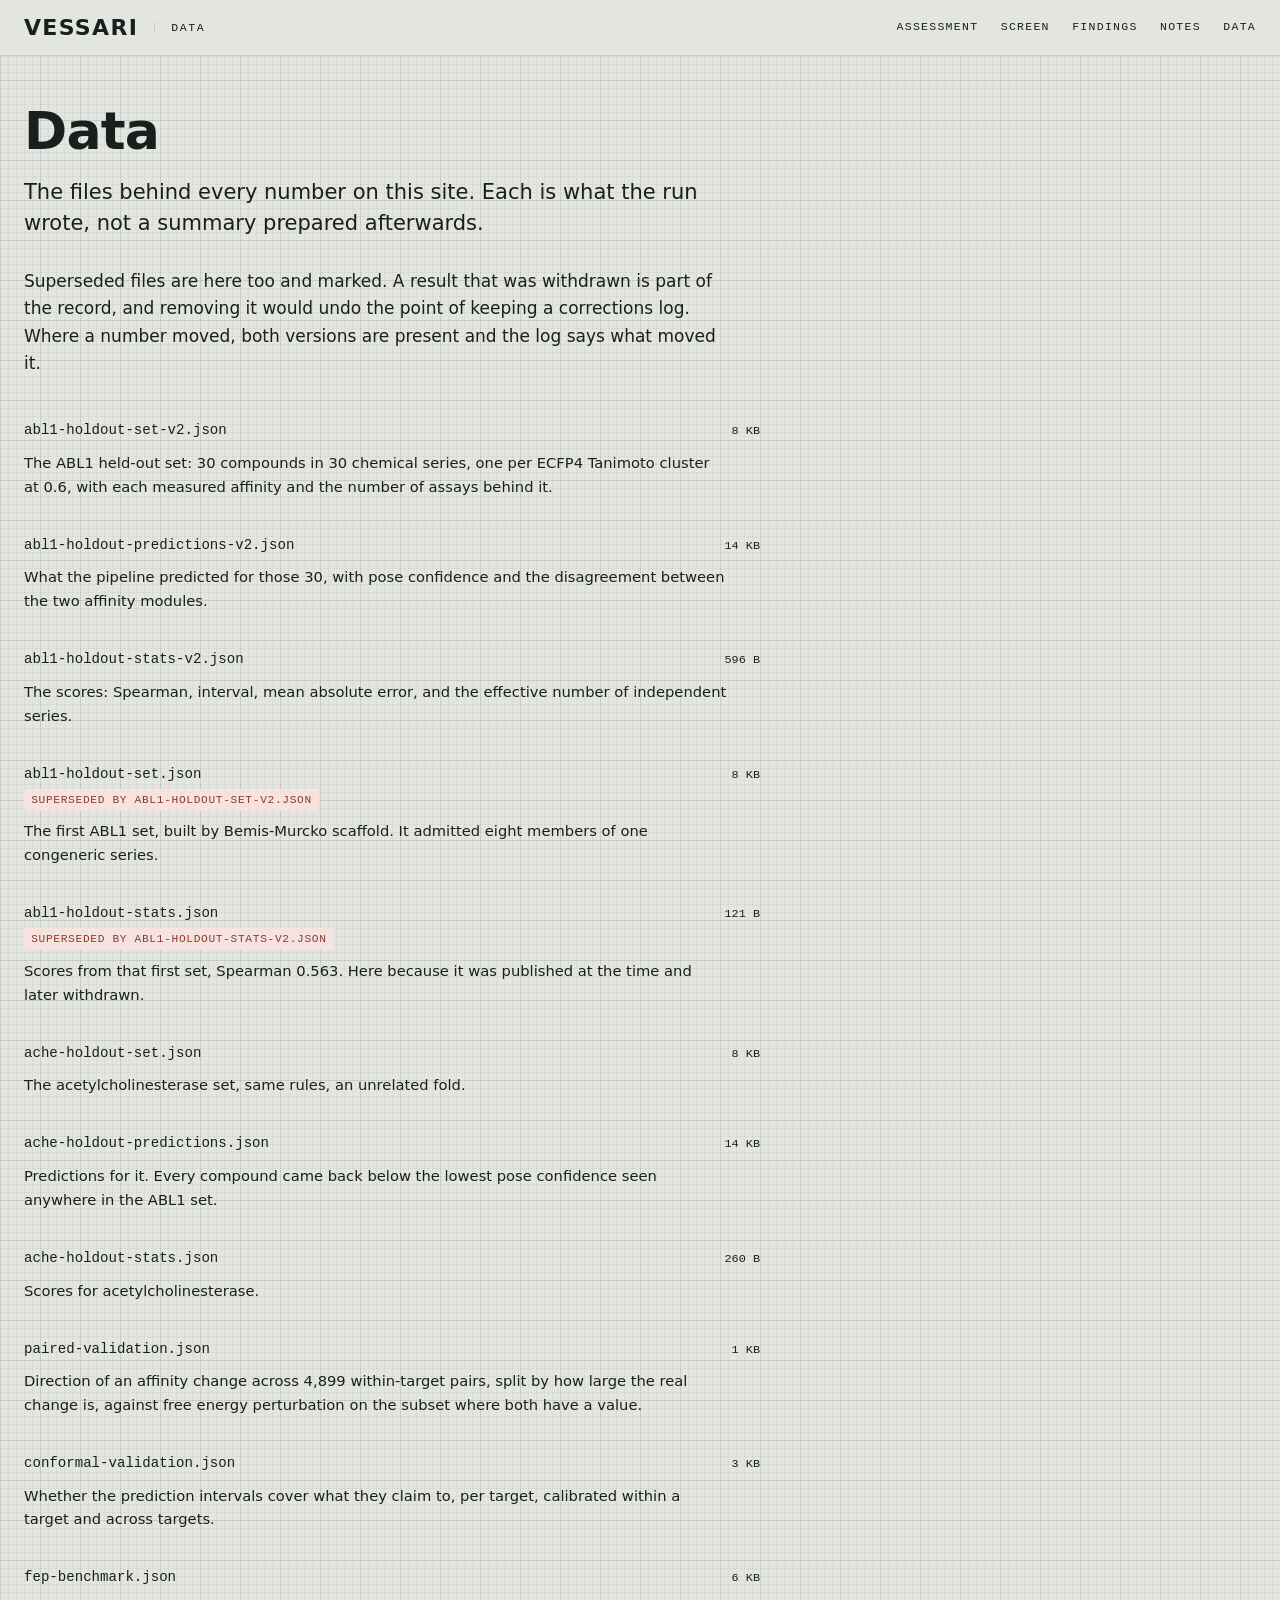
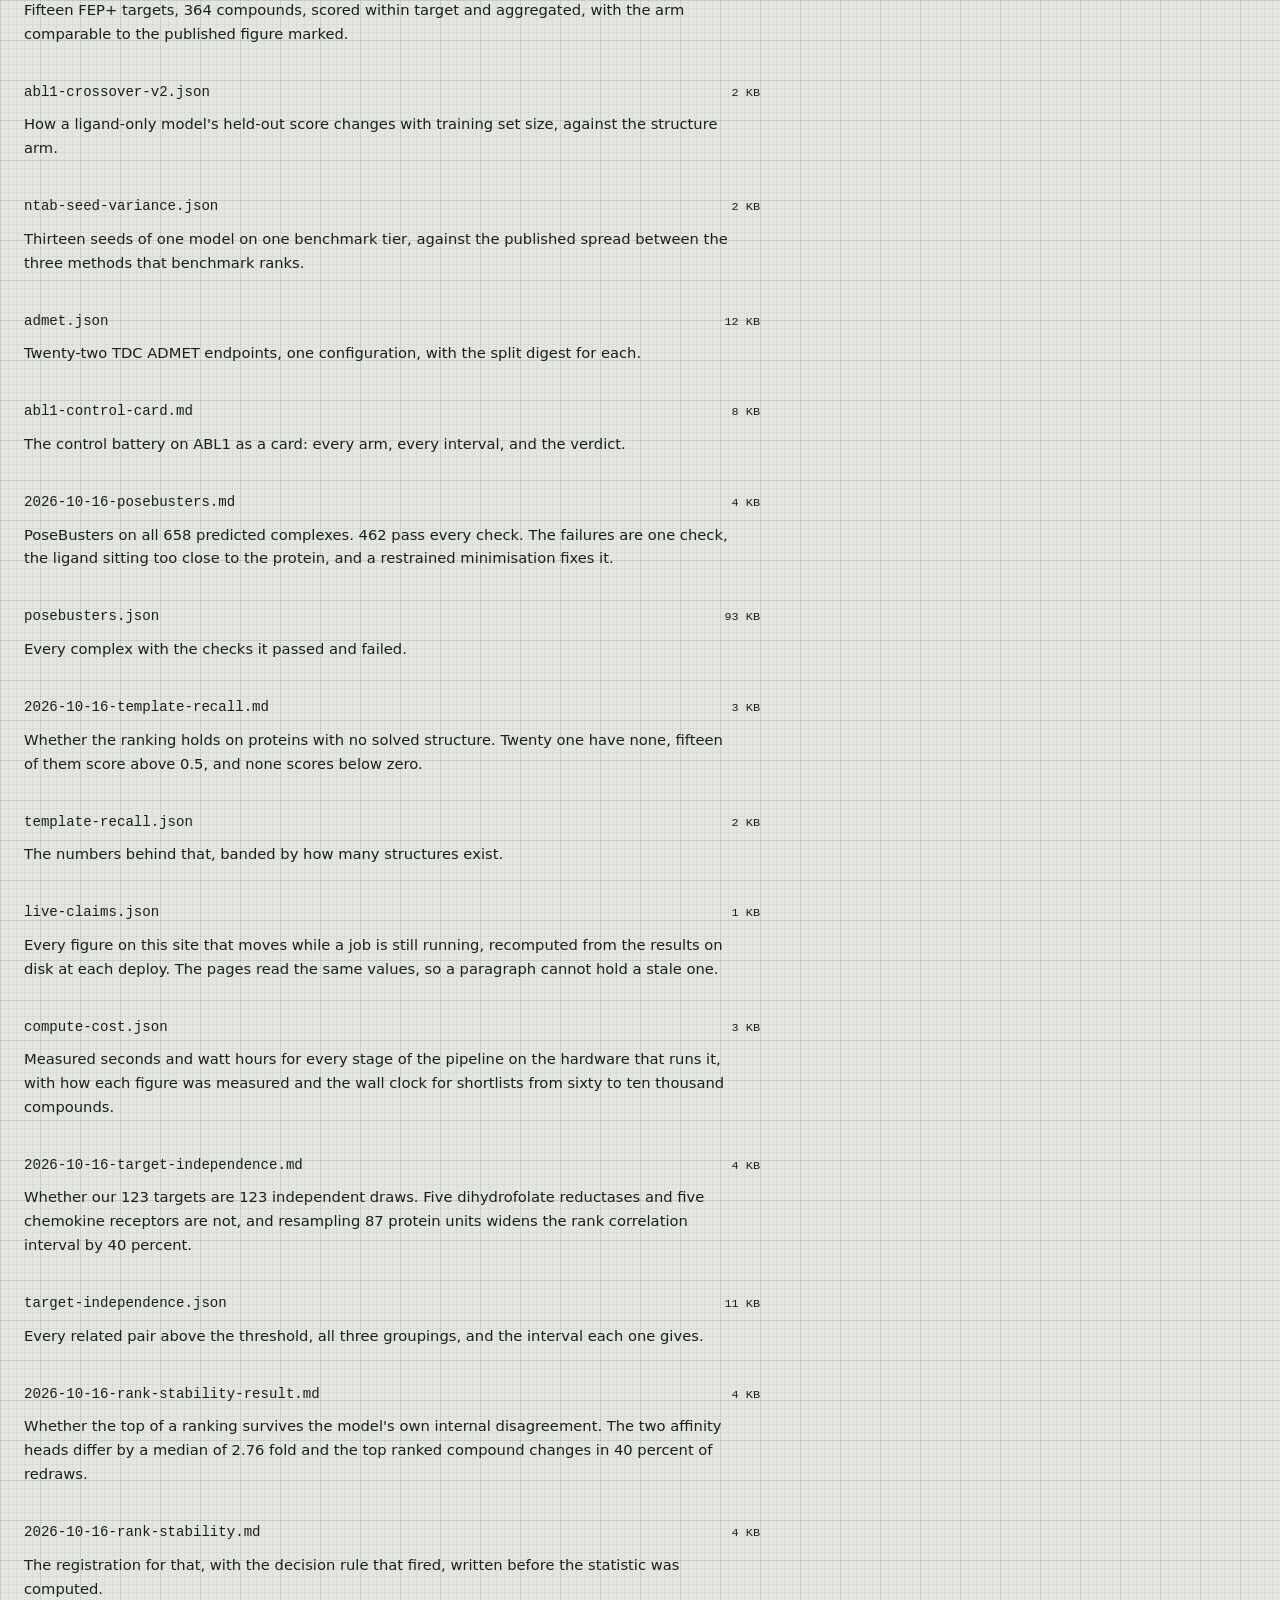
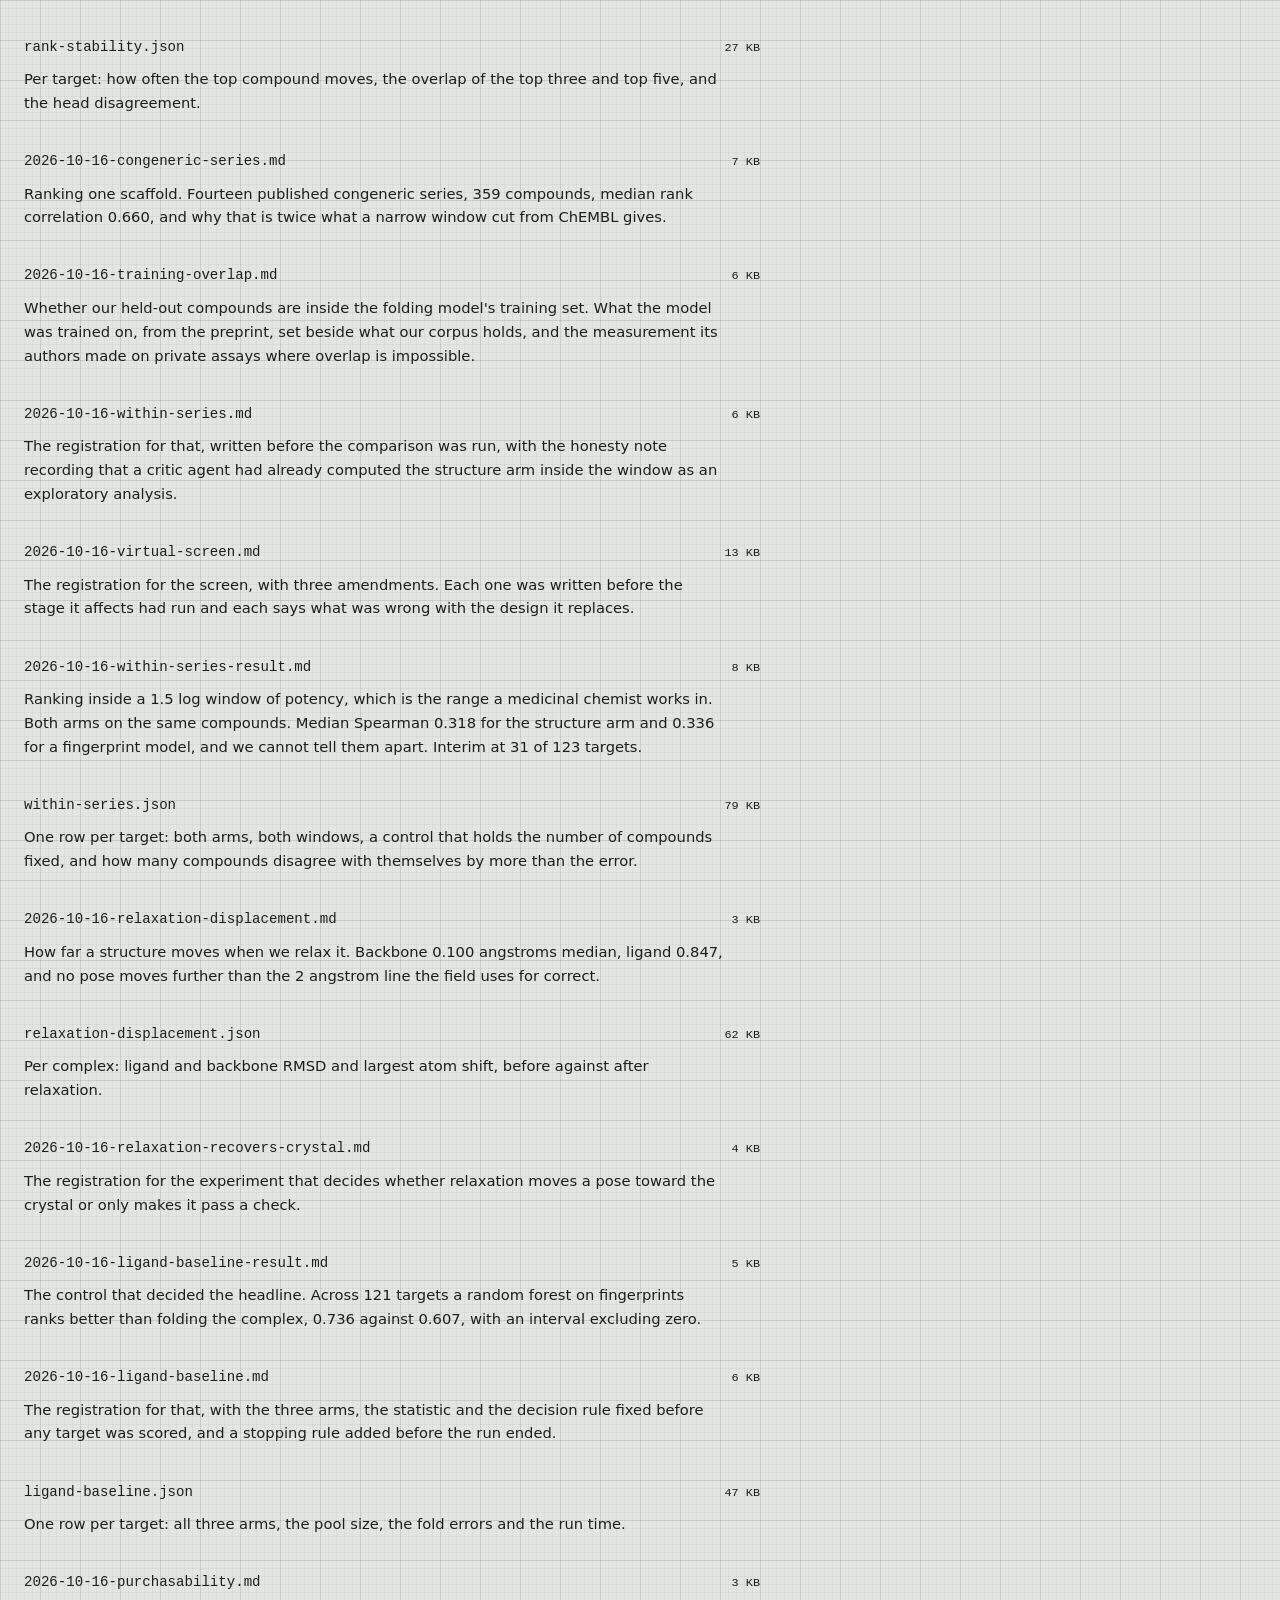
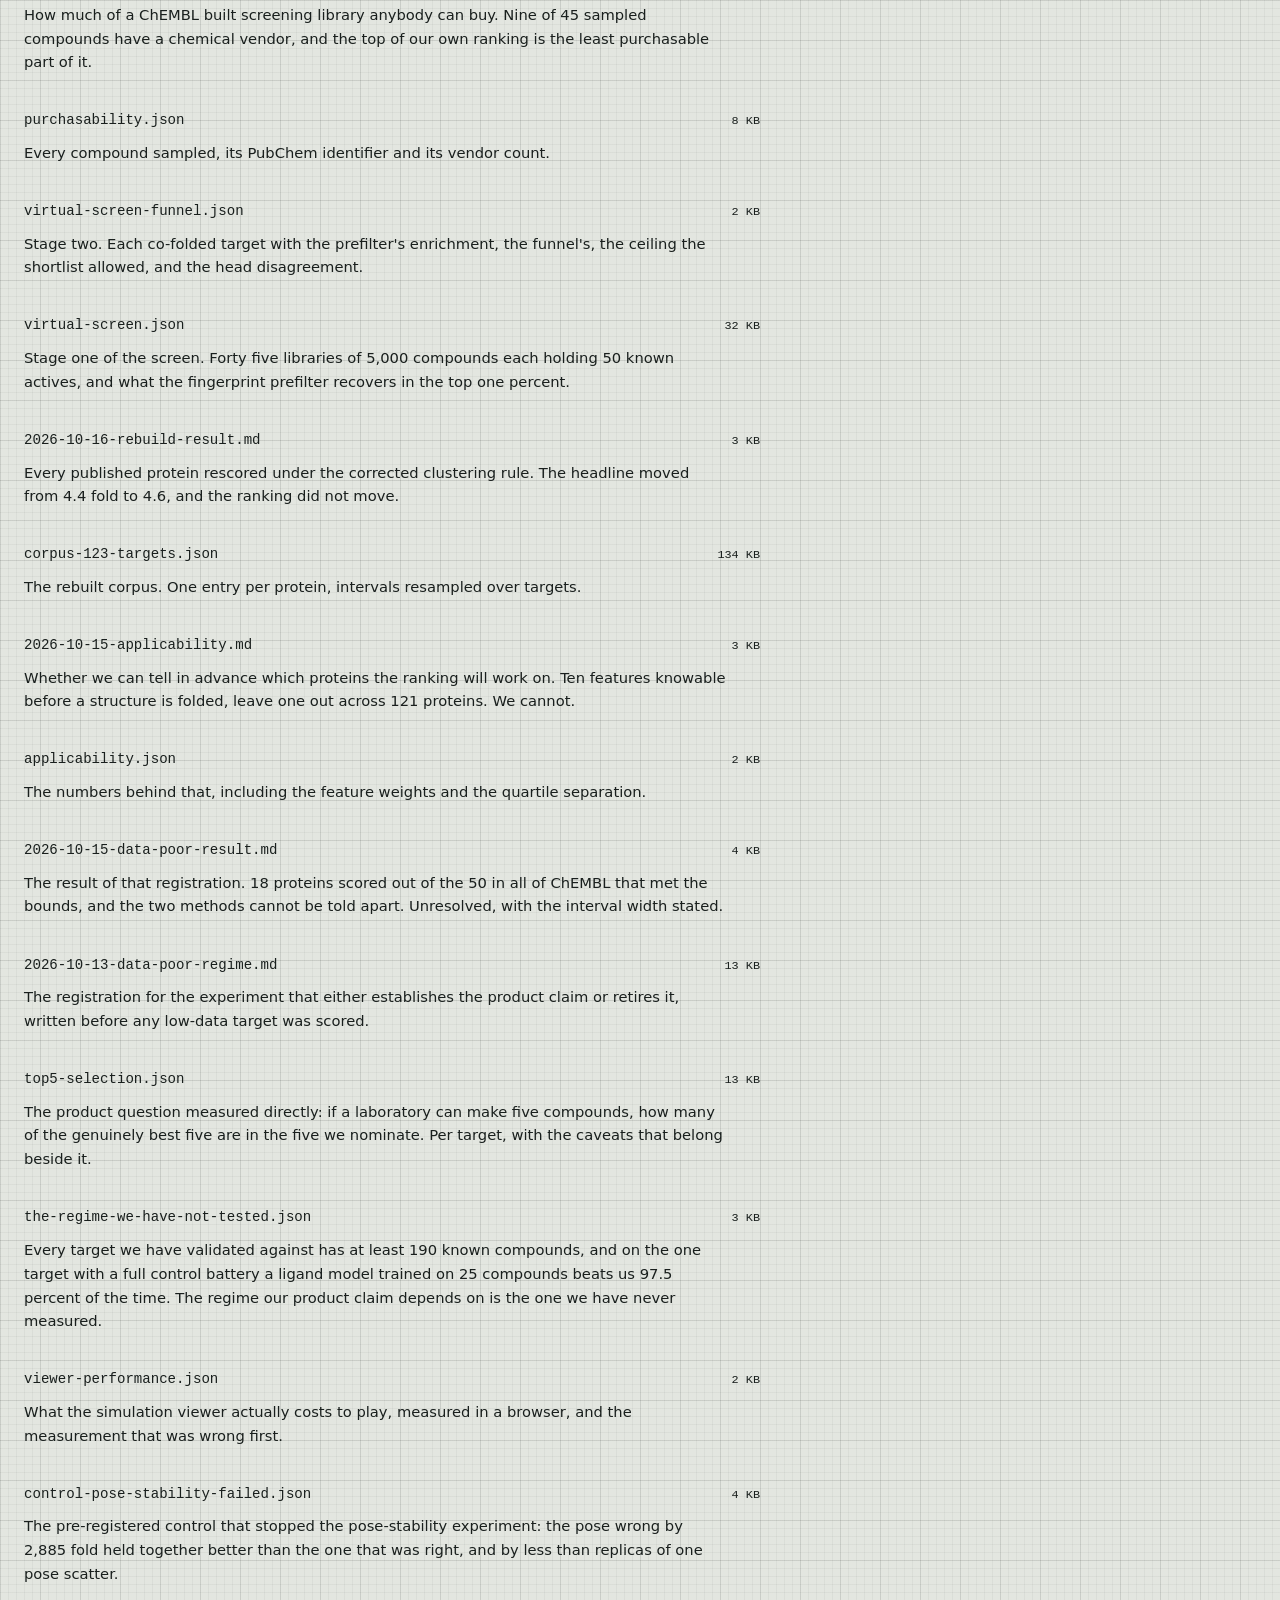
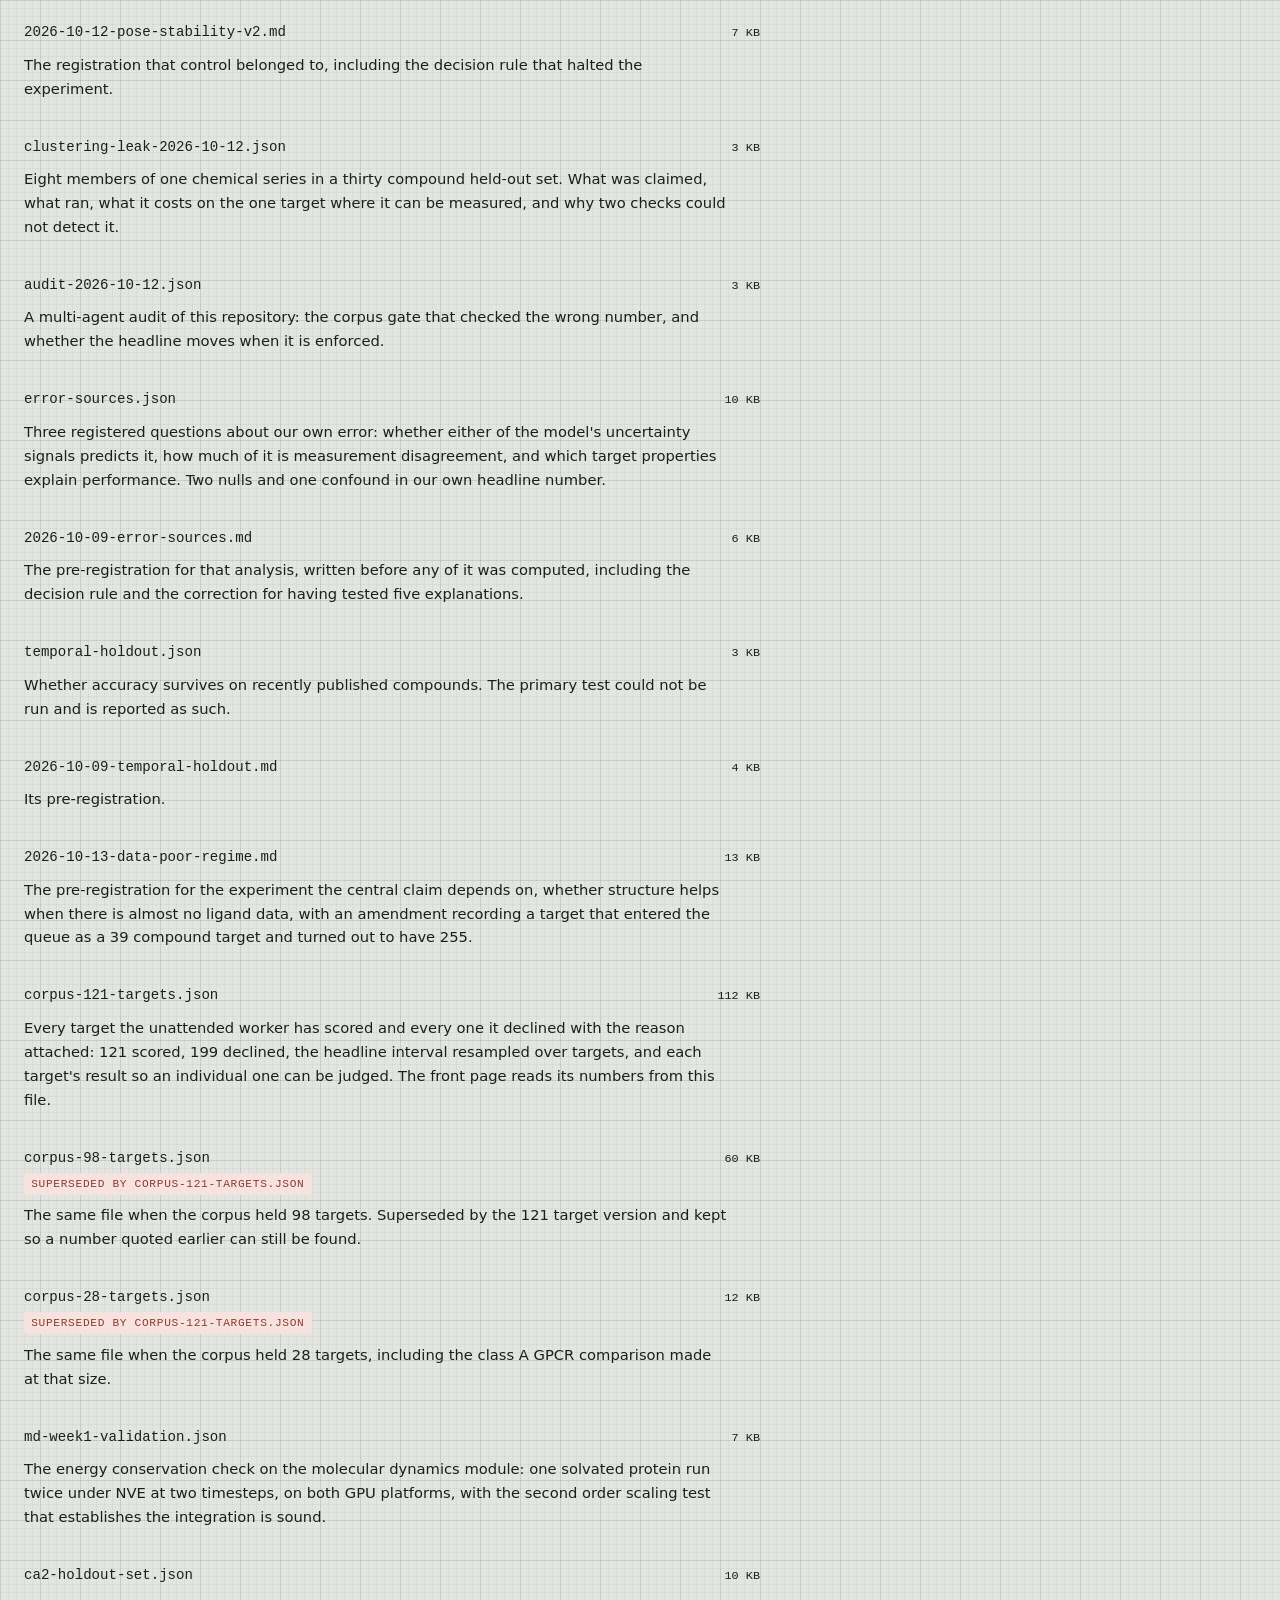
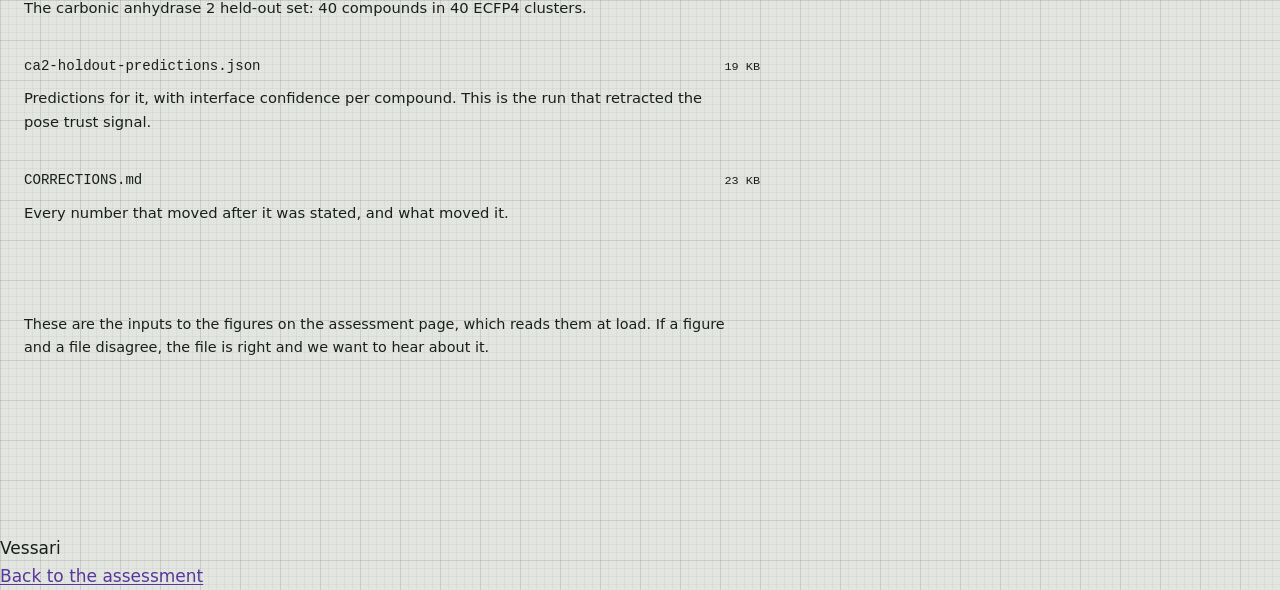
<file: data/index.html>
<!doctype html>
<html lang="en">
<head>
<meta charset="utf-8">
<meta http-equiv="Content-Security-Policy" content="
  default-src 'none'; script-src 'none';
  style-src 'self' 'unsafe-inline' https://fonts.googleapis.com;
  font-src 'self' https://fonts.gstatic.com data:; img-src 'self' data:;
  connect-src 'self'; base-uri 'none'; form-action 'none'; object-src 'none'">
<meta name="referrer" content="no-referrer">
<meta name="viewport" content="width=device-width, initial-scale=1">
<title>Data, Vessari</title>
<meta name="description" content="The result files behind every number on this site, including the ones that were withdrawn.">
<link rel="preconnect" href="https://fonts.googleapis.com">
<link rel="preconnect" href="https://fonts.gstatic.com" crossorigin>
<link href="https://fonts.googleapis.com/css2?family=Barlow+Semi+Condensed:wght@500;600&family=DM+Mono:wght@400;500&family=Source+Sans+3:wght@400;600&display=swap" rel="stylesheet">
<link rel="stylesheet" href="../styles.css">
<link rel="stylesheet" href="../findings/findings.css">
</head>
<body>

<header class="masthead">
  <div class="masthead-in">
    <a class="wordmark" href="../">VESSARI</a>
    <span class="masthead-sub">data</span>
    <nav class="topnav" aria-label="Sections">
      <a href="../">assessment</a>
      <a href="../screen/">screen</a>
      <a href="../findings/">findings</a>
      <a href="../notes/">notes</a>
      <a href="./">data</a>
    </nav>
  </div>
</header>

<main class="strip">
  <div class="f-intro">
    <h1 class="h1">Data</h1>
    <p class="lede">The files behind every number on this site. Each is what the
      run wrote, not a summary prepared afterwards.</p>
    <p class="body">Superseded files are here too and marked. A result that was
      withdrawn is part of the record, and removing it would undo the point of
      keeping a corrections log. Where a number moved, both versions are present
      and the log says what moved it.</p>
  </div>

  <ul class="df-list">
  <li class="df">
    <a class="df-name" href="../data-files/abl1-holdout-set-v2.json">abl1-holdout-set-v2.json</a>
    <span class="df-size">8 KB</span>
    <p class="df-desc">The ABL1 held-out set: 30 compounds in 30 chemical series, one per ECFP4 Tanimoto cluster at 0.6, with each measured affinity and the number of assays behind it.</p>
  </li>
  <li class="df">
    <a class="df-name" href="../data-files/abl1-holdout-predictions-v2.json">abl1-holdout-predictions-v2.json</a>
    <span class="df-size">14 KB</span>
    <p class="df-desc">What the pipeline predicted for those 30, with pose confidence and the disagreement between the two affinity modules.</p>
  </li>
  <li class="df">
    <a class="df-name" href="../data-files/abl1-holdout-stats-v2.json">abl1-holdout-stats-v2.json</a>
    <span class="df-size">596 B</span>
    <p class="df-desc">The scores: Spearman, interval, mean absolute error, and the effective number of independent series.</p>
  </li>
  <li class="df df--old">
    <a class="df-name" href="../data-files/abl1-holdout-set.json">abl1-holdout-set.json</a>
    <span class="df-size">8 KB</span>
    <span class="df-flag">superseded by abl1-holdout-set-v2.json</span>
    <p class="df-desc">The first ABL1 set, built by Bemis-Murcko scaffold. It admitted eight members of one congeneric series.</p>
  </li>
  <li class="df df--old">
    <a class="df-name" href="../data-files/abl1-holdout-stats.json">abl1-holdout-stats.json</a>
    <span class="df-size">121 B</span>
    <span class="df-flag">superseded by abl1-holdout-stats-v2.json</span>
    <p class="df-desc">Scores from that first set, Spearman 0.563. Here because it was published at the time and later withdrawn.</p>
  </li>
  <li class="df">
    <a class="df-name" href="../data-files/ache-holdout-set.json">ache-holdout-set.json</a>
    <span class="df-size">8 KB</span>
    <p class="df-desc">The acetylcholinesterase set, same rules, an unrelated fold.</p>
  </li>
  <li class="df">
    <a class="df-name" href="../data-files/ache-holdout-predictions.json">ache-holdout-predictions.json</a>
    <span class="df-size">14 KB</span>
    <p class="df-desc">Predictions for it. Every compound came back below the lowest pose confidence seen anywhere in the ABL1 set.</p>
  </li>
  <li class="df">
    <a class="df-name" href="../data-files/ache-holdout-stats.json">ache-holdout-stats.json</a>
    <span class="df-size">260 B</span>
    <p class="df-desc">Scores for acetylcholinesterase.</p>
  </li>
  <li class="df">
    <a class="df-name" href="../data-files/paired-validation.json">paired-validation.json</a>
    <span class="df-size">1 KB</span>
    <p class="df-desc">Direction of an affinity change across 4,899 within-target pairs, split by how large the real change is, against free energy perturbation on the subset where both have a value.</p>
  </li>
  <li class="df">
    <a class="df-name" href="../data-files/conformal-validation.json">conformal-validation.json</a>
    <span class="df-size">3 KB</span>
    <p class="df-desc">Whether the prediction intervals cover what they claim to, per target, calibrated within a target and across targets.</p>
  </li>
  <li class="df">
    <a class="df-name" href="../data-files/fep-benchmark.json">fep-benchmark.json</a>
    <span class="df-size">6 KB</span>
    <p class="df-desc">Fifteen FEP+ targets, 364 compounds, scored within target and aggregated, with the arm comparable to the published figure marked.</p>
  </li>
  <li class="df">
    <a class="df-name" href="../data-files/abl1-crossover-v2.json">abl1-crossover-v2.json</a>
    <span class="df-size">2 KB</span>
    <p class="df-desc">How a ligand-only model&#x27;s held-out score changes with training set size, against the structure arm.</p>
  </li>
  <li class="df">
    <a class="df-name" href="../data-files/ntab-seed-variance.json">ntab-seed-variance.json</a>
    <span class="df-size">2 KB</span>
    <p class="df-desc">Thirteen seeds of one model on one benchmark tier, against the published spread between the three methods that benchmark ranks.</p>
  </li>
  <li class="df">
    <a class="df-name" href="../data-files/admet.json">admet.json</a>
    <span class="df-size">12 KB</span>
    <p class="df-desc">Twenty-two TDC ADMET endpoints, one configuration, with the split digest for each.</p>
  </li>
  <li class="df">
    <a class="df-name" href="../data-files/abl1-control-card.md">abl1-control-card.md</a>
    <span class="df-size">8 KB</span>
    <p class="df-desc">The control battery on ABL1 as a card: every arm, every interval, and the verdict.</p>
  </li>
  <li class="df">
    <a class="df-name" href="../data-files/2026-10-16-posebusters.md">2026-10-16-posebusters.md</a>
    <span class="df-size">4 KB</span>
    <p class="df-desc">PoseBusters on all 658 predicted complexes. 462 pass every check. The failures are one check, the ligand sitting too close to the protein, and a restrained minimisation fixes it.</p>
  </li>
  <li class="df">
    <a class="df-name" href="../data-files/posebusters.json">posebusters.json</a>
    <span class="df-size">93 KB</span>
    <p class="df-desc">Every complex with the checks it passed and failed.</p>
  </li>
  <li class="df">
    <a class="df-name" href="../data-files/2026-10-16-template-recall.md">2026-10-16-template-recall.md</a>
    <span class="df-size">3 KB</span>
    <p class="df-desc">Whether the ranking holds on proteins with no solved structure. Twenty one have none, fifteen of them score above 0.5, and none scores below zero.</p>
  </li>
  <li class="df">
    <a class="df-name" href="../data-files/template-recall.json">template-recall.json</a>
    <span class="df-size">2 KB</span>
    <p class="df-desc">The numbers behind that, banded by how many structures exist.</p>
  </li>
  <li class="df">
    <a class="df-name" href="../data-files/live-claims.json">live-claims.json</a>
    <span class="df-size">1 KB</span>
    <p class="df-desc">Every figure on this site that moves while a job is still running, recomputed from the results on disk at each deploy. The pages read the same values, so a paragraph cannot hold a stale one.</p>
  </li>
  <li class="df">
    <a class="df-name" href="../data-files/compute-cost.json">compute-cost.json</a>
    <span class="df-size">3 KB</span>
    <p class="df-desc">Measured seconds and watt hours for every stage of the pipeline on the hardware that runs it, with how each figure was measured and the wall clock for shortlists from sixty to ten thousand compounds.</p>
  </li>
  <li class="df">
    <a class="df-name" href="../data-files/2026-10-16-target-independence.md">2026-10-16-target-independence.md</a>
    <span class="df-size">4 KB</span>
    <p class="df-desc">Whether our 123 targets are 123 independent draws. Five dihydrofolate reductases and five chemokine receptors are not, and resampling 87 protein units widens the rank correlation interval by 40 percent.</p>
  </li>
  <li class="df">
    <a class="df-name" href="../data-files/target-independence.json">target-independence.json</a>
    <span class="df-size">11 KB</span>
    <p class="df-desc">Every related pair above the threshold, all three groupings, and the interval each one gives.</p>
  </li>
  <li class="df">
    <a class="df-name" href="../data-files/2026-10-16-rank-stability-result.md">2026-10-16-rank-stability-result.md</a>
    <span class="df-size">4 KB</span>
    <p class="df-desc">Whether the top of a ranking survives the model&#x27;s own internal disagreement. The two affinity heads differ by a median of 2.76 fold and the top ranked compound changes in 40 percent of redraws.</p>
  </li>
  <li class="df">
    <a class="df-name" href="../data-files/2026-10-16-rank-stability.md">2026-10-16-rank-stability.md</a>
    <span class="df-size">4 KB</span>
    <p class="df-desc">The registration for that, with the decision rule that fired, written before the statistic was computed.</p>
  </li>
  <li class="df">
    <a class="df-name" href="../data-files/rank-stability.json">rank-stability.json</a>
    <span class="df-size">27 KB</span>
    <p class="df-desc">Per target: how often the top compound moves, the overlap of the top three and top five, and the head disagreement.</p>
  </li>
  <li class="df">
    <a class="df-name" href="../data-files/2026-10-16-congeneric-series.md">2026-10-16-congeneric-series.md</a>
    <span class="df-size">7 KB</span>
    <p class="df-desc">Ranking one scaffold. Fourteen published congeneric series, 359 compounds, median rank correlation 0.660, and why that is twice what a narrow window cut from ChEMBL gives.</p>
  </li>
  <li class="df">
    <a class="df-name" href="../data-files/2026-10-16-training-overlap.md">2026-10-16-training-overlap.md</a>
    <span class="df-size">6 KB</span>
    <p class="df-desc">Whether our held-out compounds are inside the folding model&#x27;s training set. What the model was trained on, from the preprint, set beside what our corpus holds, and the measurement its authors made on private assays where overlap is impossible.</p>
  </li>
  <li class="df">
    <a class="df-name" href="../data-files/2026-10-16-within-series.md">2026-10-16-within-series.md</a>
    <span class="df-size">6 KB</span>
    <p class="df-desc">The registration for that, written before the comparison was run, with the honesty note recording that a critic agent had already computed the structure arm inside the window as an exploratory analysis.</p>
  </li>
  <li class="df">
    <a class="df-name" href="../data-files/2026-10-16-virtual-screen.md">2026-10-16-virtual-screen.md</a>
    <span class="df-size">13 KB</span>
    <p class="df-desc">The registration for the screen, with three amendments. Each one was written before the stage it affects had run and each says what was wrong with the design it replaces.</p>
  </li>
  <li class="df">
    <a class="df-name" href="../data-files/2026-10-16-within-series-result.md">2026-10-16-within-series-result.md</a>
    <span class="df-size">8 KB</span>
    <p class="df-desc">Ranking inside a 1.5 log window of potency, which is the range a medicinal chemist works in. Both arms on the same compounds. Median Spearman 0.318 for the structure arm and 0.336 for a fingerprint model, and we cannot tell them apart. Interim at 31 of 123 targets.</p>
  </li>
  <li class="df">
    <a class="df-name" href="../data-files/within-series.json">within-series.json</a>
    <span class="df-size">79 KB</span>
    <p class="df-desc">One row per target: both arms, both windows, a control that holds the number of compounds fixed, and how many compounds disagree with themselves by more than the error.</p>
  </li>
  <li class="df">
    <a class="df-name" href="../data-files/2026-10-16-relaxation-displacement.md">2026-10-16-relaxation-displacement.md</a>
    <span class="df-size">3 KB</span>
    <p class="df-desc">How far a structure moves when we relax it. Backbone 0.100 angstroms median, ligand 0.847, and no pose moves further than the 2 angstrom line the field uses for correct.</p>
  </li>
  <li class="df">
    <a class="df-name" href="../data-files/relaxation-displacement.json">relaxation-displacement.json</a>
    <span class="df-size">62 KB</span>
    <p class="df-desc">Per complex: ligand and backbone RMSD and largest atom shift, before against after relaxation.</p>
  </li>
  <li class="df">
    <a class="df-name" href="../data-files/2026-10-16-relaxation-recovers-crystal.md">2026-10-16-relaxation-recovers-crystal.md</a>
    <span class="df-size">4 KB</span>
    <p class="df-desc">The registration for the experiment that decides whether relaxation moves a pose toward the crystal or only makes it pass a check.</p>
  </li>
  <li class="df">
    <a class="df-name" href="../data-files/2026-10-16-ligand-baseline-result.md">2026-10-16-ligand-baseline-result.md</a>
    <span class="df-size">5 KB</span>
    <p class="df-desc">The control that decided the headline. Across 121 targets a random forest on fingerprints ranks better than folding the complex, 0.736 against 0.607, with an interval excluding zero.</p>
  </li>
  <li class="df">
    <a class="df-name" href="../data-files/2026-10-16-ligand-baseline.md">2026-10-16-ligand-baseline.md</a>
    <span class="df-size">6 KB</span>
    <p class="df-desc">The registration for that, with the three arms, the statistic and the decision rule fixed before any target was scored, and a stopping rule added before the run ended.</p>
  </li>
  <li class="df">
    <a class="df-name" href="../data-files/ligand-baseline.json">ligand-baseline.json</a>
    <span class="df-size">47 KB</span>
    <p class="df-desc">One row per target: all three arms, the pool size, the fold errors and the run time.</p>
  </li>
  <li class="df">
    <a class="df-name" href="../data-files/2026-10-16-purchasability.md">2026-10-16-purchasability.md</a>
    <span class="df-size">3 KB</span>
    <p class="df-desc">How much of a ChEMBL built screening library anybody can buy. Nine of 45 sampled compounds have a chemical vendor, and the top of our own ranking is the least purchasable part of it.</p>
  </li>
  <li class="df">
    <a class="df-name" href="../data-files/purchasability.json">purchasability.json</a>
    <span class="df-size">8 KB</span>
    <p class="df-desc">Every compound sampled, its PubChem identifier and its vendor count.</p>
  </li>
  <li class="df">
    <a class="df-name" href="../data-files/virtual-screen-funnel.json">virtual-screen-funnel.json</a>
    <span class="df-size">2 KB</span>
    <p class="df-desc">Stage two. Each co-folded target with the prefilter&#x27;s enrichment, the funnel&#x27;s, the ceiling the shortlist allowed, and the head disagreement.</p>
  </li>
  <li class="df">
    <a class="df-name" href="../data-files/virtual-screen.json">virtual-screen.json</a>
    <span class="df-size">32 KB</span>
    <p class="df-desc">Stage one of the screen. Forty five libraries of 5,000 compounds each holding 50 known actives, and what the fingerprint prefilter recovers in the top one percent.</p>
  </li>
  <li class="df">
    <a class="df-name" href="../data-files/2026-10-16-rebuild-result.md">2026-10-16-rebuild-result.md</a>
    <span class="df-size">3 KB</span>
    <p class="df-desc">Every published protein rescored under the corrected clustering rule. The headline moved from 4.4 fold to 4.6, and the ranking did not move.</p>
  </li>
  <li class="df">
    <a class="df-name" href="../data-files/corpus-123-targets.json">corpus-123-targets.json</a>
    <span class="df-size">134 KB</span>
    <p class="df-desc">The rebuilt corpus. One entry per protein, intervals resampled over targets.</p>
  </li>
  <li class="df">
    <a class="df-name" href="../data-files/2026-10-15-applicability.md">2026-10-15-applicability.md</a>
    <span class="df-size">3 KB</span>
    <p class="df-desc">Whether we can tell in advance which proteins the ranking will work on. Ten features knowable before a structure is folded, leave one out across 121 proteins. We cannot.</p>
  </li>
  <li class="df">
    <a class="df-name" href="../data-files/applicability.json">applicability.json</a>
    <span class="df-size">2 KB</span>
    <p class="df-desc">The numbers behind that, including the feature weights and the quartile separation.</p>
  </li>
  <li class="df">
    <a class="df-name" href="../data-files/2026-10-15-data-poor-result.md">2026-10-15-data-poor-result.md</a>
    <span class="df-size">4 KB</span>
    <p class="df-desc">The result of that registration. 18 proteins scored out of the 50 in all of ChEMBL that met the bounds, and the two methods cannot be told apart. Unresolved, with the interval width stated.</p>
  </li>
  <li class="df">
    <a class="df-name" href="../data-files/2026-10-13-data-poor-regime.md">2026-10-13-data-poor-regime.md</a>
    <span class="df-size">13 KB</span>
    <p class="df-desc">The registration for the experiment that either establishes the product claim or retires it, written before any low-data target was scored.</p>
  </li>
  <li class="df">
    <a class="df-name" href="../data-files/top5-selection.json">top5-selection.json</a>
    <span class="df-size">13 KB</span>
    <p class="df-desc">The product question measured directly: if a laboratory can make five compounds, how many of the genuinely best five are in the five we nominate. Per target, with the caveats that belong beside it.</p>
  </li>
  <li class="df">
    <a class="df-name" href="../data-files/the-regime-we-have-not-tested.json">the-regime-we-have-not-tested.json</a>
    <span class="df-size">3 KB</span>
    <p class="df-desc">Every target we have validated against has at least 190 known compounds, and on the one target with a full control battery a ligand model trained on 25 compounds beats us 97.5 percent of the time. The regime our product claim depends on is the one we have never measured.</p>
  </li>
  <li class="df">
    <a class="df-name" href="../data-files/viewer-performance.json">viewer-performance.json</a>
    <span class="df-size">2 KB</span>
    <p class="df-desc">What the simulation viewer actually costs to play, measured in a browser, and the measurement that was wrong first.</p>
  </li>
  <li class="df">
    <a class="df-name" href="../data-files/control-pose-stability-failed.json">control-pose-stability-failed.json</a>
    <span class="df-size">4 KB</span>
    <p class="df-desc">The pre-registered control that stopped the pose-stability experiment: the pose wrong by 2,885 fold held together better than the one that was right, and by less than replicas of one pose scatter.</p>
  </li>
  <li class="df">
    <a class="df-name" href="../data-files/2026-10-12-pose-stability-v2.md">2026-10-12-pose-stability-v2.md</a>
    <span class="df-size">7 KB</span>
    <p class="df-desc">The registration that control belonged to, including the decision rule that halted the experiment.</p>
  </li>
  <li class="df">
    <a class="df-name" href="../data-files/clustering-leak-2026-10-12.json">clustering-leak-2026-10-12.json</a>
    <span class="df-size">3 KB</span>
    <p class="df-desc">Eight members of one chemical series in a thirty compound held-out set. What was claimed, what ran, what it costs on the one target where it can be measured, and why two checks could not detect it.</p>
  </li>
  <li class="df">
    <a class="df-name" href="../data-files/audit-2026-10-12.json">audit-2026-10-12.json</a>
    <span class="df-size">3 KB</span>
    <p class="df-desc">A multi-agent audit of this repository: the corpus gate that checked the wrong number, and whether the headline moves when it is enforced.</p>
  </li>
  <li class="df">
    <a class="df-name" href="../data-files/error-sources.json">error-sources.json</a>
    <span class="df-size">10 KB</span>
    <p class="df-desc">Three registered questions about our own error: whether either of the model&#x27;s uncertainty signals predicts it, how much of it is measurement disagreement, and which target properties explain performance. Two nulls and one confound in our own headline number.</p>
  </li>
  <li class="df">
    <a class="df-name" href="../data-files/2026-10-09-error-sources.md">2026-10-09-error-sources.md</a>
    <span class="df-size">6 KB</span>
    <p class="df-desc">The pre-registration for that analysis, written before any of it was computed, including the decision rule and the correction for having tested five explanations.</p>
  </li>
  <li class="df">
    <a class="df-name" href="../data-files/temporal-holdout.json">temporal-holdout.json</a>
    <span class="df-size">3 KB</span>
    <p class="df-desc">Whether accuracy survives on recently published compounds. The primary test could not be run and is reported as such.</p>
  </li>
  <li class="df">
    <a class="df-name" href="../data-files/2026-10-09-temporal-holdout.md">2026-10-09-temporal-holdout.md</a>
    <span class="df-size">4 KB</span>
    <p class="df-desc">Its pre-registration.</p>
  </li>
  <li class="df">
    <a class="df-name" href="../data-files/2026-10-13-data-poor-regime.md">2026-10-13-data-poor-regime.md</a>
    <span class="df-size">13 KB</span>
    <p class="df-desc">The pre-registration for the experiment the central claim depends on, whether structure helps when there is almost no ligand data, with an amendment recording a target that entered the queue as a 39 compound target and turned out to have 255.</p>
  </li>
  <li class="df">
    <a class="df-name" href="../data-files/corpus-121-targets.json">corpus-121-targets.json</a>
    <span class="df-size">112 KB</span>
    <p class="df-desc">Every target the unattended worker has scored and every one it declined with the reason attached: 121 scored, 199 declined, the headline interval resampled over targets, and each target&#x27;s result so an individual one can be judged. The front page reads its numbers from this file.</p>
  </li>
  <li class="df df--old">
    <a class="df-name" href="../data-files/corpus-98-targets.json">corpus-98-targets.json</a>
    <span class="df-size">60 KB</span>
    <span class="df-flag">superseded by corpus-121-targets.json</span>
    <p class="df-desc">The same file when the corpus held 98 targets. Superseded by the 121 target version and kept so a number quoted earlier can still be found.</p>
  </li>
  <li class="df df--old">
    <a class="df-name" href="../data-files/corpus-28-targets.json">corpus-28-targets.json</a>
    <span class="df-size">12 KB</span>
    <span class="df-flag">superseded by corpus-121-targets.json</span>
    <p class="df-desc">The same file when the corpus held 28 targets, including the class A GPCR comparison made at that size.</p>
  </li>
  <li class="df">
    <a class="df-name" href="../data-files/md-week1-validation.json">md-week1-validation.json</a>
    <span class="df-size">7 KB</span>
    <p class="df-desc">The energy conservation check on the molecular dynamics module: one solvated protein run twice under NVE at two timesteps, on both GPU platforms, with the second order scaling test that establishes the integration is sound.</p>
  </li>
  <li class="df">
    <a class="df-name" href="../data-files/ca2-holdout-set.json">ca2-holdout-set.json</a>
    <span class="df-size">10 KB</span>
    <p class="df-desc">The carbonic anhydrase 2 held-out set: 40 compounds in 40 ECFP4 clusters.</p>
  </li>
  <li class="df">
    <a class="df-name" href="../data-files/ca2-holdout-predictions.json">ca2-holdout-predictions.json</a>
    <span class="df-size">19 KB</span>
    <p class="df-desc">Predictions for it, with interface confidence per compound. This is the run that retracted the pose trust signal.</p>
  </li>
  <li class="df">
    <a class="df-name" href="../data-files/CORRECTIONS.md">CORRECTIONS.md</a>
    <span class="df-size">23 KB</span>
    <p class="df-desc">Every number that moved after it was stated, and what moved it.</p>
  </li>
  </ul>

  <p class="f-foot">These are the inputs to the figures on the assessment page,
    which reads them at load. If a figure and a file disagree, the file is right
    and we want to hear about it.</p>
</main>

<footer class="foot">
  <div class="foot-inner">
    <span>Vessari</span>
    <nav><a href="../">Back to the assessment</a></nav>
  </div>
</footer>
</body></html>
</file>
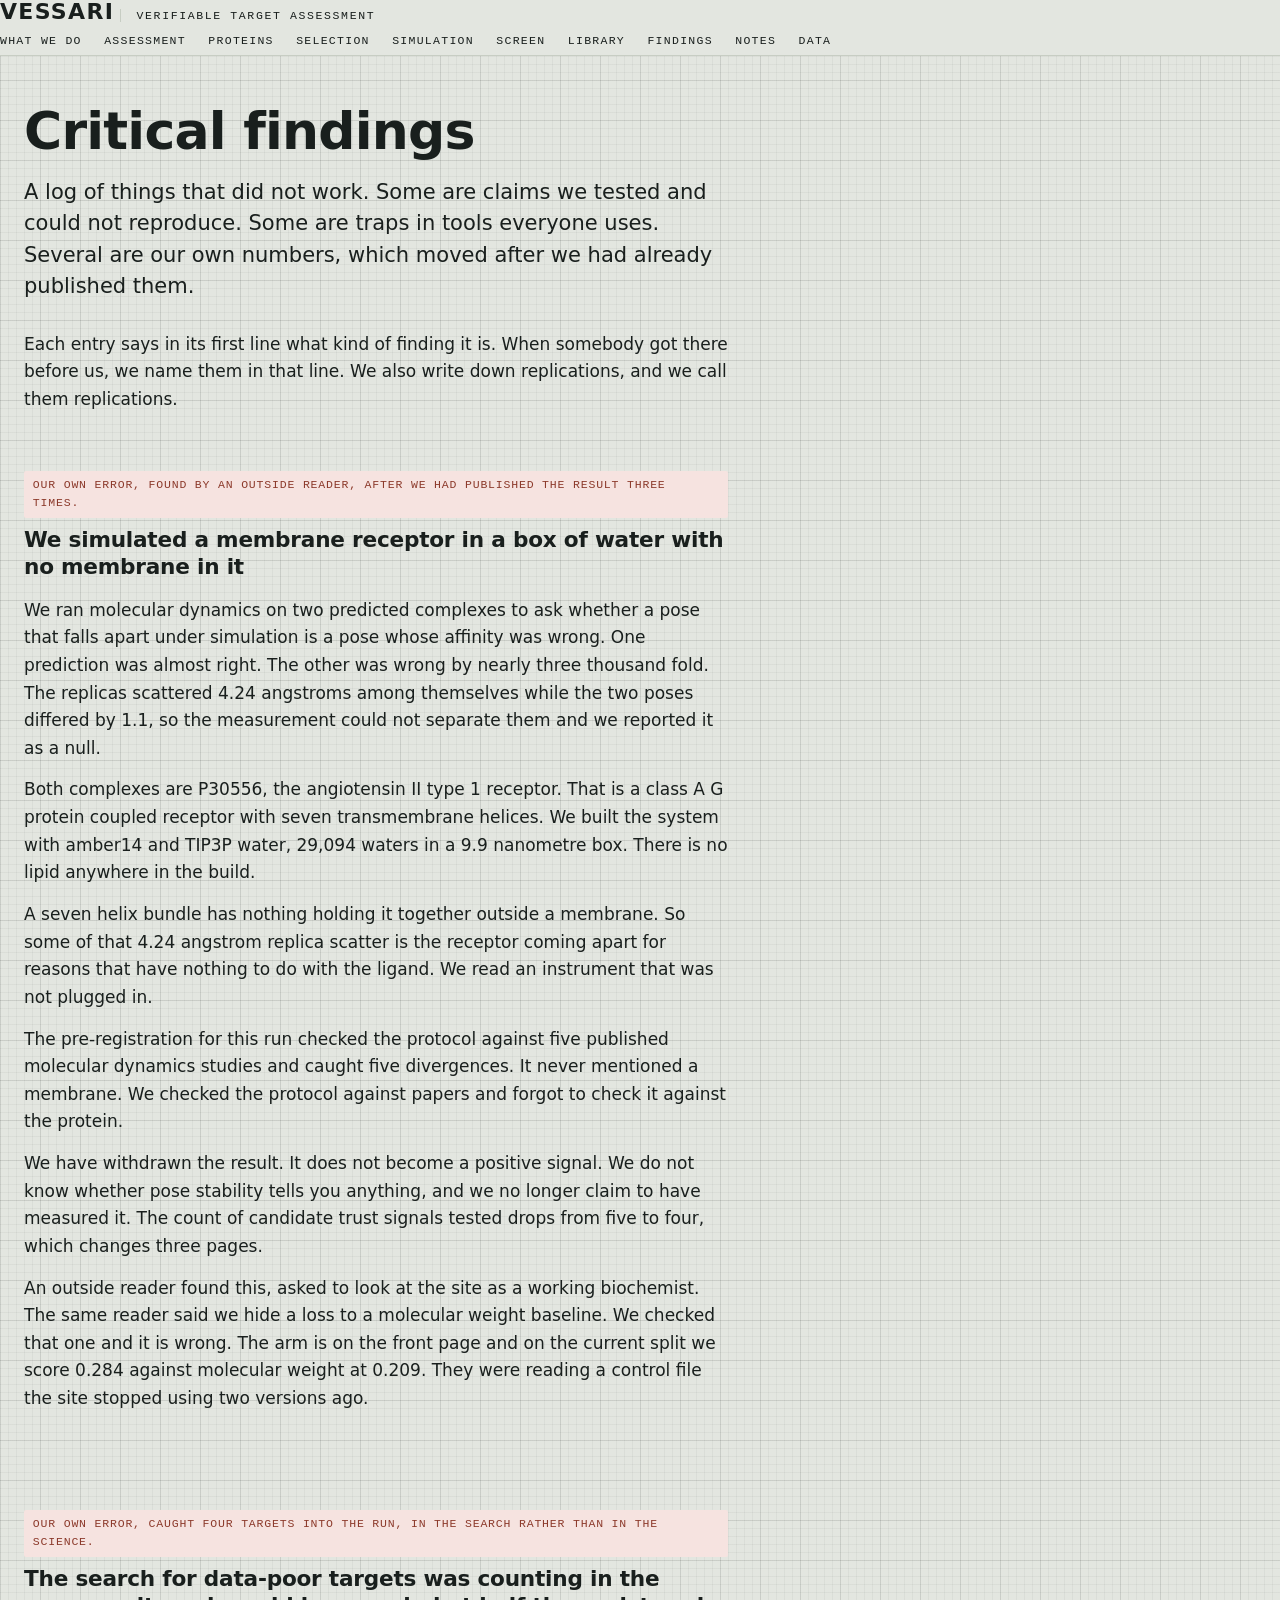
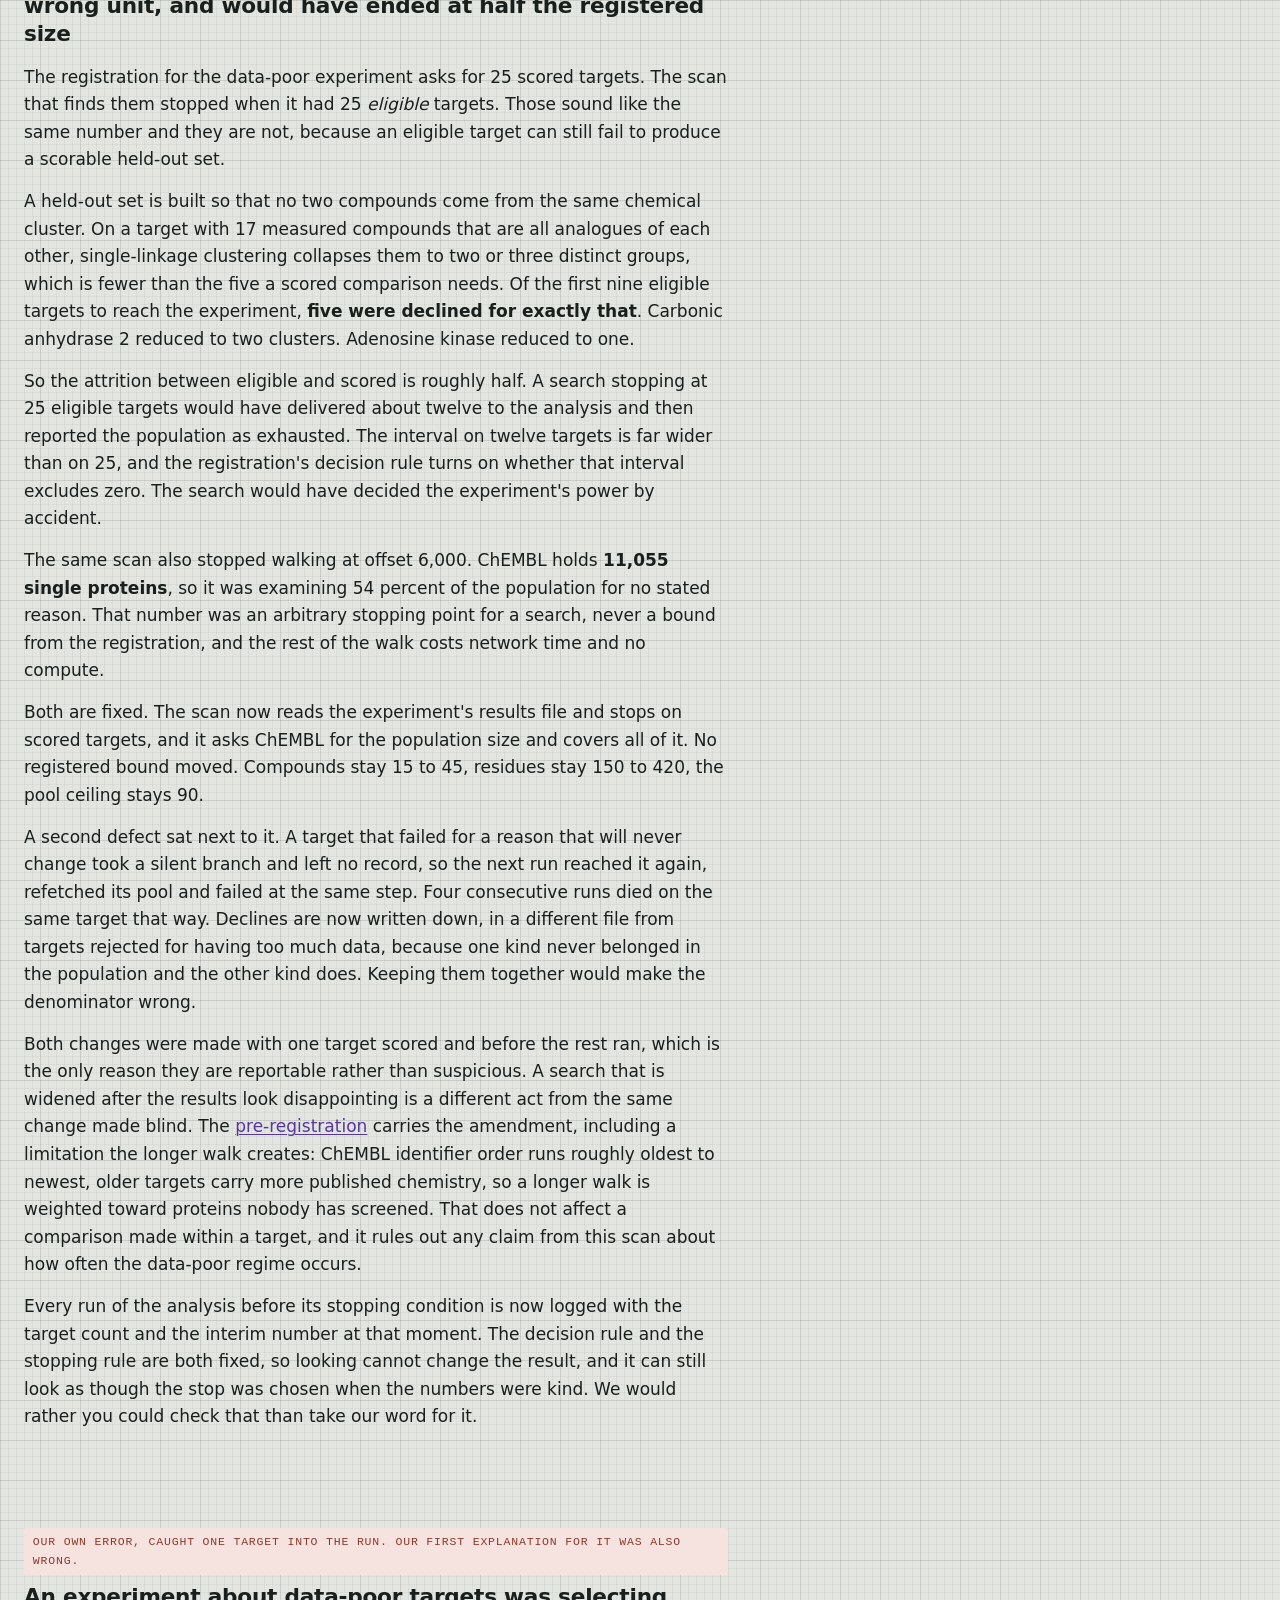
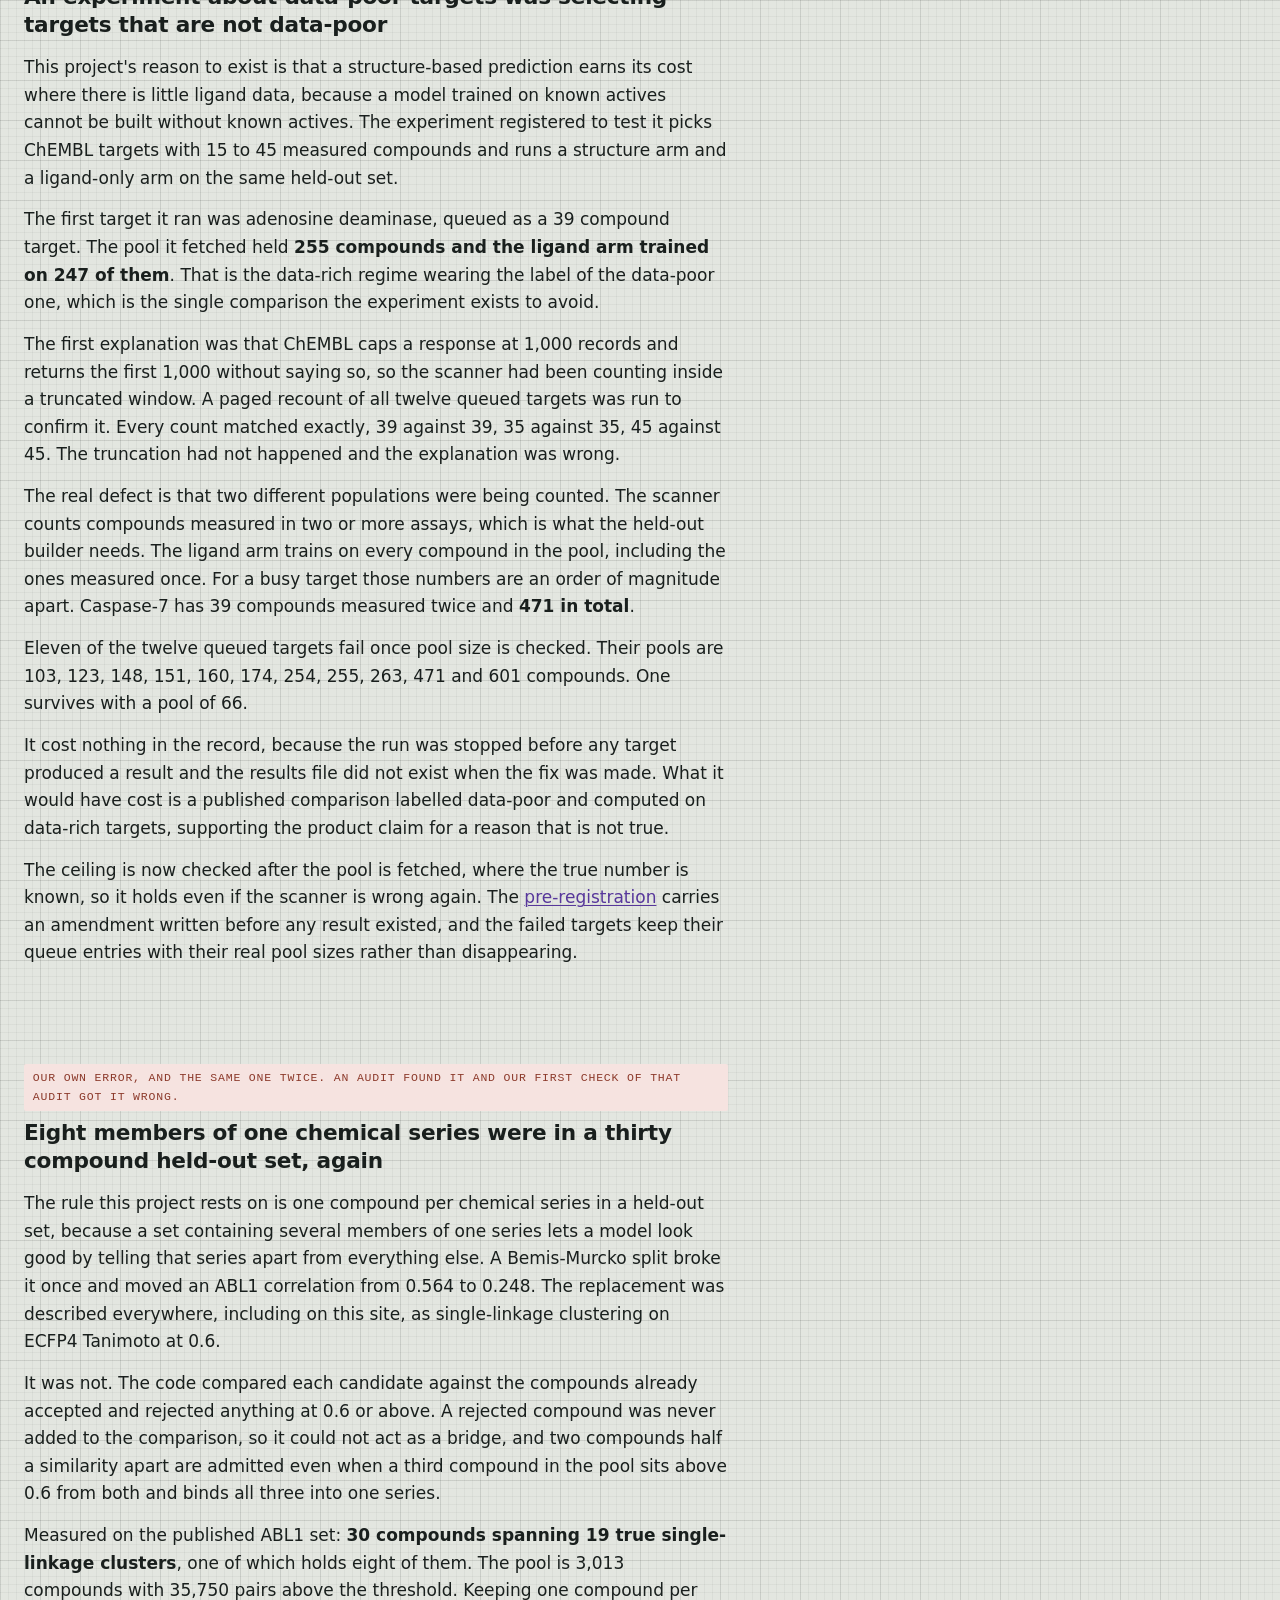
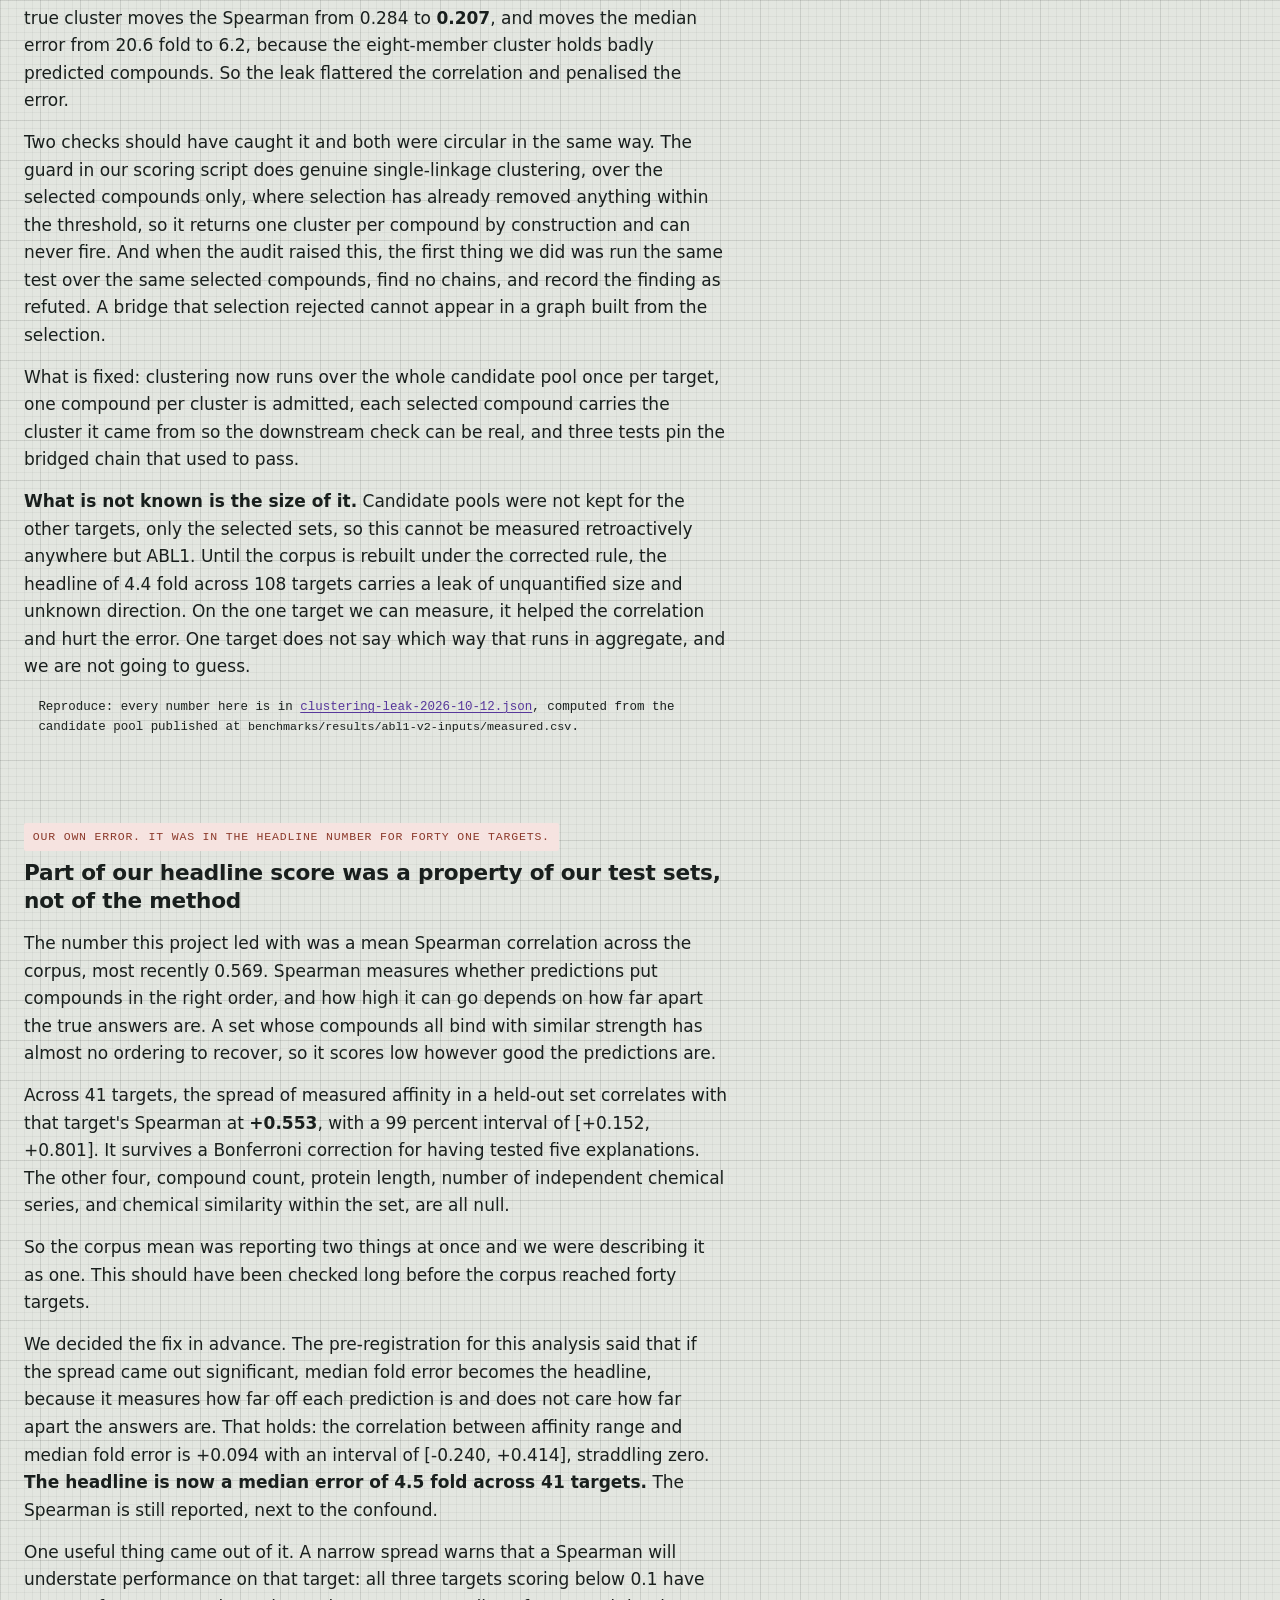
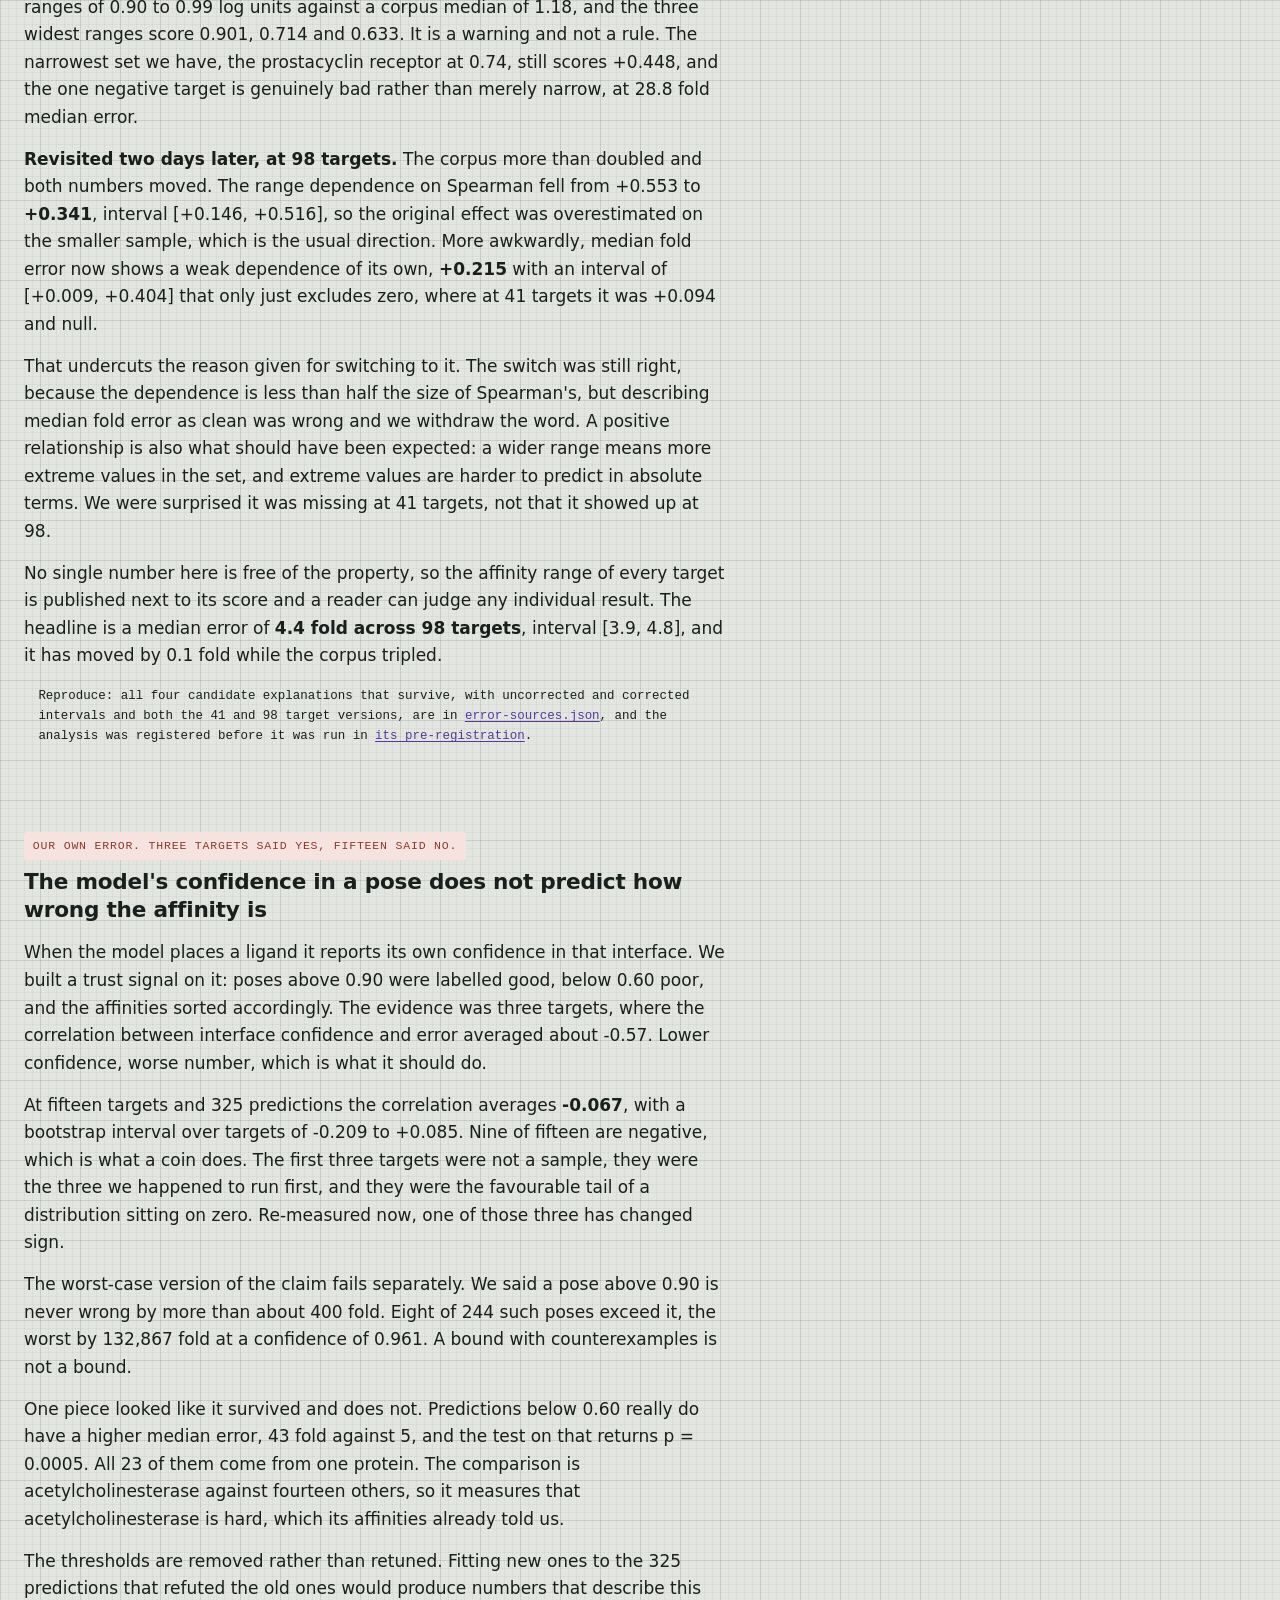
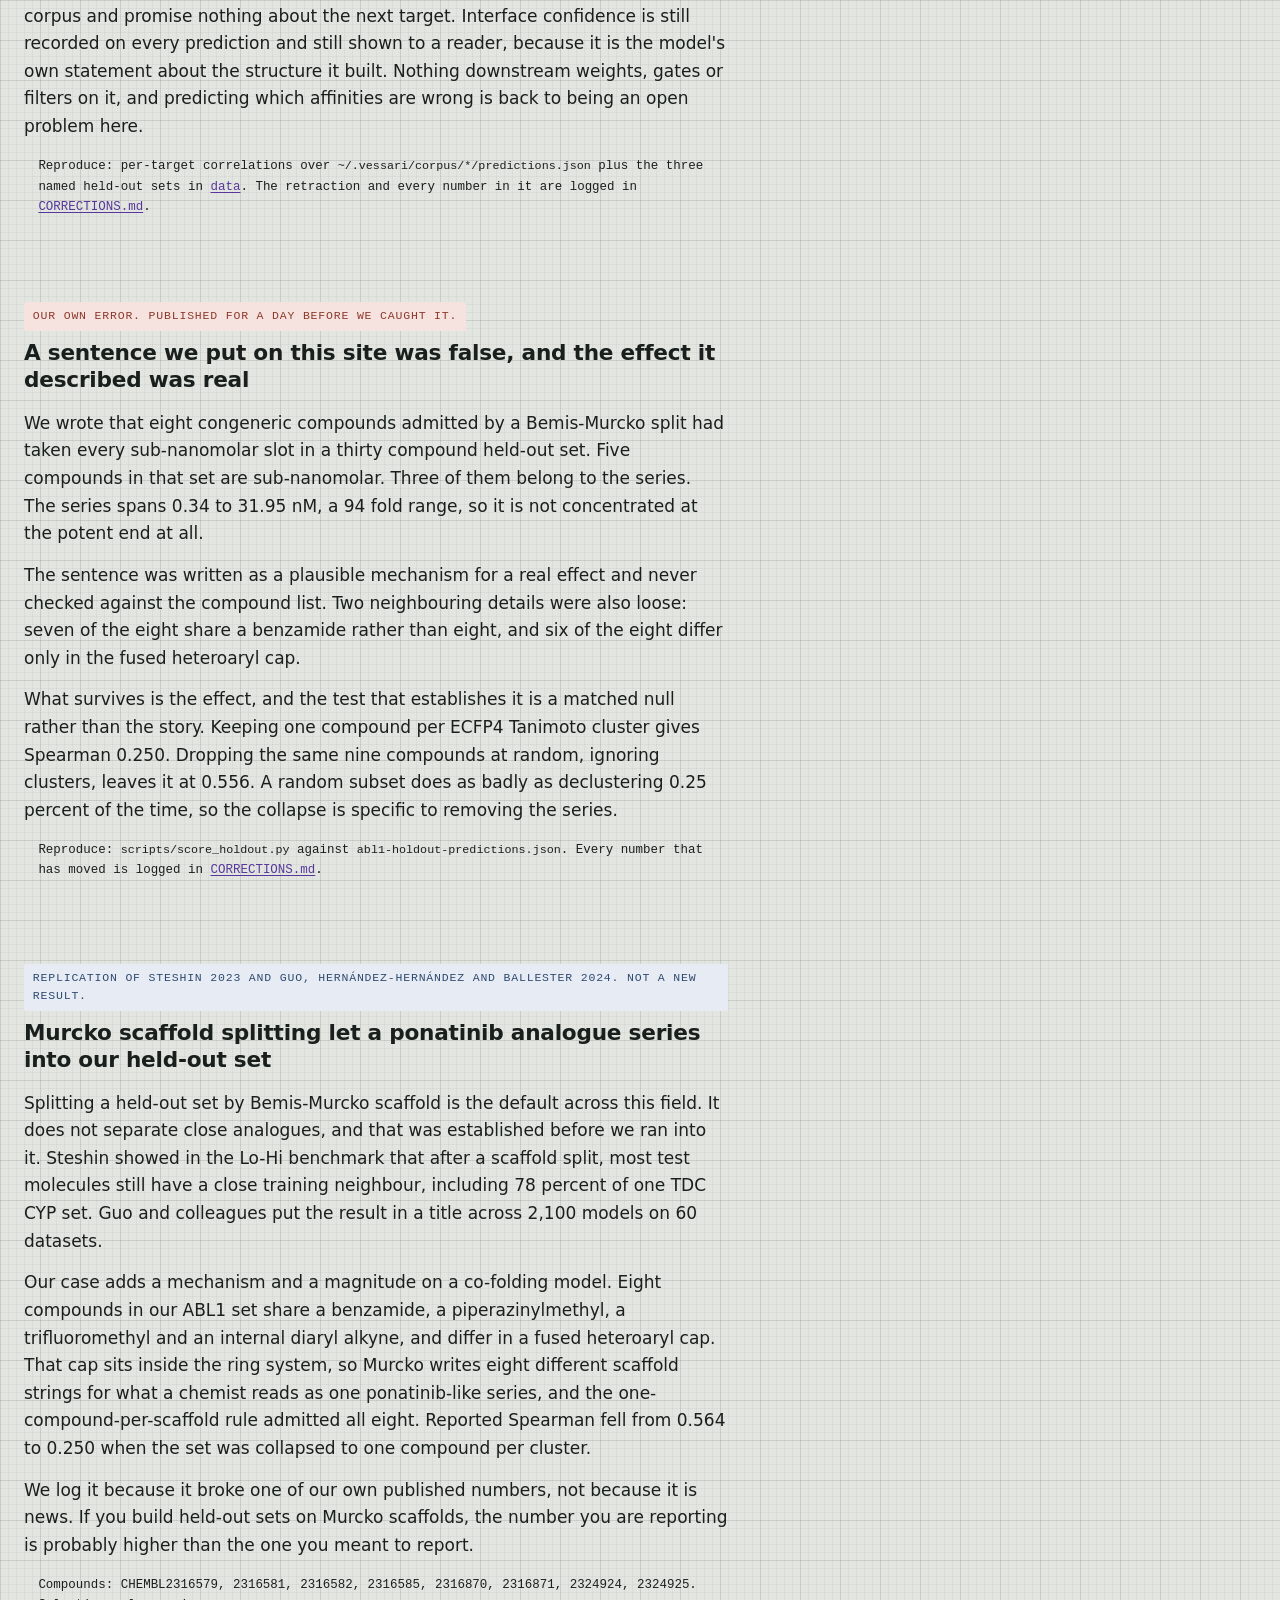
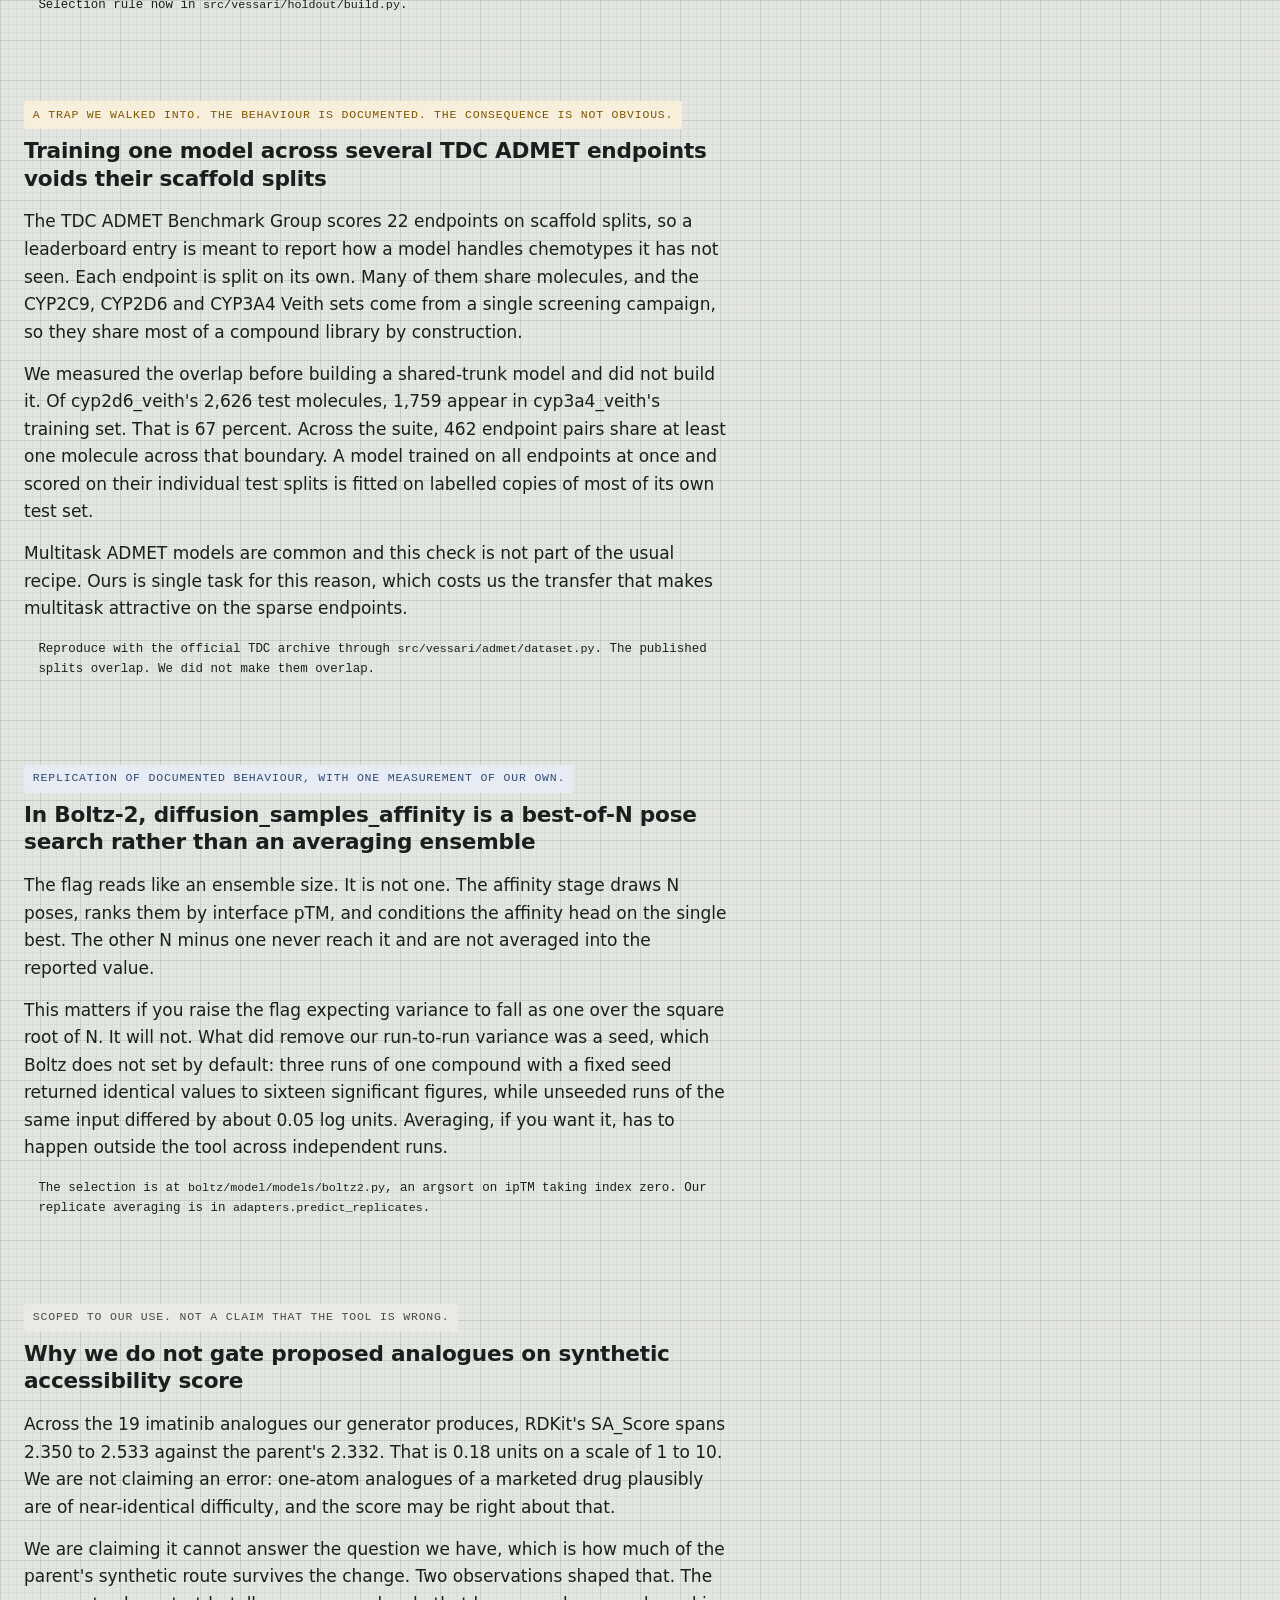
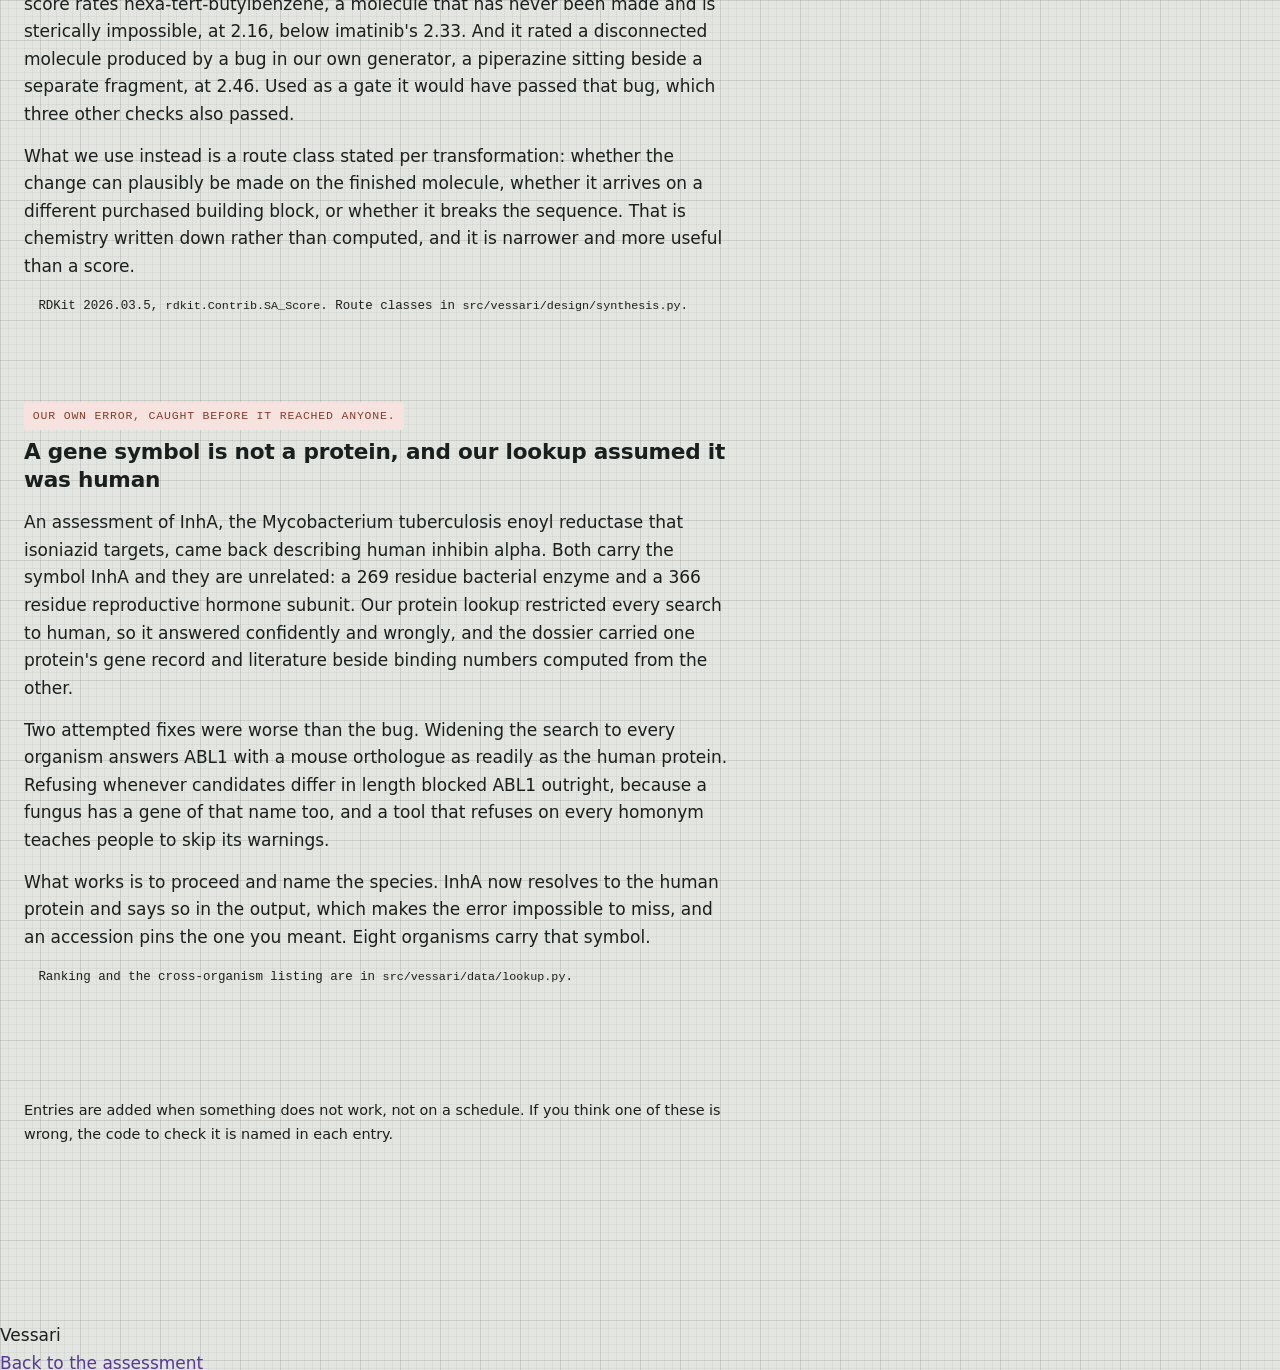
<file: findings/index.html>
<!doctype html>
<html lang="en">
<head>
<meta charset="utf-8">
<meta http-equiv="Content-Security-Policy" content="
  default-src 'none';
  script-src 'self';
  style-src 'self' 'unsafe-inline' https://fonts.googleapis.com;
  font-src 'self' https://fonts.gstatic.com data:;
  img-src 'self' data:;
  connect-src 'self';
  base-uri 'none';
  form-action 'none';
  object-src 'none'">
<meta name="referrer" content="no-referrer">
<meta name="viewport" content="width=device-width, initial-scale=1">
<title>Critical findings, Vessari</title>
<meta name="description" content="Things that did not work, claims that did not hold when we tested them, and our own numbers that moved after we published them.">
<link rel="preconnect" href="https://fonts.googleapis.com">
<link rel="preconnect" href="https://fonts.gstatic.com" crossorigin>
<link href="https://fonts.googleapis.com/css2?family=Barlow+Semi+Condensed:wght@500;600&family=DM+Mono:wght@400;500&family=Source+Sans+3:wght@400;600&display=swap" rel="stylesheet">
<link rel="stylesheet" href="../styles.css">
<link rel="stylesheet" href="findings.css">
</head>
<body>

<header class="masthead">
  <div class="masthead-inner">
    <a class="wordmark" href="../">VESSARI</a>
    <span class="masthead-sub">verifiable target assessment</span>
    <nav class="topnav" aria-label="Sections">
      <a href="../what/">what we do</a>
      <a href="../">assessment</a>
      <a href="../proteins/">proteins</a>
      <a href="../selection/">selection</a>
      <a href="../sim/">simulation</a>
      <a href="../screen/">screen</a>
      <a href="../library/">library</a>
      <a href="../findings/">findings</a>
      <a href="../notes/">notes</a>
      <a href="../data/">data</a>
    </nav>
  </div>
</header>

<main class="strip">
  <div class="f-intro">
    <h1 class="h1">Critical findings</h1>
    <p class="lede">A log of things that did not work. Some are claims we tested
      and could not reproduce. Some are traps in tools everyone uses. Several
      are our own numbers, which moved after we had already published them.</p>
    <p class="body">Each entry says in its first line what kind of finding it
      is. When somebody got there before us, we name them in that line. We also
      write down replications, and we call them replications.</p>
  </div>

  <article class="finding">
    <p class="f-label f-label--own">Our own error, found by an outside reader,
      after we had published the result three times.</p>
    <h2 class="h2">We simulated a membrane receptor in a box of water with no
      membrane in it</h2>
    <p class="body">We ran molecular dynamics on two predicted complexes to ask
      whether a pose that falls apart under simulation is a pose whose affinity
      was wrong. One prediction was almost right. The other was wrong by nearly
      three thousand fold. The replicas scattered 4.24 angstroms among
      themselves while the two poses differed by 1.1, so the measurement could
      not separate them and we reported it as a null.</p>
    <p class="body">Both complexes are P30556, the angiotensin II type 1
      receptor. That is a class A G protein coupled receptor with seven
      transmembrane helices. We built the system with amber14 and TIP3P water,
      29,094 waters in a 9.9 nanometre box. There is no lipid anywhere in the
      build.</p>
    <p class="body">A seven helix bundle has nothing holding it together
      outside a membrane. So some of that 4.24 angstrom replica scatter is the
      receptor coming apart for reasons that have nothing to do with the
      ligand. We read an instrument that was not plugged in.</p>
    <p class="body">The pre-registration for this run checked the protocol
      against five published molecular dynamics studies and caught five
      divergences. It never mentioned a membrane. We checked the protocol
      against papers and forgot to check it against the protein.</p>
    <p class="body">We have withdrawn the result. It does not become a positive
      signal. We do not know whether pose stability tells you anything, and we
      no longer claim to have measured it. The count of candidate trust signals
      tested drops from five to four, which changes three pages.</p>
    <p class="body">An outside reader found this, asked to look at the site as a
      working biochemist. The same reader said we hide a loss to a molecular
      weight baseline. We checked that one and it is wrong. The arm is on the
      front page and on the current split we score 0.284 against molecular
      weight at 0.209. They were reading a control file the site stopped using
      two versions ago.</p>
  </article>

  <article class="finding">
    <p class="f-label f-label--own">Our own error, caught four targets into the
      run, in the search rather than in the science.</p>
    <h2 class="h2">The search for data-poor targets was counting in the wrong
      unit, and would have ended at half the registered size</h2>
    <p class="body">The registration for the data-poor experiment asks for 25
      scored targets. The scan that finds them stopped when it had 25
      <em>eligible</em> targets. Those sound like the same number and they are
      not, because an eligible target can still fail to produce a scorable
      held-out set.</p>
    <p class="body">A held-out set is built so that no two compounds come from
      the same chemical cluster. On a target with 17 measured compounds that
      are all analogues of each other, single-linkage clustering collapses them
      to two or three distinct groups, which is fewer than the five a scored
      comparison needs. Of the first nine eligible targets to reach the
      experiment, <strong>five were declined for exactly that</strong>. Carbonic
      anhydrase 2 reduced to two clusters. Adenosine kinase reduced to one.</p>
    <p class="body">So the attrition between eligible and scored is roughly
      half. A search stopping at 25 eligible targets would have delivered about
      twelve to the analysis and then reported the population as exhausted. The
      interval on twelve targets is far wider than on 25, and the registration's
      decision rule turns on whether that interval excludes zero. The search
      would have decided the experiment's power by accident.</p>
    <p class="body">The same scan also stopped walking at offset 6,000. ChEMBL
      holds <strong>11,055 single proteins</strong>, so it was examining 54
      percent of the population for no stated reason. That number was an
      arbitrary stopping point for a search, never a bound from the
      registration, and the rest of the walk costs network time and no
      compute.</p>
    <p class="body">Both are fixed. The scan now reads the experiment's results
      file and stops on scored targets, and it asks ChEMBL for the population
      size and covers all of it. No registered bound moved. Compounds stay 15 to
      45, residues stay 150 to 420, the pool ceiling stays 90.</p>
    <p class="body">A second defect sat next to it. A target that failed for a
      reason that will never change took a silent branch and left no record, so
      the next run reached it again, refetched its pool and failed at the same
      step. Four consecutive runs died on the same target that way. Declines are
      now written down, in a different file from targets rejected for having too
      much data, because one kind never belonged in the population and the other
      kind does. Keeping them together would make the denominator wrong.</p>
    <p class="body">Both changes were made with one target scored and before the
      rest ran, which is the only reason they are reportable rather than
      suspicious. A search that is widened after the results look
      disappointing is a different act from the same change made blind. The
      <a href="../data/">pre-registration</a> carries the amendment, including
      a limitation the longer walk creates: ChEMBL identifier order runs roughly
      oldest to newest, older targets carry more published chemistry, so a
      longer walk is weighted toward proteins nobody has screened. That does not
      affect a comparison made within a target, and it rules out any claim from
      this scan about how often the data-poor regime occurs.</p>
    <p class="body">Every run of the analysis before its stopping condition is
      now logged with the target count and the interim number at that moment.
      The decision rule and the stopping rule are both fixed, so looking cannot
      change the result, and it can still look as though the stop was chosen
      when the numbers were kind. We would rather you could check that than take our word for it.</p>
  </article>

  <article class="finding">
    <p class="f-label f-label--own">Our own error, caught one target into the
      run. Our first explanation for it was also wrong.</p>
    <h2 class="h2">An experiment about data-poor targets was selecting targets
      that are not data-poor</h2>
    <p class="body">This project's reason to exist is that a structure-based
      prediction earns its cost where there is little ligand data, because a
      model trained on known actives cannot be built without known actives. The
      experiment registered to test it picks ChEMBL targets with 15 to 45
      measured compounds and runs a structure arm and a ligand-only arm on the
      same held-out set.</p>
    <p class="body">The first target it ran was adenosine deaminase, queued as a
      39 compound target. The pool it fetched held <strong>255 compounds and the
      ligand arm trained on 247 of them</strong>. That is the data-rich regime
      wearing the label of the data-poor one, which is the single comparison the
      experiment exists to avoid.</p>
    <p class="body">The first explanation was that ChEMBL caps a response at
      1,000 records and returns the first 1,000 without saying so, so the
      scanner had been counting inside a truncated window. A paged recount of
      all twelve queued targets was run to confirm it. Every count matched
      exactly, 39 against 39, 35 against 35, 45 against 45. The truncation had
      not happened and the explanation was wrong.</p>
    <p class="body">The real defect is that two different populations were being
      counted. The scanner counts compounds measured in two or more assays,
      which is what the held-out builder needs. The ligand arm trains on every
      compound in the pool, including the ones measured once. For a busy target
      those numbers are an order of magnitude apart. Caspase-7 has 39 compounds
      measured twice and <strong>471 in total</strong>.</p>
    <p class="body">Eleven of the twelve queued targets fail once pool size is
      checked. Their pools are 103, 123, 148, 151, 160, 174, 254, 255, 263, 471
      and 601 compounds. One survives with a pool of 66.</p>
    <p class="body">It cost nothing in the record, because the run was stopped
      before any target produced a result and the results file did not exist
      when the fix was made. What it would have cost is a published comparison
      labelled data-poor and computed on data-rich targets, supporting the
      product claim for a reason that is not true.</p>
    <p class="body">The ceiling is now checked after the pool is fetched, where
      the true number is known, so it holds even if the scanner is wrong again.
      The <a href="../data/">pre-registration</a> carries an amendment written
      before any result existed, and the failed targets keep their queue entries
      with their real pool sizes rather than disappearing.</p>
  </article>

  <article class="finding">
    <p class="f-label f-label--own">Our own error, and the same one twice. An
      audit found it and our first check of that audit got it wrong.</p>
    <h2 class="h2">Eight members of one chemical series were in a thirty
      compound held-out set, again</h2>
    <p class="body">The rule this project rests on is one compound per chemical
      series in a held-out set, because a set containing several members of one
      series lets a model look good by telling that series apart from
      everything else. A Bemis-Murcko split broke it once and moved an ABL1
      correlation from 0.564 to 0.248. The replacement was described
      everywhere, including on this site, as single-linkage clustering on ECFP4
      Tanimoto at 0.6.</p>
    <p class="body">It was not. The code compared each candidate against the
      compounds already accepted and rejected anything at 0.6 or above. A
      rejected compound was never added to the comparison, so it could not act
      as a bridge, and two compounds half a similarity apart are admitted even
      when a third compound in the pool sits above 0.6 from both and binds all
      three into one series.</p>
    <p class="body">Measured on the published ABL1 set: <strong>30 compounds
      spanning 19 true single-linkage clusters</strong>, one of which holds
      eight of them. The pool is 3,013 compounds with 35,750 pairs above the
      threshold. Keeping one compound per true cluster moves the Spearman from
      0.284 to <strong>0.207</strong>, and moves the median error from 20.6
      fold to 6.2, because the eight-member cluster holds badly predicted
      compounds. So the leak flattered the correlation and penalised the error.</p>
    <p class="body">Two checks should have caught it and both were circular in
      the same way. The guard in our scoring script does genuine single-linkage
      clustering, over the selected compounds only, where selection has already
      removed anything within the threshold, so it returns one cluster per
      compound by construction and can never fire. And when the audit raised
      this, the first thing we did was run the same test over the same selected
      compounds, find no chains, and record the finding as refuted. A bridge
      that selection rejected cannot appear in a graph built from the
      selection.</p>
    <p class="body">What is fixed: clustering now runs over the whole candidate
      pool once per target, one compound per cluster is admitted, each selected
      compound carries the cluster it came from so the downstream check can be
      real, and three tests pin the bridged chain that used to pass.</p>
    <p class="body"><strong>What is not known is the size of it.</strong>
      Candidate pools were not kept for the other targets, only the selected
      sets, so this cannot be measured retroactively anywhere but ABL1. Until
      the corpus is rebuilt under the corrected rule, the headline of 4.4 fold
      across 108 targets carries a leak of unquantified size and unknown
      direction. On the one target we can measure, it helped the correlation
      and hurt the error. One target does not say which way that runs in
      aggregate, and we are not going to guess.</p>
    <p class="f-repro">Reproduce: every number here is in
      <a href="../data-files/clustering-leak-2026-10-12.json">clustering-leak-2026-10-12.json</a>,
      computed from the candidate pool published at
      <code>benchmarks/results/abl1-v2-inputs/measured.csv</code>.</p>
  </article>

  <article class="finding">
    <p class="f-label f-label--own">Our own error. It was in the headline number
      for forty one targets.</p>
    <h2 class="h2">Part of our headline score was a property of our test sets,
      not of the method</h2>
    <p class="body">The number this project led with was a mean Spearman
      correlation across the corpus, most recently 0.569. Spearman measures
      whether predictions put compounds in the right order, and how high it can
      go depends on how far apart the true answers are. A set whose compounds
      all bind with similar strength has almost no ordering to recover, so it
      scores low however good the predictions are.</p>
    <p class="body">Across 41 targets, the spread of measured affinity in a
      held-out set correlates with that target's Spearman at
      <strong>+0.553</strong>, with a 99 percent interval of [+0.152, +0.801].
      It survives a Bonferroni correction for having tested five explanations.
      The other four, compound count, protein length, number of independent
      chemical series, and chemical similarity within the set, are all null.</p>
    <p class="body">So the corpus mean was reporting two things at once and we
      were describing it as one. This should have been checked long before the
      corpus reached forty targets.</p>
    <p class="body">We decided the fix in advance. The pre-registration for this
      analysis said that if the spread came out significant, median fold error
      becomes the headline, because it measures how far off each prediction is
      and does not care how far apart the answers are. That holds: the
      correlation between affinity range and median fold error is +0.094 with an
      interval of [-0.240, +0.414], straddling zero. <strong>The headline is now
      a median error of 4.5 fold across 41 targets.</strong> The Spearman is
      still reported, next to the confound.</p>
    <p class="body">One useful thing came out of it. A narrow spread warns that a
      Spearman will understate performance on that target: all three targets
      scoring below 0.1 have ranges of 0.90 to 0.99 log units against a corpus
      median of 1.18, and the three widest ranges score 0.901, 0.714 and 0.633.
      It is a warning and not a rule. The narrowest set we have, the prostacyclin
      receptor at 0.74, still scores +0.448, and the one negative target is
      genuinely bad rather than merely narrow, at 28.8 fold median error.</p>
    <p class="body"><strong>Revisited two days later, at 98 targets.</strong>
      The corpus more than doubled and both numbers moved. The range dependence
      on Spearman fell from +0.553 to <strong>+0.341</strong>, interval
      [+0.146, +0.516], so the original effect was overestimated on the smaller
      sample, which is the usual direction. More awkwardly, median fold error
      now shows a weak dependence of its own, <strong>+0.215</strong> with an
      interval of [+0.009, +0.404] that only just excludes zero, where at 41
      targets it was +0.094 and null.</p>
    <p class="body">That undercuts the reason given for switching to it. The
      switch was still right, because the dependence is less than half the size
      of Spearman's, but describing median fold error as clean was wrong and we
      withdraw the word. A positive relationship is also what should have been
      expected: a wider range means more extreme values in the set, and extreme
      values are harder to predict in absolute terms. We were surprised it was missing at 41 targets, not that it showed up at 98.</p>
    <p class="body">No single number here is free of the property, so the
      affinity range of every target is published next to its score and a reader
      can judge any individual result. The headline is a median error of
      <strong>4.4 fold across 98 targets</strong>, interval [3.9, 4.8], and it
      has moved by 0.1 fold while the corpus tripled.</p>
    <p class="f-repro">Reproduce: all four candidate explanations that survive, with
      uncorrected and corrected intervals and both the 41 and 98 target
      versions, are in
      <a href="../data-files/error-sources.json">error-sources.json</a>, and the
      analysis was registered before it was run in
      <a href="../data-files/2026-10-09-error-sources.md">its
      pre-registration</a>.</p>
  </article>

  <article class="finding">
    <p class="f-label f-label--own">Our own error. Three targets said yes,
      fifteen said no.</p>
    <h2 class="h2">The model's confidence in a pose does not predict how wrong
      the affinity is</h2>
    <p class="body">When the model places a ligand it reports its own confidence
      in that interface. We built a trust signal on it: poses above 0.90 were
      labelled good, below 0.60 poor, and the affinities sorted accordingly. The
      evidence was three targets, where the correlation between interface
      confidence and error averaged about -0.57. Lower confidence, worse number,
      which is what it should do.</p>
    <p class="body">At fifteen targets and 325 predictions the correlation
      averages <strong>-0.067</strong>, with a bootstrap interval over targets of
      -0.209 to +0.085. Nine of fifteen are negative, which is what a coin does.
      The first three targets were not a sample, they were the three we happened
      to run first, and they were the favourable tail of a distribution sitting
      on zero. Re-measured now, one of those three has changed sign.</p>
    <p class="body">The worst-case version of the claim fails separately. We
      said a pose above 0.90 is never wrong by more than about 400 fold. Eight
      of 244 such poses exceed it, the worst by 132,867 fold at a confidence of
      0.961. A bound with counterexamples is not a bound.</p>
    <p class="body">One piece looked like it survived and does not. Predictions
      below 0.60 really do have a higher median error, 43 fold against 5, and
      the test on that returns p = 0.0005. All 23 of them come from one protein.
      The comparison is acetylcholinesterase against fourteen others, so it
      measures that acetylcholinesterase is hard, which its affinities already
      told us.</p>
    <p class="body">The thresholds are removed rather than retuned. Fitting new
      ones to the 325 predictions that refuted the old ones would produce
      numbers that describe this corpus and promise nothing about the next
      target. Interface confidence is still recorded on every prediction and
      still shown to a reader, because it is the model's own statement about the
      structure it built. Nothing downstream weights, gates or filters on it, and
      predicting which affinities are wrong is back to being an open problem
      here.</p>
    <p class="f-repro">Reproduce: per-target correlations over
      <code>~/.vessari/corpus/*/predictions.json</code> plus the three named
      held-out sets in <a href="../data/">data</a>. The retraction and every
      number in it are logged in
      <a href="../data-files/CORRECTIONS.md">CORRECTIONS.md</a>.</p>
  </article>

  <article class="finding">
    <p class="f-label f-label--own">Our own error. Published for a day before we
      caught it.</p>
    <h2 class="h2">A sentence we put on this site was false, and the effect it
      described was real</h2>
    <p class="body">We wrote that eight congeneric compounds admitted by a
      Bemis-Murcko split had taken every sub-nanomolar slot in a thirty compound
      held-out set. Five compounds in that set are sub-nanomolar. Three of them
      belong to the series. The series spans 0.34 to 31.95 nM, a 94 fold range,
      so it is not concentrated at the potent end at all.</p>
    <p class="body">The sentence was written as a plausible mechanism for a real
      effect and never checked against the compound list. Two neighbouring
      details were also loose: seven of the eight share a benzamide rather than
      eight, and six of the eight differ only in the fused heteroaryl cap.</p>
    <p class="body">What survives is the effect, and the test that establishes it
      is a matched null rather than the story. Keeping one compound per ECFP4
      Tanimoto cluster gives Spearman 0.250. Dropping the same nine compounds at
      random, ignoring clusters, leaves it at 0.556. A random subset does as
      badly as declustering 0.25 percent of the time, so the collapse is specific
      to removing the series.</p>
    <p class="f-repro">Reproduce: <code>scripts/score_holdout.py</code> against
      <code>abl1-holdout-predictions.json</code>. Every number that has moved is
      logged in <a href="../data-files/CORRECTIONS.md">CORRECTIONS.md</a>.</p>
  </article>

  <article class="finding">
    <p class="f-label f-label--rep">Replication of Steshin 2023 and Guo,
      Hernández-Hernández and Ballester 2024. Not a new result.</p>
    <h2 class="h2">Murcko scaffold splitting let a ponatinib analogue series into
      our held-out set</h2>
    <p class="body">Splitting a held-out set by Bemis-Murcko scaffold is the
      default across this field. It does not separate close analogues, and that
      was established before we ran into it. Steshin showed in the Lo-Hi
      benchmark that after a scaffold split, most test molecules still have a
      close training neighbour, including 78 percent of one TDC CYP set. Guo and
      colleagues put the result in a title across 2,100 models on 60 datasets.</p>
    <p class="body">Our case adds a mechanism and a magnitude on a co-folding
      model. Eight compounds in our ABL1 set share a benzamide, a
      piperazinylmethyl, a trifluoromethyl and an internal diaryl alkyne, and
      differ in a fused heteroaryl cap. That cap sits inside the ring system, so
      Murcko writes eight different scaffold strings for what a chemist reads as
      one ponatinib-like series, and the one-compound-per-scaffold rule admitted
      all eight. Reported Spearman fell from 0.564 to 0.250 when the set was
      collapsed to one compound per cluster.</p>
    <p class="body">We log it because it broke one of our own published numbers,
      not because it is news. If you build held-out sets on Murcko scaffolds,
      the number you are reporting is probably higher than the one you meant to
      report.</p>
    <p class="f-repro">Compounds: CHEMBL2316579, 2316581, 2316582, 2316585,
      2316870, 2316871, 2324924, 2324925. Selection rule now in
      <code>src/vessari/holdout/build.py</code>.</p>
  </article>

  <article class="finding">
    <p class="f-label f-label--trap">A trap we walked into. The behaviour is
      documented. The consequence is not obvious.</p>
    <h2 class="h2">Training one model across several TDC ADMET endpoints voids
      their scaffold splits</h2>
    <p class="body">The TDC ADMET Benchmark Group scores 22 endpoints on scaffold
      splits, so a leaderboard entry is meant to report how a model handles
      chemotypes it has not seen. Each endpoint is split on its own. Many of them
      share molecules, and the CYP2C9, CYP2D6 and CYP3A4 Veith sets come from a
      single screening campaign, so they share most of a compound library by
      construction.</p>
    <p class="body">We measured the overlap before building a shared-trunk model
      and did not build it. Of cyp2d6_veith's 2,626 test molecules, 1,759 appear
      in cyp3a4_veith's training set. That is 67 percent. Across the suite, 462
      endpoint pairs share at least one molecule across that boundary. A model
      trained on all endpoints at once and scored on their individual test splits
      is fitted on labelled copies of most of its own test set.</p>
    <p class="body">Multitask ADMET models are common and this check is not part
      of the usual recipe. Ours is single task for this reason, which costs us
      the transfer that makes multitask attractive on the sparse endpoints.</p>
    <p class="f-repro">Reproduce with the official TDC archive through
      <code>src/vessari/admet/dataset.py</code>. The published splits overlap. We did not make them overlap.</p>
  </article>

  <article class="finding">
    <p class="f-label f-label--rep">Replication of documented behaviour, with one
      measurement of our own.</p>
    <h2 class="h2">In Boltz-2, diffusion_samples_affinity is a best-of-N pose
      search rather than an averaging ensemble</h2>
    <p class="body">The flag reads like an ensemble size. It is not one. The
      affinity stage draws N poses, ranks them by interface pTM, and conditions
      the affinity head on the single best. The other N minus one never reach it
      and are not averaged into the reported value.</p>
    <p class="body">This matters if you raise the flag expecting variance to fall
      as one over the square root of N. It will not. What did remove our
      run-to-run variance was a seed, which Boltz does not set by default: three
      runs of one compound with a fixed seed returned identical values to sixteen
      significant figures, while unseeded runs of the same input differed by
      about 0.05 log units. Averaging, if you want it, has to happen outside the
      tool across independent runs.</p>
    <p class="f-repro">The selection is at <code>boltz/model/models/boltz2.py</code>,
      an argsort on ipTM taking index zero. Our replicate averaging is in
      <code>adapters.predict_replicates</code>.</p>
  </article>

  <article class="finding">
    <p class="f-label f-label--scope">Scoped to our use. Not a claim that the
      tool is wrong.</p>
    <h2 class="h2">Why we do not gate proposed analogues on synthetic
      accessibility score</h2>
    <p class="body">Across the 19 imatinib analogues our generator produces,
      RDKit's SA_Score spans 2.350 to 2.533 against the parent's 2.332. That is
      0.18 units on a scale of 1 to 10. We are not claiming an error: one-atom
      analogues of a marketed drug plausibly are of near-identical difficulty,
      and the score may be right about that.</p>
    <p class="body">We are claiming it cannot answer the question we have, which
      is how much of the parent's synthetic route survives the change. Two
      observations shaped that. The score rates hexa-tert-butylbenzene, a
      molecule that has never been made and is sterically impossible, at 2.16,
      below imatinib's 2.33. And it rated a disconnected molecule produced by a
      bug in our own generator, a piperazine sitting beside a separate fragment,
      at 2.46. Used as a gate it would have passed that bug, which three other
      checks also passed.</p>
    <p class="body">What we use instead is a route class stated per
      transformation: whether the change can plausibly be made on the finished
      molecule, whether it arrives on a different purchased building block, or
      whether it breaks the sequence. That is chemistry written down rather than
      computed, and it is narrower and more useful than a score.</p>
    <p class="f-repro">RDKit 2026.03.5,
      <code>rdkit.Contrib.SA_Score</code>. Route classes in
      <code>src/vessari/design/synthesis.py</code>.</p>
  </article>

  <article class="finding">
    <p class="f-label f-label--own">Our own error, caught before it reached
      anyone.</p>
    <h2 class="h2">A gene symbol is not a protein, and our lookup assumed it was
      human</h2>
    <p class="body">An assessment of InhA, the Mycobacterium tuberculosis enoyl
      reductase that isoniazid targets, came back describing human inhibin alpha.
      Both carry the symbol InhA and they are unrelated: a 269 residue bacterial
      enzyme and a 366 residue reproductive hormone subunit. Our protein lookup
      restricted every search to human, so it answered confidently and wrongly,
      and the dossier carried one protein's gene record and literature beside
      binding numbers computed from the other.</p>
    <p class="body">Two attempted fixes were worse than the bug. Widening the
      search to every organism answers ABL1 with a mouse orthologue as readily as
      the human protein. Refusing whenever candidates differ in length blocked
      ABL1 outright, because a fungus has a gene of that name too, and a tool
      that refuses on every homonym teaches people to skip its warnings.</p>
    <p class="body">What works is to proceed and name the species. InhA now
      resolves to the human protein and says so in the output, which makes the
      error impossible to miss, and an accession pins the one you meant. Eight
      organisms carry that symbol.</p>
    <p class="f-repro">Ranking and the cross-organism listing are in
      <code>src/vessari/data/lookup.py</code>.</p>
  </article>

  <p class="f-foot">Entries are added when something does not work, not on a
    schedule. If you think one of these is wrong, the code to check it is named
    in each entry.</p>
</main>

<footer class="foot">
  <div class="foot-inner">
    <span>Vessari</span>
    <nav><a href="../">Back to the assessment</a></nav>
  </div>
</footer>

<script src="findings.js"></script>
</body>
</html>
</file>
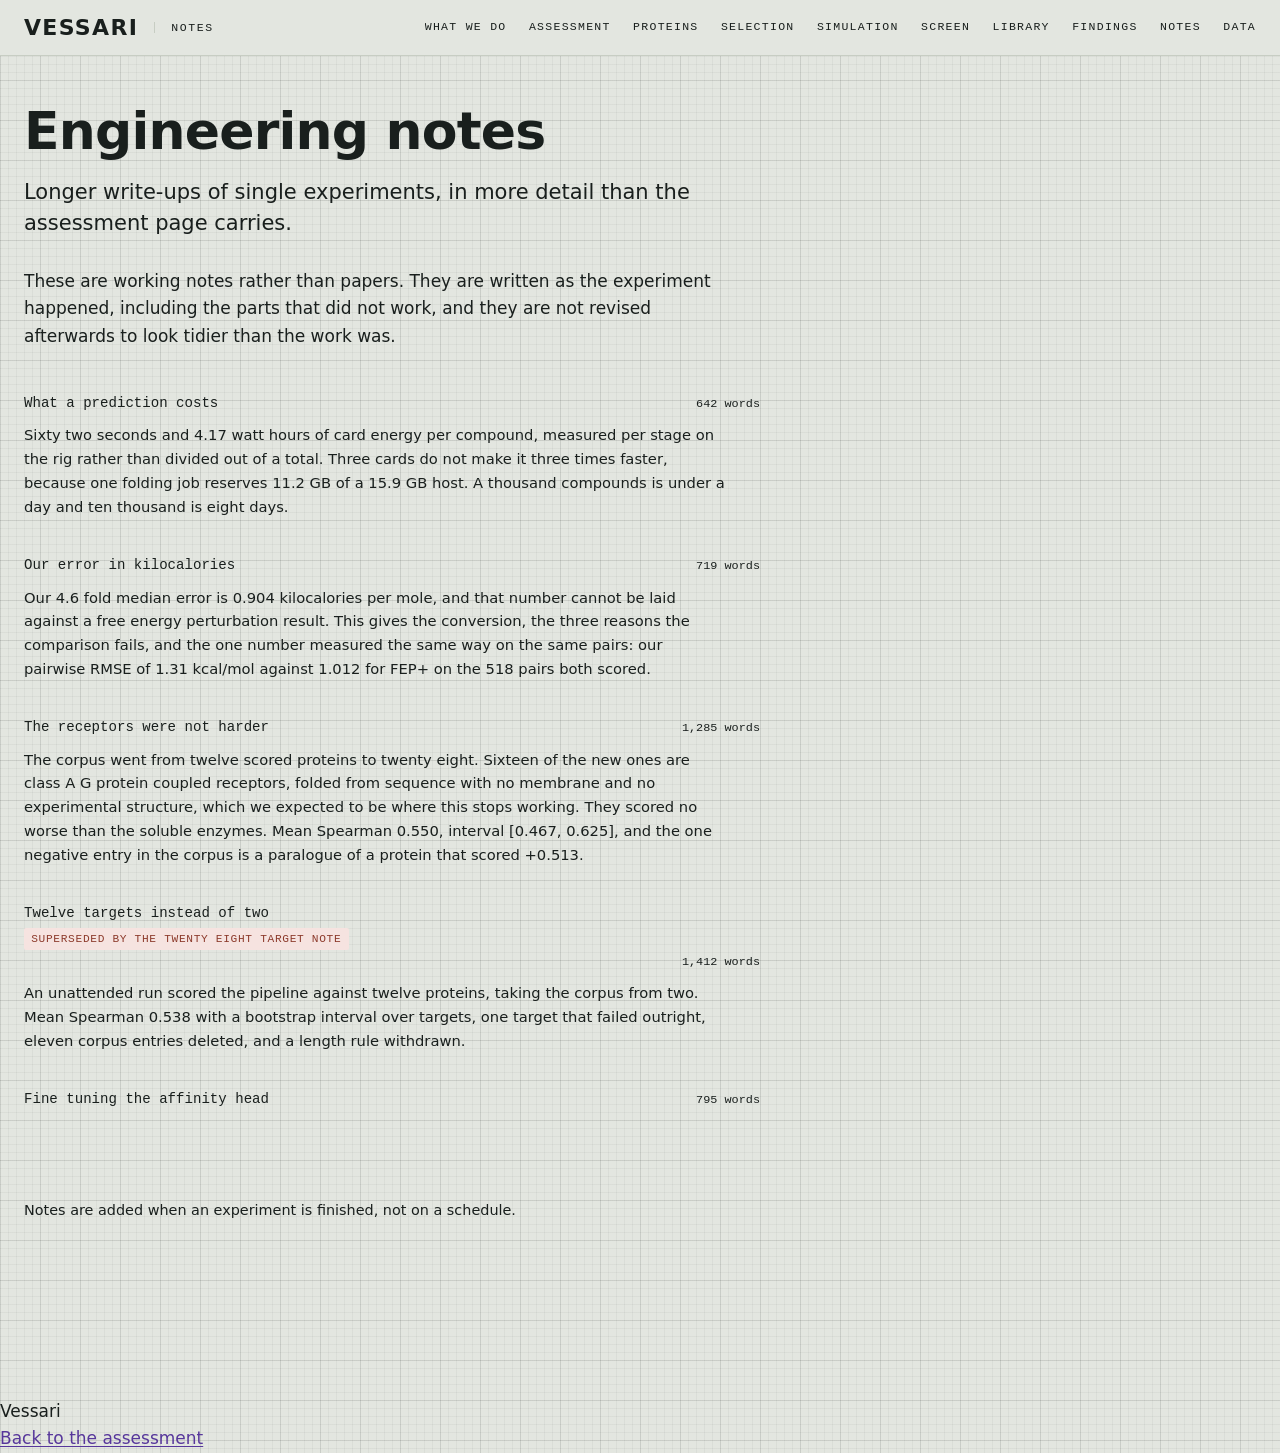
<file: notes/index.html>
<!doctype html>
<html lang="en">
<head>
<meta charset="utf-8">
<meta http-equiv="Content-Security-Policy" content="
  default-src 'none'; script-src 'none';
  style-src 'self' 'unsafe-inline' https://fonts.googleapis.com;
  font-src 'self' https://fonts.gstatic.com data:; img-src 'self' data:;
  connect-src 'self'; base-uri 'none'; form-action 'none'; object-src 'none'">
<meta name="referrer" content="no-referrer">
<meta name="viewport" content="width=device-width, initial-scale=1">
<title>Engineering notes, Vessari</title>
<meta name="description" content="Write-ups of experiments, in more detail than the assessment page carries.">
<link rel="preconnect" href="https://fonts.googleapis.com">
<link rel="preconnect" href="https://fonts.gstatic.com" crossorigin>
<link href="https://fonts.googleapis.com/css2?family=Barlow+Semi+Condensed:wght@500;600&family=DM+Mono:wght@400;500&family=Source+Sans+3:wght@400;600&display=swap" rel="stylesheet">
<link rel="stylesheet" href="../styles.css">
<link rel="stylesheet" href="../findings/findings.css">
</head>
<body>

<header class="masthead">
  <div class="masthead-in">
    <a class="wordmark" href="../">VESSARI</a>
    <span class="masthead-sub">notes</span>
    <nav class="topnav" aria-label="Sections">
      <a href="../what/">what we do</a>
      <a href="../">assessment</a>
      <a href="../proteins/">proteins</a>
      <a href="../selection/">selection</a>
      <a href="../sim/">simulation</a>
      <a href="../screen/">screen</a>
      <a href="../library/">library</a>
      <a href="../findings/">findings</a>
      <a href="../notes/">notes</a>
      <a href="../data/">data</a>
    </nav>
  </div>
</header>

<main class="strip">
  <div class="f-intro">
    <h1 class="h1">Engineering notes</h1>
    <p class="lede">Longer write-ups of single experiments, in more
      detail than the assessment page carries.</p>
    <p class="body">These are working notes rather than papers. They are written
      as the experiment happened, including the parts that did not work, and
      they are not revised afterwards to look tidier than the work was.</p>
  </div>

  <ul class="df-list">
  <li class="df">
    <a class="df-name" href="what-a-prediction-costs.html">What a prediction costs</a>
    <span class="df-size">642 words</span>
    <p class="df-desc">Sixty two seconds and 4.17 watt hours of card energy per
      compound, measured per stage on the rig rather than divided out of a
      total. Three cards do not make it three times faster, because one folding
      job reserves 11.2 GB of a 15.9 GB host. A thousand compounds is under a
      day and ten thousand is eight days.</p>
  </li>
  <li class="df">
    <a class="df-name" href="error-in-kilocalories.html">Our error in kilocalories</a>
    <span class="df-size">719 words</span>
    <p class="df-desc">Our 4.6 fold median error is 0.904 kilocalories per mole,
      and that number cannot be laid against a free energy perturbation result.
      This gives the conversion, the three reasons the comparison fails, and the
      one number measured the same way on the same pairs: our pairwise RMSE of
      1.31 kcal/mol against 1.012 for FEP+ on the 518 pairs both scored.</p>
  </li>
  <li class="df">
    <a class="df-name" href="receptors-not-harder.html">The receptors were not harder</a>
    <span class="df-size">1,285 words</span>
    <p class="df-desc">The corpus went from twelve scored proteins to twenty
      eight. Sixteen of the new ones are class A G protein coupled receptors,
      folded from sequence with no membrane and no experimental structure, which
      we expected to be where this stops working. They scored no worse than the
      soluble enzymes. Mean Spearman 0.550, interval [0.467, 0.625], and the one
      negative entry in the corpus is a paralogue of a protein that scored
      +0.513.</p>
  </li>
  <li class="df df--old">
    <a class="df-name" href="twelve-targets.html">Twelve targets instead of two</a>
    <span class="df-flag">superseded by the twenty eight target note</span>
    <span class="df-size">1,412 words</span>
    <p class="df-desc">An unattended run scored the pipeline against twelve
      proteins, taking the corpus from two. Mean Spearman 0.538 with a bootstrap
      interval over targets, one target that failed outright, eleven corpus
      entries deleted, and a length rule withdrawn.</p>
  </li>
  <li class="df">
    <a class="df-name" href="fine-tuning.html">Fine tuning the affinity head</a>
    <span class="df-size">795 words</span>
  </li>
  </ul>

  <p class="f-foot">Notes are added when an experiment is finished, not on a
    schedule.</p>
</main>

<footer class="foot">
  <div class="foot-inner">
    <span>Vessari</span>
    <nav><a href="../">Back to the assessment</a></nav>
  </div>
</footer>
</body></html>
</file>
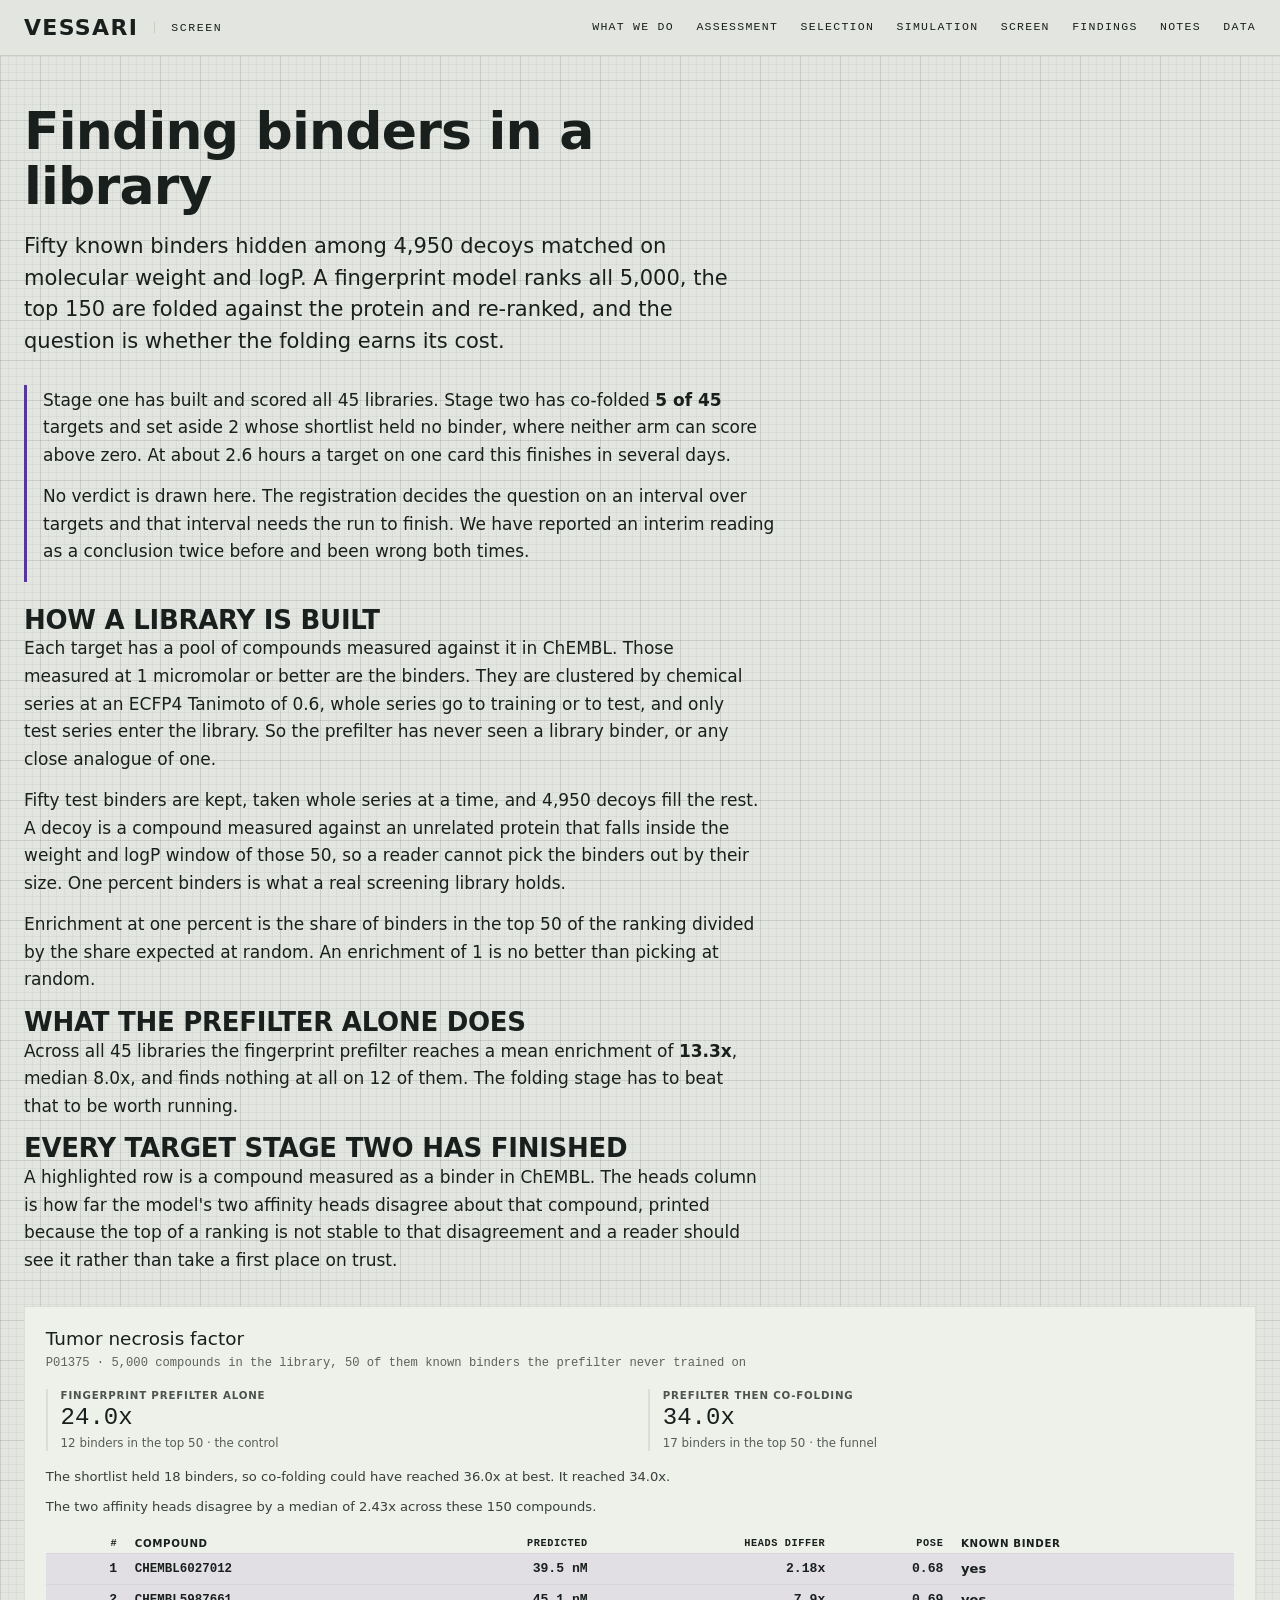
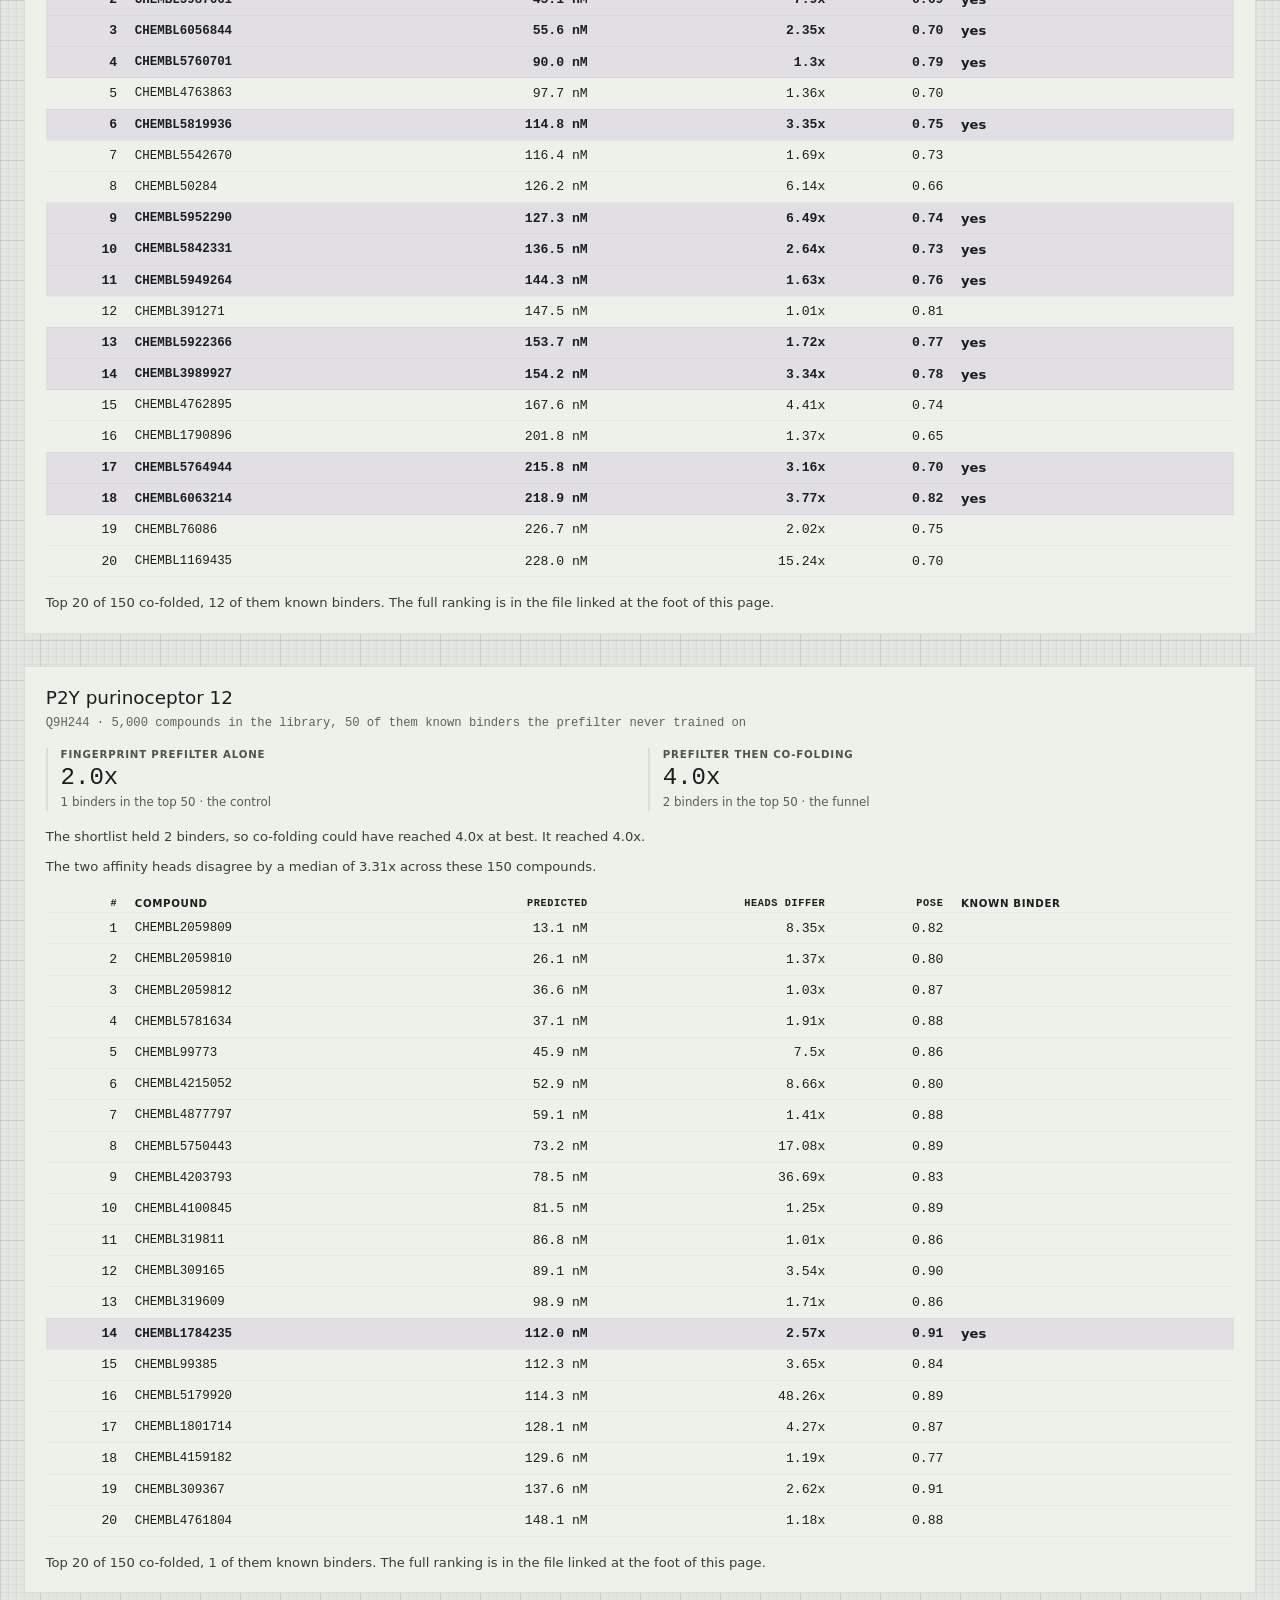
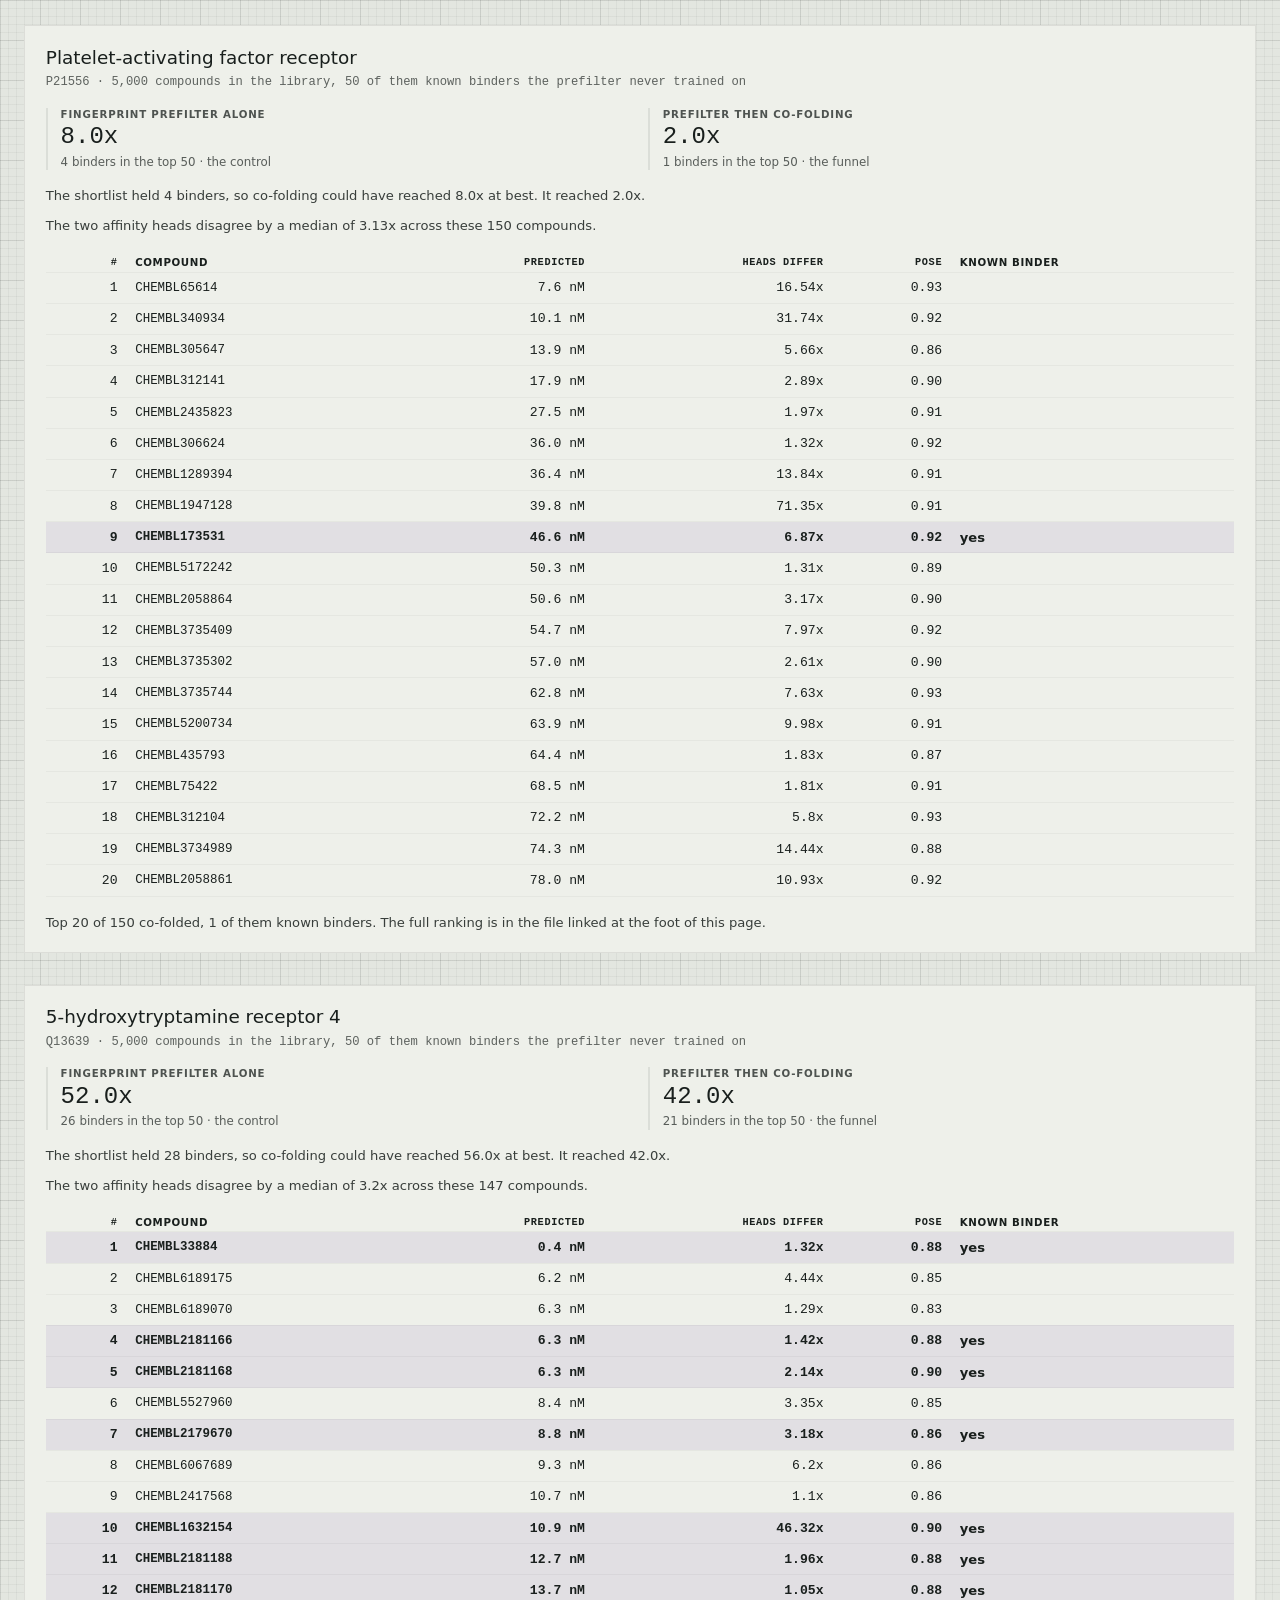
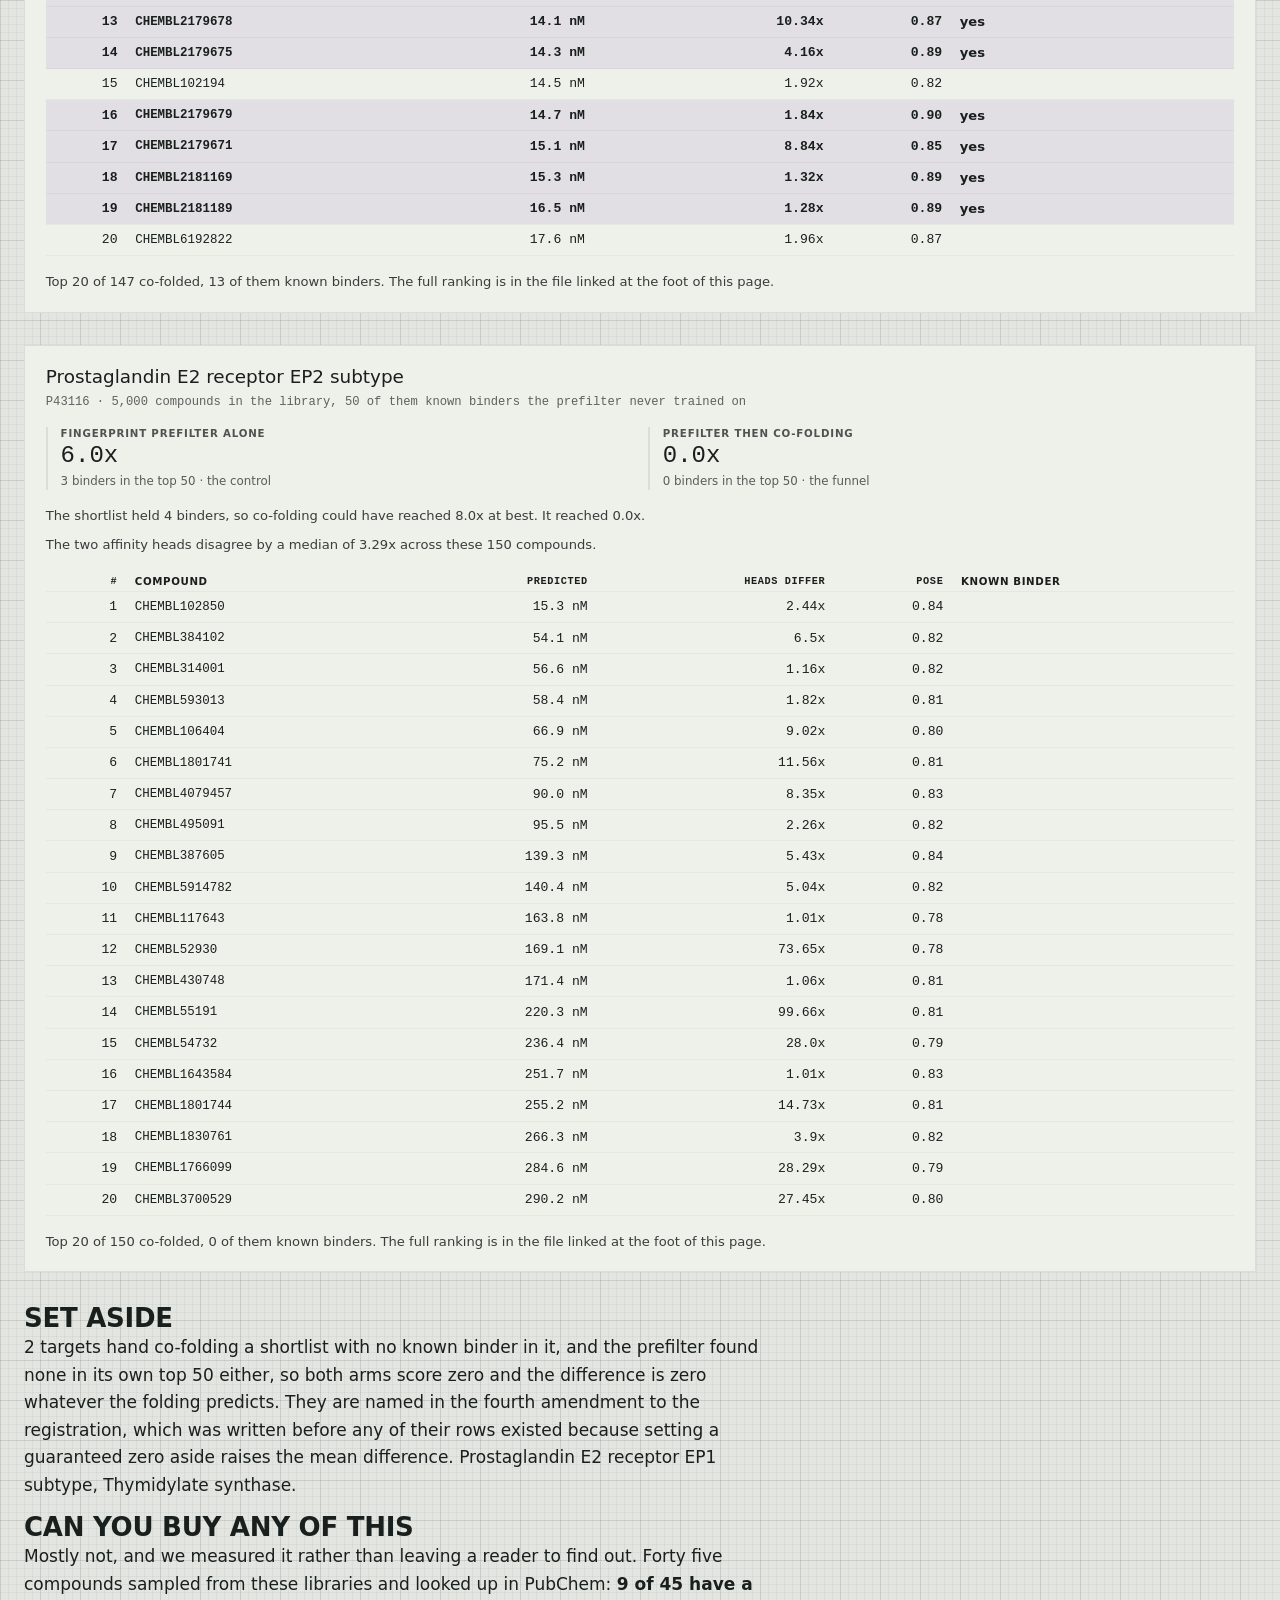
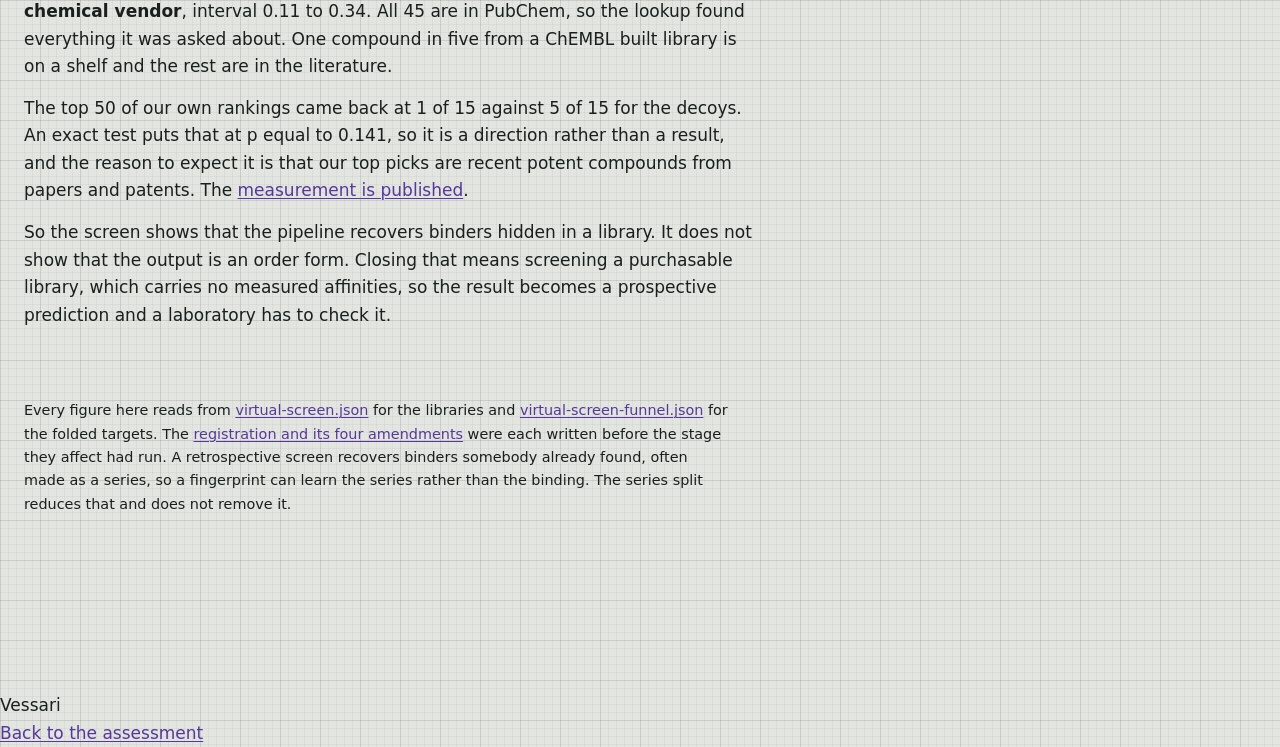
<file: screen/index.html>
<!doctype html>
<html lang="en">
<head>
<meta charset="utf-8">
<meta http-equiv="Content-Security-Policy" content="
  default-src 'none'; script-src 'none';
  style-src 'self' 'unsafe-inline' https://fonts.googleapis.com;
  font-src 'self' https://fonts.gstatic.com data:; img-src 'self' data:;
  connect-src 'self'; base-uri 'none'; form-action 'none'; object-src 'none'">
<meta name="referrer" content="no-referrer">
<meta name="viewport" content="width=device-width, initial-scale=1">
<title>Finding binders in a library</title>
<meta name="description" content="Fifty known binders hidden in a library of five thousand. A fingerprint prefilter ranks all of them and the top hundred and fifty are co-folded and re-ranked.">
<link rel="preconnect" href="https://fonts.googleapis.com">
<link rel="preconnect" href="https://fonts.gstatic.com" crossorigin>
<link href="https://fonts.googleapis.com/css2?family=Barlow+Semi+Condensed:wght@500;600&family=DM+Mono:wght@400;500&family=Source+Sans+3:wght@400;600&display=swap" rel="stylesheet">
<link rel="stylesheet" href="../styles.css">
<link rel="stylesheet" href="../findings/findings.css">
<style>
  .ct { width: 100%; border-collapse: collapse; margin: 1.6rem 0;
         font-size: 0.86rem; }
  .ct th, .ct td { padding: 0.3rem 0.6rem; text-align: left;
                    border-bottom: 1px solid var(--rule, #e4e1db); }
  .ct th { font: 600 0.72rem/1 'Barlow Semi Condensed', system-ui, sans-serif;
            text-transform: uppercase; letter-spacing: 0.06em; }
  .ct .num { text-align: right; font-family: 'DM Mono', ui-monospace, monospace;
              font-variant-numeric: tabular-nums; }
  .wrap { overflow-x: auto; }
</style>
</head>
<body>

<header class="masthead">
  <div class="masthead-in">
    <a class="wordmark" href="../">VESSARI</a>
    <span class="masthead-sub">screen</span>
    <nav class="topnav" aria-label="Sections">
      <a href="../what/">what we do</a>
      <a href="../">assessment</a>
      <a href="../selection/">selection</a>
      <a href="../sim/">simulation</a>
      <a href="../screen/">screen</a>
      <a href="../findings/">findings</a>
      <a href="../notes/">notes</a>
      <a href="../data/">data</a>
    </nav>
  </div>
</header>

<style>
  .tgt { border: 1px solid var(--rule-major); background: var(--paper-lit);
         padding: 1.2rem 1.3rem; margin: 2rem 0; }
  .tgt-name { font: 500 1.15rem/1.25 var(--f-display); margin: 0; }
  .tgt-id { font: 400 0.76rem/1.5 var(--f-data); opacity: 0.68;
            margin: 0.3rem 0 1rem; }
  .arms { display: grid; gap: 1rem; grid-template-columns: 1fr 1fr;
          margin-bottom: 1rem; }
  .arm { border-left: 2px solid var(--rule-major); padding-left: 0.8rem; }
  .arm-k { font: 600 0.64rem/1.3 var(--f-display); text-transform: uppercase;
           letter-spacing: 0.08em; opacity: 0.75; }
  .arm-v { font: 500 1.5rem/1.1 var(--f-data); margin: 0.2rem 0; }
  .arm-n { font: 400 0.74rem/1.4 var(--f-body); opacity: 0.7; }
  .tgt-note { font: 400 0.82rem/1.55 var(--f-body); opacity: 0.85;
              margin: 0.6rem 0 0; }
  .ct { width: 100%; border-collapse: collapse; margin: 1rem 0 0.4rem;
        font-size: 0.82rem; }
  .ct th, .ct td { padding: 0.28rem 0.55rem; text-align: left;
                   border-bottom: 1px solid var(--rule-minor); }
  .ct th { font: 600 0.64rem/1 var(--f-display); text-transform: uppercase;
           letter-spacing: 0.06em; }
  .ct .num { text-align: right; font-family: var(--f-data);
             font-variant-numeric: tabular-nums; }
  .ct .mono { font-family: var(--f-data); font-size: 0.78rem; }
  .ct tr.hit td { background: color-mix(in srgb, var(--pen-violet) 9%,
                  transparent); font-weight: 600; }
  .wrap { overflow-x: auto; }
  .state { border-left: 3px solid var(--pen-violet); padding: 0.1rem 0 0.1rem 1rem;
           margin: 1.5rem 0; }
</style>
<main class="strip">
  <div class="f-intro">
    <h1 class="h1">Finding binders in a library</h1>
    <p class="lede">Fifty known binders hidden among 4,950 decoys matched on molecular weight and logP. A fingerprint model ranks all 5,000, the top 150 are folded against the protein and re-ranked, and the question is whether the folding earns its cost.</p>
  </div>

  <div class="state">
    <p class="body">Stage one has built and scored all 45 libraries. Stage two has co-folded <strong>5 of 45</strong> targets and set aside 2 whose shortlist held no binder, where neither arm can score above zero. At about 2.6 hours a target on one card this finishes in several days.</p>
    <p class="body">No verdict is drawn here. The registration decides the question on an interval over targets and that interval needs the run to finish. We have reported an interim reading as a conclusion twice before and been wrong both times.</p>
  </div>

  <h2 class="h2">How a library is built</h2>
  <p class="body">Each target has a pool of compounds measured against it in ChEMBL. Those measured at 1 micromolar or better are the binders. They are clustered by chemical series at an ECFP4 Tanimoto of 0.6, whole series go to training or to test, and only test series enter the library. So the prefilter has never seen a library binder, or any close analogue of one.</p>
  <p class="body">Fifty test binders are kept, taken whole series at a time, and 4,950 decoys fill the rest. A decoy is a compound measured against an unrelated protein that falls inside the weight and logP window of those 50, so a reader cannot pick the binders out by their size. One percent binders is what a real screening library holds.</p>
  <p class="body">Enrichment at one percent is the share of binders in the top 50 of the ranking divided by the share expected at random. An enrichment of 1 is no better than picking at random.</p>

  <h2 class="h2">What the prefilter alone does</h2>
  <p class="body">Across all 45 libraries the fingerprint prefilter reaches a mean enrichment of <strong>13.3x</strong>, median 8.0x, and finds nothing at all on 12 of them. The folding stage has to beat that to be worth running.</p>

  <h2 class="h2">Every target stage two has finished</h2>
  <p class="body">A highlighted row is a compound measured as a binder in ChEMBL. The heads column is how far the model's two affinity heads disagree about that compound, printed because the top of a ranking is not stable to that disagreement and a reader should see it rather than take a first place on trust.</p>
<section class="tgt" id="P01375">
  <h3 class="tgt-name">Tumor necrosis factor</h3>
  <p class="tgt-id">P01375 &middot; 5,000 compounds in the library, 50 of them known binders the prefilter never trained on</p>
  <div class="arms">
    <div class="arm">
      <div class="arm-k">Fingerprint prefilter alone</div>
      <div class="arm-v">24.0x</div>
      <div class="arm-n">12 binders in the top 50 &middot; the control</div>
    </div>
    <div class="arm">
      <div class="arm-k">Prefilter then co-folding</div>
      <div class="arm-v">34.0x</div>
      <div class="arm-n">17 binders in the top 50 &middot; the funnel</div>
    </div>
  </div>
  <p class="tgt-note">The shortlist held 18 binders, so co-folding could have reached 36.0x at best. It reached 34.0x.</p>
  <p class="tgt-note">The two affinity heads disagree by a median of 2.43x across these 150 compounds.</p>
  <div class="wrap">
  <table class="ct">
    <thead><tr><th class="num">#</th><th>Compound</th><th class="num">Predicted</th><th class="num">Heads differ</th><th class="num">Pose</th><th>Known binder</th></tr></thead>
    <tbody>
      <tr class="hit"><td class="num">1</td><td class="mono">CHEMBL6027012</td><td class="num">39.5 nM</td><td class="num">2.18x</td><td class="num">0.68</td><td>yes</td></tr>
      <tr class="hit"><td class="num">2</td><td class="mono">CHEMBL5987661</td><td class="num">45.1 nM</td><td class="num">7.9x</td><td class="num">0.69</td><td>yes</td></tr>
      <tr class="hit"><td class="num">3</td><td class="mono">CHEMBL6056844</td><td class="num">55.6 nM</td><td class="num">2.35x</td><td class="num">0.70</td><td>yes</td></tr>
      <tr class="hit"><td class="num">4</td><td class="mono">CHEMBL5760701</td><td class="num">90.0 nM</td><td class="num">1.3x</td><td class="num">0.79</td><td>yes</td></tr>
      <tr><td class="num">5</td><td class="mono">CHEMBL4763863</td><td class="num">97.7 nM</td><td class="num">1.36x</td><td class="num">0.70</td><td></td></tr>
      <tr class="hit"><td class="num">6</td><td class="mono">CHEMBL5819936</td><td class="num">114.8 nM</td><td class="num">3.35x</td><td class="num">0.75</td><td>yes</td></tr>
      <tr><td class="num">7</td><td class="mono">CHEMBL5542670</td><td class="num">116.4 nM</td><td class="num">1.69x</td><td class="num">0.73</td><td></td></tr>
      <tr><td class="num">8</td><td class="mono">CHEMBL50284</td><td class="num">126.2 nM</td><td class="num">6.14x</td><td class="num">0.66</td><td></td></tr>
      <tr class="hit"><td class="num">9</td><td class="mono">CHEMBL5952290</td><td class="num">127.3 nM</td><td class="num">6.49x</td><td class="num">0.74</td><td>yes</td></tr>
      <tr class="hit"><td class="num">10</td><td class="mono">CHEMBL5842331</td><td class="num">136.5 nM</td><td class="num">2.64x</td><td class="num">0.73</td><td>yes</td></tr>
      <tr class="hit"><td class="num">11</td><td class="mono">CHEMBL5949264</td><td class="num">144.3 nM</td><td class="num">1.63x</td><td class="num">0.76</td><td>yes</td></tr>
      <tr><td class="num">12</td><td class="mono">CHEMBL391271</td><td class="num">147.5 nM</td><td class="num">1.01x</td><td class="num">0.81</td><td></td></tr>
      <tr class="hit"><td class="num">13</td><td class="mono">CHEMBL5922366</td><td class="num">153.7 nM</td><td class="num">1.72x</td><td class="num">0.77</td><td>yes</td></tr>
      <tr class="hit"><td class="num">14</td><td class="mono">CHEMBL3989927</td><td class="num">154.2 nM</td><td class="num">3.34x</td><td class="num">0.78</td><td>yes</td></tr>
      <tr><td class="num">15</td><td class="mono">CHEMBL4762895</td><td class="num">167.6 nM</td><td class="num">4.41x</td><td class="num">0.74</td><td></td></tr>
      <tr><td class="num">16</td><td class="mono">CHEMBL1790896</td><td class="num">201.8 nM</td><td class="num">1.37x</td><td class="num">0.65</td><td></td></tr>
      <tr class="hit"><td class="num">17</td><td class="mono">CHEMBL5764944</td><td class="num">215.8 nM</td><td class="num">3.16x</td><td class="num">0.70</td><td>yes</td></tr>
      <tr class="hit"><td class="num">18</td><td class="mono">CHEMBL6063214</td><td class="num">218.9 nM</td><td class="num">3.77x</td><td class="num">0.82</td><td>yes</td></tr>
      <tr><td class="num">19</td><td class="mono">CHEMBL76086</td><td class="num">226.7 nM</td><td class="num">2.02x</td><td class="num">0.75</td><td></td></tr>
      <tr><td class="num">20</td><td class="mono">CHEMBL1169435</td><td class="num">228.0 nM</td><td class="num">15.24x</td><td class="num">0.70</td><td></td></tr>
    </tbody>
  </table>
  </div>
  <p class="tgt-note">Top 20 of 150 co-folded, 12 of them known binders. The full ranking is in the file linked at the foot of this page.</p>
</section>
<section class="tgt" id="Q9H244">
  <h3 class="tgt-name">P2Y purinoceptor 12</h3>
  <p class="tgt-id">Q9H244 &middot; 5,000 compounds in the library, 50 of them known binders the prefilter never trained on</p>
  <div class="arms">
    <div class="arm">
      <div class="arm-k">Fingerprint prefilter alone</div>
      <div class="arm-v">2.0x</div>
      <div class="arm-n">1 binders in the top 50 &middot; the control</div>
    </div>
    <div class="arm">
      <div class="arm-k">Prefilter then co-folding</div>
      <div class="arm-v">4.0x</div>
      <div class="arm-n">2 binders in the top 50 &middot; the funnel</div>
    </div>
  </div>
  <p class="tgt-note">The shortlist held 2 binders, so co-folding could have reached 4.0x at best. It reached 4.0x.</p>
  <p class="tgt-note">The two affinity heads disagree by a median of 3.31x across these 150 compounds.</p>
  <div class="wrap">
  <table class="ct">
    <thead><tr><th class="num">#</th><th>Compound</th><th class="num">Predicted</th><th class="num">Heads differ</th><th class="num">Pose</th><th>Known binder</th></tr></thead>
    <tbody>
      <tr><td class="num">1</td><td class="mono">CHEMBL2059809</td><td class="num">13.1 nM</td><td class="num">8.35x</td><td class="num">0.82</td><td></td></tr>
      <tr><td class="num">2</td><td class="mono">CHEMBL2059810</td><td class="num">26.1 nM</td><td class="num">1.37x</td><td class="num">0.80</td><td></td></tr>
      <tr><td class="num">3</td><td class="mono">CHEMBL2059812</td><td class="num">36.6 nM</td><td class="num">1.03x</td><td class="num">0.87</td><td></td></tr>
      <tr><td class="num">4</td><td class="mono">CHEMBL5781634</td><td class="num">37.1 nM</td><td class="num">1.91x</td><td class="num">0.88</td><td></td></tr>
      <tr><td class="num">5</td><td class="mono">CHEMBL99773</td><td class="num">45.9 nM</td><td class="num">7.5x</td><td class="num">0.86</td><td></td></tr>
      <tr><td class="num">6</td><td class="mono">CHEMBL4215052</td><td class="num">52.9 nM</td><td class="num">8.66x</td><td class="num">0.80</td><td></td></tr>
      <tr><td class="num">7</td><td class="mono">CHEMBL4877797</td><td class="num">59.1 nM</td><td class="num">1.41x</td><td class="num">0.88</td><td></td></tr>
      <tr><td class="num">8</td><td class="mono">CHEMBL5750443</td><td class="num">73.2 nM</td><td class="num">17.08x</td><td class="num">0.89</td><td></td></tr>
      <tr><td class="num">9</td><td class="mono">CHEMBL4203793</td><td class="num">78.5 nM</td><td class="num">36.69x</td><td class="num">0.83</td><td></td></tr>
      <tr><td class="num">10</td><td class="mono">CHEMBL4100845</td><td class="num">81.5 nM</td><td class="num">1.25x</td><td class="num">0.89</td><td></td></tr>
      <tr><td class="num">11</td><td class="mono">CHEMBL319811</td><td class="num">86.8 nM</td><td class="num">1.01x</td><td class="num">0.86</td><td></td></tr>
      <tr><td class="num">12</td><td class="mono">CHEMBL309165</td><td class="num">89.1 nM</td><td class="num">3.54x</td><td class="num">0.90</td><td></td></tr>
      <tr><td class="num">13</td><td class="mono">CHEMBL319609</td><td class="num">98.9 nM</td><td class="num">1.71x</td><td class="num">0.86</td><td></td></tr>
      <tr class="hit"><td class="num">14</td><td class="mono">CHEMBL1784235</td><td class="num">112.0 nM</td><td class="num">2.57x</td><td class="num">0.91</td><td>yes</td></tr>
      <tr><td class="num">15</td><td class="mono">CHEMBL99385</td><td class="num">112.3 nM</td><td class="num">3.65x</td><td class="num">0.84</td><td></td></tr>
      <tr><td class="num">16</td><td class="mono">CHEMBL5179920</td><td class="num">114.3 nM</td><td class="num">48.26x</td><td class="num">0.89</td><td></td></tr>
      <tr><td class="num">17</td><td class="mono">CHEMBL1801714</td><td class="num">128.1 nM</td><td class="num">4.27x</td><td class="num">0.87</td><td></td></tr>
      <tr><td class="num">18</td><td class="mono">CHEMBL4159182</td><td class="num">129.6 nM</td><td class="num">1.19x</td><td class="num">0.77</td><td></td></tr>
      <tr><td class="num">19</td><td class="mono">CHEMBL309367</td><td class="num">137.6 nM</td><td class="num">2.62x</td><td class="num">0.91</td><td></td></tr>
      <tr><td class="num">20</td><td class="mono">CHEMBL4761804</td><td class="num">148.1 nM</td><td class="num">1.18x</td><td class="num">0.88</td><td></td></tr>
    </tbody>
  </table>
  </div>
  <p class="tgt-note">Top 20 of 150 co-folded, 1 of them known binders. The full ranking is in the file linked at the foot of this page.</p>
</section>
<section class="tgt" id="P21556">
  <h3 class="tgt-name">Platelet-activating factor receptor</h3>
  <p class="tgt-id">P21556 &middot; 5,000 compounds in the library, 50 of them known binders the prefilter never trained on</p>
  <div class="arms">
    <div class="arm">
      <div class="arm-k">Fingerprint prefilter alone</div>
      <div class="arm-v">8.0x</div>
      <div class="arm-n">4 binders in the top 50 &middot; the control</div>
    </div>
    <div class="arm">
      <div class="arm-k">Prefilter then co-folding</div>
      <div class="arm-v">2.0x</div>
      <div class="arm-n">1 binders in the top 50 &middot; the funnel</div>
    </div>
  </div>
  <p class="tgt-note">The shortlist held 4 binders, so co-folding could have reached 8.0x at best. It reached 2.0x.</p>
  <p class="tgt-note">The two affinity heads disagree by a median of 3.13x across these 150 compounds.</p>
  <div class="wrap">
  <table class="ct">
    <thead><tr><th class="num">#</th><th>Compound</th><th class="num">Predicted</th><th class="num">Heads differ</th><th class="num">Pose</th><th>Known binder</th></tr></thead>
    <tbody>
      <tr><td class="num">1</td><td class="mono">CHEMBL65614</td><td class="num">7.6 nM</td><td class="num">16.54x</td><td class="num">0.93</td><td></td></tr>
      <tr><td class="num">2</td><td class="mono">CHEMBL340934</td><td class="num">10.1 nM</td><td class="num">31.74x</td><td class="num">0.92</td><td></td></tr>
      <tr><td class="num">3</td><td class="mono">CHEMBL305647</td><td class="num">13.9 nM</td><td class="num">5.66x</td><td class="num">0.86</td><td></td></tr>
      <tr><td class="num">4</td><td class="mono">CHEMBL312141</td><td class="num">17.9 nM</td><td class="num">2.89x</td><td class="num">0.90</td><td></td></tr>
      <tr><td class="num">5</td><td class="mono">CHEMBL2435823</td><td class="num">27.5 nM</td><td class="num">1.97x</td><td class="num">0.91</td><td></td></tr>
      <tr><td class="num">6</td><td class="mono">CHEMBL306624</td><td class="num">36.0 nM</td><td class="num">1.32x</td><td class="num">0.92</td><td></td></tr>
      <tr><td class="num">7</td><td class="mono">CHEMBL1289394</td><td class="num">36.4 nM</td><td class="num">13.84x</td><td class="num">0.91</td><td></td></tr>
      <tr><td class="num">8</td><td class="mono">CHEMBL1947128</td><td class="num">39.8 nM</td><td class="num">71.35x</td><td class="num">0.91</td><td></td></tr>
      <tr class="hit"><td class="num">9</td><td class="mono">CHEMBL173531</td><td class="num">46.6 nM</td><td class="num">6.87x</td><td class="num">0.92</td><td>yes</td></tr>
      <tr><td class="num">10</td><td class="mono">CHEMBL5172242</td><td class="num">50.3 nM</td><td class="num">1.31x</td><td class="num">0.89</td><td></td></tr>
      <tr><td class="num">11</td><td class="mono">CHEMBL2058864</td><td class="num">50.6 nM</td><td class="num">3.17x</td><td class="num">0.90</td><td></td></tr>
      <tr><td class="num">12</td><td class="mono">CHEMBL3735409</td><td class="num">54.7 nM</td><td class="num">7.97x</td><td class="num">0.92</td><td></td></tr>
      <tr><td class="num">13</td><td class="mono">CHEMBL3735302</td><td class="num">57.0 nM</td><td class="num">2.61x</td><td class="num">0.90</td><td></td></tr>
      <tr><td class="num">14</td><td class="mono">CHEMBL3735744</td><td class="num">62.8 nM</td><td class="num">7.63x</td><td class="num">0.93</td><td></td></tr>
      <tr><td class="num">15</td><td class="mono">CHEMBL5200734</td><td class="num">63.9 nM</td><td class="num">9.98x</td><td class="num">0.91</td><td></td></tr>
      <tr><td class="num">16</td><td class="mono">CHEMBL435793</td><td class="num">64.4 nM</td><td class="num">1.83x</td><td class="num">0.87</td><td></td></tr>
      <tr><td class="num">17</td><td class="mono">CHEMBL75422</td><td class="num">68.5 nM</td><td class="num">1.81x</td><td class="num">0.91</td><td></td></tr>
      <tr><td class="num">18</td><td class="mono">CHEMBL312104</td><td class="num">72.2 nM</td><td class="num">5.8x</td><td class="num">0.93</td><td></td></tr>
      <tr><td class="num">19</td><td class="mono">CHEMBL3734989</td><td class="num">74.3 nM</td><td class="num">14.44x</td><td class="num">0.88</td><td></td></tr>
      <tr><td class="num">20</td><td class="mono">CHEMBL2058861</td><td class="num">78.0 nM</td><td class="num">10.93x</td><td class="num">0.92</td><td></td></tr>
    </tbody>
  </table>
  </div>
  <p class="tgt-note">Top 20 of 150 co-folded, 1 of them known binders. The full ranking is in the file linked at the foot of this page.</p>
</section>
<section class="tgt" id="Q13639">
  <h3 class="tgt-name">5-hydroxytryptamine receptor 4</h3>
  <p class="tgt-id">Q13639 &middot; 5,000 compounds in the library, 50 of them known binders the prefilter never trained on</p>
  <div class="arms">
    <div class="arm">
      <div class="arm-k">Fingerprint prefilter alone</div>
      <div class="arm-v">52.0x</div>
      <div class="arm-n">26 binders in the top 50 &middot; the control</div>
    </div>
    <div class="arm">
      <div class="arm-k">Prefilter then co-folding</div>
      <div class="arm-v">42.0x</div>
      <div class="arm-n">21 binders in the top 50 &middot; the funnel</div>
    </div>
  </div>
  <p class="tgt-note">The shortlist held 28 binders, so co-folding could have reached 56.0x at best. It reached 42.0x.</p>
  <p class="tgt-note">The two affinity heads disagree by a median of 3.2x across these 147 compounds.</p>
  <div class="wrap">
  <table class="ct">
    <thead><tr><th class="num">#</th><th>Compound</th><th class="num">Predicted</th><th class="num">Heads differ</th><th class="num">Pose</th><th>Known binder</th></tr></thead>
    <tbody>
      <tr class="hit"><td class="num">1</td><td class="mono">CHEMBL33884</td><td class="num">0.4 nM</td><td class="num">1.32x</td><td class="num">0.88</td><td>yes</td></tr>
      <tr><td class="num">2</td><td class="mono">CHEMBL6189175</td><td class="num">6.2 nM</td><td class="num">4.44x</td><td class="num">0.85</td><td></td></tr>
      <tr><td class="num">3</td><td class="mono">CHEMBL6189070</td><td class="num">6.3 nM</td><td class="num">1.29x</td><td class="num">0.83</td><td></td></tr>
      <tr class="hit"><td class="num">4</td><td class="mono">CHEMBL2181166</td><td class="num">6.3 nM</td><td class="num">1.42x</td><td class="num">0.88</td><td>yes</td></tr>
      <tr class="hit"><td class="num">5</td><td class="mono">CHEMBL2181168</td><td class="num">6.3 nM</td><td class="num">2.14x</td><td class="num">0.90</td><td>yes</td></tr>
      <tr><td class="num">6</td><td class="mono">CHEMBL5527960</td><td class="num">8.4 nM</td><td class="num">3.35x</td><td class="num">0.85</td><td></td></tr>
      <tr class="hit"><td class="num">7</td><td class="mono">CHEMBL2179670</td><td class="num">8.8 nM</td><td class="num">3.18x</td><td class="num">0.86</td><td>yes</td></tr>
      <tr><td class="num">8</td><td class="mono">CHEMBL6067689</td><td class="num">9.3 nM</td><td class="num">6.2x</td><td class="num">0.86</td><td></td></tr>
      <tr><td class="num">9</td><td class="mono">CHEMBL2417568</td><td class="num">10.7 nM</td><td class="num">1.1x</td><td class="num">0.86</td><td></td></tr>
      <tr class="hit"><td class="num">10</td><td class="mono">CHEMBL1632154</td><td class="num">10.9 nM</td><td class="num">46.32x</td><td class="num">0.90</td><td>yes</td></tr>
      <tr class="hit"><td class="num">11</td><td class="mono">CHEMBL2181188</td><td class="num">12.7 nM</td><td class="num">1.96x</td><td class="num">0.88</td><td>yes</td></tr>
      <tr class="hit"><td class="num">12</td><td class="mono">CHEMBL2181170</td><td class="num">13.7 nM</td><td class="num">1.05x</td><td class="num">0.88</td><td>yes</td></tr>
      <tr class="hit"><td class="num">13</td><td class="mono">CHEMBL2179678</td><td class="num">14.1 nM</td><td class="num">10.34x</td><td class="num">0.87</td><td>yes</td></tr>
      <tr class="hit"><td class="num">14</td><td class="mono">CHEMBL2179675</td><td class="num">14.3 nM</td><td class="num">4.16x</td><td class="num">0.89</td><td>yes</td></tr>
      <tr><td class="num">15</td><td class="mono">CHEMBL102194</td><td class="num">14.5 nM</td><td class="num">1.92x</td><td class="num">0.82</td><td></td></tr>
      <tr class="hit"><td class="num">16</td><td class="mono">CHEMBL2179679</td><td class="num">14.7 nM</td><td class="num">1.84x</td><td class="num">0.90</td><td>yes</td></tr>
      <tr class="hit"><td class="num">17</td><td class="mono">CHEMBL2179671</td><td class="num">15.1 nM</td><td class="num">8.84x</td><td class="num">0.85</td><td>yes</td></tr>
      <tr class="hit"><td class="num">18</td><td class="mono">CHEMBL2181169</td><td class="num">15.3 nM</td><td class="num">1.32x</td><td class="num">0.89</td><td>yes</td></tr>
      <tr class="hit"><td class="num">19</td><td class="mono">CHEMBL2181189</td><td class="num">16.5 nM</td><td class="num">1.28x</td><td class="num">0.89</td><td>yes</td></tr>
      <tr><td class="num">20</td><td class="mono">CHEMBL6192822</td><td class="num">17.6 nM</td><td class="num">1.96x</td><td class="num">0.87</td><td></td></tr>
    </tbody>
  </table>
  </div>
  <p class="tgt-note">Top 20 of 147 co-folded, 13 of them known binders. The full ranking is in the file linked at the foot of this page.</p>
</section>
<section class="tgt" id="P43116">
  <h3 class="tgt-name">Prostaglandin E2 receptor EP2 subtype</h3>
  <p class="tgt-id">P43116 &middot; 5,000 compounds in the library, 50 of them known binders the prefilter never trained on</p>
  <div class="arms">
    <div class="arm">
      <div class="arm-k">Fingerprint prefilter alone</div>
      <div class="arm-v">6.0x</div>
      <div class="arm-n">3 binders in the top 50 &middot; the control</div>
    </div>
    <div class="arm">
      <div class="arm-k">Prefilter then co-folding</div>
      <div class="arm-v">0.0x</div>
      <div class="arm-n">0 binders in the top 50 &middot; the funnel</div>
    </div>
  </div>
  <p class="tgt-note">The shortlist held 4 binders, so co-folding could have reached 8.0x at best. It reached 0.0x.</p>
  <p class="tgt-note">The two affinity heads disagree by a median of 3.29x across these 150 compounds.</p>
  <div class="wrap">
  <table class="ct">
    <thead><tr><th class="num">#</th><th>Compound</th><th class="num">Predicted</th><th class="num">Heads differ</th><th class="num">Pose</th><th>Known binder</th></tr></thead>
    <tbody>
      <tr><td class="num">1</td><td class="mono">CHEMBL102850</td><td class="num">15.3 nM</td><td class="num">2.44x</td><td class="num">0.84</td><td></td></tr>
      <tr><td class="num">2</td><td class="mono">CHEMBL384102</td><td class="num">54.1 nM</td><td class="num">6.5x</td><td class="num">0.82</td><td></td></tr>
      <tr><td class="num">3</td><td class="mono">CHEMBL314001</td><td class="num">56.6 nM</td><td class="num">1.16x</td><td class="num">0.82</td><td></td></tr>
      <tr><td class="num">4</td><td class="mono">CHEMBL593013</td><td class="num">58.4 nM</td><td class="num">1.82x</td><td class="num">0.81</td><td></td></tr>
      <tr><td class="num">5</td><td class="mono">CHEMBL106404</td><td class="num">66.9 nM</td><td class="num">9.02x</td><td class="num">0.80</td><td></td></tr>
      <tr><td class="num">6</td><td class="mono">CHEMBL1801741</td><td class="num">75.2 nM</td><td class="num">11.56x</td><td class="num">0.81</td><td></td></tr>
      <tr><td class="num">7</td><td class="mono">CHEMBL4079457</td><td class="num">90.0 nM</td><td class="num">8.35x</td><td class="num">0.83</td><td></td></tr>
      <tr><td class="num">8</td><td class="mono">CHEMBL495091</td><td class="num">95.5 nM</td><td class="num">2.26x</td><td class="num">0.82</td><td></td></tr>
      <tr><td class="num">9</td><td class="mono">CHEMBL387605</td><td class="num">139.3 nM</td><td class="num">5.43x</td><td class="num">0.84</td><td></td></tr>
      <tr><td class="num">10</td><td class="mono">CHEMBL5914782</td><td class="num">140.4 nM</td><td class="num">5.04x</td><td class="num">0.82</td><td></td></tr>
      <tr><td class="num">11</td><td class="mono">CHEMBL117643</td><td class="num">163.8 nM</td><td class="num">1.01x</td><td class="num">0.78</td><td></td></tr>
      <tr><td class="num">12</td><td class="mono">CHEMBL52930</td><td class="num">169.1 nM</td><td class="num">73.65x</td><td class="num">0.78</td><td></td></tr>
      <tr><td class="num">13</td><td class="mono">CHEMBL430748</td><td class="num">171.4 nM</td><td class="num">1.06x</td><td class="num">0.81</td><td></td></tr>
      <tr><td class="num">14</td><td class="mono">CHEMBL55191</td><td class="num">220.3 nM</td><td class="num">99.66x</td><td class="num">0.81</td><td></td></tr>
      <tr><td class="num">15</td><td class="mono">CHEMBL54732</td><td class="num">236.4 nM</td><td class="num">28.0x</td><td class="num">0.79</td><td></td></tr>
      <tr><td class="num">16</td><td class="mono">CHEMBL1643584</td><td class="num">251.7 nM</td><td class="num">1.01x</td><td class="num">0.83</td><td></td></tr>
      <tr><td class="num">17</td><td class="mono">CHEMBL1801744</td><td class="num">255.2 nM</td><td class="num">14.73x</td><td class="num">0.81</td><td></td></tr>
      <tr><td class="num">18</td><td class="mono">CHEMBL1830761</td><td class="num">266.3 nM</td><td class="num">3.9x</td><td class="num">0.82</td><td></td></tr>
      <tr><td class="num">19</td><td class="mono">CHEMBL1766099</td><td class="num">284.6 nM</td><td class="num">28.29x</td><td class="num">0.79</td><td></td></tr>
      <tr><td class="num">20</td><td class="mono">CHEMBL3700529</td><td class="num">290.2 nM</td><td class="num">27.45x</td><td class="num">0.80</td><td></td></tr>
    </tbody>
  </table>
  </div>
  <p class="tgt-note">Top 20 of 150 co-folded, 0 of them known binders. The full ranking is in the file linked at the foot of this page.</p>
</section>
  <h2 class="h2">Set aside</h2>
  <p class="body">2 targets hand co-folding a shortlist with no known binder in it, and the prefilter found none in its own top 50 either, so both arms score zero and the difference is zero whatever the folding predicts. They are named in the fourth amendment to the registration, which was written before any of their rows existed because setting a guaranteed zero aside raises the mean difference. Prostaglandin E2 receptor EP1 subtype, Thymidylate synthase.</p>


  <h2 class="h2">Can you buy any of this</h2>
  <p class="body">Mostly not, and we measured it rather than leaving a reader to find out. Forty five compounds sampled from these libraries and looked up in PubChem: <strong>9 of 45 have a chemical vendor</strong>, interval 0.11 to 0.34. All 45 are in PubChem, so the lookup found everything it was asked about. One compound in five from a ChEMBL built library is on a shelf and the rest are in the literature.</p>
  <p class="body">The top 50 of our own rankings came back at 1 of 15 against 5 of 15 for the decoys. An exact test puts that at p equal to 0.141, so it is a direction rather than a result, and the reason to expect it is that our top picks are recent potent compounds from papers and patents. The <a href="../data-files/2026-10-16-purchasability.md">measurement is published</a>.</p>
  <p class="body">So the screen shows that the pipeline recovers binders hidden in a library. It does not show that the output is an order form. Closing that means screening a purchasable library, which carries no measured affinities, so the result becomes a prospective prediction and a laboratory has to check it.</p>

  <p class="f-foot">Every figure here reads from <a href="../data-files/virtual-screen.json">virtual-screen.json</a> for the libraries and <a href="../data-files/virtual-screen-funnel.json">virtual-screen-funnel.json</a> for the folded targets. The <a href="../data-files/2026-10-16-virtual-screen.md">registration and its four amendments</a> were each written before the stage they affect had run. A retrospective screen recovers binders somebody already found, often made as a series, so a fingerprint can learn the series rather than the binding. The series split reduces that and does not remove it.</p>
</main>

<footer class="foot">
  <div class="foot-inner">
    <span>Vessari</span>
    <nav><a href="../">Back to the assessment</a></nav>
  </div>
</footer>
</body></html>
</file>
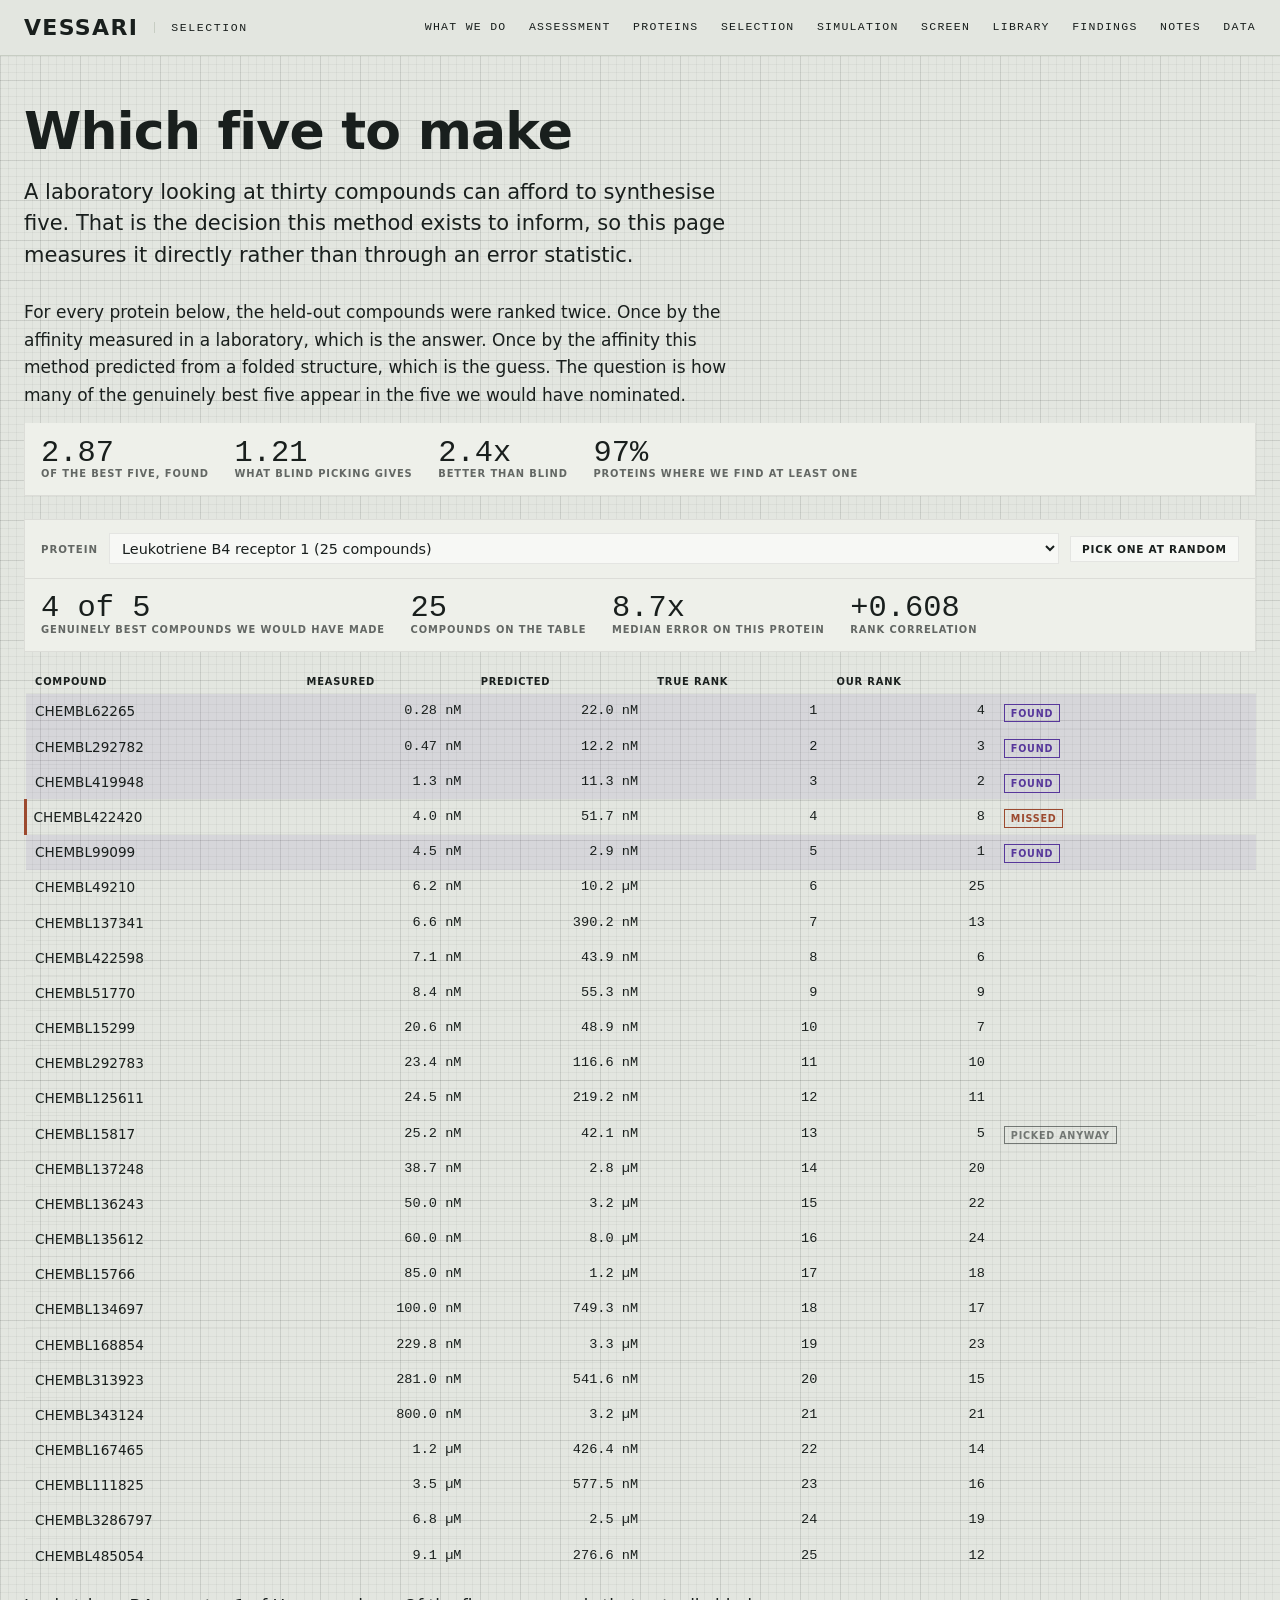
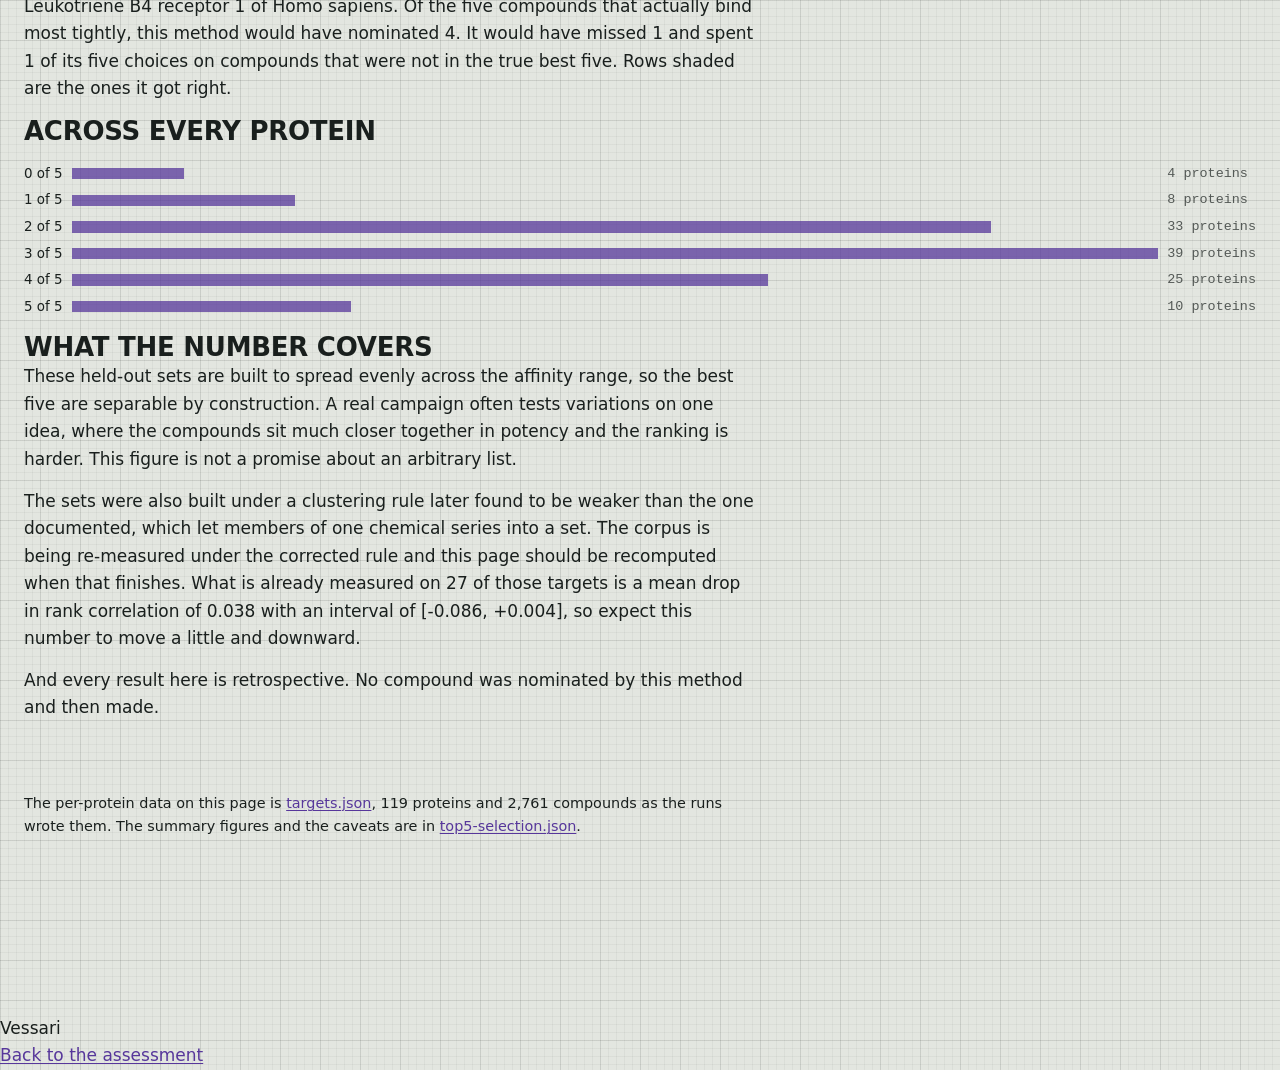
<file: selection/index.html>
<!doctype html>
<html lang="en">
<head>
<meta charset="utf-8">
<meta http-equiv="Content-Security-Policy" content="
  default-src 'none'; script-src 'self';
  style-src 'self' 'unsafe-inline' https://fonts.googleapis.com;
  font-src 'self' https://fonts.gstatic.com data:; img-src 'self' data:;
  connect-src 'self'; base-uri 'none'; form-action 'none'; object-src 'none'">
<meta name="referrer" content="no-referrer">
<meta name="viewport" content="width=device-width, initial-scale=1">
<title>Which Five To Make</title>
<meta name="description" content="A laboratory can synthesise five of the compounds it is considering. Pick a protein and see which five this method nominates, and which five were actually best.">
<link rel="preconnect" href="https://fonts.googleapis.com">
<link rel="preconnect" href="https://fonts.gstatic.com" crossorigin>
<link href="https://fonts.googleapis.com/css2?family=Barlow+Semi+Condensed:wght@500;600&family=DM+Mono:wght@400;500&family=Source+Sans+3:wght@400;600&display=swap" rel="stylesheet">
<link rel="stylesheet" href="../styles.css">
<link rel="stylesheet" href="../findings/findings.css">
<style>
  .pickrow { display: flex; gap: 0.7rem; align-items: center; flex-wrap: wrap;
             padding: 0.85rem 1rem; border: 1px solid var(--rule-major);
             background: var(--paper-lit); margin: 1.4rem 0 0; }
  .pickrow label { font: 600 0.64rem/1 var(--f-display); text-transform: uppercase;
                   letter-spacing: 0.09em; opacity: 0.65; }
  .pickrow select { font: 400 0.9rem/1.3 var(--f-body); padding: 0.35rem 0.5rem;
                    border: 1px solid var(--rule-major); background: var(--paper-hi);
                    color: var(--graphite); flex: 1 1 18rem; max-width: 100%; }
  .pickrow button { font: 600 0.66rem/1 var(--f-display); text-transform: uppercase;
                    letter-spacing: 0.07em; padding: 0.42rem 0.7rem;
                    border: 1px solid var(--rule-major); background: var(--paper-hi);
                    color: var(--graphite); cursor: pointer; }
  .pickrow button:hover { background: var(--paper); }

  .verdict { border: 1px solid var(--rule-major); border-top: 0;
             background: var(--paper-lit); padding: 0.9rem 1rem;
             display: flex; gap: 1.6rem; flex-wrap: wrap; align-items: baseline; }
  .verdict .big { font: 500 1.9rem/1 var(--f-data); font-variant-numeric: tabular-nums; }
  .verdict .lab { font: 600 0.62rem/1.3 var(--f-display); text-transform: uppercase;
                  letter-spacing: 0.09em; opacity: 0.65; }

  .wide { overflow-x: auto; margin: 1.2rem 0; }
  table.sel { width: 100%; border-collapse: collapse; font-size: 0.85rem;
              min-width: 36rem; }
  table.sel th, table.sel td { padding: 0.38rem 0.6rem; text-align: left;
                               border-bottom: 1px solid var(--rule-minor); }
  table.sel th { font: 600 0.62rem/1 var(--f-display); text-transform: uppercase;
                 letter-spacing: 0.08em; }
  table.sel td.n { text-align: right; font-family: var(--f-data);
                   font-variant-numeric: tabular-nums; }
  table.sel tr.hit { background: rgba(87, 55, 155, 0.085); }
  table.sel tr.miss td:first-child { border-left: 3px solid var(--pen-clay);
                                     padding-left: calc(0.6rem - 3px); }
  .mark { font: 600 0.6rem/1 var(--f-display); text-transform: uppercase;
          letter-spacing: 0.08em; padding: 0.18rem 0.36rem;
          border: 1px solid currentColor; white-space: nowrap; }
  .m-both { color: var(--pen-violet); }
  .m-missed { color: var(--pen-clay); }
  .m-false { color: var(--graphite); opacity: 0.55; }

  .dist { display: grid; grid-template-columns: auto 1fr auto; gap: 0.3rem 0.6rem;
          align-items: center; margin: 1rem 0; font-size: 0.84rem; }
  .dist .bar { height: 0.7rem; background: var(--pen-violet); opacity: 0.75; }
  .dist .cnt { font-family: var(--f-data); font-variant-numeric: tabular-nums;
               opacity: 0.7; }
</style>
</head>
<body>

<header class="masthead">
  <div class="masthead-in">
    <a class="wordmark" href="../">VESSARI</a>
    <span class="masthead-sub">selection</span>
    <nav class="topnav" aria-label="Sections">
      <a href="../what/">what we do</a>
      <a href="../">assessment</a>
      <a href="../proteins/">proteins</a>
      <a href="../selection/">selection</a>
      <a href="../sim/">simulation</a>
      <a href="../screen/">screen</a>
      <a href="../library/">library</a>
      <a href="../findings/">findings</a>
      <a href="../notes/">notes</a>
      <a href="../data/">data</a>
    </nav>
  </div>
</header>

<main class="strip">
  <div class="f-intro">
    <h1 class="h1">Which five to make</h1>
    <p class="lede">A laboratory looking at thirty compounds can afford to
      synthesise five. That is the decision this method exists to inform, so
      this page measures it directly rather than through an error statistic.</p>
  </div>

  <p class="body">For every protein below, the held-out compounds were ranked
    twice. Once by the affinity measured in a laboratory, which is the answer.
    Once by the affinity this method predicted from a folded structure, which
    is the guess. The question is how many of the genuinely best five appear in
    the five we would have nominated.</p>

  <div id="summary"></div>

  <div class="pickrow">
    <label for="target">Protein</label>
    <select id="target"></select>
    <button id="random" type="button">Pick one at random</button>
  </div>
  <div class="verdict" id="verdict"></div>

  <div class="wide"><table class="sel" id="table"></table></div>

  <p class="body" id="caption"></p>

  <h2 class="h2">Across every protein</h2>
  <div id="dist"></div>

  <h2 class="h2">What the number covers</h2>

  <p class="body">These held-out sets are built to spread evenly across the
    affinity range, so the best five are separable by construction. A real
    campaign often tests variations on one idea, where the compounds sit much
    closer together in potency and the ranking is harder. This figure is not a
    promise about an arbitrary list.</p>

  <p class="body">The sets were also built under a clustering rule later found
    to be weaker than the one documented, which let members of one chemical
    series into a set. The corpus is being re-measured under the corrected rule
    and this page should be recomputed when that finishes. What is already
    measured on 27 of those targets is a mean drop in rank correlation of 0.038
    with an interval of [-0.086, +0.004], so expect this number to move a
    little and downward.</p>

  <p class="body">And every result here is retrospective. No compound was
    nominated by this method and then made.</p>

  <p class="f-foot">The per-protein data on this page is
    <a href="targets.json">targets.json</a>, 119 proteins and 2,761 compounds
    as the runs wrote them. The summary figures and the caveats are in
    <a href="../data-files/top5-selection.json">top5-selection.json</a>.</p>
</main>

<footer class="foot">
  <div class="foot-inner">
    <span>Vessari</span>
    <nav><a href="../">Back to the assessment</a></nav>
  </div>
</footer>

<script src="selection.js"></script>
</body></html>
</file>
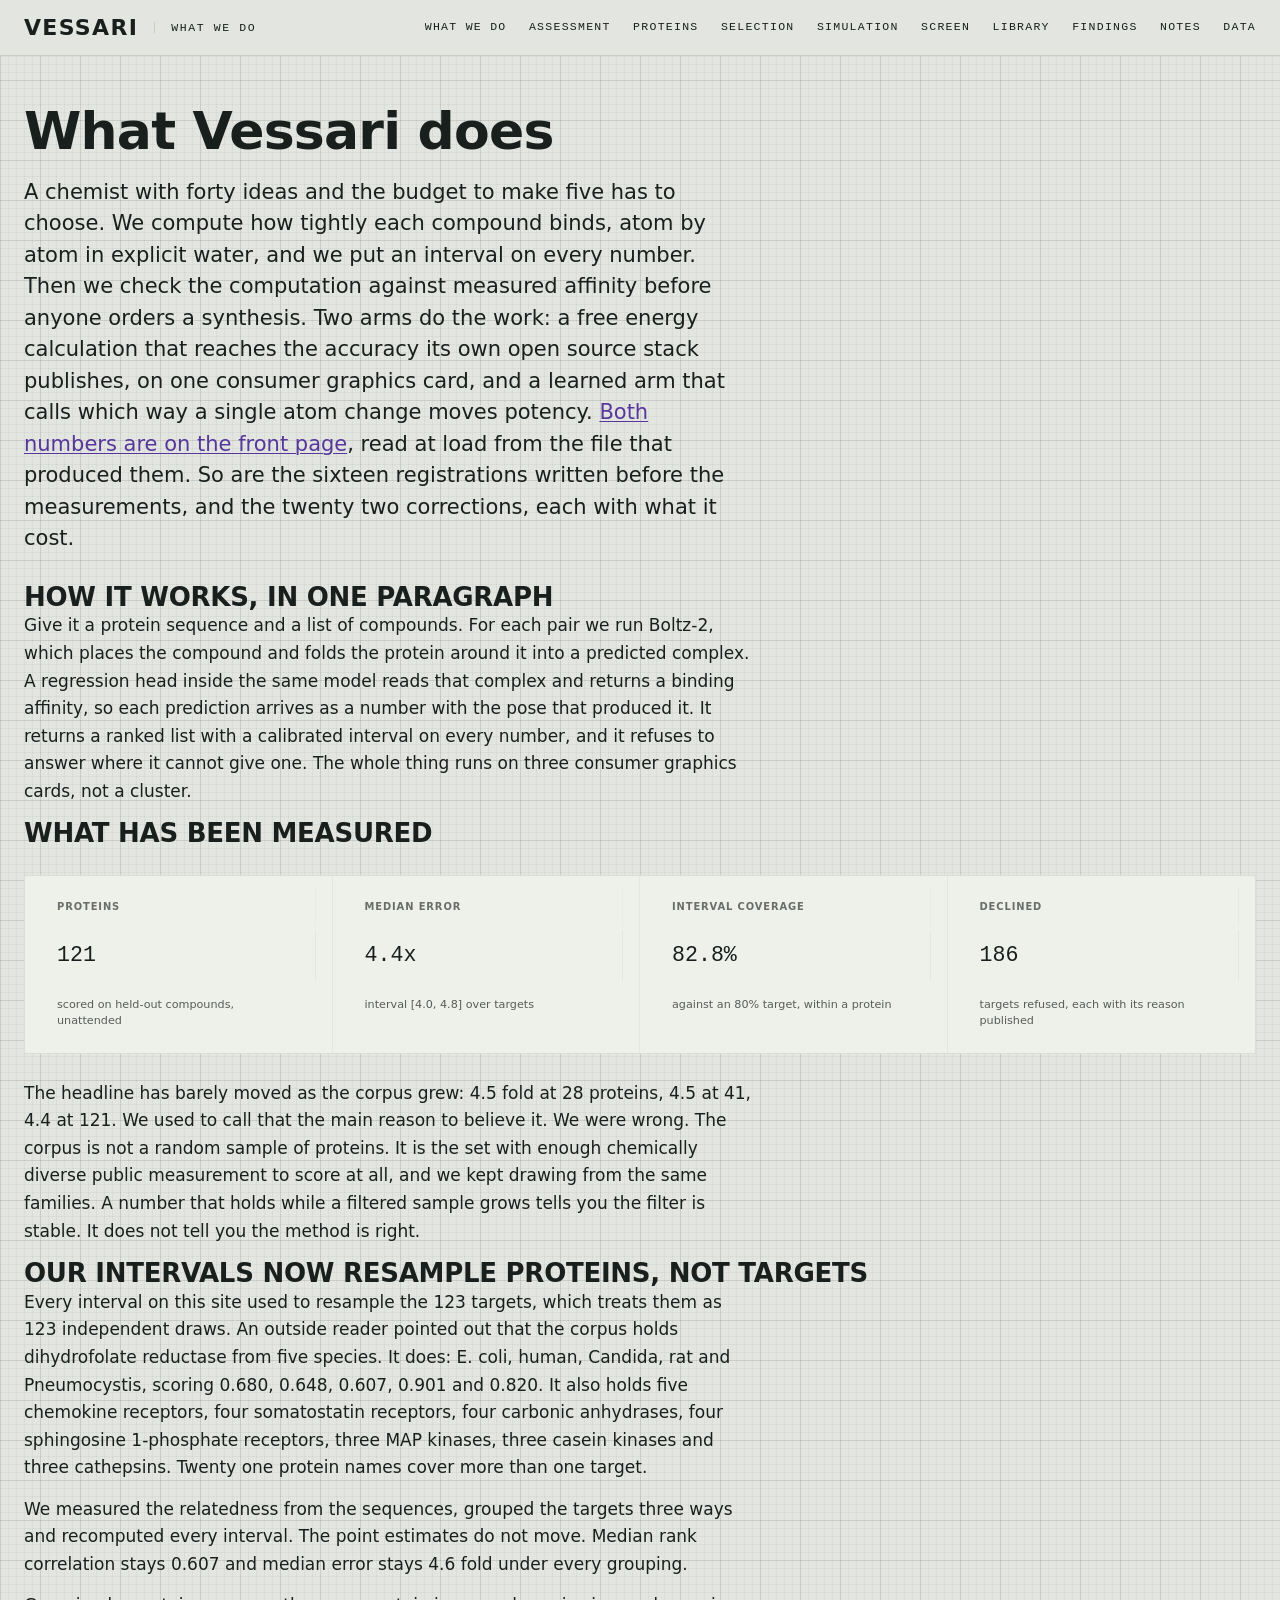
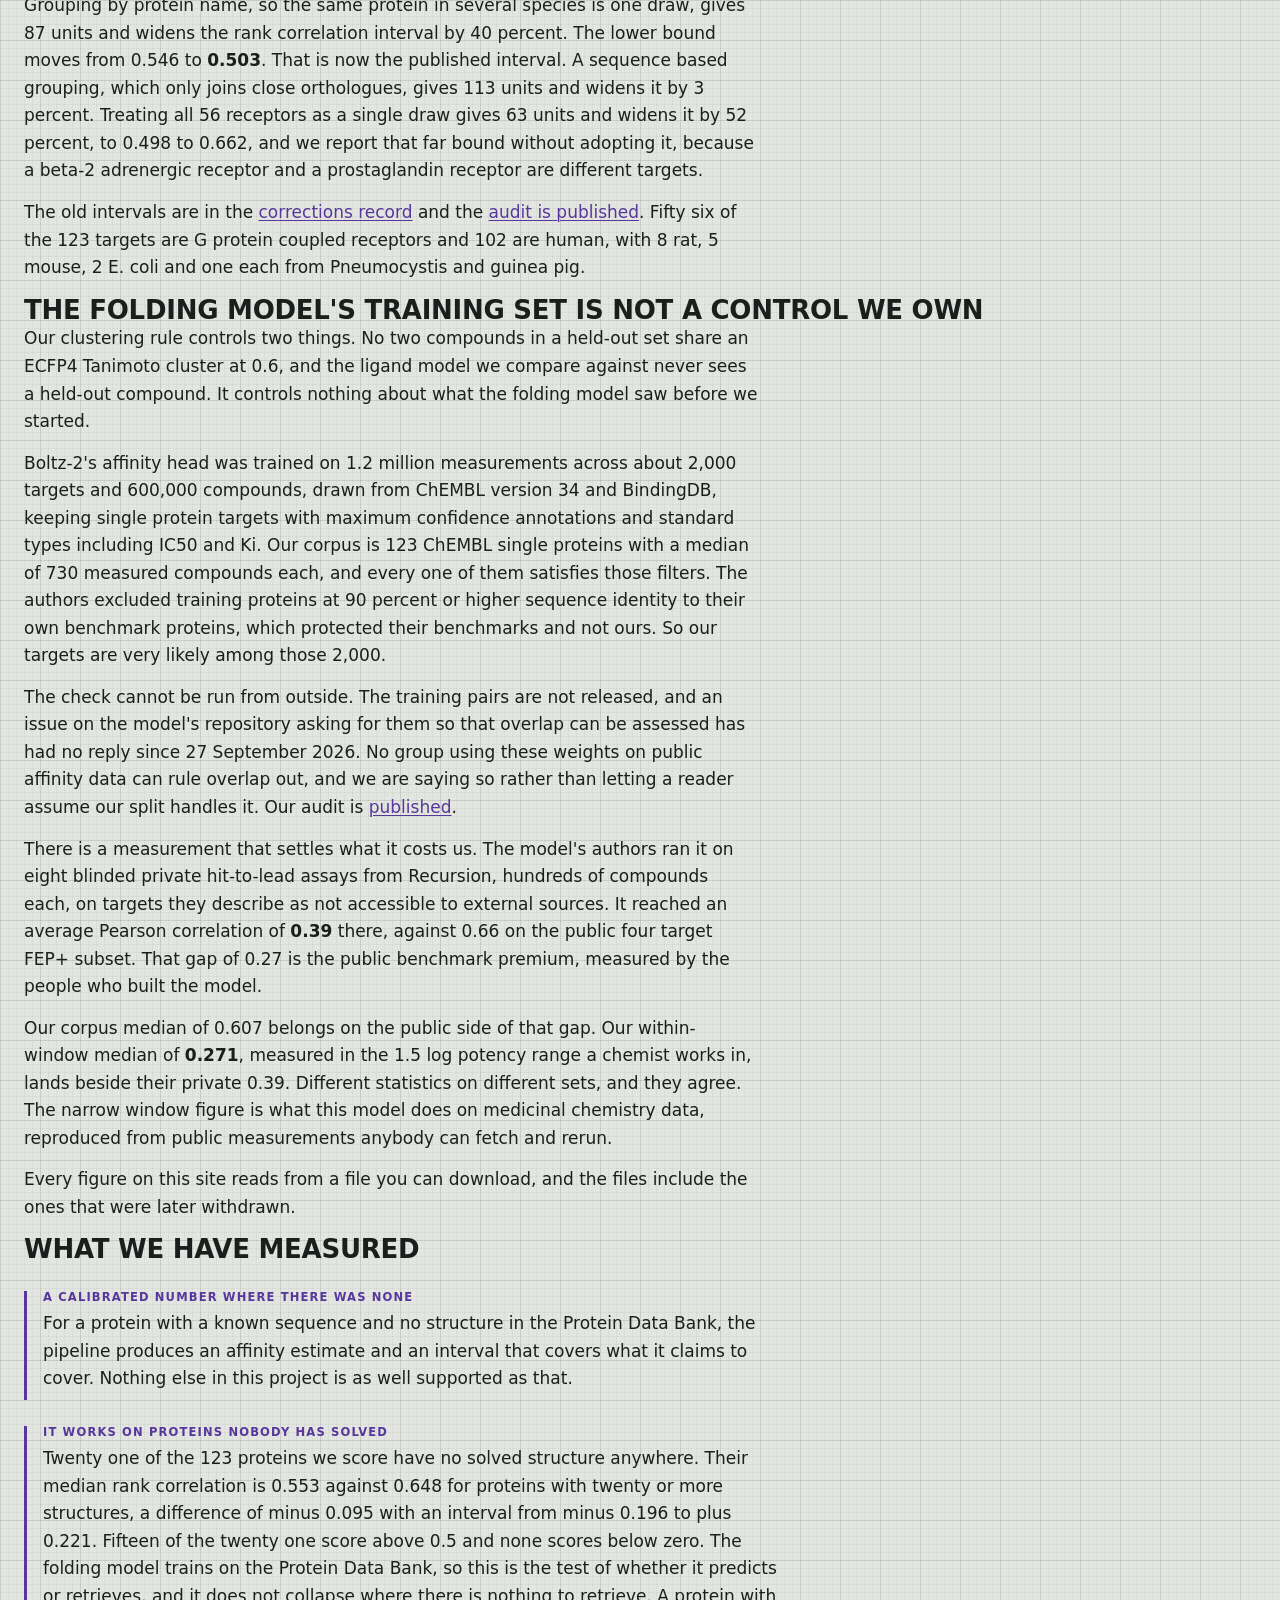
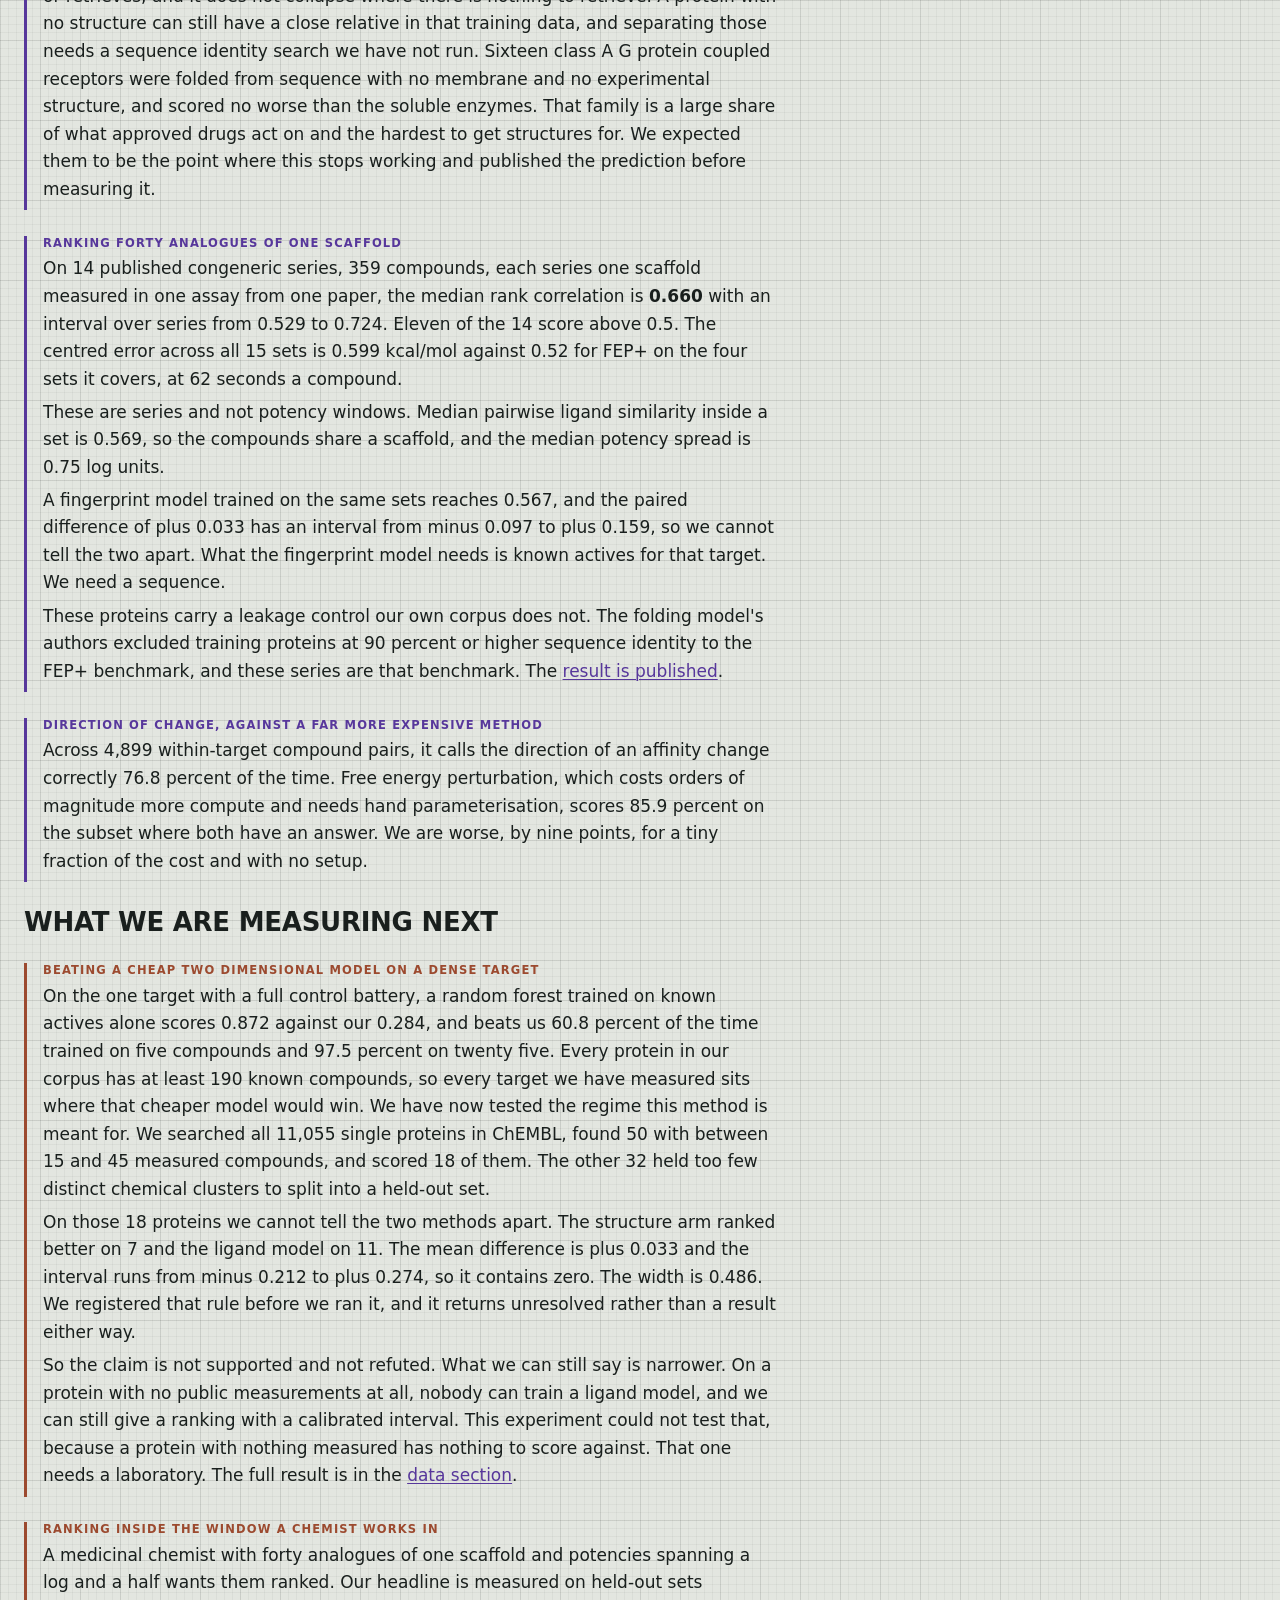
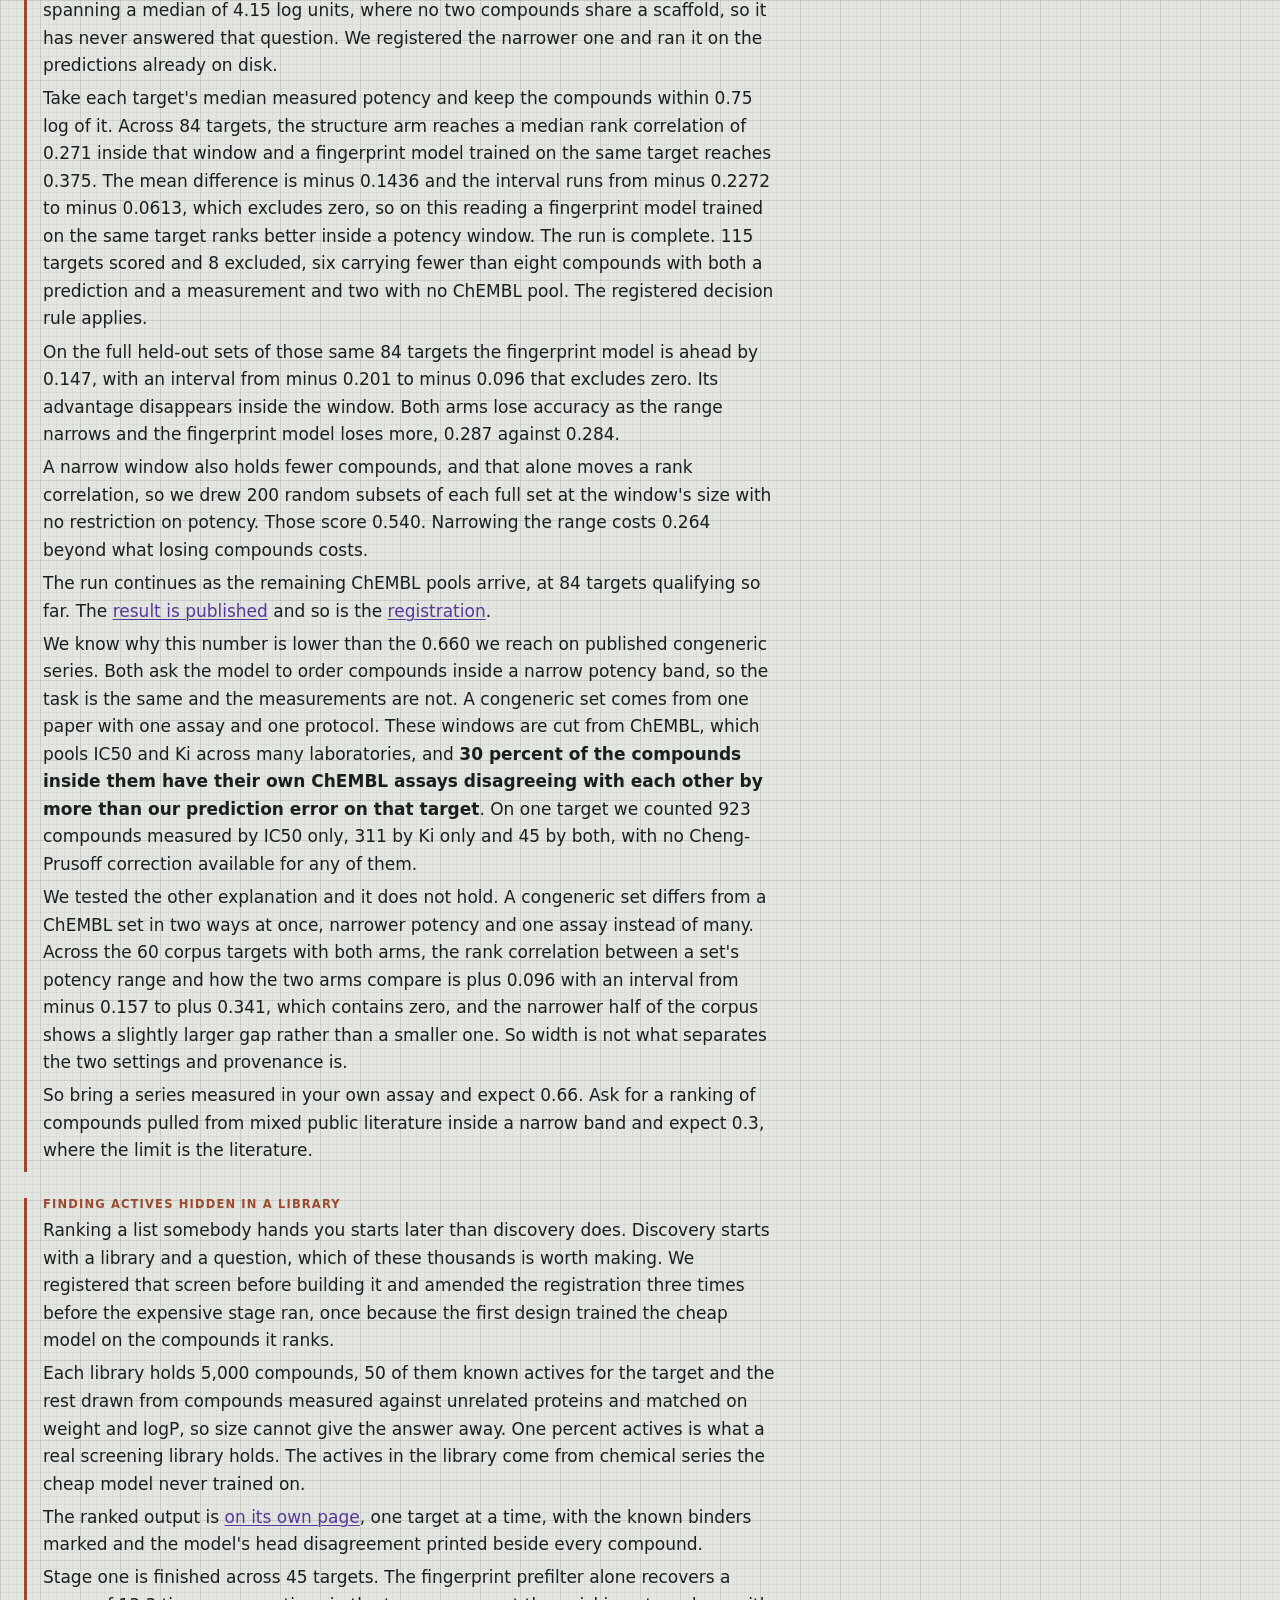
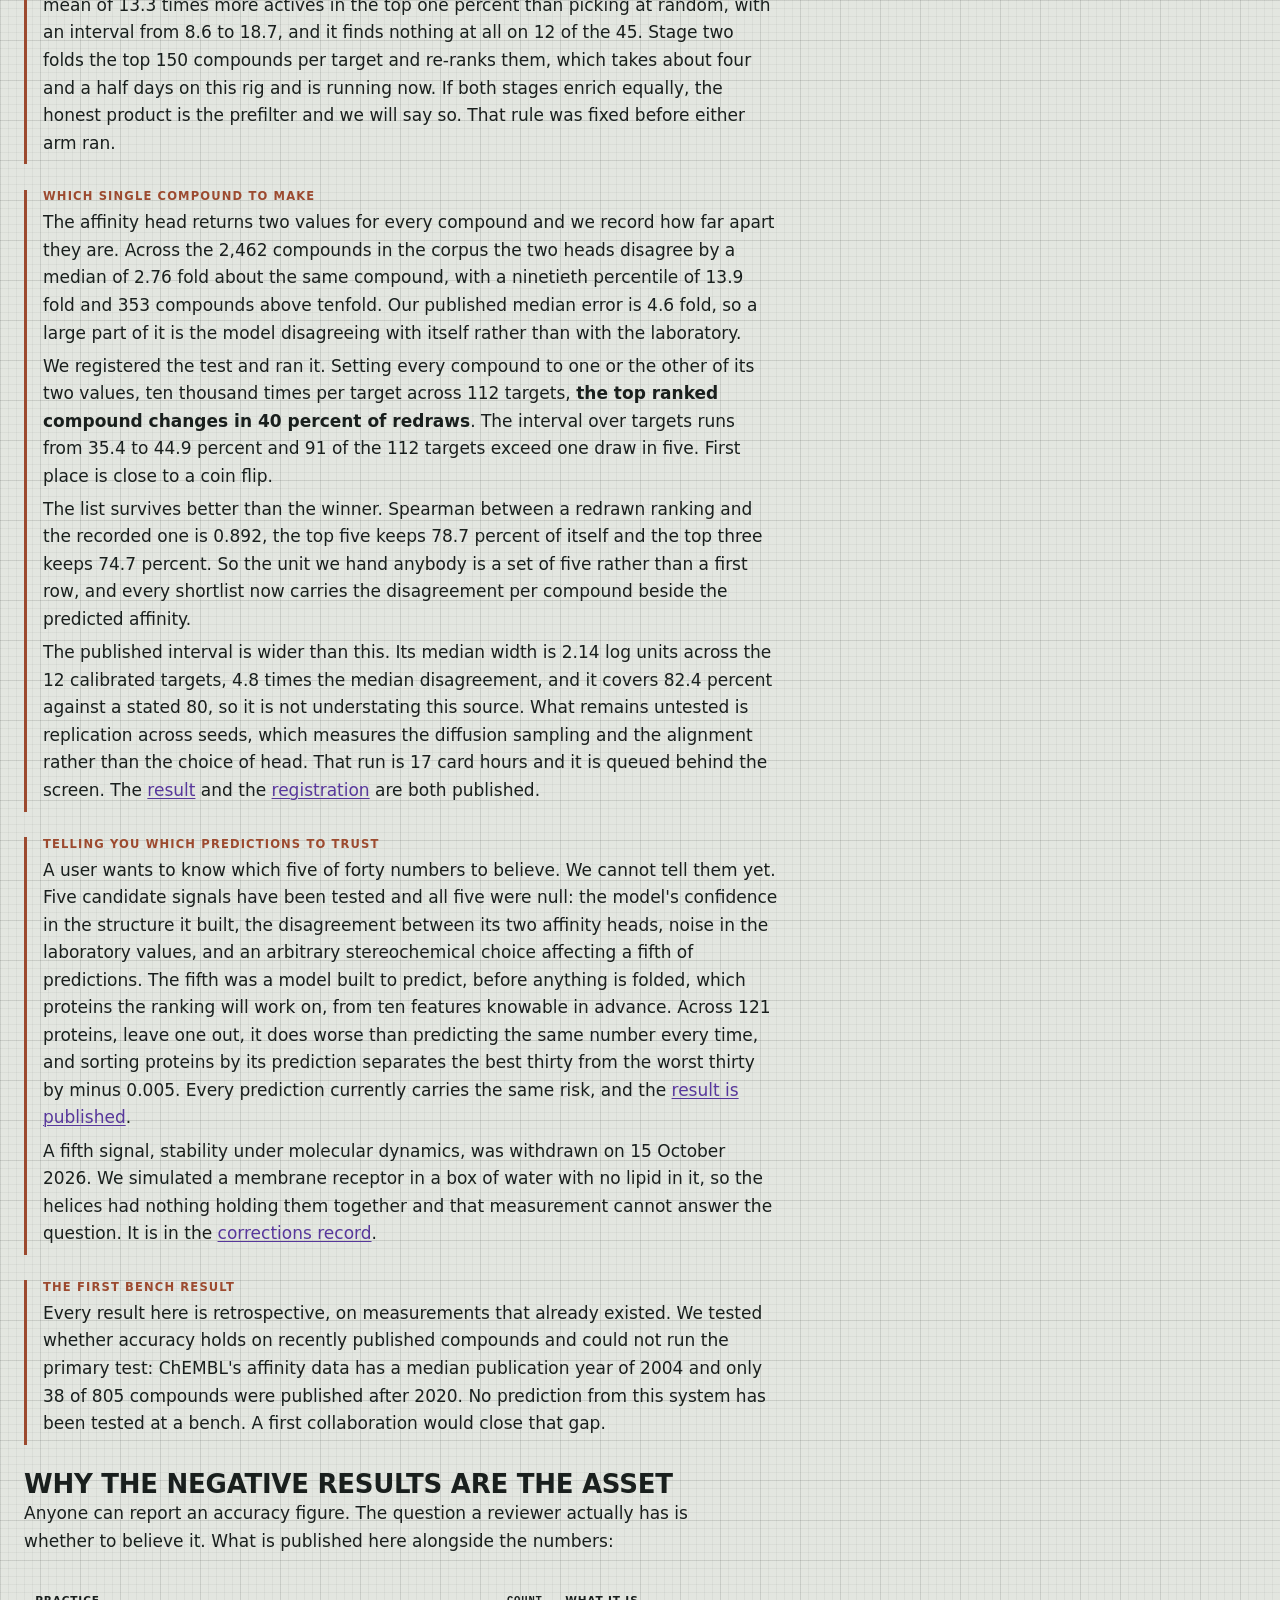
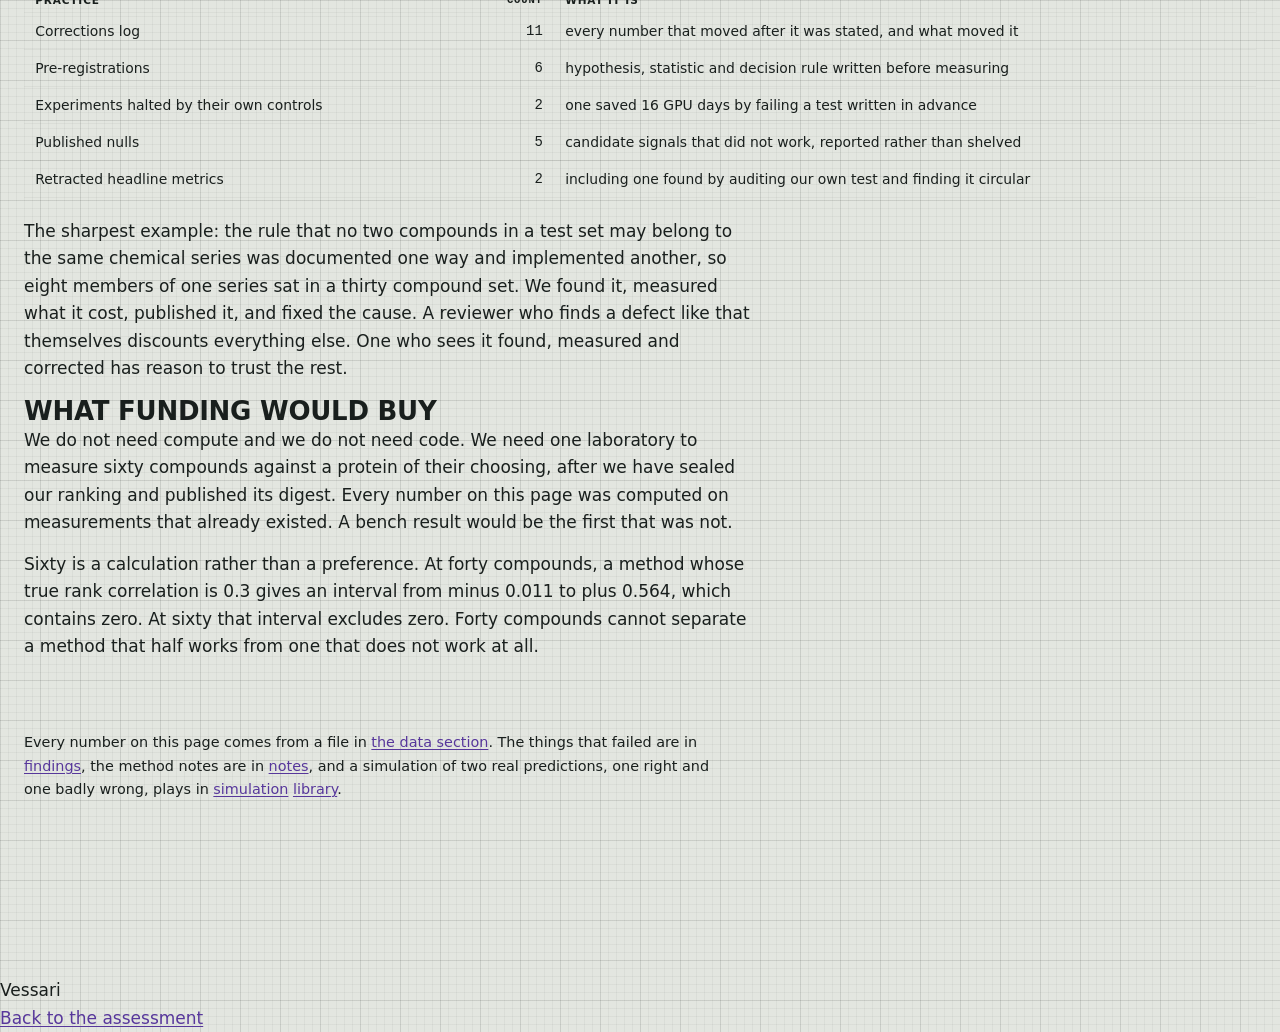
<file: what/index.html>
<!doctype html>
<html lang="en">
<head>
<meta charset="utf-8">
<meta http-equiv="Content-Security-Policy" content="
  default-src 'none'; script-src 'none';
  style-src 'self' 'unsafe-inline' https://fonts.googleapis.com;
  font-src 'self' https://fonts.gstatic.com data:; img-src 'self' data:;
  connect-src 'self'; base-uri 'none'; form-action 'none'; object-src 'none'">
<meta name="referrer" content="no-referrer">
<meta name="viewport" content="width=device-width, initial-scale=1">
<title>What Vessari does</title>
<meta name="description" content="What Vessari does, what it has been measured to do, and the things it has not established. Written for someone deciding whether to fund it.">
<link rel="preconnect" href="https://fonts.googleapis.com">
<link rel="preconnect" href="https://fonts.gstatic.com" crossorigin>
<link href="https://fonts.googleapis.com/css2?family=Barlow+Semi+Condensed:wght@500;600&family=DM+Mono:wght@400;500&family=Source+Sans+3:wght@400;600&display=swap" rel="stylesheet">
<link rel="stylesheet" href="../styles.css">
<link rel="stylesheet" href="../findings/findings.css">
<style>
  .claim { border-left: 3px solid var(--pen-violet); padding: 0.1rem 0 0.1rem 1rem;
           margin: 1.6rem 0; }
  .claim--not { border-left-color: var(--pen-clay); }
  .claim h3 { font: 600 0.72rem/1 var(--f-display); text-transform: uppercase;
              letter-spacing: 0.1em; color: var(--pen-violet); margin: 0 0 0.4rem; }
  .claim--not h3 { color: var(--pen-clay); }
  .claim p { margin: 0.35rem 0; }
  .fig { display: grid; gap: 0; margin: 1.6rem 0;
         border: 1px solid var(--rule-major); background: var(--paper-lit); }
  @media (min-width: 760px) { .fig { grid-template-columns: repeat(4, 1fr); } }
  .fig div { padding: 0.8rem 1rem; border-right: 1px solid var(--rule-minor); }
  .fig div:last-child { border-right: 0; }
  .fig .k { font: 600 0.62rem/1.2 var(--f-display); text-transform: uppercase;
            letter-spacing: 0.09em; opacity: 0.62; }
  .fig .v { font: 500 1.35rem/1.2 var(--f-data); font-variant-numeric: tabular-nums;
            margin-top: 0.25rem; }
  .fig .n { font: 400 0.7rem/1.35 var(--f-body); opacity: 0.7; margin-top: 0.2rem; }
  .wide { overflow-x: auto; }
  table.t { width: 100%; border-collapse: collapse; font-size: 0.87rem; margin: 1.2rem 0; }
  table.t th, table.t td { padding: 0.42rem 0.7rem; text-align: left;
                           border-bottom: 1px solid var(--rule-minor); }
  table.t th { font: 600 0.66rem/1 var(--f-display); text-transform: uppercase;
               letter-spacing: 0.08em; }
  table.t .n { text-align: right; font-family: var(--f-data);
               font-variant-numeric: tabular-nums; }
</style>
</head>
<body>

<header class="masthead">
  <div class="masthead-in">
    <a class="wordmark" href="../">VESSARI</a>
    <span class="masthead-sub">what we do</span>
    <nav class="topnav" aria-label="Sections">
      <a href="../what/">what we do</a>
      <a href="../">assessment</a>
      <a href="../proteins/">proteins</a>
      <a href="../selection/">selection</a>
      <a href="../sim/">simulation</a>
      <a href="../screen/">screen</a>
      <a href="../library/">library</a>
      <a href="../findings/">findings</a>
      <a href="../notes/">notes</a>
      <a href="../data/">data</a>
    </nav>
  </div>
</header>

<main class="strip">
  <div class="f-intro">
    <h1 class="h1">What Vessari does</h1>
    <p class="lede">A chemist with forty ideas and the budget to make five has
      to choose. We compute how tightly each compound binds, atom by atom in
      explicit water, and we put an interval on every number. Then we check the
      computation against measured affinity before anyone orders a synthesis.
      Two arms do the work: a free energy calculation that reaches the accuracy
      its own open source stack publishes, on one consumer graphics card, and a
      learned arm that calls which way a single atom change moves potency. <a
      href="../">Both numbers are on the front page</a>, read at load from the
      file that produced them. So are the sixteen registrations written before
      the measurements, and the twenty two corrections, each with what it
      cost.</p>
  </div>

  <h2 class="h2">How it works, in one paragraph</h2>

  <p class="body">Give it a protein sequence and a list of compounds. For each
    pair we run Boltz-2, which places the compound and folds the protein around
    it into a predicted complex. A regression head inside the same model reads
    that complex and returns a binding affinity, so each prediction arrives as
    a number with the pose that produced it. It
    returns a ranked list with a calibrated interval on every number, and it
    refuses to answer where it cannot give one. The whole thing runs on three
    consumer graphics cards, not a cluster.</p>

  <h2 class="h2">What has been measured</h2>

  <div class="fig">
    <div><div class="k">proteins</div><div class="v">121</div>
      <div class="n">scored on held-out compounds, unattended</div></div>
    <div><div class="k">median error</div><div class="v">4.4x</div>
      <div class="n">interval [4.0, 4.8] over targets</div></div>
    <div><div class="k">interval coverage</div><div class="v">82.8%</div>
      <div class="n">against an 80% target, within a protein</div></div>
    <div><div class="k">declined</div><div class="v">186</div>
      <div class="n">targets refused, each with its reason published</div></div>
  </div>

  <p class="body">The headline has barely moved as the corpus grew: 4.5 fold
    at 28 proteins, 4.5 at 41, 4.4 at 121. We used to call that the main reason
    to believe it. We were wrong. The corpus is not a random sample of
    proteins. It is the set with enough chemically diverse public measurement
    to score at all, and we kept drawing from the same families. A number that
    holds while a filtered sample grows tells you the filter is stable. It does
    not tell you the method is right.</p>

  <h2 class="h2">Our intervals now resample proteins, not targets</h2>

  <p class="body">Every interval on this site used to resample the 123 targets,
    which treats them as 123 independent draws. An outside reader pointed out
    that the corpus holds dihydrofolate reductase from five species. It does:
    E. coli, human, Candida, rat and Pneumocystis, scoring 0.680, 0.648, 0.607,
    0.901 and 0.820. It also holds five chemokine receptors, four somatostatin
    receptors, four carbonic anhydrases, four sphingosine 1-phosphate
    receptors, three MAP kinases, three casein kinases and three cathepsins.
    Twenty one protein names cover more than one target.</p>

  <p class="body">We measured the relatedness from the sequences, grouped the
    targets three ways and recomputed every interval. The point estimates do
    not move. Median rank correlation stays 0.607 and median error stays 4.6
    fold under every grouping.</p>

  <p class="body">Grouping by protein name, so the same protein in several
    species is one draw, gives 87 units and widens the rank correlation
    interval by 40 percent. The lower bound moves from 0.546 to
    <strong>0.503</strong>. That is now the published interval. A sequence
    based grouping, which only joins close orthologues, gives 113 units and
    widens it by 3 percent. Treating all 56 receptors as a single draw gives 63
    units and widens it by 52 percent, to 0.498 to 0.662, and we report that
    far bound without adopting it, because a beta-2 adrenergic receptor and a
    prostaglandin receptor are different targets.</p>

  <p class="body">The old intervals are in the
    <a href="../data-files/CORRECTIONS.md">corrections record</a> and the
    <a href="../data-files/2026-10-16-target-independence.md">audit is
    published</a>. Fifty six of the 123 targets are G protein coupled
    receptors and 102 are human, with 8 rat, 5 mouse, 2 E. coli and one each
    from Pneumocystis and guinea pig.</p>

  <h2 class="h2">The folding model's training set is not a control we own</h2>

  <p class="body">Our clustering rule controls two things. No two compounds in
    a held-out set share an ECFP4 Tanimoto cluster at 0.6, and the ligand model
    we compare against never sees a held-out compound. It controls nothing
    about what the folding model saw before we started.</p>

  <p class="body">Boltz-2's affinity head was trained on 1.2 million
    measurements across about 2,000 targets and 600,000 compounds, drawn from
    ChEMBL version 34 and BindingDB, keeping single protein targets with
    maximum confidence annotations and standard types including IC50 and Ki.
    Our corpus is 123 ChEMBL single proteins with a median of 730 measured
    compounds each, and every one of them satisfies those filters. The authors
    excluded training proteins at 90 percent or higher sequence identity to
    their own benchmark proteins, which protected their benchmarks and not
    ours. So our targets are very likely among those 2,000.</p>

  <p class="body">The check cannot be run from outside. The training pairs are
    not released, and an issue on the model's repository asking for them so
    that overlap can be assessed has had no reply since 27 September 2026. No
    group using these weights on public affinity data can rule overlap out, and
    we are saying so rather than letting a reader assume our split handles it.
    Our audit is
    <a href="../data-files/2026-10-16-training-overlap.md">published</a>.</p>

  <p class="body">There is a measurement that settles what it costs us. The
    model's authors ran it on eight blinded private hit-to-lead assays from
    Recursion, hundreds of compounds each, on targets they describe as not
    accessible to external sources. It reached an average Pearson correlation
    of <strong>0.39</strong> there, against 0.66 on the public four target FEP+
    subset. That gap of 0.27 is the public benchmark premium, measured by the
    people who built the model.</p>

  <p class="body">Our corpus median of 0.607 belongs on the public side of that
    gap. Our within-window median of
    <strong><span data-claim="ws_structure2">0.271</span></strong>, measured in the
    1.5 log potency range a chemist works in, lands beside their private 0.39.
    Different statistics on different sets, and they agree. The narrow window
    figure is what this model does on medicinal chemistry data, reproduced from
    public measurements anybody can fetch and rerun.</p>

  <p class="body">Every figure on this site reads from a file you can download,
    and the files include the ones that were later withdrawn.</p>

  <h2 class="h2">What we have measured</h2>

  <div class="claim">
    <h3>A calibrated number where there was none</h3>
    <p class="body">For a protein with a known sequence and no structure in the
      Protein Data Bank, the pipeline produces an affinity estimate and an
      interval that covers what it claims to cover. Nothing else in this
      project is as well supported as that.</p>
  </div>

  <div class="claim">
    <h3>It works on proteins nobody has solved</h3>
    <p class="body">Twenty one of the 123 proteins we score have no solved structure anywhere. Their median rank correlation is 0.553 against 0.648 for proteins with twenty or more structures, a difference of minus 0.095 with an interval from minus 0.196 to plus 0.221. Fifteen of the twenty one score above 0.5 and none scores below zero. The folding model trains on the Protein Data Bank, so this is the test of whether it predicts or retrieves, and it does not collapse where there is nothing to retrieve. A protein with no structure can still have a close relative in that training data, and separating those needs a sequence identity search we have not run. Sixteen class A G protein coupled receptors were folded
      from sequence with no membrane and no experimental structure, and scored
      no worse than the soluble enzymes. That family is a large share of what
      approved drugs act on and the hardest to get structures for. We expected
      them to be the point where this stops working and published the
      prediction before measuring it.</p>
  </div>

  <div class="claim">
    <h3>Ranking forty analogues of one scaffold</h3>
    <p class="body">On 14 published congeneric series, 359 compounds, each
      series one scaffold measured in one assay from one paper, the median rank
      correlation is <strong>0.660</strong> with an interval over series from
      0.529 to 0.724. Eleven of the 14 score above 0.5. The centred error
      across all 15 sets is 0.599 kcal/mol against 0.52 for FEP+ on the four
      sets it covers, at 62 seconds a compound.</p>
    <p class="body">These are series and not potency windows. Median pairwise
      ligand similarity inside a set is 0.569, so the compounds share a
      scaffold, and the median potency spread is 0.75 log units.</p>
    <p class="body">A fingerprint model trained on the same sets reaches 0.567,
      and the paired difference of plus 0.033 has an interval from minus 0.097
      to plus 0.159, so we cannot tell the two apart. What the fingerprint
      model needs is known actives for that target. We need a sequence.</p>
    <p class="body">These proteins carry a leakage control our own corpus does
      not. The folding model's authors excluded training proteins at 90 percent
      or higher sequence identity to the FEP+ benchmark, and these series are
      that benchmark. The
      <a href="../data-files/2026-10-16-congeneric-series.md">result is
      published</a>.</p>
  </div>

  <div class="claim">
    <h3>Direction of change, against a far more expensive method</h3>
    <p class="body">Across 4,899 within-target compound pairs, it calls the
      direction of an affinity change correctly 76.8 percent of the time. Free
      energy perturbation, which costs orders of magnitude more compute and
      needs hand parameterisation, scores 85.9 percent on the subset where both
      have an answer. We are worse, by nine points, for a tiny fraction of the
      cost and with no setup.</p>
  </div>

  <h2 class="h2">What we are measuring next</h2>

  <div class="claim claim--not">
    <h3>Beating a cheap two dimensional model on a dense target</h3>
    <p class="body">On the one target with a full control battery, a random
      forest trained on known actives alone scores 0.872 against our 0.284, and
      beats us 60.8 percent of the time trained on five compounds and 97.5
      percent on twenty five. Every protein in our corpus has at least 190
      known compounds, so every target we have measured sits where that cheaper
      model would win. We have now tested the regime this
      method is meant for. We searched all 11,055 single proteins in ChEMBL,
      found 50 with between 15 and 45 measured compounds, and scored 18 of
      them. The other 32 held too few distinct chemical clusters to split into
      a held-out set.</p>
    <p class="body">On those 18 proteins we cannot tell the two methods apart.
      The structure arm ranked better on 7 and the ligand model on 11. The mean
      difference is plus 0.033 and the interval runs from minus 0.212 to plus
      0.274, so it contains zero. The width is 0.486. We registered that rule
      before we ran it, and it returns unresolved rather than a result either
      way.</p>
    <p class="body">So the claim is not supported and not refuted. What we can
      still say is narrower. On a protein with no public measurements at all,
      nobody can train a ligand model, and we can still give a ranking with a
      calibrated interval. This experiment could not test that, because a
      protein with nothing measured has nothing to score against. That one
      needs a laboratory. The full result is in the
      <a href="../data/">data section</a>.</p>
  </div>

  <div class="claim claim--not">
    <h3>Ranking inside the window a chemist works in</h3>
    <p class="body">A medicinal chemist with forty analogues of one scaffold
      and potencies spanning a log and a half wants them ranked. Our headline
      is measured on held-out sets spanning a median of 4.15 log units, where
      no two compounds share a scaffold, so it has never answered that
      question. We registered the narrower one and ran it on the predictions
      already on disk.</p>
    <p class="body">Take each target's median measured potency and keep the
      compounds within 0.75 log of it. Across
      <span data-claim="ws_n">84</span> targets, the structure arm
      reaches a median rank correlation of
      <span data-claim="ws_structure">0.271</span> inside that window and a
      fingerprint model trained on the same target reaches
      <span data-claim="ws_ligand">0.375</span>. The mean
      difference is <span data-claim="ws_diff">minus 0.1436</span> and the
      interval runs from <span data-claim="ws_ci">minus 0.2272 to minus 0.0613</span>, which <span data-claim="ws_verdict">excludes zero, so on this reading a fingerprint model trained on the same target ranks better inside a potency window</span>.
      <span data-claim="ws_status">The run is complete. 115 targets scored and 8 excluded, six carrying fewer than eight compounds with both a prediction and a measurement and two with no ChEMBL pool. The registered decision rule applies.</span></p>
    <p class="body">On the full held-out sets of those same
      <span data-claim="ws_n2">84</span> targets the
      fingerprint model is ahead by
      <span data-claim="ws_full_gap">0.147</span>, with an interval from
      <span data-claim="ws_full_ci">minus 0.201 to minus 0.096</span> that
      excludes zero. Its advantage disappears inside the
      window. Both arms lose accuracy as the range narrows and the fingerprint
      model loses more, <span data-claim="ws_ligand_drop">0.287</span> against
      <span data-claim="ws_structure_drop">0.284</span>.</p>
    <p class="body">A narrow window also holds fewer compounds, and that alone
      moves a rank correlation, so we drew 200 random subsets of each full set
      at the window's size with no restriction on potency. Those score
      <span data-claim="ws_subset">0.540</span>.
      Narrowing the range costs
      <span data-claim="ws_range_cost">0.264</span> beyond what losing
      compounds costs.</p>
    <p class="body">The run continues as the remaining ChEMBL pools
      arrive, at <span data-claim="ws_n3">84</span> targets qualifying so
      far. The
      <a href="../data-files/2026-10-16-within-series-result.md">result is
      published</a> and so is the
      <a href="../data-files/2026-10-16-within-series.md">registration</a>.</p>
    <p class="body">We know why this number is lower than the 0.660 we reach on
      published congeneric series. Both ask the model to order compounds inside
      a narrow potency band, so the task is the same and the measurements are
      not. A congeneric set comes from one paper with one assay and one
      protocol. These windows are cut from ChEMBL, which pools IC50 and Ki
      across many laboratories, and <strong><span data-claim="ws_noisy">30</span>
      percent of the compounds inside them have their own ChEMBL assays
      disagreeing with each other by more than our prediction error on that
      target</strong>. On one target we
      counted 923 compounds measured by IC50 only, 311 by Ki only and 45 by
      both, with no Cheng-Prusoff correction available for any of them.</p>
    <p class="body">We tested the other explanation and it does not hold. A
      congeneric set differs from a ChEMBL set in two ways at once, narrower
      potency and one assay instead of many. Across the 60 corpus targets with
      both arms, the rank correlation between a set's potency range and how
      the two arms compare is plus 0.096 with an interval from minus 0.157 to
      plus 0.341, which contains zero, and the narrower half of the corpus
      shows a slightly larger gap rather than a smaller one. So width is not
      what separates the two settings and provenance is.</p>
    <p class="body">So bring a series measured in your own assay and expect
      0.66. Ask for a ranking of compounds pulled from mixed public literature
      inside a narrow band and expect 0.3, where the limit is the literature.</p>
  </div>

  <div class="claim claim--not">
    <h3>Finding actives hidden in a library</h3>
    <p class="body">Ranking a list somebody hands you starts later than
      discovery does. Discovery starts with a library and a question, which of
      these thousands is worth making. We registered that screen before
      building it and amended the registration three times before the
      expensive stage ran, once because the first design trained the cheap
      model on the compounds it ranks.</p>
    <p class="body">Each library holds 5,000 compounds, 50 of them known
      actives for the target and the rest drawn from compounds measured
      against unrelated proteins and matched on weight and logP, so size
      cannot give the answer away. One percent actives is what a real screening
      library holds. The actives in the library come from chemical series the
      cheap model never trained on.</p>
    <p class="body">The ranked output is
      <a href="../screen/">on its own page</a>, one target at a time, with the
      known binders marked and the model's head disagreement printed beside
      every compound.</p>
    <p class="body">Stage one is finished across 45 targets. The fingerprint
      prefilter alone recovers a mean of 13.3 times more actives in the top one
      percent than picking at random, with an interval from 8.6 to 18.7, and it
      finds nothing at all on 12 of the 45. Stage two folds the top 150
      compounds per target and re-ranks them, which takes about four and a half
      days on this rig and is running now. If both stages enrich equally, the
      honest product is the prefilter and we will say so. That rule was fixed
      before either arm ran.</p>
  </div>

  <div class="claim claim--not">
    <h3>Which single compound to make</h3>
    <p class="body">The affinity head returns two values for every compound and
      we record how far apart they are. Across the 2,462 compounds in the
      corpus the two heads disagree by a median of
      <span data-claim="rs_spread">2.76</span> fold about the same compound,
      with a ninetieth percentile of
      <span data-claim="rs_spread90">13.9</span> fold and 353 compounds above
      tenfold. Our published median error is 4.6 fold, so a large part of it is
      the model disagreeing with itself rather than with the laboratory.</p>
    <p class="body">We registered the test and ran it. Setting every compound
      to one or the other of its two values, ten thousand times per target
      across 112 targets, <strong>the top ranked compound changes in
      <span data-claim="rs_top1">40</span> percent of redraws</strong>. The
      interval over targets runs from 35.4 to 44.9 percent and 91 of the 112
      targets exceed one draw in five. First place is close to a coin flip.</p>
    <p class="body">The list survives better than the winner. Spearman between
      a redrawn ranking and the recorded one is
      <span data-claim="rs_spearman">0.892</span>, the top five keeps
      <span data-claim="rs_top5">78.7</span> percent of itself and the top
      three keeps 74.7 percent. So the unit we hand anybody is a set of five
      rather than a first row, and every shortlist now carries the
      disagreement per compound beside the predicted affinity.</p>
    <p class="body">The published interval is wider than this. Its median width
      is 2.14 log units across the 12 calibrated targets, 4.8 times the median
      disagreement, and it covers 82.4 percent against a stated 80, so it is
      not understating this source. What remains untested is replication across
      seeds, which measures the diffusion sampling and the alignment rather
      than the choice of head. That run is 17 card hours and it is queued
      behind the screen. The
      <a href="../data-files/2026-10-16-rank-stability-result.md">result</a> and the
      <a href="../data-files/2026-10-16-rank-stability.md">registration</a>
      are both published.</p>
  </div>

  <div class="claim claim--not">
    <h3>Telling you which predictions to trust</h3>
    <p class="body">A user wants to know which five of forty numbers to
      believe. We cannot tell them yet. Five candidate signals have been tested and
      all five were null: the model's confidence in the structure it built, the
      disagreement between its two affinity heads, noise in the laboratory
      values, and an arbitrary stereochemical choice affecting a fifth of
      predictions. The fifth was a model built to predict, before anything is
      folded, which proteins the ranking will work on, from ten features
      knowable in advance. Across 121 proteins, leave one out, it does worse
      than predicting the same number every time, and sorting proteins by its
      prediction separates the best thirty from the worst thirty by minus
      0.005. Every prediction currently carries the same risk, and the
      <a href="../data-files/2026-10-15-applicability.md">result is
      published</a>.</p>
      <p class="body">A fifth signal, stability under molecular dynamics, was
      withdrawn on 15 October 2026. We simulated a membrane receptor in a box
      of water with no lipid in it, so the helices had nothing holding them
      together and that measurement cannot answer the question. It is in the
      <a href="../data-files/CORRECTIONS.md">corrections record</a>.</p>
  </div>

  <div class="claim claim--not">
    <h3>The first bench result</h3>
    <p class="body">Every result here is retrospective, on measurements that
      already existed. We tested whether accuracy holds on recently published
      compounds and could not run the primary test: ChEMBL's affinity data has
      a median publication year of 2004 and only 38 of 805 compounds were
      published after 2020. No prediction from this system has been tested at a
      bench. A first collaboration would close that gap.</p>
  </div>

  <h2 class="h2">Why the negative results are the asset</h2>

  <p class="body">Anyone can report an accuracy figure. The question a reviewer
    actually has is whether to believe it. What is published here alongside the
    numbers:</p>

  <div class="wide">
  <table class="t">
    <thead><tr><th>Practice</th><th class="n">Count</th><th>What it is</th></tr></thead>
    <tbody>
      <tr><td>Corrections log</td><td class="n">11</td>
        <td>every number that moved after it was stated, and what moved it</td></tr>
      <tr><td>Pre-registrations</td><td class="n">6</td>
        <td>hypothesis, statistic and decision rule written before measuring</td></tr>
      <tr><td>Experiments halted by their own controls</td><td class="n">2</td>
        <td>one saved 16 GPU days by failing a test written in advance</td></tr>
      <tr><td>Published nulls</td><td class="n">5</td>
        <td>candidate signals that did not work, reported rather than shelved</td></tr>
      <tr><td>Retracted headline metrics</td><td class="n">2</td>
        <td>including one found by auditing our own test and finding it circular</td></tr>
    </tbody>
  </table>
  </div>

  <p class="body">The sharpest example: the rule that no two compounds in a
    test set may belong to the same chemical series was documented one way and
    implemented another, so eight members of one series sat in a thirty
    compound set. We found it, measured what it cost, published it, and fixed
    the cause. A reviewer who finds a defect like that themselves discounts
    everything else. One who sees it found, measured and corrected has reason
    to trust the rest.</p>

  <h2 class="h2">What funding would buy</h2>

  <p class="body">We do not need compute and we do not need code. We need one
    laboratory to measure sixty compounds against a protein of their choosing,
    after we have sealed our ranking and published its digest. Every number on
    this page was computed on measurements that already existed. A bench result
    would be the first that was not.</p>
  <p class="body">Sixty is a calculation rather than a preference. At forty
    compounds, a method whose true rank correlation is 0.3 gives an interval
    from minus 0.011 to plus 0.564, which contains zero. At sixty that interval
    excludes zero. Forty compounds cannot separate a method that half works
    from one that does not work at all.</p>

  <p class="f-foot">Every number on this page comes from a file in
    <a href="../data/">the data section</a>. The things that failed are in
    <a href="../findings/">findings</a>, the method notes are in
    <a href="../notes/">notes</a>, and a simulation of two real predictions,
    one right and one badly wrong, plays in
    <a href="../sim/">simulation</a>
      <a href="../library/">library</a>.</p>
</main>

<footer class="foot">
  <div class="foot-inner">
    <span>Vessari</span>
    <nav><a href="../">Back to the assessment</a></nav>
  </div>
</footer>
</body></html>
</file>
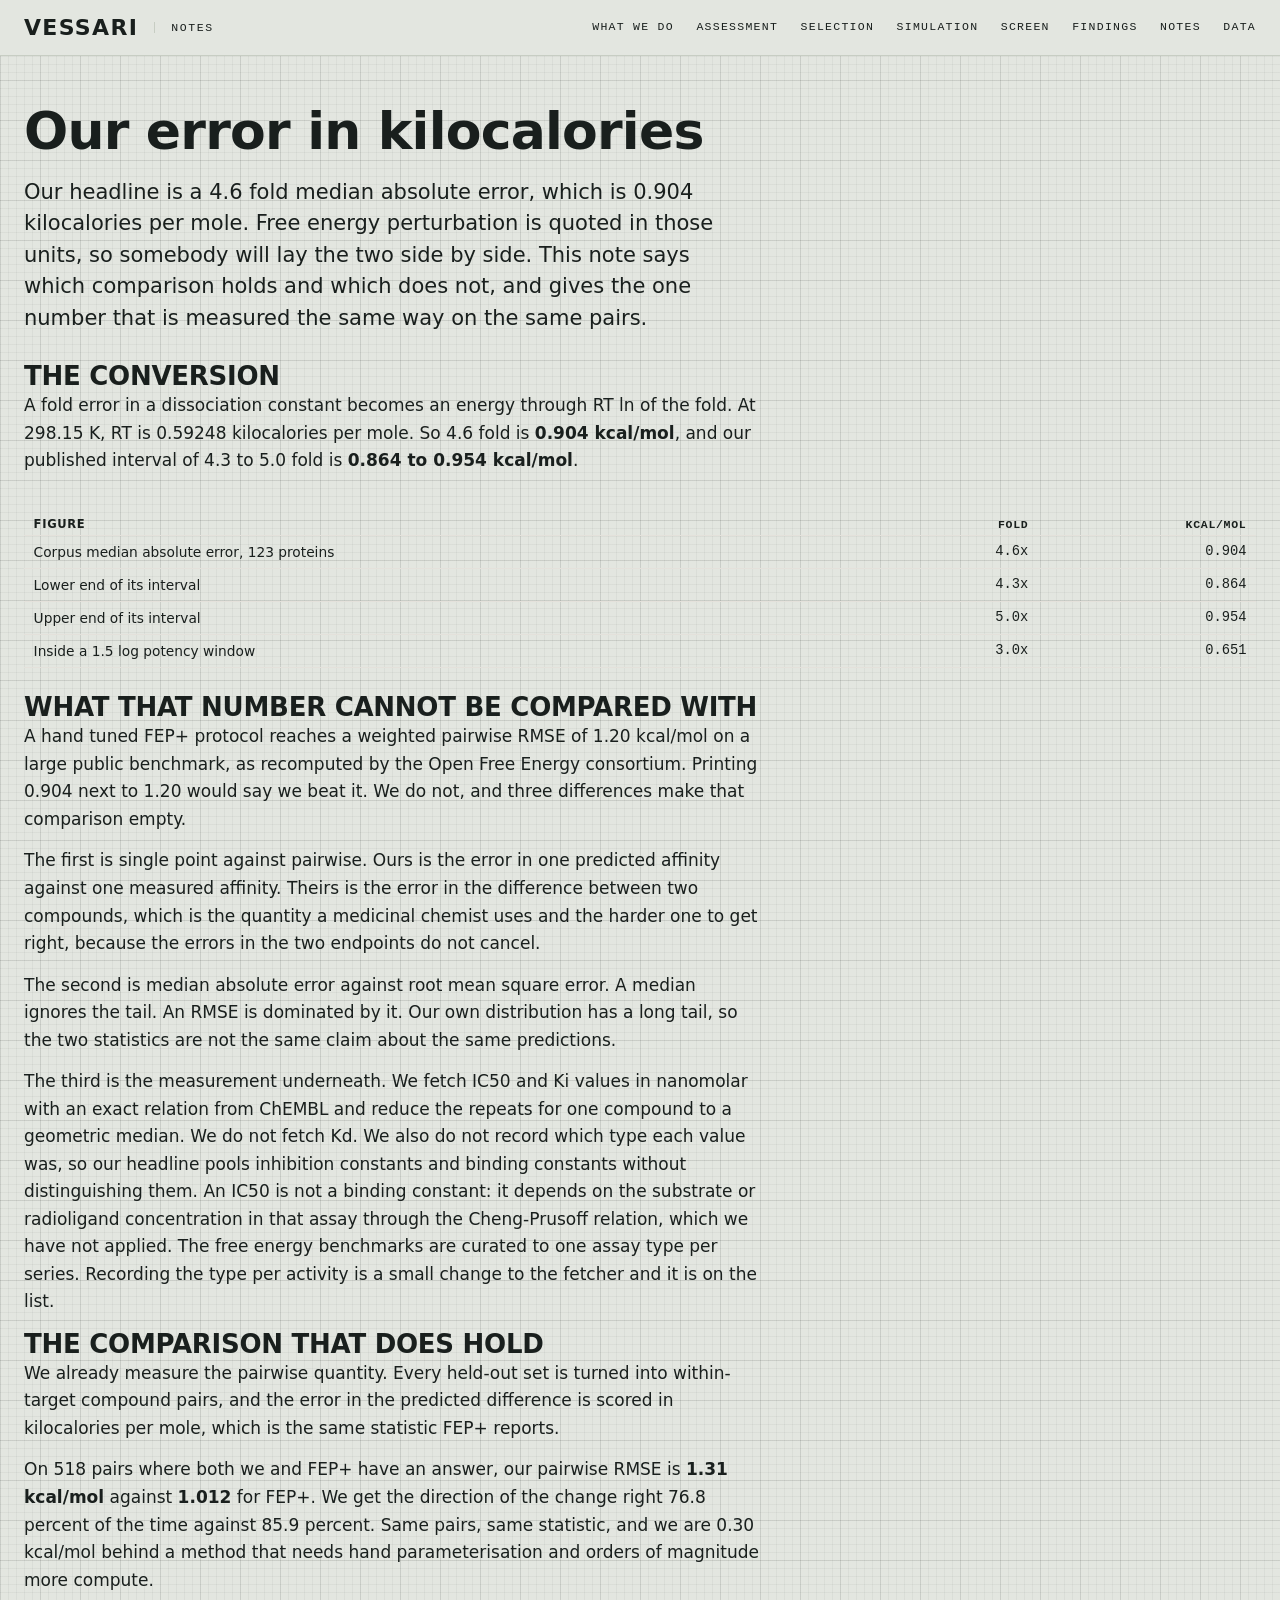
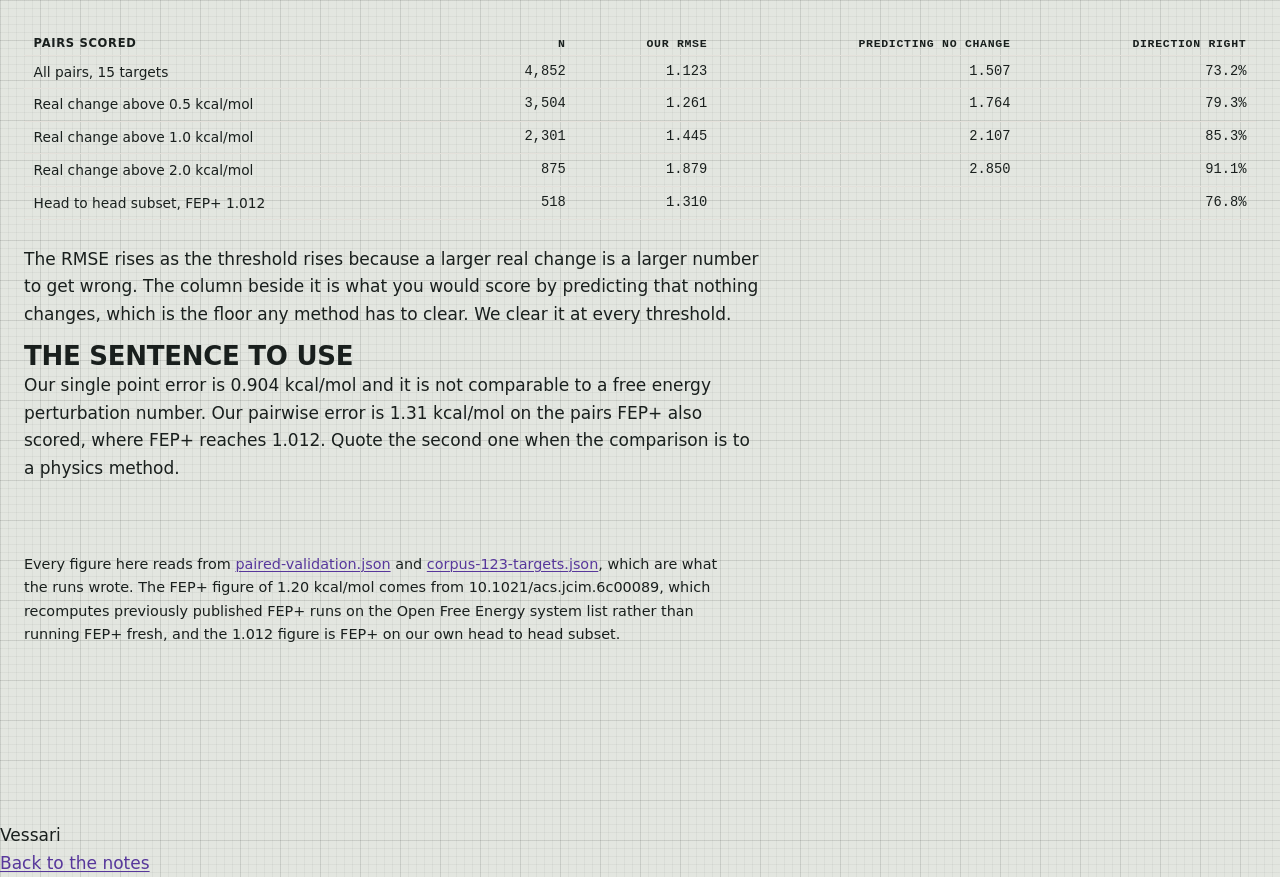
<file: notes/error-in-kilocalories.html>
<!doctype html>
<html lang="en">
<head>
<meta charset="utf-8">
<meta http-equiv="Content-Security-Policy" content="
  default-src 'none'; script-src 'none';
  style-src 'self' 'unsafe-inline' https://fonts.googleapis.com;
  font-src 'self' https://fonts.gstatic.com data:; img-src 'self' data:;
  connect-src 'self'; base-uri 'none'; form-action 'none'; object-src 'none'">
<meta name="referrer" content="no-referrer">
<meta name="viewport" content="width=device-width, initial-scale=1">
<title>Our error in kilocalories</title>
<meta name="description" content="Engineering notes: converting a 4.6 fold error into kilocalories per mole, and which free energy perturbation numbers it can honestly be compared with.">
<link rel="preconnect" href="https://fonts.googleapis.com">
<link rel="preconnect" href="https://fonts.gstatic.com" crossorigin>
<link href="https://fonts.googleapis.com/css2?family=Barlow+Semi+Condensed:wght@500;600&family=DM+Mono:wght@400;500&family=Source+Sans+3:wght@400;600&display=swap" rel="stylesheet">
<link rel="stylesheet" href="../styles.css">
<link rel="stylesheet" href="../findings/findings.css">
<style>
  .ct { width: 100%; border-collapse: collapse; margin: 1.6rem 0;
         font-size: 0.86rem; }
  .ct th, .ct td { padding: 0.3rem 0.6rem; text-align: left;
                    border-bottom: 1px solid var(--rule, #e4e1db); }
  .ct th { font: 600 0.72rem/1 'Barlow Semi Condensed', system-ui, sans-serif;
            text-transform: uppercase; letter-spacing: 0.06em; }
  .ct .num { text-align: right; font-family: 'DM Mono', ui-monospace, monospace;
              font-variant-numeric: tabular-nums; }
  .wrap { overflow-x: auto; }
</style>
</head>
<body>

<header class="masthead">
  <div class="masthead-in">
    <a class="wordmark" href="../">VESSARI</a>
    <span class="masthead-sub">notes</span>
    <nav class="topnav" aria-label="Sections">
      <a href="../what/">what we do</a>
      <a href="../">assessment</a>
      <a href="../selection/">selection</a>
      <a href="../sim/">simulation</a>
      <a href="../screen/">screen</a>
      <a href="../findings/">findings</a>
      <a href="../notes/">notes</a>
      <a href="../data/">data</a>
    </nav>
  </div>
</header>

<main class="strip">
  <div class="f-intro">
    <h1 class="h1">Our error in kilocalories</h1>
    <p class="lede">Our headline is a 4.6 fold median absolute error, which is
      0.904 kilocalories per mole. Free energy perturbation is quoted in those
      units, so somebody will lay the two side by side. This note says which
      comparison holds and which does not, and gives the one number that is
      measured the same way on the same pairs.</p>
  </div>

  <h2 class="h2">The conversion</h2>

  <p class="body">A fold error in a dissociation constant becomes an energy
    through RT ln of the fold. At 298.15 K, RT is 0.59248 kilocalories per
    mole. So 4.6 fold is <strong>0.904 kcal/mol</strong>, and our published
    interval of 4.3 to 5.0 fold is <strong>0.864 to 0.954 kcal/mol</strong>.</p>

  <div class="wrap">
  <table class="ct">
    <thead><tr><th>Figure</th><th class="num">Fold</th>
      <th class="num">kcal/mol</th></tr></thead>
    <tbody>
      <tr><td>Corpus median absolute error, 123 proteins</td><td class="num">4.6x</td><td class="num">0.904</td></tr>
      <tr><td>Lower end of its interval</td><td class="num">4.3x</td><td class="num">0.864</td></tr>
      <tr><td>Upper end of its interval</td><td class="num">5.0x</td><td class="num">0.954</td></tr>
      <tr><td>Inside a 1.5 log potency window</td><td class="num">3.0x</td><td class="num">0.651</td></tr>
    </tbody>
  </table>
  </div>

  <h2 class="h2">What that number cannot be compared with</h2>

  <p class="body">A hand tuned FEP+ protocol reaches a weighted pairwise RMSE
    of 1.20 kcal/mol on a large public benchmark, as recomputed by the Open
    Free Energy consortium. Printing 0.904 next to 1.20 would say we beat it.
    We do not, and three differences make that comparison empty.</p>

  <p class="body">The first is single point against pairwise. Ours is the error
    in one predicted affinity against one measured affinity. Theirs is the
    error in the difference between two compounds, which is the quantity a
    medicinal chemist uses and the harder one to get right, because the errors
    in the two endpoints do not cancel.</p>

  <p class="body">The second is median absolute error against root mean square
    error. A median ignores the tail. An RMSE is dominated by it. Our own
    distribution has a long tail, so the two statistics are not the same claim
    about the same predictions.</p>

  <p class="body">The third is the measurement underneath. We fetch IC50 and Ki
    values in nanomolar with an exact relation from ChEMBL and reduce the
    repeats for one compound to a geometric median. We do not fetch Kd. We also
    do not record which type each value was, so our headline pools inhibition
    constants and binding constants without distinguishing them. An IC50 is not
    a binding constant: it depends on the substrate or radioligand
    concentration in that assay through the Cheng-Prusoff relation, which we
    have not applied. The free energy benchmarks are curated to one assay type
    per series. Recording the type per activity is a small change to the
    fetcher and it is on the list.</p>

  <h2 class="h2">The comparison that does hold</h2>

  <p class="body">We already measure the pairwise quantity. Every held-out set
    is turned into within-target compound pairs, and the error in the predicted
    difference is scored in kilocalories per mole, which is the same statistic
    FEP+ reports.</p>

  <p class="body">On 518 pairs where both we and FEP+ have an answer, our
    pairwise RMSE is <strong>1.31 kcal/mol</strong> against
    <strong>1.012</strong> for FEP+. We get the direction of the change right
    76.8 percent of the time against 85.9 percent. Same pairs, same statistic,
    and we are 0.30 kcal/mol behind a method that needs hand parameterisation
    and orders of magnitude more compute.</p>

  <div class="wrap">
  <table class="ct">
    <thead><tr><th>Pairs scored</th><th class="num">n</th>
      <th class="num">Our RMSE</th><th class="num">Predicting no change</th>
      <th class="num">Direction right</th></tr></thead>
    <tbody>
      <tr><td>All pairs, 15 targets</td><td class="num">4,852</td><td class="num">1.123</td><td class="num">1.507</td><td class="num">73.2%</td></tr>
      <tr><td>Real change above 0.5 kcal/mol</td><td class="num">3,504</td><td class="num">1.261</td><td class="num">1.764</td><td class="num">79.3%</td></tr>
      <tr><td>Real change above 1.0 kcal/mol</td><td class="num">2,301</td><td class="num">1.445</td><td class="num">2.107</td><td class="num">85.3%</td></tr>
      <tr><td>Real change above 2.0 kcal/mol</td><td class="num">875</td><td class="num">1.879</td><td class="num">2.850</td><td class="num">91.1%</td></tr>
      <tr><td>Head to head subset, FEP+ 1.012</td><td class="num">518</td><td class="num">1.310</td><td class="num"></td><td class="num">76.8%</td></tr>
    </tbody>
  </table>
  </div>

  <p class="body">The RMSE rises as the threshold rises because a larger real
    change is a larger number to get wrong. The column beside it is what you
    would score by predicting that nothing changes, which is the floor any
    method has to clear. We clear it at every threshold.</p>

  <h2 class="h2">The sentence to use</h2>

  <p class="body">Our single point error is 0.904 kcal/mol and it is not
    comparable to a free energy perturbation number. Our pairwise error is 1.31
    kcal/mol on the pairs FEP+ also scored, where FEP+ reaches 1.012. Quote the
    second one when the comparison is to a physics method.</p>

  <p class="f-foot">Every figure here reads from
    <a href="../data-files/paired-validation.json">paired-validation.json</a>
    and <a href="../data-files/corpus-123-targets.json">corpus-123-targets.json</a>,
    which are what the runs wrote. The FEP+ figure of 1.20 kcal/mol comes from
    10.1021/acs.jcim.6c00089, which recomputes previously published FEP+ runs
    on the Open Free Energy system list rather than running FEP+ fresh, and the
    1.012 figure is FEP+ on our own head to head subset.</p>
</main>

<footer class="foot">
  <div class="foot-inner">
    <span>Vessari</span>
    <nav><a href="./">Back to the notes</a></nav>
  </div>
</footer>
</body></html>
</file>
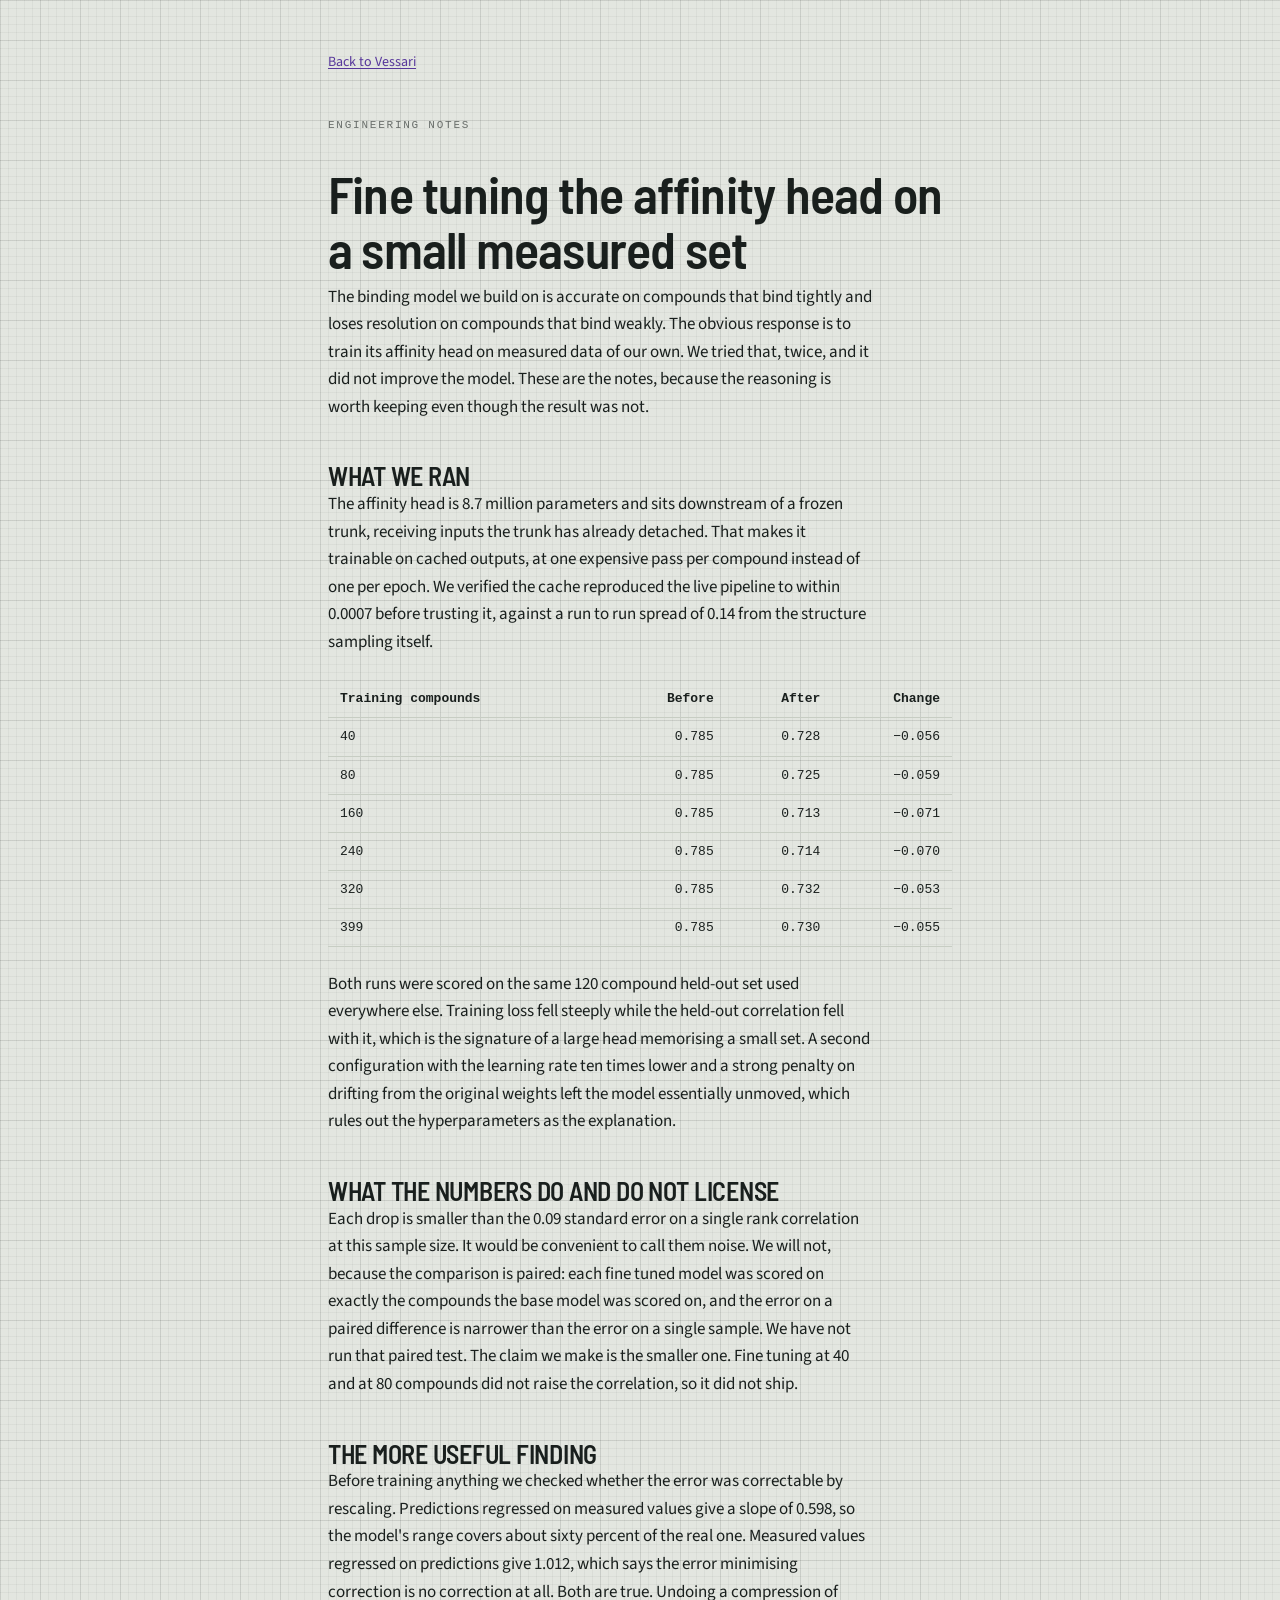
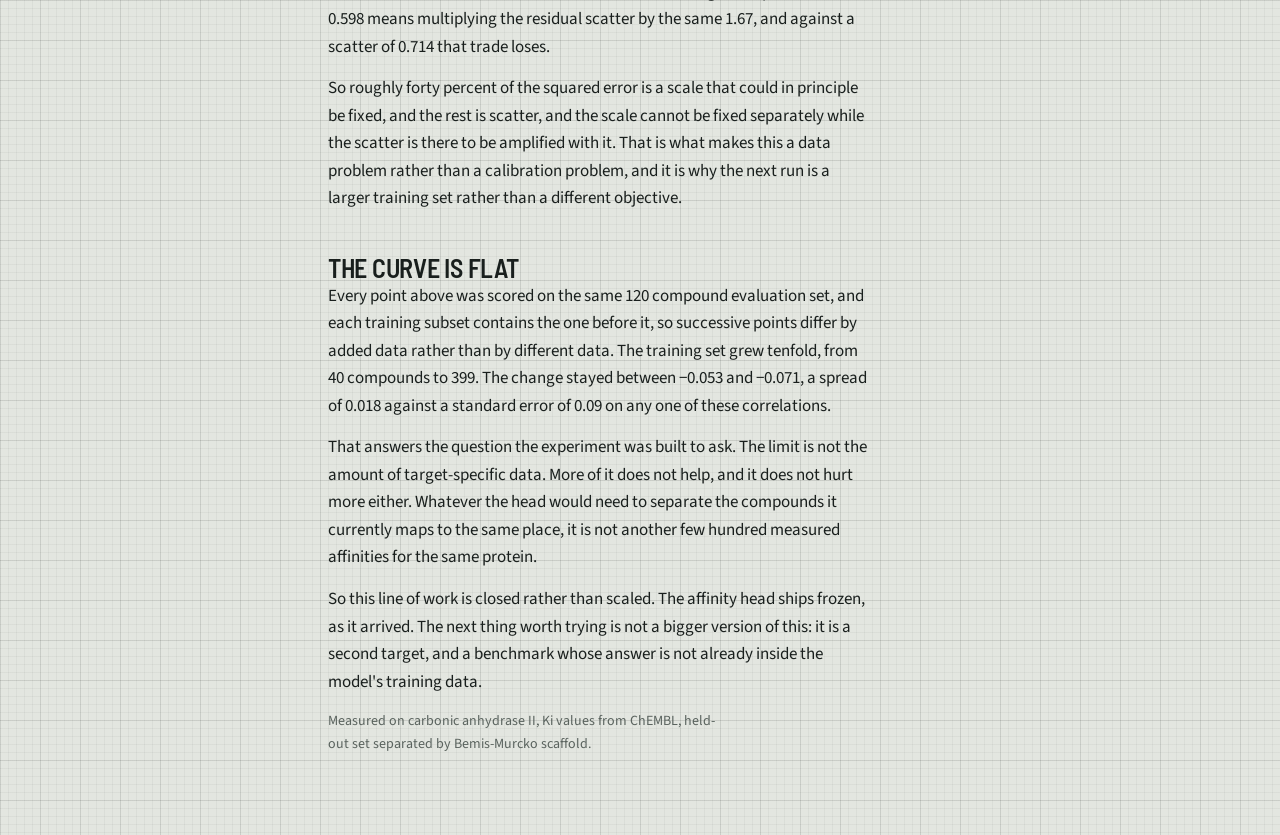
<file: notes/fine-tuning.html>
<!doctype html>
<html lang="en">
<head>
<meta charset="utf-8">
<meta name="viewport" content="width=device-width, initial-scale=1">
<title>Fine tuning the affinity head</title>
<meta name="description" content="Engineering notes: what we learned trying to fine tune a binding affinity head on a small measured set.">
<link rel="preconnect" href="https://fonts.googleapis.com">
<link rel="preconnect" href="https://fonts.gstatic.com" crossorigin>
<link href="https://fonts.googleapis.com/css2?family=Barlow+Semi+Condensed:wght@500;600&family=DM+Mono:wght@400;500&family=Source+Sans+3:wght@400;600&display=swap" rel="stylesheet">
<link rel="stylesheet" href="../styles.css">
<style>
  .note { max-width: 42rem; margin: 0 auto; padding: 3rem 1.5rem 5rem; }
  .note h1 { margin-bottom: .5rem; }
  .note .kicker { font-family: var(--mono, monospace); font-size: .6875rem;
    letter-spacing: .16em; text-transform: uppercase; opacity: .6; margin-bottom: 2rem; }
  .note h2 { margin-top: 2.5rem; }
  .note table { border-collapse: collapse; width: 100%; margin: 1.5rem 0;
    font-family: var(--mono, monospace); font-size: .8125rem; }
  .note th, .note td { text-align: right; padding: .5rem .75rem;
    border-bottom: 1px solid var(--grid, #ccc); font-variant-numeric: tabular-nums; }
  .note th:first-child, .note td:first-child { text-align: left; }
  .note .back { display: inline-block; margin-bottom: 2rem; font-size: .875rem; }
</style>
</head>
<body>
<main class="note">
  <a class="back" href="../">Back to Vessari</a>
  <p class="kicker">Engineering notes</p>
  <h1 class="h1">Fine tuning the affinity head on a small measured set</h1>

  <p class="body">The binding model we build on is accurate on compounds that bind tightly and
    loses resolution on compounds that bind weakly. The obvious response is to train its affinity
    head on measured data of our own. We tried that, twice, and it did not improve the model. These
    are the notes, because the reasoning is worth keeping even though the result was not.</p>

  <h2 class="h2">What we ran</h2>
  <p class="body">The affinity head is 8.7 million parameters and sits downstream of a frozen
    trunk, receiving inputs the trunk has already detached. That makes it trainable on cached
    outputs, at one expensive pass per compound instead of one per epoch. We verified the cache
    reproduced the live pipeline to within 0.0007 before trusting it, against a run to run spread
    of 0.14 from the structure sampling itself.</p>

  <table>
    <thead><tr><th>Training compounds</th><th>Before</th><th>After</th><th>Change</th></tr></thead>
    <tbody>
      <tr><td>40</td><td>0.785</td><td>0.728</td><td>&minus;0.056</td></tr>
      <tr><td>80</td><td>0.785</td><td>0.725</td><td>&minus;0.059</td></tr>
      <tr><td>160</td><td>0.785</td><td>0.713</td><td>&minus;0.071</td></tr>
      <tr><td>240</td><td>0.785</td><td>0.714</td><td>&minus;0.070</td></tr>
      <tr><td>320</td><td>0.785</td><td>0.732</td><td>&minus;0.053</td></tr>
      <tr><td>399</td><td>0.785</td><td>0.730</td><td>&minus;0.055</td></tr>
    </tbody>
  </table>

  <p class="body">Both runs were scored on the same 120 compound held-out set used everywhere else.
    Training loss fell steeply while the held-out correlation fell with it, which is the signature
    of a large head memorising a small set. A second configuration with the learning rate ten times
    lower and a strong penalty on drifting from the original weights left the model essentially
    unmoved, which rules out the hyperparameters as the explanation.</p>

  <h2 class="h2">What the numbers do and do not license</h2>
  <p class="body">Each drop is smaller than the 0.09 standard error on a single rank correlation at
    this sample size. It would be convenient to call them noise. We will not, because the comparison
    is paired: each fine tuned model was scored on exactly the compounds the base model was scored
    on, and the error on a paired difference is narrower than the error on a single sample. We have
    not run that paired test. The claim we make is the smaller one. Fine tuning at 40 and at 80
    compounds did not raise the correlation, so it did not ship.</p>

  <h2 class="h2">The more useful finding</h2>
  <p class="body">Before training anything we checked whether the error was correctable by
    rescaling. Predictions regressed on measured values give a slope of 0.598, so the model's range
    covers about sixty percent of the real one. Measured values regressed on predictions give 1.012,
    which says the error minimising correction is no correction at all. Both are true. Undoing a
    compression of 0.598 means multiplying the residual scatter by the same 1.67, and against a
    scatter of 0.714 that trade loses.</p>

  <p class="body">So roughly forty percent of the squared error is a scale that could in principle be
    fixed, and the rest is scatter, and the scale cannot be fixed separately while the scatter is
    there to be amplified with it. That is what makes this a data problem rather than a calibration
    problem, and it is why the next run is a larger training set rather than a different objective.</p>

  <h2 class="h2">The curve is flat</h2>
  <p class="body">Every point above was scored on the same 120 compound evaluation set, and each
    training subset contains the one before it, so successive points differ by added data rather
    than by different data. The training set grew tenfold, from 40 compounds to 399. The change
    stayed between &minus;0.053 and &minus;0.071, a spread of 0.018 against a standard error of
    0.09 on any one of these correlations.</p>
  <p class="body">That answers the question the experiment was built to ask. The limit is not the
    amount of target-specific data. More of it does not help, and it does not hurt more either.
    Whatever the head would need to separate the compounds it currently maps to the same place, it
    is not another few hundred measured affinities for the same protein.</p>
  <p class="body">So this line of work is closed rather than scaled. The affinity head ships frozen,
    as it arrived. The next thing worth trying is not a bigger version of this: it is a second
    target, and a benchmark whose answer is not already inside the model's training data.</p>

  <p class="cap">Measured on carbonic anhydrase II, Ki values from ChEMBL, held-out set separated by
    Bemis-Murcko scaffold.</p>
</main>
</body>
</html>
</file>
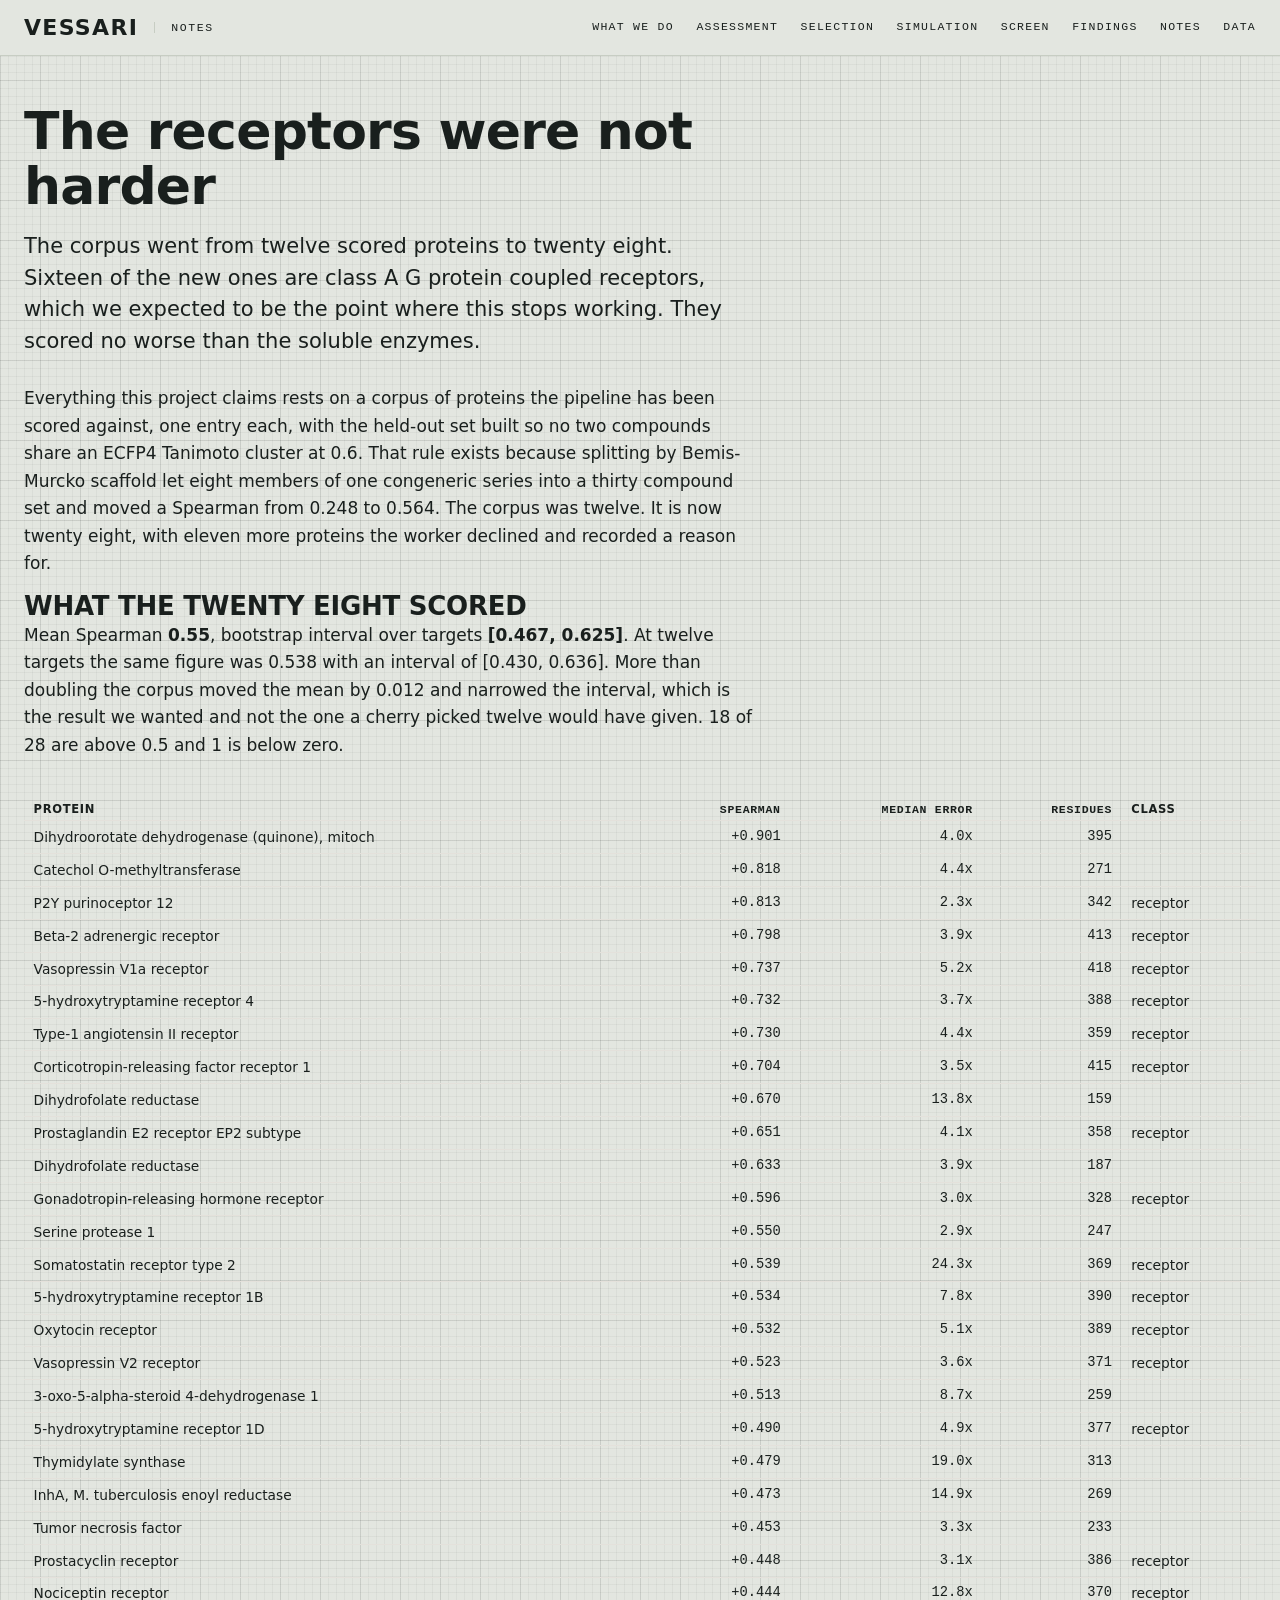
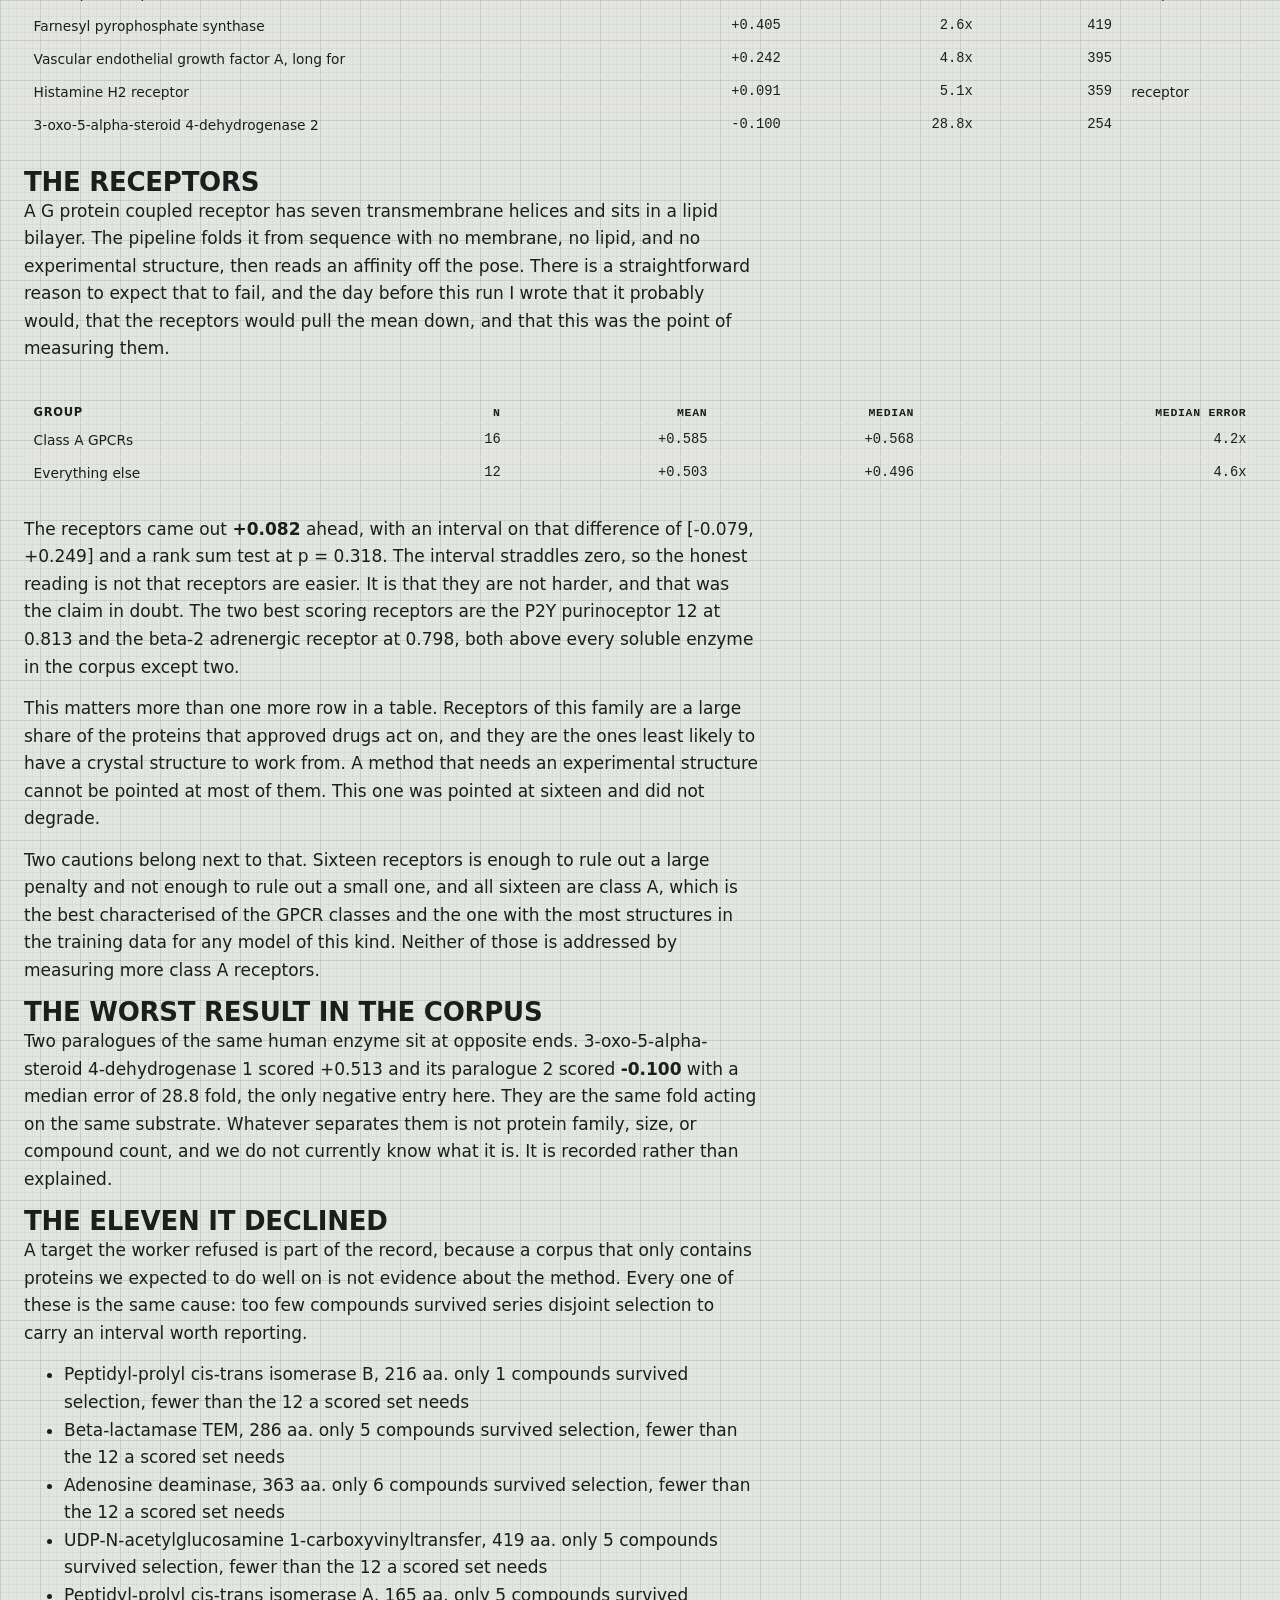
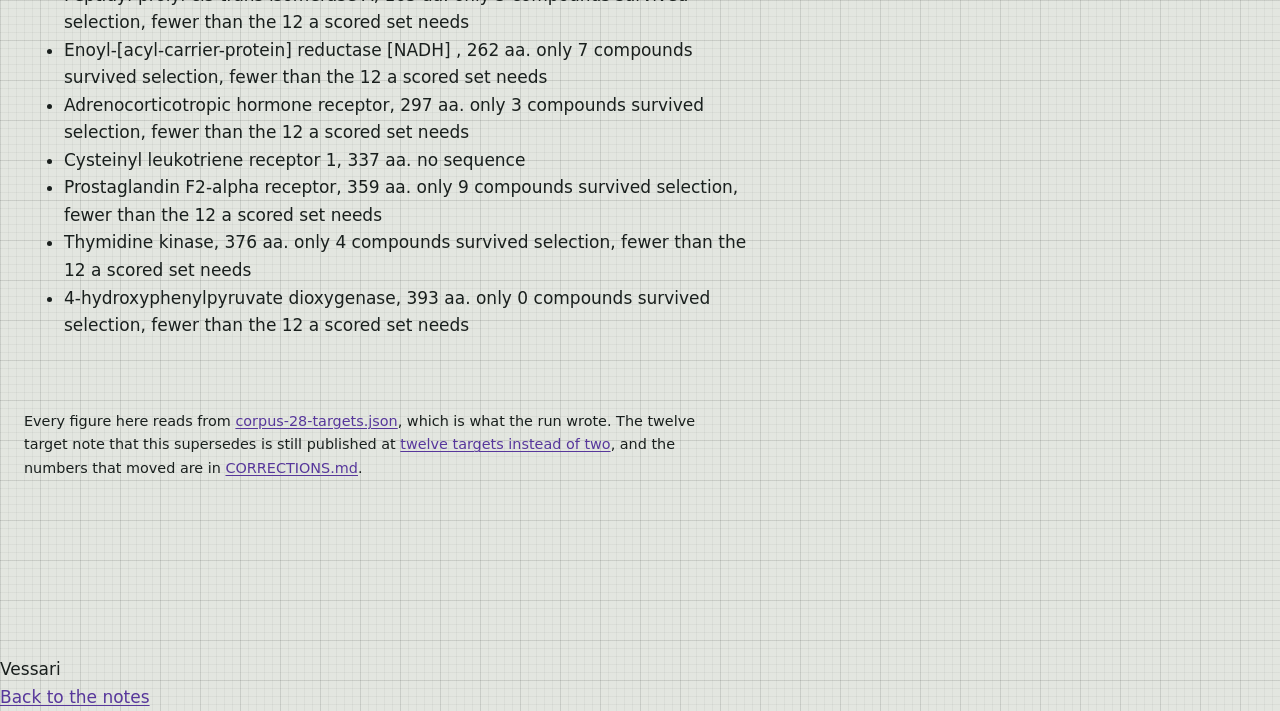
<file: notes/receptors-not-harder.html>
<!doctype html>
<html lang="en">
<head>
<meta charset="utf-8">
<meta http-equiv="Content-Security-Policy" content="
  default-src 'none'; script-src 'none';
  style-src 'self' 'unsafe-inline' https://fonts.googleapis.com;
  font-src 'self' https://fonts.gstatic.com data:; img-src 'self' data:;
  connect-src 'self'; base-uri 'none'; form-action 'none'; object-src 'none'">
<meta name="referrer" content="no-referrer">
<meta name="viewport" content="width=device-width, initial-scale=1">
<title>The receptors were not harder</title>
<meta name="description" content="Engineering notes: the corpus went from twelve targets to twenty eight, sixteen of them class A GPCRs, and the receptors scored no worse than the soluble enzymes.">
<link rel="preconnect" href="https://fonts.googleapis.com">
<link rel="preconnect" href="https://fonts.gstatic.com" crossorigin>
<link href="https://fonts.googleapis.com/css2?family=Barlow+Semi+Condensed:wght@500;600&family=DM+Mono:wght@400;500&family=Source+Sans+3:wght@400;600&display=swap" rel="stylesheet">
<link rel="stylesheet" href="../styles.css">
<link rel="stylesheet" href="../findings/findings.css">
<style>
  .ct { width: 100%; border-collapse: collapse; margin: 1.6rem 0;
         font-size: 0.86rem; }
  .ct th, .ct td { padding: 0.3rem 0.6rem; text-align: left;
                    border-bottom: 1px solid var(--rule, #e4e1db); }
  .ct th { font: 600 0.72rem/1 'Barlow Semi Condensed', system-ui, sans-serif;
            text-transform: uppercase; letter-spacing: 0.06em; }
  .ct .num { text-align: right; font-family: 'DM Mono', ui-monospace, monospace;
              font-variant-numeric: tabular-nums; }
  .wrap { overflow-x: auto; }
</style>
</head>
<body>

<header class="masthead">
  <div class="masthead-in">
    <a class="wordmark" href="../">VESSARI</a>
    <span class="masthead-sub">notes</span>
    <nav class="topnav" aria-label="Sections">
      <a href="../what/">what we do</a>
      <a href="../">assessment</a>
      <a href="../selection/">selection</a>
      <a href="../sim/">simulation</a>
      <a href="../screen/">screen</a>
      <a href="../findings/">findings</a>
      <a href="../notes/">notes</a>
      <a href="../data/">data</a>
    </nav>
  </div>
</header>

<main class="strip">
  <div class="f-intro">
    <h1 class="h1">The receptors were not harder</h1>
    <p class="lede">The corpus went from twelve scored proteins to twenty eight.
      Sixteen of the new ones are class A G protein coupled receptors, which we
      expected to be the point where this stops working. They scored no worse
      than the soluble enzymes.</p>
  </div>

  <p class="body">Everything this project claims rests on a corpus of proteins
    the pipeline has been scored against, one entry each, with the held-out set
    built so no two compounds share an ECFP4 Tanimoto cluster at 0.6. That rule
    exists because splitting by Bemis-Murcko scaffold let eight members of one
    congeneric series into a thirty compound set and moved a Spearman from 0.248
    to 0.564. The corpus was twelve. It is now twenty eight, with eleven more
    proteins the worker declined and recorded a reason for.</p>

  <h2 class="h2">What the twenty eight scored</h2>

  <p class="body">Mean Spearman <strong>0.55</strong>, bootstrap
    interval over targets
    <strong>[0.467, 0.625]</strong>.
    At twelve targets the same figure was 0.538 with an interval of
    [0.430, 0.636]. More than doubling the corpus moved the mean by 0.012 and
    narrowed the interval, which is the result we wanted and not the one a
    cherry picked twelve would have given.
    18 of 28 are above 0.5 and
    1 is below zero.</p>

  <div class="wrap">
  <table class="ct">
    <thead><tr><th>Protein</th><th class="num">Spearman</th>
      <th class="num">Median error</th><th class="num">Residues</th>
      <th>Class</th></tr></thead>
    <tbody>
      <tr><td>Dihydroorotate dehydrogenase (quinone), mitoch</td><td class="num">+0.901</td><td class="num">4.0x</td><td class="num">395</td><td></td></tr>
      <tr><td>Catechol O-methyltransferase</td><td class="num">+0.818</td><td class="num">4.4x</td><td class="num">271</td><td></td></tr>
      <tr><td>P2Y purinoceptor 12</td><td class="num">+0.813</td><td class="num">2.3x</td><td class="num">342</td><td>receptor</td></tr>
      <tr><td>Beta-2 adrenergic receptor</td><td class="num">+0.798</td><td class="num">3.9x</td><td class="num">413</td><td>receptor</td></tr>
      <tr><td>Vasopressin V1a receptor</td><td class="num">+0.737</td><td class="num">5.2x</td><td class="num">418</td><td>receptor</td></tr>
      <tr><td>5-hydroxytryptamine receptor 4</td><td class="num">+0.732</td><td class="num">3.7x</td><td class="num">388</td><td>receptor</td></tr>
      <tr><td>Type-1 angiotensin II receptor</td><td class="num">+0.730</td><td class="num">4.4x</td><td class="num">359</td><td>receptor</td></tr>
      <tr><td>Corticotropin-releasing factor receptor 1</td><td class="num">+0.704</td><td class="num">3.5x</td><td class="num">415</td><td>receptor</td></tr>
      <tr><td>Dihydrofolate reductase</td><td class="num">+0.670</td><td class="num">13.8x</td><td class="num">159</td><td></td></tr>
      <tr><td>Prostaglandin E2 receptor EP2 subtype</td><td class="num">+0.651</td><td class="num">4.1x</td><td class="num">358</td><td>receptor</td></tr>
      <tr><td>Dihydrofolate reductase</td><td class="num">+0.633</td><td class="num">3.9x</td><td class="num">187</td><td></td></tr>
      <tr><td>Gonadotropin-releasing hormone receptor</td><td class="num">+0.596</td><td class="num">3.0x</td><td class="num">328</td><td>receptor</td></tr>
      <tr><td>Serine protease 1</td><td class="num">+0.550</td><td class="num">2.9x</td><td class="num">247</td><td></td></tr>
      <tr><td>Somatostatin receptor type 2</td><td class="num">+0.539</td><td class="num">24.3x</td><td class="num">369</td><td>receptor</td></tr>
      <tr><td>5-hydroxytryptamine receptor 1B</td><td class="num">+0.534</td><td class="num">7.8x</td><td class="num">390</td><td>receptor</td></tr>
      <tr><td>Oxytocin receptor</td><td class="num">+0.532</td><td class="num">5.1x</td><td class="num">389</td><td>receptor</td></tr>
      <tr><td>Vasopressin V2 receptor</td><td class="num">+0.523</td><td class="num">3.6x</td><td class="num">371</td><td>receptor</td></tr>
      <tr><td>3-oxo-5-alpha-steroid 4-dehydrogenase 1</td><td class="num">+0.513</td><td class="num">8.7x</td><td class="num">259</td><td></td></tr>
      <tr><td>5-hydroxytryptamine receptor 1D</td><td class="num">+0.490</td><td class="num">4.9x</td><td class="num">377</td><td>receptor</td></tr>
      <tr><td>Thymidylate synthase</td><td class="num">+0.479</td><td class="num">19.0x</td><td class="num">313</td><td></td></tr>
      <tr><td>InhA, M. tuberculosis enoyl reductase</td><td class="num">+0.473</td><td class="num">14.9x</td><td class="num">269</td><td></td></tr>
      <tr><td>Tumor necrosis factor</td><td class="num">+0.453</td><td class="num">3.3x</td><td class="num">233</td><td></td></tr>
      <tr><td>Prostacyclin receptor</td><td class="num">+0.448</td><td class="num">3.1x</td><td class="num">386</td><td>receptor</td></tr>
      <tr><td>Nociceptin receptor</td><td class="num">+0.444</td><td class="num">12.8x</td><td class="num">370</td><td>receptor</td></tr>
      <tr><td>Farnesyl pyrophosphate synthase</td><td class="num">+0.405</td><td class="num">2.6x</td><td class="num">419</td><td></td></tr>
      <tr><td>Vascular endothelial growth factor A, long for</td><td class="num">+0.242</td><td class="num">4.8x</td><td class="num">395</td><td></td></tr>
      <tr><td>Histamine H2 receptor</td><td class="num">+0.091</td><td class="num">5.1x</td><td class="num">359</td><td>receptor</td></tr>
      <tr><td>3-oxo-5-alpha-steroid 4-dehydrogenase 2</td><td class="num">-0.100</td><td class="num">28.8x</td><td class="num">254</td><td></td></tr>
    </tbody>
  </table>
  </div>

  <h2 class="h2">The receptors</h2>

  <p class="body">A G protein coupled receptor has seven transmembrane helices
    and sits in a lipid bilayer. The pipeline folds it from sequence with no
    membrane, no lipid, and no experimental structure, then reads an affinity
    off the pose. There is a straightforward reason to expect that to fail, and
    the day before this run I wrote that it probably would, that the receptors
    would pull the mean down, and that this was the point of measuring them.</p>

  <div class="wrap">
  <table class="ct">
    <thead><tr><th>Group</th><th class="num">n</th><th class="num">Mean</th>
      <th class="num">Median</th><th class="num">Median error</th></tr></thead>
    <tbody>
      <tr><td>Class A GPCRs</td><td class="num">16</td>
        <td class="num">+0.585</td>
        <td class="num">+0.568</td>
        <td class="num">4.2x</td></tr>
      <tr><td>Everything else</td><td class="num">12</td>
        <td class="num">+0.503</td>
        <td class="num">+0.496</td>
        <td class="num">4.6x</td></tr>
    </tbody>
  </table>
  </div>

  <p class="body">The receptors came out <strong>+0.082</strong>
    ahead, with an interval on that difference of
    [-0.079, +0.249] and a
    rank sum test at p = 0.318. The interval straddles zero,
    so the honest reading is not that receptors are easier. It is that they are
    not harder, and that was the claim in doubt. The two best scoring receptors
    are the P2Y purinoceptor 12 at 0.813 and the beta-2 adrenergic receptor at
    0.798, both above every soluble enzyme in the corpus except two.</p>

  <p class="body">This matters more than one more row in a table. Receptors of
    this family are a large share of the proteins that approved drugs act on,
    and they are the ones least likely to have a crystal structure to work from.
    A method that needs an experimental structure cannot be pointed at most of
    them. This one was pointed at sixteen and did not degrade.</p>

  <p class="body">Two cautions belong next to that. Sixteen receptors is enough
    to rule out a large penalty and not enough to rule out a small one, and all
    sixteen are class A, which is the best characterised of the GPCR classes and
    the one with the most structures in the training data for any model of this
    kind. Neither of those is addressed by measuring more class A receptors.</p>

  <h2 class="h2">The worst result in the corpus</h2>

  <p class="body">Two paralogues of the same human enzyme sit at opposite ends.
    3-oxo-5-alpha-steroid 4-dehydrogenase 1 scored +0.513 and its paralogue 2
    scored <strong>-0.100</strong> with a median error of 28.8 fold, the only
    negative entry here. They are the same fold acting on the same substrate.
    Whatever separates them is not protein family, size, or compound count, and
    we do not currently know what it is. It is recorded rather than explained.</p>

  <h2 class="h2">The eleven it declined</h2>

  <p class="body">A target the worker refused is part of the record, because a
    corpus that only contains proteins we expected to do well on is not evidence
    about the method. Every one of these is the same cause: too few compounds
    survived series disjoint selection to carry an interval worth reporting.</p>

  <ul class="body">
      <li>Peptidyl-prolyl cis-trans isomerase B, 216 aa. only 1 compounds survived selection, fewer than the 12 a scored set needs</li>
      <li>Beta-lactamase TEM, 286 aa. only 5 compounds survived selection, fewer than the 12 a scored set needs</li>
      <li>Adenosine deaminase, 363 aa. only 6 compounds survived selection, fewer than the 12 a scored set needs</li>
      <li>UDP-N-acetylglucosamine 1-carboxyvinyltransfer, 419 aa. only 5 compounds survived selection, fewer than the 12 a scored set needs</li>
      <li>Peptidyl-prolyl cis-trans isomerase A, 165 aa. only 5 compounds survived selection, fewer than the 12 a scored set needs</li>
      <li>Enoyl-[acyl-carrier-protein] reductase [NADH] , 262 aa. only 7 compounds survived selection, fewer than the 12 a scored set needs</li>
      <li>Adrenocorticotropic hormone receptor, 297 aa. only 3 compounds survived selection, fewer than the 12 a scored set needs</li>
      <li>Cysteinyl leukotriene receptor 1, 337 aa. no sequence</li>
      <li>Prostaglandin F2-alpha receptor, 359 aa. only 9 compounds survived selection, fewer than the 12 a scored set needs</li>
      <li>Thymidine kinase, 376 aa. only 4 compounds survived selection, fewer than the 12 a scored set needs</li>
      <li>4-hydroxyphenylpyruvate dioxygenase, 393 aa. only 0 compounds survived selection, fewer than the 12 a scored set needs</li>
  </ul>

  <p class="f-foot">Every figure here reads from
    <a href="../data-files/corpus-28-targets.json">corpus-28-targets.json</a>,
    which is what the run wrote. The twelve target note that this supersedes is
    still published at <a href="twelve-targets.html">twelve targets instead of
    two</a>, and the numbers that moved are in
    <a href="../data-files/CORRECTIONS.md">CORRECTIONS.md</a>.</p>
</main>

<footer class="foot">
  <div class="foot-inner">
    <span>Vessari</span>
    <nav><a href="./">Back to the notes</a></nav>
  </div>
</footer>
</body></html>
</file>
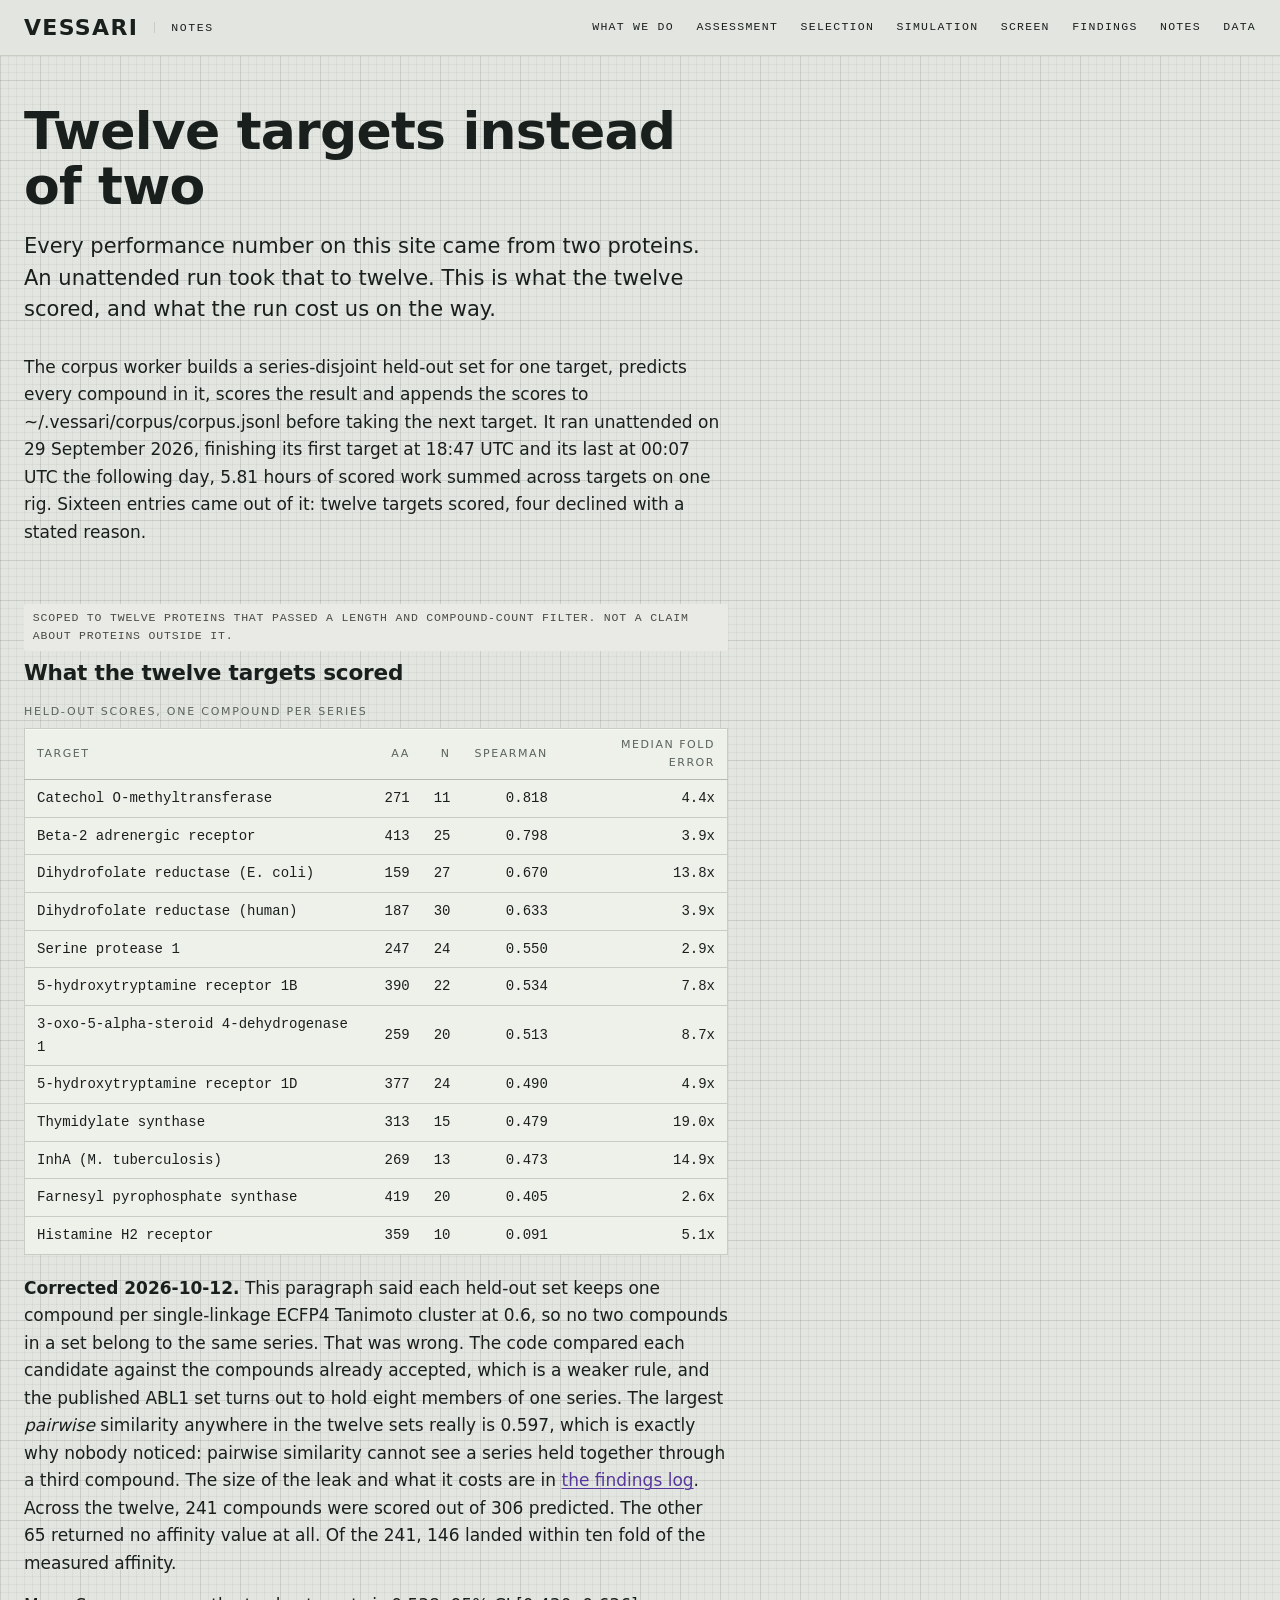
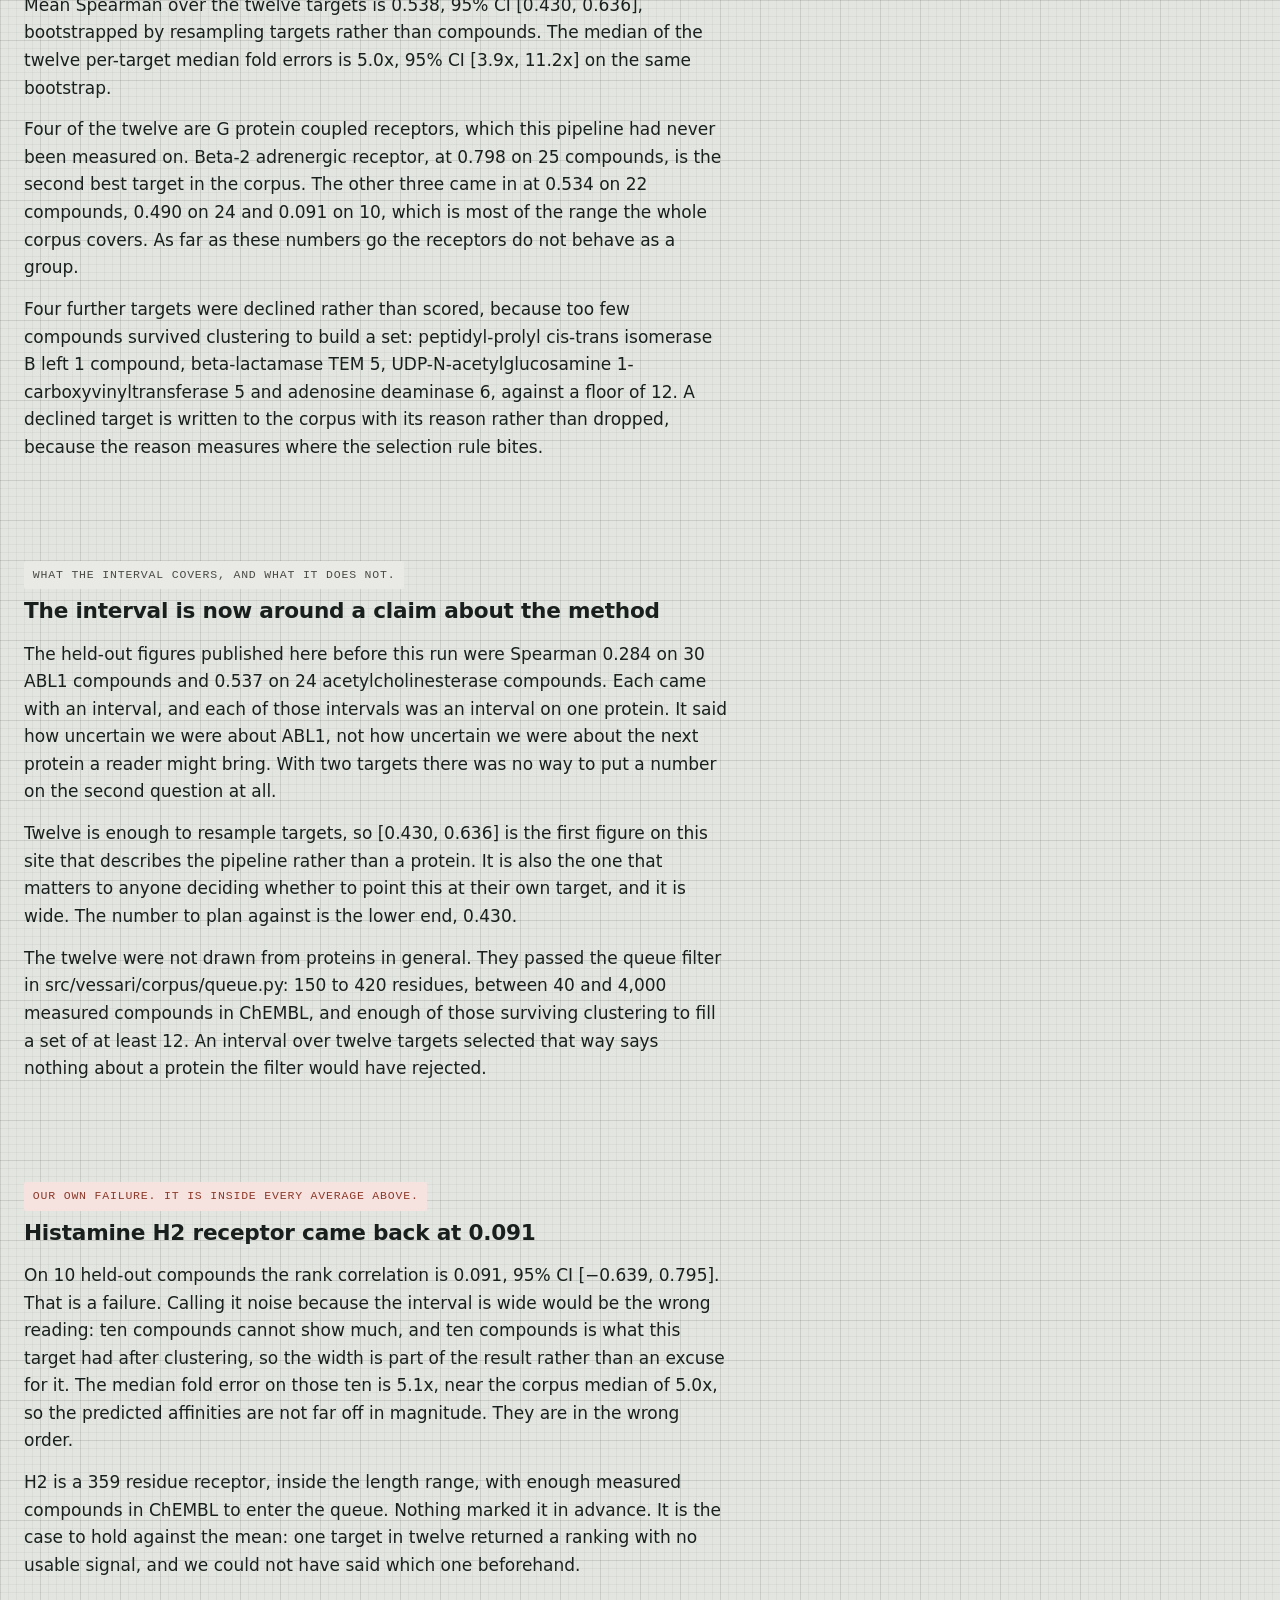
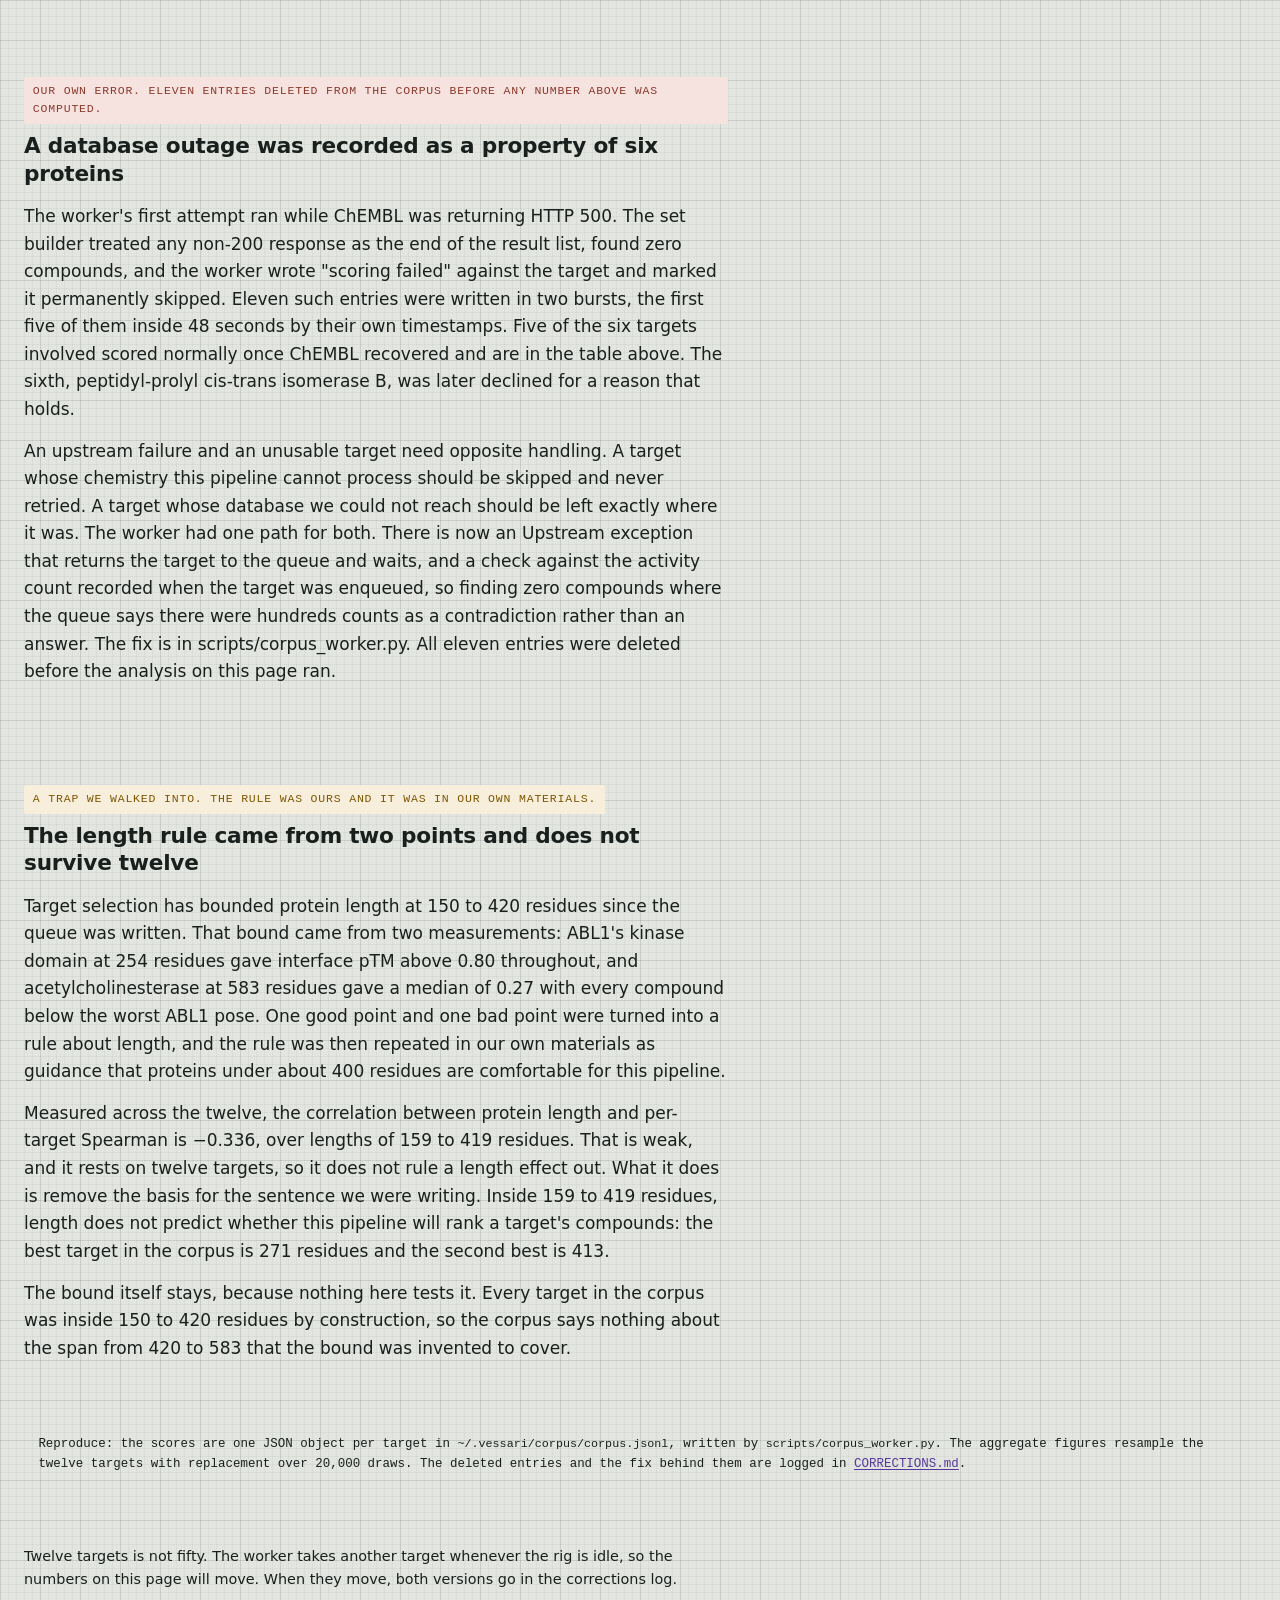
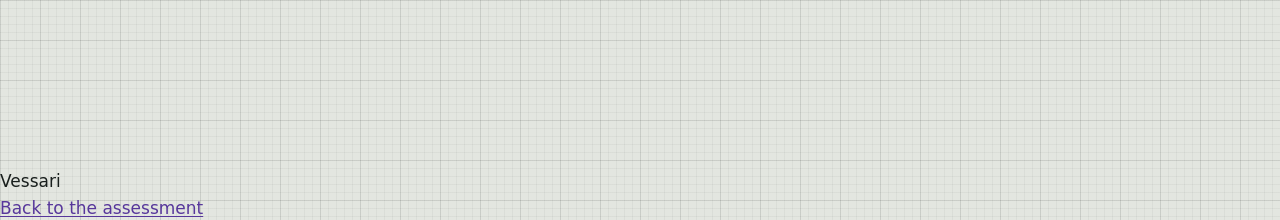
<file: notes/twelve-targets.html>
<!doctype html>
<html lang="en">
<head>
<meta charset="utf-8">
<meta http-equiv="Content-Security-Policy" content="
  default-src 'none'; script-src 'none';
  style-src 'self' 'unsafe-inline' https://fonts.googleapis.com;
  font-src 'self' https://fonts.gstatic.com data:; img-src 'self' data:;
  connect-src 'self'; base-uri 'none'; form-action 'none'; object-src 'none'">
<meta name="referrer" content="no-referrer">
<meta name="viewport" content="width=device-width, initial-scale=1">
<title>Twelve targets instead of two</title>
<meta name="description" content="Engineering notes: an unattended run took the corpus from two proteins to twelve, which is the first interval we have on the method rather than on one protein.">
<link rel="preconnect" href="https://fonts.googleapis.com">
<link rel="preconnect" href="https://fonts.gstatic.com" crossorigin>
<link href="https://fonts.googleapis.com/css2?family=Barlow+Semi+Condensed:wght@500;600&family=DM+Mono:wght@400;500&family=Source+Sans+3:wght@400;600&display=swap" rel="stylesheet">
<link rel="stylesheet" href="../styles.css">
<link rel="stylesheet" href="../findings/findings.css">
</head>
<body>

<header class="masthead">
  <div class="masthead-in">
    <a class="wordmark" href="../">VESSARI</a>
    <span class="masthead-sub">notes</span>
    <nav class="topnav" aria-label="Sections">
      <a href="../what/">what we do</a>
      <a href="../">assessment</a>
      <a href="../selection/">selection</a>
      <a href="../sim/">simulation</a>
      <a href="../screen/">screen</a>
      <a href="../findings/">findings</a>
      <a href="../notes/">notes</a>
      <a href="../data/">data</a>
    </nav>
  </div>
</header>

<main class="strip">
  <div class="f-intro">
    <h1 class="h1">Twelve targets instead of two</h1>
    <p class="lede">Every performance number on this site came from two
      proteins. An unattended run took that to twelve. This is what the twelve
      scored, and what the run cost us on the way.</p>
    <p class="body">The corpus worker builds a series-disjoint held-out set for
      one target, predicts every compound in it, scores the result and appends
      the scores to ~/.vessari/corpus/corpus.jsonl before taking the
      next target. It ran unattended on 29 September 2026, finishing its first
      target at 18:47 UTC and its last at 00:07 UTC the following day, 5.81
      hours of scored work summed across targets on one rig. Sixteen entries
      came out of it: twelve targets scored, four declined with a stated
      reason.</p>
  </div>

  <article class="finding">
    <p class="f-label f-label--scope">Scoped to twelve proteins that passed a
      length and compound-count filter. Not a claim about proteins outside
      it.</p>
    <h2 class="h2">What the twelve targets scored</h2>

    <div class="table-wrap">
      <table class="dtable">
        <caption class="tcap">Held-out scores, one compound per series</caption>
        <thead>
          <tr>
            <th>target</th>
            <th class="num">aa</th>
            <th class="num">n</th>
            <th class="num">Spearman</th>
            <th class="num">median fold error</th>
          </tr>
        </thead>
        <tbody>
          <tr><td>Catechol O-methyltransferase</td><td class="num">271</td><td class="num">11</td><td class="num">0.818</td><td class="num">4.4x</td></tr>
          <tr><td>Beta-2 adrenergic receptor</td><td class="num">413</td><td class="num">25</td><td class="num">0.798</td><td class="num">3.9x</td></tr>
          <tr><td>Dihydrofolate reductase (E. coli)</td><td class="num">159</td><td class="num">27</td><td class="num">0.670</td><td class="num">13.8x</td></tr>
          <tr><td>Dihydrofolate reductase (human)</td><td class="num">187</td><td class="num">30</td><td class="num">0.633</td><td class="num">3.9x</td></tr>
          <tr><td>Serine protease 1</td><td class="num">247</td><td class="num">24</td><td class="num">0.550</td><td class="num">2.9x</td></tr>
          <tr><td>5-hydroxytryptamine receptor 1B</td><td class="num">390</td><td class="num">22</td><td class="num">0.534</td><td class="num">7.8x</td></tr>
          <tr><td>3-oxo-5-alpha-steroid 4-dehydrogenase 1</td><td class="num">259</td><td class="num">20</td><td class="num">0.513</td><td class="num">8.7x</td></tr>
          <tr><td>5-hydroxytryptamine receptor 1D</td><td class="num">377</td><td class="num">24</td><td class="num">0.490</td><td class="num">4.9x</td></tr>
          <tr><td>Thymidylate synthase</td><td class="num">313</td><td class="num">15</td><td class="num">0.479</td><td class="num">19.0x</td></tr>
          <tr><td>InhA (M. tuberculosis)</td><td class="num">269</td><td class="num">13</td><td class="num">0.473</td><td class="num">14.9x</td></tr>
          <tr><td>Farnesyl pyrophosphate synthase</td><td class="num">419</td><td class="num">20</td><td class="num">0.405</td><td class="num">2.6x</td></tr>
          <tr><td>Histamine H2 receptor</td><td class="num">359</td><td class="num">10</td><td class="num">0.091</td><td class="num">5.1x</td></tr>
        </tbody>
      </table>
    </div>

    <p class="body"><strong>Corrected 2026-10-12.</strong> This paragraph said
      each held-out set keeps one compound per single-linkage ECFP4 Tanimoto
      cluster at 0.6, so no two compounds in a set belong to the same series.
      That was wrong. The code compared each candidate against the compounds
      already accepted, which is a weaker rule, and the published ABL1 set
      turns out to hold eight members of one series. The largest
      <em>pairwise</em> similarity anywhere in the twelve sets really is 0.597,
      which is exactly why nobody noticed: pairwise similarity cannot see a
      series held together through a third compound. The size of the leak and
      what it costs are in
      <a href="../findings/">the findings log</a>. Across the twelve, 241 compounds were scored out of 306
      predicted. The other 65 returned no affinity value at all. Of the 241, 146
      landed within ten fold of the measured affinity.</p>

    <p class="body">Mean Spearman over the twelve targets is 0.538, 95% CI
      [0.430, 0.636], bootstrapped by resampling targets rather than compounds.
      The median of the twelve per-target median fold errors is 5.0x, 95% CI
      [3.9x, 11.2x] on the same bootstrap.</p>

    <p class="body">Four of the twelve are G protein coupled receptors, which
      this pipeline had never been measured on. Beta-2 adrenergic receptor, at
      0.798 on 25 compounds, is the second best target in the corpus. The other
      three came in at 0.534 on 22 compounds, 0.490 on 24 and 0.091 on 10, which
      is most of the range the whole corpus covers. As far as these numbers go
      the receptors do not behave as a group.</p>

    <p class="body">Four further targets were declined rather than scored,
      because too few compounds survived clustering to build a set: peptidyl-prolyl
      cis-trans isomerase B left 1 compound, beta-lactamase TEM 5,
      UDP-N-acetylglucosamine 1-carboxyvinyltransferase 5 and adenosine deaminase
      6, against a floor of 12. A declined target is written to the corpus with
      its reason rather than dropped, because the reason measures where the
      selection rule bites.</p>
  </article>

  <article class="finding">
    <p class="f-label f-label--scope">What the interval covers, and what it does
      not.</p>
    <h2 class="h2">The interval is now around a claim about the method</h2>
    <p class="body">The held-out figures published here before this run were
      Spearman 0.284 on 30 ABL1 compounds and 0.537 on 24 acetylcholinesterase
      compounds. Each came with an interval, and each of those intervals was an
      interval on one protein. It said how uncertain we were about ABL1, not how
      uncertain we were about the next protein a reader might bring. With two
      targets there was no way to put a number on the second question at all.</p>
    <p class="body">Twelve is enough to resample targets, so [0.430, 0.636] is
      the first figure on this site that describes the pipeline rather than a
      protein. It is also the one that matters to anyone deciding whether to
      point this at their own target, and it is wide. The number to plan against
      is the lower end, 0.430.</p>
    <p class="body">The twelve were not drawn from proteins in general. They
      passed the queue filter in src/vessari/corpus/queue.py: 150 to
      420 residues, between 40 and 4,000 measured compounds in ChEMBL, and
      enough of those surviving clustering to fill a set of at least 12. An
      interval over twelve targets selected that way says nothing about a
      protein the filter would have rejected.</p>
  </article>

  <article class="finding">
    <p class="f-label f-label--own">Our own failure. It is inside every average
      above.</p>
    <h2 class="h2">Histamine H2 receptor came back at 0.091</h2>
    <p class="body">On 10 held-out compounds the rank correlation is 0.091, 95%
      CI [&minus;0.639, 0.795]. That is a failure. Calling it noise because the
      interval is wide would be the wrong reading: ten compounds cannot show
      much, and ten compounds is what this target had after clustering, so the
      width is part of the result rather than an excuse for it. The median fold
      error on those ten is 5.1x, near the corpus median of 5.0x, so the
      predicted affinities are not far off in magnitude. They are in the wrong
      order.</p>
    <p class="body">H2 is a 359 residue receptor, inside the length range, with
      enough measured compounds in ChEMBL to enter the queue. Nothing marked it
      in advance. It is the case to hold against the mean: one target in twelve
      returned a ranking with no usable signal, and we could not have said which
      one beforehand.</p>
  </article>

  <article class="finding">
    <p class="f-label f-label--own">Our own error. Eleven entries deleted from
      the corpus before any number above was computed.</p>
    <h2 class="h2">A database outage was recorded as a property of six
      proteins</h2>
    <p class="body">The worker's first attempt ran while ChEMBL was returning
      HTTP 500. The set builder treated any non-200 response as the end of the
      result list, found zero compounds, and the worker wrote "scoring failed"
      against the target and marked it permanently skipped. Eleven such entries
      were written in two bursts, the first five of them inside 48 seconds by
      their own timestamps. Five of the six targets involved scored normally once
      ChEMBL recovered and are in the table above. The sixth, peptidyl-prolyl
      cis-trans isomerase B, was later declined for a reason that holds.</p>
    <p class="body">An upstream failure and an unusable target need opposite
      handling. A target whose chemistry this pipeline cannot process should be
      skipped and never retried. A target whose database we could not reach
      should be left exactly where it was. The worker had one path for both.
      There is now an Upstream exception that returns the target to the queue and
      waits, and a check against the activity count recorded when the target was
      enqueued, so finding zero compounds where the queue says there were
      hundreds counts as a contradiction rather than an answer. The fix is in
      scripts/corpus_worker.py. All eleven entries were deleted
      before the analysis on this page ran.</p>
  </article>

  <article class="finding">
    <p class="f-label f-label--trap">A trap we walked into. The rule was ours and
      it was in our own materials.</p>
    <h2 class="h2">The length rule came from two points and does not survive
      twelve</h2>
    <p class="body">Target selection has bounded protein length at 150 to 420
      residues since the queue was written. That bound came from two
      measurements: ABL1's kinase domain at 254 residues gave interface pTM above
      0.80 throughout, and acetylcholinesterase at 583 residues gave a median of
      0.27 with every compound below the worst ABL1 pose. One good point and one
      bad point were turned into a rule about length, and the rule was then
      repeated in our own materials as guidance that proteins under about 400
      residues are comfortable for this pipeline.</p>
    <p class="body">Measured across the twelve, the correlation between protein
      length and per-target Spearman is &minus;0.336, over lengths of 159 to 419
      residues. That is weak, and it rests on twelve targets, so it does not rule
      a length effect out. What it does is remove the basis for the sentence we
      were writing. Inside 159 to 419 residues, length does not predict whether
      this pipeline will rank a target's compounds: the best target in the corpus
      is 271 residues and the second best is 413.</p>
    <p class="body">The bound itself stays, because nothing here tests it. Every
      target in the corpus was inside 150 to 420 residues by construction, so the
      corpus says nothing about the span from 420 to 583 that the bound was
      invented to cover.</p>
  </article>

  <p class="f-repro">Reproduce: the scores are one JSON object per target in
    <code>~/.vessari/corpus/corpus.jsonl</code>, written by
    <code>scripts/corpus_worker.py</code>. The aggregate figures resample the
    twelve targets with replacement over 20,000 draws. The deleted entries and
    the fix behind them are logged in
    <a href="../data-files/CORRECTIONS.md">CORRECTIONS.md</a>.</p>

  <p class="f-foot">Twelve targets is not fifty. The worker takes another target
    whenever the rig is idle, so the numbers on this page will move. When they
    move, both versions go in the corrections log.</p>
</main>

<footer class="foot">
  <div class="foot-inner">
    <span>Vessari</span>
    <nav><a href="../">Back to the assessment</a></nav>
  </div>
</footer>
</body></html>
</file>
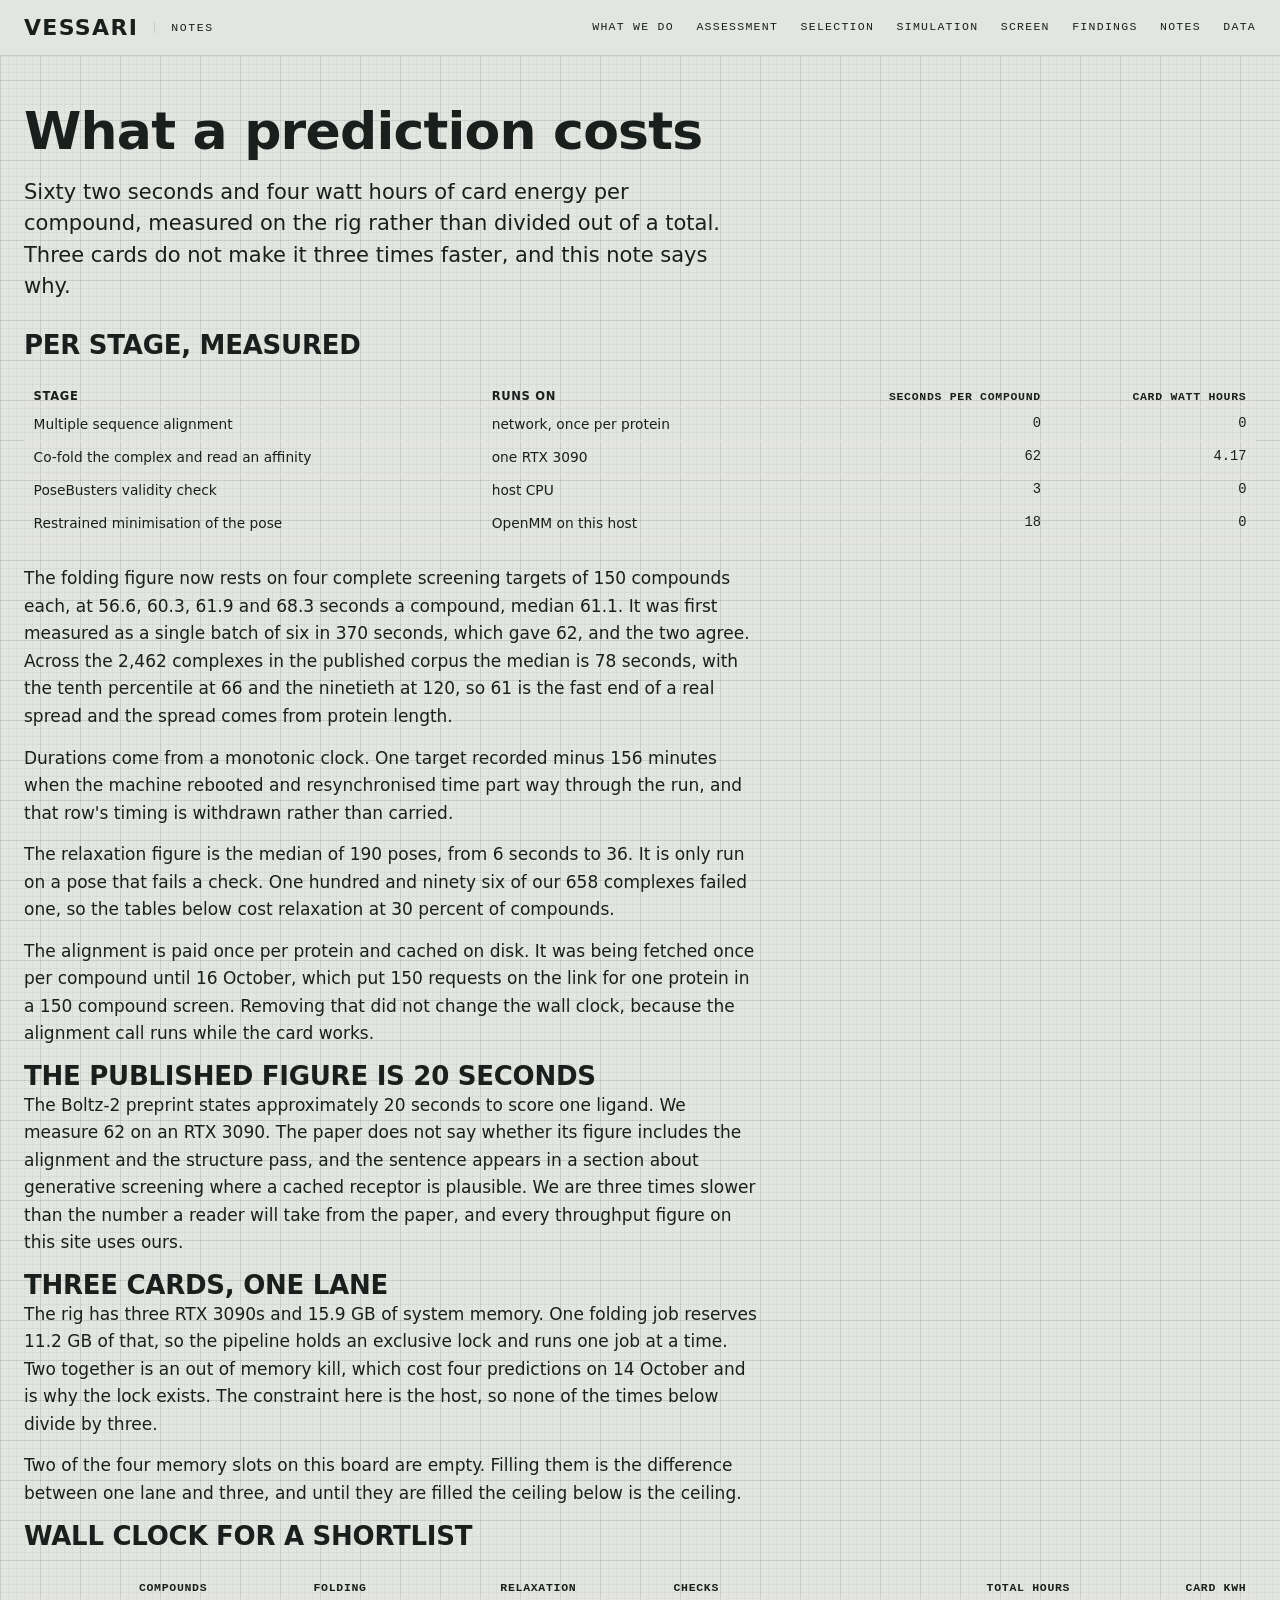
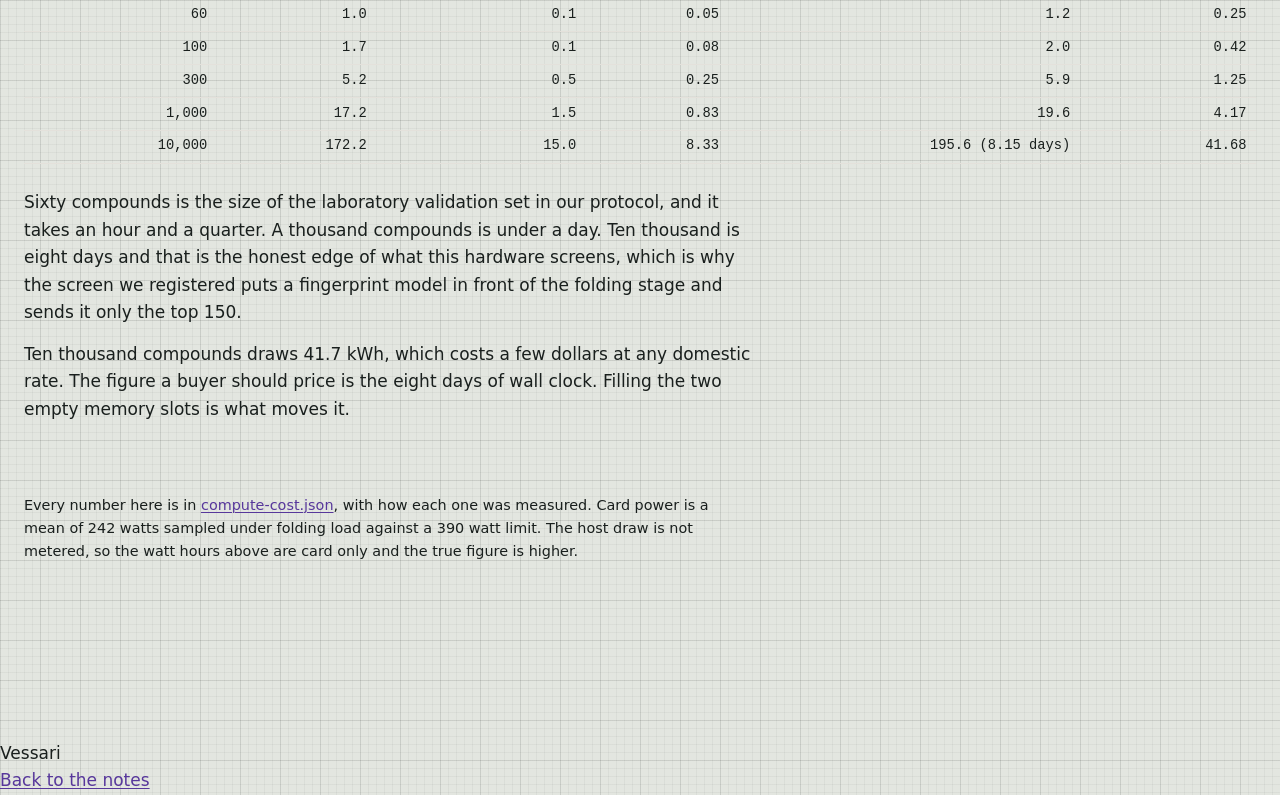
<file: notes/what-a-prediction-costs.html>
<!doctype html>
<html lang="en">
<head>
<meta charset="utf-8">
<meta http-equiv="Content-Security-Policy" content="
  default-src 'none'; script-src 'none';
  style-src 'self' 'unsafe-inline' https://fonts.googleapis.com;
  font-src 'self' https://fonts.gstatic.com data:; img-src 'self' data:;
  connect-src 'self'; base-uri 'none'; form-action 'none'; object-src 'none'">
<meta name="referrer" content="no-referrer">
<meta name="viewport" content="width=device-width, initial-scale=1">
<title>What a prediction costs</title>
<meta name="description" content="Engineering notes: measured seconds and watt hours for every stage of the pipeline, on the hardware that runs it, with the wall clock for shortlists from sixty to ten thousand compounds.">
<link rel="preconnect" href="https://fonts.googleapis.com">
<link rel="preconnect" href="https://fonts.gstatic.com" crossorigin>
<link href="https://fonts.googleapis.com/css2?family=Barlow+Semi+Condensed:wght@500;600&family=DM+Mono:wght@400;500&family=Source+Sans+3:wght@400;600&display=swap" rel="stylesheet">
<link rel="stylesheet" href="../styles.css">
<link rel="stylesheet" href="../findings/findings.css">
<style>
  .ct { width: 100%; border-collapse: collapse; margin: 1.6rem 0;
         font-size: 0.86rem; }
  .ct th, .ct td { padding: 0.3rem 0.6rem; text-align: left;
                    border-bottom: 1px solid var(--rule, #e4e1db); }
  .ct th { font: 600 0.72rem/1 'Barlow Semi Condensed', system-ui, sans-serif;
            text-transform: uppercase; letter-spacing: 0.06em; }
  .ct .num { text-align: right; font-family: 'DM Mono', ui-monospace, monospace;
              font-variant-numeric: tabular-nums; }
  .wrap { overflow-x: auto; }
</style>
</head>
<body>

<header class="masthead">
  <div class="masthead-in">
    <a class="wordmark" href="../">VESSARI</a>
    <span class="masthead-sub">notes</span>
    <nav class="topnav" aria-label="Sections">
      <a href="../what/">what we do</a>
      <a href="../">assessment</a>
      <a href="../selection/">selection</a>
      <a href="../sim/">simulation</a>
      <a href="../screen/">screen</a>
      <a href="../findings/">findings</a>
      <a href="../notes/">notes</a>
      <a href="../data/">data</a>
    </nav>
  </div>
</header>

<main class="strip">
  <div class="f-intro">
    <h1 class="h1">What a prediction costs</h1>
    <p class="lede">Sixty two seconds and four watt hours of card energy per
      compound, measured on the rig rather than divided out of a total. Three
      cards do not make it three times faster, and this note says why.</p>
  </div>

  <h2 class="h2">Per stage, measured</h2>

  <div class="wrap">
  <table class="ct">
    <thead><tr><th>Stage</th><th>Runs on</th>
      <th class="num">Seconds per compound</th>
      <th class="num">Card watt hours</th></tr></thead>
    <tbody>
      <tr><td>Multiple sequence alignment</td><td>network, once per protein</td><td class="num">0</td><td class="num">0</td></tr>
      <tr><td>Co-fold the complex and read an affinity</td><td>one RTX 3090</td><td class="num">62</td><td class="num">4.17</td></tr>
      <tr><td>PoseBusters validity check</td><td>host CPU</td><td class="num">3</td><td class="num">0</td></tr>
      <tr><td>Restrained minimisation of the pose</td><td>OpenMM on this host</td><td class="num">18</td><td class="num">0</td></tr>
    </tbody>
  </table>
  </div>

  <p class="body">The folding figure now rests on four complete screening
    targets of 150 compounds each, at 56.6, 60.3, 61.9 and 68.3 seconds a
    compound, median 61.1. It was first measured as a single batch of six in
    370 seconds, which gave 62, and the two agree. Across the 2,462 complexes
    in the published corpus the median is 78 seconds, with the tenth
    percentile at 66 and the ninetieth at 120, so 61 is the fast end of a real
    spread and the spread comes from protein length.</p>
  <p class="body">Durations come from a monotonic clock. One target recorded
    minus 156 minutes when the machine rebooted and resynchronised time part
    way through the run, and that row's timing is withdrawn rather than
    carried.</p>

  <p class="body">The relaxation figure is the median of 190 poses, from 6
    seconds to 36. It is only run on a pose that fails a check. One hundred and
    ninety six of our 658 complexes failed one, so the tables below cost
    relaxation at 30 percent of compounds.</p>

  <p class="body">The alignment is paid once per protein and cached on disk. It
    was being fetched once per compound until 16 October, which put 150
    requests on the link for one protein in a 150 compound screen. Removing
    that did not change the wall clock, because the alignment call runs while
    the card works.</p>

  <h2 class="h2">The published figure is 20 seconds</h2>

  <p class="body">The Boltz-2 preprint states approximately 20 seconds to
    score one ligand. We measure 62 on an RTX 3090. The paper does not say
    whether its figure includes the alignment and the structure pass, and the
    sentence appears in a section about generative screening where a cached
    receptor is plausible. We are three times slower than the number a reader
    will take from the paper, and every throughput figure on this site uses
    ours.</p>

  <h2 class="h2">Three cards, one lane</h2>

  <p class="body">The rig has three RTX 3090s and 15.9 GB of system memory. One
    folding job reserves 11.2 GB of that, so the pipeline holds an exclusive
    lock and runs one job at a time. Two together is an out of memory kill,
    which cost four predictions on 14 October and is why the lock exists. The
    constraint here is the host, so none of the times below divide by three.</p>

  <p class="body">Two of the four memory slots on this board are empty. Filling
    them is the difference between one lane and three, and until they are
    filled the ceiling below is the ceiling.</p>

  <h2 class="h2">Wall clock for a shortlist</h2>

  <div class="wrap">
  <table class="ct">
    <thead><tr><th class="num">Compounds</th><th class="num">Folding</th>
      <th class="num">Relaxation</th><th class="num">Checks</th>
      <th class="num">Total hours</th><th class="num">Card kWh</th></tr></thead>
    <tbody>
      <tr><td class="num">60</td><td class="num">1.0</td><td class="num">0.1</td><td class="num">0.05</td><td class="num">1.2</td><td class="num">0.25</td></tr>
      <tr><td class="num">100</td><td class="num">1.7</td><td class="num">0.1</td><td class="num">0.08</td><td class="num">2.0</td><td class="num">0.42</td></tr>
      <tr><td class="num">300</td><td class="num">5.2</td><td class="num">0.5</td><td class="num">0.25</td><td class="num">5.9</td><td class="num">1.25</td></tr>
      <tr><td class="num">1,000</td><td class="num">17.2</td><td class="num">1.5</td><td class="num">0.83</td><td class="num">19.6</td><td class="num">4.17</td></tr>
      <tr><td class="num">10,000</td><td class="num">172.2</td><td class="num">15.0</td><td class="num">8.33</td><td class="num">195.6 (8.15 days)</td><td class="num">41.68</td></tr>
    </tbody>
  </table>
  </div>

  <p class="body">Sixty compounds is the size of the laboratory validation set
    in our protocol, and it takes an hour and a quarter. A thousand compounds
    is under a day. Ten thousand is eight days and that is the honest edge of
    what this hardware screens, which is why the screen we registered puts a
    fingerprint model in front of the folding stage and sends it only the top
    150.</p>

  <p class="body">Ten thousand compounds draws 41.7 kWh, which costs a few
    dollars at any domestic rate. The figure a buyer should price is the eight
    days of wall clock. Filling the two empty memory slots is what moves it.</p>

  <p class="f-foot">Every number here is in
    <a href="../data-files/compute-cost.json">compute-cost.json</a>, with how
    each one was measured. Card power is a mean of 242 watts sampled under
    folding load against a 390 watt limit. The host draw is not metered, so
    the watt hours above are card only and the true figure is higher.</p>
</main>

<footer class="foot">
  <div class="foot-inner">
    <span>Vessari</span>
    <nav><a href="./">Back to the notes</a></nav>
  </div>
</footer>
</body></html>
</file>
<file: styles.css>
/* Vessari, design two: Strip Chart
   One continuous sheet of chart stock. No dark surface anywhere. */

:root {
  --paper: #E3E6E0;
  --paper-lit: #EEF0EA;
  --paper-hi: #F7F8F5;
  --grid: #C7CDC3;
  --graphite: #191F1D;
  --graphite-2: #5A635E;
  --pen-violet: #57379B;
  --pen-clay: #9C4A2F;

  --rule-minor: rgba(25, 31, 29, 0.045);
  --rule-major: rgba(25, 31, 29, 0.085);

  --ease-out: cubic-bezier(0.23, 1, 0.32, 1);
  --ease-in-out: cubic-bezier(0.77, 0, 0.175, 1);

  --f-display: "Barlow Semi Condensed", "Arial Narrow", system-ui, sans-serif;
  --f-body: "Source Sans 3", system-ui, -apple-system, "Segoe UI", sans-serif;
  --f-data: "DM Mono", ui-monospace, "SFMono-Regular", Menlo, Consolas, monospace;

  --t-readout: clamp(3.25rem, 9vw, 6rem);
  --t-h1: clamp(2.125rem, 5vw, 3.25rem);
  --t-h2: 1.625rem;
  --t-h3: 1.125rem;
  --t-lede: 1.3125rem;
  --t-body: 1.0625rem;
  --t-data: 0.875rem;
  --t-tick: 0.75rem;
  --t-label: 0.6875rem;

  --head-h: 56px;
  --rail-w: 72px;
  --lane-gutter: 116px;
}

*, *::before, *::after { box-sizing: border-box; }

html { -webkit-text-size-adjust: 100%; }

body {
  margin: 0;
  color: var(--graphite);
  font-family: var(--f-body);
  font-size: var(--t-body);
  line-height: 1.62;
  background-color: var(--paper);
  background-image:
    repeating-linear-gradient(to right, var(--rule-major) 0 1px, transparent 1px 40px),
    repeating-linear-gradient(to bottom, var(--rule-major) 0 1px, transparent 1px 40px),
    repeating-linear-gradient(to right, var(--rule-minor) 0 1px, transparent 1px 8px),
    repeating-linear-gradient(to bottom, var(--rule-minor) 0 1px, transparent 1px 8px);
  background-position: 0 0;
}

::selection { background: var(--pen-violet); color: var(--paper-hi); }

a { color: var(--pen-violet); text-underline-offset: 2px; text-decoration-thickness: 1px; }
a:hover { color: var(--graphite); }

:focus-visible {
  outline: 2px solid var(--pen-violet);
  outline-offset: 2px;
}

.skip {
  position: absolute;
  left: -9999px;
  top: 0;
  z-index: 20;
  background: var(--paper-lit);
  border: 1px solid var(--grid);
  padding: 8px 12px;
  font-family: var(--f-data);
  font-size: var(--t-data);
}
.skip:focus { left: 8px; top: 8px; }

/* ---------- masthead ---------- */

.masthead {
  overflow: hidden;
  position: sticky;
  top: 0;
  z-index: 10;
  height: var(--head-h);
  background: var(--paper);
  border-bottom: 1px solid var(--grid);
}
.masthead-in {
  max-width: 1440px;
  margin: 0 auto;
  padding: 0 24px;
  height: 100%;
  display: flex;
  align-items: center;
  gap: 16px;
  min-width: 0;
}
.masthead-in > .wordmark { flex: 0 0 auto; }
.wordmark {
  font-family: var(--f-display);
  font-weight: 600;
  font-size: 1.375rem;
  letter-spacing: 0.06em;
  line-height: 1;
}
.wordmark.small { font-size: 1rem; letter-spacing: 0.08em; }
.masthead-sub {
  font-family: var(--f-display);
  font-weight: 500;
  font-size: var(--t-label);
  letter-spacing: 0.16em;
  text-transform: uppercase;
  color: var(--graphite-2);
  padding-left: 16px;
  border-left: 1px solid var(--grid);
  line-height: 1;
}
.masthead-link {
  margin-left: auto;
  font-family: var(--f-data);
  font-size: var(--t-data);
  text-decoration: none;
  border-bottom: 1px solid var(--grid);
  white-space: nowrap;
}
.masthead-link:hover { border-bottom-color: var(--graphite); }

@media (max-width: 640px) {
  .masthead-sub { display: none; }
  .masthead-in { padding: 0 16px; gap: 12px; }
  .masthead-link {
    font-size: var(--t-tick);
    white-space: normal;
    text-align: right;
    line-height: 1.15;
  }
}

/* ---------- strip and rail ---------- */

.strip {
  max-width: 1440px;
  margin: 0 auto;
  padding: 0 24px 96px;
  /* One column. This was two, the first sized for a side rail that has been
     replaced by tabs across the top. Leaving the two-column rule in place put
     every child into the narrow rail column and the page collapsed into a
     stack of overlapping text. */
  display: block;
}

.rail {
  position: sticky;
  top: var(--head-h);
  height: calc(100vh - var(--head-h));
  border-right: 1px solid var(--grid);
  padding-top: 40px;
}
.rail-list {
  list-style: none;
  margin: 0;
  padding: 0;
  position: relative;
}
.rail-tick {
  display: block;
  padding: 8px 12px 8px 0;
  text-decoration: none;
  color: var(--graphite-2);
  border-top: 1px solid var(--grid);
}
.rail-list li:first-child .rail-tick { border-top: 0; }
.rail-no {
  display: block;
  font-family: var(--f-data);
  font-size: var(--t-data);
  color: var(--graphite);
  line-height: 1.2;
}
.rail-name {
  display: block;
  font-family: var(--f-display);
  font-weight: 500;
  font-size: var(--t-label);
  letter-spacing: 0.14em;
  text-transform: uppercase;
  line-height: 1.3;
}
.rail-marker {
  position: absolute;
  left: -1px;
  top: 0;
  width: 3px;
  height: 1px;
  background: var(--pen-violet);
  transform-origin: left top;
  transform: translateY(0);
  transition: transform 240ms var(--ease-in-out);
  pointer-events: none;
}
@media (hover: hover) and (pointer: fine) {
  .rail-tick:hover { color: var(--graphite); }
}

@media (max-width: 959px) {
  .strip {
    grid-template-columns: minmax(0, 1fr);
    padding: 0 16px 72px;
  }
  .rail {
    position: sticky;
    top: var(--head-h);
    z-index: 9;
    height: auto;
    padding-top: 0;
    border-right: 0;
    border-bottom: 1px solid var(--grid);
    background: var(--paper);
    overflow-x: auto;
    overscroll-behavior-x: contain;
  }
  .rail-list { display: flex; gap: 0; min-width: max-content; }
  .rail-tick {
    border-top: 0;
    border-left: 1px solid var(--grid);
    padding: 6px 12px;
    display: flex;
    align-items: baseline;
    gap: 6px;
  }
  .rail-list li:first-child .rail-tick { border-left: 0; padding-left: 0; }
  .rail-no { display: inline; font-size: var(--t-tick); }
  .rail-name { display: inline; font-size: var(--t-label); }
  .rail-marker {
    left: 0;
    top: auto;
    bottom: -1px;
    width: 1px;
    height: 2px;
    transition: transform 240ms var(--ease-in-out);
  }
}

/* ---------- sheet, headings, copy ---------- */

.sheet { padding-top: 40px; min-width: 0; }

.lede {
  font-size: var(--t-lede);
  line-height: 1.5;
  max-width: 62ch;
  margin: 0 0 28px;
}

.channel {
  padding: 30px 0 34px;
  border-top: 1px solid var(--grid);
  scroll-margin-top: calc(var(--head-h) + 16px);
}
.channel:first-of-type { border-top: 0; padding-top: 0; }

/* Under 960px the rail turns into a second sticky bar under the masthead, so
   an anchor has two bars to clear, not one. */
@media (max-width: 959px) {
  .channel { scroll-margin-top: calc(var(--head-h) + 44px); }
}

.channel-head {
  display: flex;
  align-items: baseline;
  gap: 14px;
  margin-bottom: 16px;
}
.channel-no {
  font-family: var(--f-data);
  font-size: var(--t-data);
  color: var(--graphite-2);
}
.h2 {
  font-family: var(--f-display);
  font-weight: 600;
  font-size: var(--t-h2);
  line-height: 1.15;
  letter-spacing: -0.01em;
  margin: 0;
  text-transform: uppercase;
}
.h1 {
  font-family: var(--f-display);
  font-weight: 600;
  font-size: var(--t-h1);
  line-height: 1.05;
  letter-spacing: -0.015em;
  margin: 0 0 18px;
  /* 26ch alone is wider than a 400px screen once the clamp floors the type at
     2.125rem, so the headline ran past the right edge and took the page with
     it. The container bound has to come first. */
  max-width: min(26ch, 100%);
  overflow-wrap: break-word;
}
.body { max-width: 68ch; margin: 0 0 14px; }
.swap { transition: opacity 180ms ease, filter 180ms ease; }
.swap.is-swapping { opacity: 0.7; filter: blur(2px); }
.cap {
  font-size: var(--t-data);
  font-family: var(--f-body);
  color: var(--graphite-2);
  margin: 8px 0 0;
  max-width: 56ch;
}
.unit { color: var(--graphite-2); font-size: 0.9em; }

/* provenance, only revealed by JS after the values parse */
.prov {
  font-family: var(--f-data);
  font-size: var(--t-tick);
  line-height: 1.5;
  color: var(--graphite-2);
  margin: 12px 0 0;
  max-width: 72ch;
}
.prov .src { display: block; }
.prov[hidden] { display: none; }

.fail {
  font-family: var(--f-data);
  font-size: var(--t-data);
  color: var(--graphite-2);
  border: 1px solid var(--grid);
  border-left: 3px solid var(--graphite-2);
  background: var(--paper-lit);
  padding: 16px;
  margin: 0 0 32px;
}
.fail-note { display: block; margin-top: 6px; }

.missing { color: var(--graphite-2); font-family: var(--f-data); font-size: 0.9em; }

/* ---------- panel meter ---------- */

.meter-row {
  display: flex;
  flex-wrap: wrap;
  align-items: stretch;
  gap: 24px;
  margin-bottom: 32px;
}
.meter {
  background: var(--paper-lit);
  border: 1px solid var(--grid);
  border-radius: 3px;
  box-shadow: inset 0 1px 0 var(--paper-hi), 0 1px 0 rgba(25, 31, 29, 0.06);
  padding: 12px 24px 16px;
  min-width: 300px;
  position: relative;
}
.meter::after {
  /* silkscreened corner screws, panel-meter window rather than a card */
  content: "";
  position: absolute;
  inset: 5px;
  border: 1px solid var(--grid);
  border-radius: 2px;
  pointer-events: none;
}
.meter-label {
  display: block;
  font-family: var(--f-display);
  font-weight: 500;
  font-size: var(--t-label);
  letter-spacing: 0.16em;
  text-transform: uppercase;
  color: var(--graphite-2);
  margin-bottom: 4px;
}
.meter-digits {
  display: block;
  font-family: var(--f-display);
  font-weight: 600;
  font-size: var(--t-readout);
  line-height: 0.9;
  letter-spacing: -0.02em;
  font-variant-numeric: lining-nums;
}
.meter-digits.missing {
  font-family: var(--f-data);
  font-size: var(--t-h3);
  line-height: 1.35;
  letter-spacing: 0;
  color: var(--graphite-2);
}
.is-void .unit { display: none; }

.meter-err {
  display: block;
  font-family: var(--f-data);
  font-size: var(--t-data);
  color: var(--graphite-2);
  margin-top: 8px;
}
.meter-err .pm { color: var(--pen-violet); }

.meter-side {
  margin: 0;
  flex: 1 1 240px;
  align-self: center;
  min-width: 220px;
}
.meter-side-row {
  display: flex;
  gap: 12px;
  align-items: baseline;
  border-bottom: 1px solid var(--grid);
  padding: 5px 0;
}
.meter-side dt {
  font-family: var(--f-display);
  font-weight: 500;
  font-size: var(--t-label);
  letter-spacing: 0.16em;
  text-transform: uppercase;
  color: var(--graphite-2);
  min-width: 92px;
}
.meter-side dd {
  margin: 0;
  font-family: var(--f-data);
  font-size: var(--t-data);
}

/* ---------- chips ---------- */

.chips { display: flex; flex-wrap: wrap; gap: 8px; margin: 0 0 20px; }
.chip {
  display: inline-flex;
  align-items: baseline;
  gap: 8px;
  background: var(--paper-lit);
  border: 1px solid var(--grid);
  border-radius: 3px;
  padding: 4px 10px;
  box-shadow: inset 0 1px 0 var(--paper-hi);
}
.chip-k {
  font-family: var(--f-display);
  font-weight: 500;
  font-size: var(--t-label);
  letter-spacing: 0.14em;
  text-transform: uppercase;
  color: var(--graphite-2);
}
.chip-v { font-family: var(--f-data); font-size: var(--t-data); }

/* ---------- disclosure ---------- */

.disclose {
  border-top: 1px solid var(--grid);
  border-bottom: 1px solid var(--grid);
  padding: 8px 0;
  margin: 24px 0 0;
  max-width: 68ch;
}
.disclose summary {
  cursor: pointer;
  font-family: var(--f-display);
  font-weight: 500;
  font-size: var(--t-label);
  letter-spacing: 0.16em;
  text-transform: uppercase;
  color: var(--graphite-2);
  list-style-position: outside;
}
.disclose summary::marker { color: var(--grid); }
.rail-tick, .disclose summary {
  transition: transform 140ms var(--ease-out);
  transform-origin: left center;
}
.rail-tick:active, .disclose summary:active { transform: scale(0.97); }
.disclose[open] summary { color: var(--graphite); margin-bottom: 12px; }
.disclose .body { margin-bottom: 8px; }

/* ---------- rails ---------- */

.rail-fig { margin: 0 0 8px; }

.rail-plot {
  background: var(--paper-lit);
  border: 1px solid var(--grid);
  border-radius: 3px;
  box-shadow: inset 0 1px 0 var(--paper-hi), 0 1px 0 rgba(25, 31, 29, 0.06);
  padding: 20px 24px 12px;
  overflow: hidden;
}
.rail-plot[hidden] { display: none; }

.rail-grid {
  display: grid;
  grid-template-columns: var(--lane-gutter) minmax(0, 1fr);
  column-gap: 12px;
}
.rail-gutter { display: flex; flex-direction: column; }
.lane-label {
  height: 44px;
  display: flex;
  flex-direction: column;
  justify-content: center;
  font-family: var(--f-display);
  font-weight: 500;
  font-size: var(--t-label);
  letter-spacing: 0.14em;
  text-transform: uppercase;
  color: var(--graphite-2);
  border-bottom: 1px solid var(--grid);
  text-align: right;
  line-height: 1.25;
}
.lane-label .lane-ink { color: var(--graphite); }
.lane-label.is-violet .lane-ink { color: var(--pen-violet); }
.lane-label.is-clay .lane-ink { color: var(--pen-clay); }

.rail-field { position: relative; }

.rail-rules { position: absolute; inset: 0 0 26px 0; pointer-events: none; }
.rail-rule {
  position: absolute;
  top: 0;
  bottom: 0;
  width: 1px;
  background: var(--grid);
}
.rail-rule.is-major { background: #b3bab0; }

.lane {
  position: relative;
  height: 44px;
  border-bottom: 1px solid var(--grid);
}

.band {
  position: absolute;
  top: 8px;
  bottom: 8px;
  border-left: 1px solid rgba(87, 55, 155, 0.5);
  border-right: 1px solid rgba(87, 55, 155, 0.5);
  background-image: repeating-linear-gradient(45deg, var(--pen-violet) 0 1px, transparent 1px 6px);
  clip-path: inset(0 0 0 0);
}
.band.is-clay {
  border-left-color: rgba(156, 74, 47, 0.5);
  border-right-color: rgba(156, 74, 47, 0.5);
  background-image: repeating-linear-gradient(45deg, var(--pen-clay) 0 1px, transparent 1px 11px);
}
.band.is-armed { clip-path: inset(0 50% 0 50%); }
.band.is-armed-right { clip-path: inset(0 0 0 100%); }
.band.is-drawn { clip-path: inset(0 0 0 0); }
.band.is-animated { transition: clip-path 520ms var(--ease-out); }

.pen {
  position: absolute;
  top: 2px;
  bottom: 2px;
  width: 2px;
  margin-left: -1px;
  background: var(--pen-violet);
}
.pen.is-clay { background: var(--pen-clay); }

.pen-flag {
  position: absolute;
  top: 4px;
  font-family: var(--f-data);
  font-size: var(--t-tick);
  line-height: 1;
  color: var(--pen-violet);
  background: var(--paper-lit);
  padding: 1px 4px;
  white-space: nowrap;
}
.pen-flag.is-clay { color: var(--pen-clay); }
.pen-flag.is-left { transform: translateX(-100%); }

.bracket {
  position: absolute;
  bottom: 9px;
  height: 8px;
  border: 1px solid var(--pen-clay);
  border-top: 0;
}
.bracket-label {
  position: absolute;
  bottom: 17px;
  font-family: var(--f-data);
  font-size: var(--t-tick);
  line-height: 1;
  color: var(--pen-clay);
  background: var(--paper-lit);
  padding: 0 4px;
  transform: translateX(-50%);
  white-space: nowrap;
}

.rail-axis { position: relative; height: 26px; }
.axis-line {
  position: absolute;
  top: 0;
  left: 0;
  right: 0;
  height: 1px;
  background: var(--graphite);
}
.axis-tick {
  position: absolute;
  top: 0;
  width: 1px;
  height: 5px;
  background: var(--graphite);
}
.nocaps { text-transform: none; }

.axis-num {
  position: absolute;
  top: 8px;
  font-family: var(--f-data);
  font-size: var(--t-tick);
  line-height: 1;
  color: var(--graphite-2);
  transform: translateX(-50%);
  white-space: nowrap;
}
.axis-num.at-start { transform: translateX(0); }
.axis-num.at-end { transform: translateX(-100%); }
.axis-title { text-transform: none; letter-spacing: 0.04em; }
@media (max-width: 720px) {
  :root { --lane-gutter: 78px; }
  .rail-plot { padding: 16px 14px 10px; }
  .lane-label { font-size: 0.625rem; letter-spacing: 0.08em; }
}

/* ---------- residual strip ---------- */

.lanes-scroll {
  overflow-x: auto;
  overscroll-behavior-x: contain;
  background: var(--paper-lit);
  border: 1px solid var(--grid);
  border-radius: 3px;
  box-shadow: inset 0 1px 0 var(--paper-hi), 0 1px 0 rgba(25, 31, 29, 0.06);
}
.lanes { min-width: 620px; padding: 16px 20px 12px; }
.lanes[hidden] { display: none; }
.lanes-scroll[hidden] { display: none; }

.rlane {
  display: grid;
  grid-template-columns: 132px minmax(0, 1fr) 96px;
  align-items: center;
  column-gap: 12px;
  height: 32px;
  border-bottom: 1px solid var(--grid);
}
.rlane-id {
  font-family: var(--f-data);
  font-size: var(--t-tick);
  color: var(--graphite);
  background: var(--paper-lit);
  position: sticky;
  left: 0;
  z-index: 2;
  padding-right: 8px;
}
.rlane-track { position: relative; height: 100%; }
.rlane-base {
  position: absolute;
  top: 50%;
  left: 0;
  right: 0;
  height: 1px;
  background: var(--grid);
}
.rlane-conn {
  position: absolute;
  top: 50%;
  height: 2px;
  margin-top: -1px;
  background: var(--pen-clay);
  opacity: 0.55;
  clip-path: inset(0 0 0 0);
}
.rlane-conn.is-armed-l { clip-path: inset(0 100% 0 0); }
.rlane-conn.is-armed-r { clip-path: inset(0 0 0 100%); }
.rlane-conn.is-drawn { clip-path: inset(0 0 0 0); }
.rlane-conn.is-animated { transition: clip-path 420ms var(--ease-out); }

.rmark {
  position: absolute;
  top: 6px;
  bottom: 6px;
  width: 2px;
  margin-left: -1px;
}
.rmark--meas { background: var(--pen-violet); }
.rmark--pred {
  background: transparent;
  border-left: 2px solid var(--pen-clay);
  top: 10px;
  bottom: 10px;
}
.rlane-d {
  font-family: var(--f-data);
  font-size: var(--t-tick);
  text-align: right;
  color: var(--pen-clay);
  font-variant-numeric: tabular-nums;
}
.rlane-d.is-small { color: var(--graphite-2); }

.rlane.raxis { border-bottom: 0; height: 40px; align-items: start; }
.rlane.raxis .rlane-track { height: 26px; }
.rlane-legend {
  display: flex;
  flex-wrap: wrap;
  gap: 16px;
  padding: 10px 20px 0;
  font-family: var(--f-data);
  font-size: var(--t-tick);
  color: var(--graphite-2);
}
.inkmark {
  display: inline-block;
  width: 2px;
  height: 11px;
  vertical-align: -2px;
  margin-right: 6px;
}
.inkmark.is-violet { background: var(--pen-violet); }
.inkmark.is-clay { background: var(--pen-clay); }

@media (max-width: 720px) {
  .rlane { grid-template-columns: 108px minmax(0, 1fr) 76px; }
}

/* ---------- tables ---------- */

.table-wrap { overflow-x: auto; overscroll-behavior-x: contain; margin: 0 0 20px; }
.dtable {
  width: 100%;
  min-width: 460px;
  border-collapse: collapse;
  background: var(--paper-lit);
  border: 1px solid var(--grid);
  box-shadow: inset 0 1px 0 var(--paper-hi), 0 1px 0 rgba(25, 31, 29, 0.06);
  font-family: var(--f-data);
  font-size: var(--t-data);
}
.tcap {
  caption-side: top;
  text-align: left;
  font-family: var(--f-display);
  font-weight: 500;
  font-size: var(--t-label);
  letter-spacing: 0.16em;
  text-transform: uppercase;
  color: var(--graphite-2);
  padding: 0 0 8px;
}
.dtable th, .dtable td {
  text-align: left;
  padding: 7px 12px;
  border-bottom: 1px solid var(--grid);
  font-weight: 400;
  font-variant-numeric: tabular-nums;
}
.dtable thead th {
  font-family: var(--f-display);
  font-weight: 500;
  font-size: var(--t-label);
  letter-spacing: 0.14em;
  text-transform: uppercase;
  color: var(--graphite-2);
  border-bottom: 1px solid #b3bab0;
}
.dtable tbody tr:last-child td { border-bottom: 0; }
.dtable .neg { color: var(--pen-clay); }
.dtable .num, .dtable thead th.num { text-align: right; }
.dtable .idx { color: var(--graphite-2); width: 3.5em; }
@media (hover: hover) and (pointer: fine) {
  .dtable tbody tr:hover td { background: rgba(25, 31, 29, 0.035); }
}
.dtable.admet { min-width: 380px; }

.paths { margin: 0 0 12px; }
.path-row { display: flex; flex-wrap: wrap; gap: 12px; padding: 4px 0; border-bottom: 1px solid var(--grid); }
.paths dt {
  font-family: var(--f-display);
  font-weight: 500;
  font-size: var(--t-label);
  letter-spacing: 0.14em;
  text-transform: uppercase;
  color: var(--graphite-2);
  min-width: 132px;
}
.paths dd { margin: 0; font-family: var(--f-data); font-size: var(--t-data); word-break: break-all; }

/* ---------- specimen ---------- */

.specimen {
  display: grid;
  grid-template-columns: minmax(0, 1.35fr) minmax(280px, 0.95fr);
  gap: 24px;
  align-items: start;
}
@media (max-width: 860px) {
  .specimen { grid-template-columns: minmax(0, 1fr); }
}

.viewer-frame {
  position: relative;
  aspect-ratio: 4 / 3;
  background: var(--paper-lit);
  border: 1px solid var(--grid);
  border-radius: 3px;
  box-shadow: inset 0 1px 0 var(--paper-hi), 0 1px 0 rgba(25, 31, 29, 0.06);
  overflow: hidden;
}
.viewer-target { position: absolute; inset: 0; }
.viewer-target canvas { display: block !important; width: 100%; height: 100%; }

/* Mol* ships its own stylesheet, which this page does not load.
   These rules give the plugin's containers the size they need. */
.viewer-target .msp-plugin,
.viewer-target .msp-plugin-content,
.viewer-target .msp-layout-standard,
.viewer-target .msp-layout-main,
.viewer-target .msp-layout-region,
.viewer-target .msp-layout-static,
.viewer-target .msp-viewport,
.viewer-target .msp-canvas3d,
.viewer-target .msp-viewport-host3d {
  position: absolute;
  inset: 0;
  margin: 0;
  padding: 0;
  overflow: hidden;
}
.viewer-target .msp-layout-right,
.viewer-target .msp-layout-left,
.viewer-target .msp-layout-top,
.viewer-target .msp-layout-bottom,
.viewer-target .msp-viewport-controls,
.viewer-target .msp-highlight-toast-wrapper,
.viewer-target .msp-hover-box-wrapper,
.viewer-target .msp-drag-drop-overlay,
.viewer-target .msp-background-tasks,
.viewer-target .msp-semi-transparent-background { display: none !important; }

.viewer-target {
  opacity: 0;
  filter: blur(3px);
}
.viewer-target.is-ready { opacity: 1; filter: blur(0); }
.viewer-target.is-animated {
  transition: opacity 200ms var(--ease-out), filter 200ms var(--ease-out);
}

.viewer-overlay {
  position: absolute;
  inset: 0;
  display: flex;
  flex-direction: column;
  align-items: center;
  justify-content: center;
  gap: 12px;
  text-align: center;
  padding: 24px;
  background-image:
    repeating-linear-gradient(to right, var(--rule-minor) 0 1px, transparent 1px 8px),
    repeating-linear-gradient(to bottom, var(--rule-minor) 0 1px, transparent 1px 8px);
}
.viewer-overlay[hidden] { display: none; }
.viewer-status {
  font-family: var(--f-data);
  font-size: var(--t-data);
  color: var(--graphite-2);
  margin: 0;
  max-width: 34ch;
}

.preset-row { display: flex; flex-wrap: wrap; gap: 8px; margin-top: 12px; }

.btn {
  font-family: var(--f-display);
  font-weight: 500;
  font-size: var(--t-label);
  letter-spacing: 0.16em;
  text-transform: uppercase;
  color: var(--graphite);
  background: var(--paper-lit);
  border: 1px solid var(--grid);
  border-radius: 3px;
  box-shadow: inset 0 1px 0 var(--paper-hi);
  padding: 8px 14px;
  cursor: pointer;
  transition: transform 140ms var(--ease-out), background-color 140ms ease, border-color 140ms ease;
}
.btn:active { transform: scale(0.97); }
.btn[disabled] { color: var(--graphite-2); cursor: not-allowed; opacity: 0.6; }
.btn[aria-pressed="true"] {
  border-color: var(--pen-violet);
  box-shadow: inset 0 0 0 1px var(--pen-violet);
}
.btn-sub {
  display: block;
  font-family: var(--f-data);
  font-size: var(--t-tick);
  letter-spacing: 0;
  text-transform: none;
  color: var(--graphite-2);
  margin-top: 4px;
}
@media (hover: hover) and (pointer: fine) {
  .btn:hover:not([disabled]) { background: var(--paper-hi); border-color: var(--graphite-2); }
}
.linkbtn { display: inline-block; text-decoration: none; }

/* readout */

.readout {
  background: var(--paper-lit);
  border: 1px solid var(--grid);
  border-radius: 3px;
  box-shadow: inset 0 1px 0 var(--paper-hi), 0 1px 0 rgba(25, 31, 29, 0.06);
  padding: 16px 18px;
}
.readout-head { margin: 0 0 12px; }
.readout-name {
  display: block;
  font-family: var(--f-display);
  font-weight: 600;
  font-size: var(--t-h3);
  text-transform: uppercase;
  letter-spacing: 0.02em;
  line-height: 1.2;
}
.readout-ids {
  display: block;
  font-family: var(--f-data);
  font-size: var(--t-tick);
  color: var(--graphite-2);
  margin-top: 2px;
}
.readout-list {
  margin: 0;
  border-top: 1px solid var(--grid);
}
.rrow {
  display: grid;
  grid-template-columns: minmax(0, 1fr) auto;
  align-items: baseline;
  column-gap: 12px;
  padding: 6px 0;
  border-bottom: 1px solid var(--grid);
}
.rrow dt {
  font-family: var(--f-data);
  font-size: var(--t-tick);
  color: var(--graphite-2);
  word-break: break-word;
}
.rrow dd {
  margin: 0;
  font-family: var(--f-data);
  font-size: var(--t-data);
  font-variant-numeric: tabular-nums;
  text-align: right;
  white-space: nowrap;
}
.rrow .err {
  display: block;
  font-size: var(--t-tick);
  color: var(--graphite-2);
}
.rrow .err-none { font-style: normal; }
.rrow.is-flagged dt::after { content: " \2691"; color: var(--pen-clay); }
.flag {
  font-family: var(--f-data);
  font-size: var(--t-tick);
  line-height: 1.5;
  color: var(--graphite-2);
  margin: 12px 0 0;
  border-left: 2px solid var(--pen-clay);
  padding-left: 10px;
}
.flag[hidden] { display: none; }

/* ---------- limits ---------- */

.limits { list-style: none; margin: 0; padding: 0; max-width: 68ch; }
.limits li {
  border-top: 1px solid var(--grid);
  padding: 12px 0;
}
.limit-h {
  display: block;
  font-family: var(--f-display);
  font-weight: 600;
  font-size: var(--t-h3);
  line-height: 1.3;
}

/* ---------- colophon ---------- */

.colophon {
  border-top: 1px solid var(--grid);
  padding-top: 32px;
  margin-top: 8px;
}
.colophon-line { max-width: 68ch; margin: 0 0 12px; font-size: var(--t-data); color: var(--graphite-2); }
.colophon-line a { color: var(--pen-violet); }
.colophon-line.mono { font-family: var(--f-data); font-size: var(--t-tick); word-break: break-all; }
.colophon-line.mono[hidden] { display: none; }
#digest-hex { color: var(--graphite); }

/* ---------- reduced motion ---------- */

@media (prefers-reduced-motion: reduce) {
  .band.is-animated,
  .rlane-conn.is-animated,
  .rail-marker,
  .viewer-target.is-animated {
    transition: none;
  }
  .btn { transition: background-color 140ms ease, border-color 140ms ease; }
  .btn:active { transform: none; background: var(--paper-hi); border-color: var(--graphite); }
  .rail-tick, .disclose summary { transition: none; }
  .rail-tick:active, .disclose summary:active { transform: none; color: var(--graphite); }
  .swap { transition: opacity 180ms ease; }
  .swap.is-swapping { filter: none; }
}

/* ---------- programs ---------- */
/* The first thing a visitor reads. A program earns a number beside it only once
 * it has a scaffold separated held-out set big enough to carry an error bar,
 * so the state label is load bearing rather than decorative. */

.programs {
  list-style: none;
  margin: 1.75rem 0 1.25rem;
  padding: 0;
  display: grid;
  gap: 1px;
  background: var(--grid);
  border: 1px solid var(--grid);
  border-radius: 3px;
  overflow: hidden;
}

@media (min-width: 900px) {
  .programs { grid-template-columns: repeat(3, minmax(0, 1fr)); }
}

.program {
  background: var(--paper-lit);
  padding: 1.4rem 1.35rem 1.5rem;
  display: flex;
  flex-direction: column;
  gap: 0.65rem;
}

.program-head { display: flex; flex-direction: column; gap: 0.5rem; }

.program-state {
  font-family: var(--mono);
  font-size: 0.625rem;
  letter-spacing: 0.15em;
  text-transform: uppercase;
  display: inline-flex;
  align-items: center;
  gap: 0.5rem;
  color: var(--graphite-2);
}

.program-state::before {
  content: "";
  width: 6px; height: 6px;
  border-radius: 50%;
  background: currentColor;
  flex: none;
}

.program--live .program-state { color: var(--pen-violet); }

.program-name {
  font-family: var(--display);
  font-size: 1.0625rem;
  font-weight: 600;
  letter-spacing: -0.008em;
  margin: 0;
  line-height: 1.25;
}

.program-note {
  margin: 0;
  font-size: 0.9375rem;
  line-height: 1.55;
  color: var(--graphite-2);
}

.program-facts {
  margin: auto 0 0;
  padding-top: 0.9rem;
  border-top: 1px solid var(--grid);
  font-family: var(--mono);
  font-size: 0.75rem;
  display: grid;
  gap: 0.3rem;
}

.program-facts > div { display: flex; justify-content: space-between; gap: 1rem; }
.program-facts dt { color: var(--graphite-2); }
.program-facts dd { margin: 0; font-variant-numeric: tabular-nums; }

.linkbtn + .linkbtn { margin-left: 0.5rem; }

/* ---------- hero ---------- */
/* The structure sits beside the headline rather than three screens down. It is
 * the most legible thing this project produces and a reader should be able to
 * turn it in their hands before reading a word of the argument. */

.hero {
  display: grid;
  grid-template-columns: minmax(0, 1.05fr) minmax(0, 1fr);
  gap: clamp(1.5rem, 4vw, 3.25rem);
  align-items: start;
  margin-bottom: clamp(1.25rem, 2.6vw, 2rem);
}

@media (max-width: 900px) {
  .hero { grid-template-columns: 1fr; }
}

.hero-copy { min-width: 0; }
.hero-copy .h1 { margin-top: 0; }

.hero-viewer {
  margin: 0;
  min-width: 0;
  display: flex;
  flex-direction: column;
  gap: 0.75rem;
}

/* Taller than wide reads as a specimen plate rather than a banner. */
.hero-viewer .viewer-frame { aspect-ratio: 4 / 3.4; min-height: 300px; }

.hero-viewer .preset-row { margin-top: 0; }

.hero-viewer figcaption {
  margin: 0;
  max-width: 46ch;
}

/* ---------- hero, three tracks ---------- */
/* Copy, then the structure, then the numbers that describe it. The readout used
 * to live four channels further down, which meant the one thing a reader most
 * wants beside a molecule was the one thing furthest from it. */

.hero {
  grid-template-columns: minmax(0, 0.95fr) minmax(0, 1.05fr) minmax(0, 0.8fr);
  gap: clamp(1.25rem, 2.6vw, 2.5rem);
  align-items: start;
}

.hero-data {
  min-width: 0;
  display: flex;
  flex-direction: column;
  gap: 0.75rem;
}

.hero-data .readout { margin: 0; }

/* The numbers are a reference table beside a picture, not a page of body copy. */
.hero-data .readout-list { font-size: 0.75rem; }
.hero-data .cap { margin: 0; font-size: 0.75rem; }

/* Two tracks once three will not fit: copy above, structure and numbers paired. */
@media (max-width: 1200px) {
  .hero {
    grid-template-columns: minmax(0, 1.1fr) minmax(0, 0.9fr);
  }
  .hero-copy { grid-column: 1 / -1; }
}

@media (max-width: 820px) {
  .hero { grid-template-columns: 1fr; }
  .hero-copy { grid-column: auto; }
}

/* ---------- vertical rhythm ---------- */
/* The page was built with generous gaps and it read as sparse rather than calm.
 * These tighten the spaces that were doing the least work: the run-out under a
 * figure, the run-in above a caption, and the space a section leaves when its
 * columns end at different heights. */

.hero { align-content: start; }

.rail-fig { margin: 0 0 18px; }
.rail-fig .cap { margin-top: 8px; }

.channel > .body:last-child { margin-bottom: 0; }
.channel > .cap:last-child { margin-bottom: 0; }

.programs { margin: 14px 0 12px; }

.prov { margin: 6px 0 0; }

/* A short left column should not force the whole hero to the height of the
 * tallest track, and the copy should not stretch to meet it. */
.hero-copy { align-self: start; }
.hero-copy .lede { margin-bottom: 0; }

/* ---------- hero stats ---------- */
/* The copy column ran short against the structure and its numbers, leaving a
 * hole. Filling it with the figures the page is about is better than filling it
 * with air, and it puts the headline result in the first screen again. */

.hero-stats {
  margin: 22px 0 0;
  padding-top: 16px;
  border-top: 1px solid var(--grid);
  display: grid;
  grid-template-columns: repeat(2, minmax(0, 1fr));
  gap: 14px 20px;
}

.hero-stats > div { display: flex; flex-direction: column; gap: 2px; min-width: 0; }

.hero-stats dt {
  font-family: var(--mono);
  font-size: 0.625rem;
  letter-spacing: 0.13em;
  text-transform: uppercase;
  color: var(--graphite-2);
}

.hero-stats dd {
  margin: 0;
  font-family: var(--mono);
  font-size: 1.375rem;
  font-variant-numeric: tabular-nums;
  letter-spacing: -0.02em;
  display: flex;
  align-items: baseline;
  gap: 0.35em;
  flex-wrap: wrap;
}

.hero-stats__pm,
.hero-stats__unit {
  font-size: 0.75rem;
  color: var(--graphite-2);
  letter-spacing: 0;
}

/* ---------- studio badge ---------- */
/* Attribution reads better as a mark at the end than as a line competing with
 * the headline. The rule above it separates the page's own argument from who
 * made it. */

.studio-badge {
  display: flex;
  align-items: flex-start;
  gap: 12px;
  text-decoration: none;
  color: inherit;
  padding: 14px 16px;
  margin: 0 0 18px;
  max-width: 34rem;
  border: 1px solid var(--grid);
  border-radius: 3px;
  background: var(--paper-lit);
  transition: border-color 160ms var(--ease-out), background-color 160ms var(--ease-out);
}

.studio-badge:hover { border-color: var(--graphite-2); }
.studio-badge:active { transform: scale(0.995); }

.studio-badge__mark {
  width: 9px; height: 9px;
  margin-top: 6px;
  flex: none;
  border-radius: 2px;
  background: var(--pen-violet);
}

.studio-badge__text { display: flex; flex-direction: column; gap: 3px; min-width: 0; }

.studio-badge__name {
  font-family: var(--display);
  font-size: 0.9375rem;
  font-weight: 600;
  letter-spacing: -0.005em;
}

.studio-badge__note {
  font-size: 0.8125rem;
  line-height: 1.5;
  color: var(--graphite-2);
}

/* ADMET table gained a score and a direction. */
.tbl td.num, .tbl th.num { text-align: right; font-variant-numeric: tabular-nums; }
.tbl td.dir, .tbl th.dir {
  font-size: 0.6875rem;
  color: var(--graphite-2);
  white-space: nowrap;
}

/* ---------- verification cases ---------- */
.vcases { list-style: none; margin: 12px 0 14px; padding: 0; display: grid; gap: 1px;
  background: var(--grid); border: 1px solid var(--grid); border-radius: 3px; overflow: hidden; }
.vcase { background: var(--paper-lit); padding: 12px 14px; display: flex;
  flex-direction: column; gap: 4px; }
.vcase-head { margin: 0; display: flex; align-items: baseline; gap: 10px; flex-wrap: wrap; }
.vcase-verdict { font-family: var(--mono); font-size: 0.625rem; letter-spacing: 0.13em;
  text-transform: uppercase; padding: 2px 6px; border-radius: 2px; flex: none; }
.vcase--pass .vcase-verdict { color: #fff; background: var(--pen-violet); }
.vcase--drop .vcase-verdict { color: #fff; background: var(--pen-clay); }
.vcase-name { font-weight: 600; font-size: 0.9375rem; }
.vcase-why { margin: 0; font-size: 0.8125rem; line-height: 1.5; color: var(--graphite-2); }

/* A dense residual trace. One lane per compound across the whole evaluation set,
 * without identifiers, because 119 ids in a column is noise and the ids are in
 * the raw file. */
/* Narrow the id column rather than removing it, so the track gets the width. */
.rlanes--dense .rlane { height: 9px; grid-template-columns: 8px minmax(0, 1fr) 64px; }
/* Not display:none. A grid item set to display:none leaves the grid, and every
 * column after it shifts up one, which put the 1158px track in the 8px slot. */
.rlanes--dense .rlane-id { overflow: hidden; text-indent: -999px; }
.rlanes--dense .rlane-delta { font-size: 0.625rem; }
.rlanes--dense .rlane-track { height: 7px; }
.rlanes--dense .rmark { height: 7px; }
.rlanes--dense .rlane-conn { height: 3px; }
.rlanes--dense .rlane + .rlane { margin-top: 1px; }

/* Tabs.
   Ten sections on one page made a scroll long enough that most readers would
   never reach the end of it. The sections are unchanged; only one group shows
   at a time. */
.tabs{display:flex;flex-wrap:wrap;gap:0;margin:2.5rem 0 0;
      border-bottom:1px solid var(--rule)}
.tab{appearance:none;background:none;border:0;border-bottom:2px solid transparent;
     padding:.7rem 1.1rem .6rem;cursor:pointer;font:inherit;font-size:.78rem;
     letter-spacing:.09em;text-transform:uppercase;color:var(--muted);
     display:flex;align-items:baseline;gap:.5rem;margin-bottom:-1px}
.tab:hover{color:var(--ink)}
.tab[aria-selected="true"]{color:var(--ink);border-bottom-color:var(--ink)}
.tab:focus-visible{outline:2px solid var(--ink);outline-offset:-2px}
.tab-no{font-size:.68rem;opacity:.55;font-variant-numeric:tabular-nums}
.panel{animation:panel-in .18s ease-out}
.panel[hidden]{display:none}
.panel > .channel:first-child{border-top:0;margin-top:1.5rem;padding-top:0}
@keyframes panel-in{from{opacity:0;transform:translateY(3px)}to{opacity:1;transform:none}}
@media (prefers-reduced-motion:reduce){.panel{animation:none}}
@media (max-width:640px){
  .tab{padding:.6rem .7rem;font-size:.7rem}
  .tab-name{display:none}
  .tab-no{font-size:.8rem;opacity:1}
}

/* The findings log is a page rather than a panel, so its tab is a link. */
.tab--link{text-decoration:none}
.tab--link:hover{color:var(--ink)}

/* Top navigation. The masthead carried a wordmark and a subtitle and then a
   great deal of nothing, which is where the sections belong. */
/* Eight links do not fit beside the wordmark below about 1040px. The nav
   scrolls inside itself rather than widening the masthead, because an
   overflowing header gives the whole page a horizontal scrollbar and cuts the
   last two links off with no way to reach them. */
.topnav{margin-left:auto;display:flex;gap:1.4rem;align-items:center;
        min-width:0;overflow-x:auto;overscroll-behavior-x:contain;
        scrollbar-width:none;-ms-overflow-style:none}
.topnav::-webkit-scrollbar{display:none}
.topnav a{white-space:nowrap;flex:0 0 auto}
.topnav a{font-family:var(--mono,ui-monospace,Menlo,Consolas,monospace);
          font-size:.72rem;text-transform:uppercase;letter-spacing:.11em;
          color:var(--muted);text-decoration:none;padding:.25rem 0;
          border-bottom:1px solid transparent}
.topnav a:hover{color:var(--ink);border-bottom-color:var(--ink)}
.topnav a:focus-visible{outline:2px solid var(--ink);outline-offset:3px}
a.wordmark{text-decoration:none;color:inherit}
@media (max-width:1040px){
  .topnav{gap:1rem}
  .topnav a{font-size:.68rem;letter-spacing:.08em}
  .masthead-sub{display:none}
}
@media (max-width:720px){
  .topnav{gap:.9rem}
  .topnav a{font-size:.64rem;letter-spacing:.07em}
}

/* Running jobs, the section under the hero. Built from the same tokens as the
   rest of the sheet. The bar is a measurement, so it reads like the plots do
   rather than like a download indicator: a thin rule with a filled portion,
   no rounding, no animation on load. */
.live {
  margin: 0 0 3rem;
  padding: 1.5rem 0 0;
  border-top: 1px solid var(--rule-major);
}
.live-head {
  display: flex;
  flex-wrap: wrap;
  align-items: baseline;
  gap: 0.75rem 1.25rem;
}
.live-age {
  margin: 0;
  font-family: var(--f-data);
  font-size: var(--t-label);
  letter-spacing: 0.06em;
  text-transform: uppercase;
  color: var(--graphite-2);
}
.live-age--stale { color: var(--pen-clay); }
.live-intro { max-width: 62ch; margin: 0.5rem 0 1.75rem; }
.live-list {
  list-style: none;
  margin: 0;
  padding: 0;
  display: grid;
  gap: 1.75rem;
}
@media (min-width: 900px) {
  .live-list { grid-template-columns: repeat(auto-fit, minmax(19rem, 1fr)); }
}
.live-job { min-width: 0; }
.live-job__head { margin: 0 0 0.6rem; display: grid; gap: 0.3rem; }
.live-job__kind {
  font-family: var(--f-data);
  font-size: var(--t-label);
  letter-spacing: 0.08em;
  text-transform: uppercase;
  color: var(--pen-violet);
}
.live-job--stopped .live-job__kind { color: var(--pen-clay); }
.live-job__title {
  font-family: var(--f-display);
  font-size: var(--t-h3);
  line-height: 1.25;
  color: var(--graphite);
  text-wrap: balance;
}
.live-bar {
  height: 6px;
  background: var(--grid);
  overflow: hidden;
}
.live-bar__fill {
  display: block;
  height: 100%;
  background: var(--pen-violet);
}
.live-job--stopped .live-bar__fill { background: var(--graphite-2); }
.live-job__count {
  margin: 0.5rem 0 0;
  font-family: var(--f-data);
  font-size: var(--t-data);
  font-variant-numeric: tabular-nums;
  color: var(--graphite);
}
.live-job__note {
  margin: 0.65rem 0 0;
  font-size: 0.9375rem;
  line-height: 1.5;
  color: var(--graphite-2);
  max-width: 48ch;
}
.live-job__link {
  display: inline-block;
  margin-top: 0.75rem;
  font-family: var(--f-data);
  font-size: var(--t-label);
  letter-spacing: 0.06em;
  text-transform: uppercase;
}
.live-job--done .live-job__kind { color: var(--graphite-2); }
.live-job--done .live-bar__fill { background: var(--graphite); }

/* The simulation gallery. Cards hold a viewer that loads on request. */
.g-list { list-style: none; margin: 2rem 0 0; padding: 0; display: grid; gap: 2rem; }
@media (min-width: 820px) { .g-list { grid-template-columns: repeat(auto-fit, minmax(22rem, 1fr)); } }
.g-card { min-width: 0; border-top: 1px solid var(--rule-major); padding-top: 1rem; }
.g-head { display: flex; justify-content: space-between; align-items: baseline; gap: 1rem; flex-wrap: wrap; }
.g-acc { margin: 0; font-family: var(--f-data); font-size: var(--t-h3); color: var(--graphite); }
.g-env { margin: 0; font-family: var(--f-data); font-size: var(--t-label); letter-spacing: 0.06em; text-transform: uppercase; }
.g-env--lipid { color: var(--pen-violet); }
.g-env--water { color: var(--graphite-2); }
.g-stage { position: relative; width: 100%; aspect-ratio: 4 / 3; background: #0D1210; margin-top: 0.75rem; }
.g-note { position: absolute; inset: 0; display: grid; place-items: center; margin: 0; color: var(--paper); font-family: var(--f-data); font-size: var(--t-data); }
.g-open { margin-top: 0.75rem; font-family: var(--f-data); font-size: var(--t-label); letter-spacing: 0.08em; text-transform: uppercase; background: none; border: 1px solid var(--graphite); color: var(--graphite); padding: 0.45rem 0.9rem; cursor: pointer; }
.g-open:hover { background: var(--graphite); color: var(--paper-hi); }
.g-stats { margin: 1rem 0 0; display: grid; grid-template-columns: auto 1fr; gap: 0.3rem 1rem; font-family: var(--f-data); font-size: var(--t-data); }
.g-k { color: var(--graphite-2); }
.g-v { margin: 0; color: var(--graphite); font-variant-numeric: tabular-nums; text-align: right; }
</file>
<file: findings/findings.css>
/* Critical findings. A reading page, so it is one narrow column rather than
   the instrument-panel grid the assessment page uses. */
.f-intro{max-width:44rem;margin:3rem 0 1rem}
.f-intro .lede{margin-top:1rem}

.finding{max-width:44rem;margin:0;padding:2.6rem 0;
         border-top:1px solid var(--rule)}
.finding .h2{margin:.5rem 0 1rem;text-transform:none;letter-spacing:-.01em;
             font-size:1.35rem;line-height:1.28;color:var(--ink)}
.finding .body{margin:0 0 .9rem}

/* The label carries the honesty. It is first, it is coloured by kind, and it
   is not skippable. */
.f-label{font-family:var(--mono,ui-monospace,Menlo,Consolas,monospace);
         font-size:.72rem;text-transform:uppercase;letter-spacing:.07em;
         margin:0;padding:.3rem .55rem;display:inline-block;border-radius:2px}
.f-label--own{background:#f6e3e0;color:#8c3a2b}
.f-label--rep{background:#e7ecf4;color:#2f4a70}
.f-label--trap{background:#f7efdc;color:#7d5600}
.f-label--scope{background:#e9eae6;color:#4a4a44}

.f-repro{font-family:var(--mono,ui-monospace,Menlo,Consolas,monospace);
         font-size:.78rem;color:var(--muted);margin:1rem 0 0;
         padding-left:.9rem;border-left:2px solid var(--rule)}
.f-repro code{font-size:.94em}
.f-foot{max-width:44rem;margin:3rem 0 5rem;padding-top:1.4rem;
        border-top:1px solid var(--rule);font-size:.9rem;color:var(--muted)}

.masthead-sub{font-family:var(--mono,ui-monospace,Menlo,Consolas,monospace);
              font-size:.72rem;text-transform:uppercase;letter-spacing:.14em;
              color:var(--muted)}
@media (max-width:640px){.finding .h2{font-size:1.15rem}}

/* Data index. A list of files, so the filename leads and the prose follows. */
.df-list{list-style:none;padding:0;margin:1.5rem 0 0;max-width:46rem}
.df{padding:1.1rem 0;border-top:1px solid var(--rule);
    display:grid;grid-template-columns:1fr auto;gap:.2rem .8rem;
    align-items:baseline}
.df-name{grid-column:1;font-family:var(--mono,ui-monospace,Menlo,Consolas,monospace);
         font-size:.88rem;color:var(--ink);text-decoration:none;
         border-bottom:1px solid var(--rule);word-break:break-all}
.df-name:hover{border-bottom-color:var(--ink)}
.df-size{grid-column:2;font-family:var(--mono,ui-monospace,Menlo,Consolas,monospace);
         font-size:.74rem;color:var(--muted);font-variant-numeric:tabular-nums}
.df-flag{grid-column:1/-1;font-family:var(--mono,ui-monospace,Menlo,Consolas,monospace);
         font-size:.7rem;text-transform:uppercase;letter-spacing:.06em;
         color:#8c3a2b;background:#f6e3e0;padding:.12rem .45rem;
         border-radius:2px;justify-self:start}
.df-desc{grid-column:1/-1;margin:.35rem 0 0;font-size:.92rem;
         color:var(--muted);max-width:44rem}
.df--old .df-name{color:var(--muted)}
</file>
